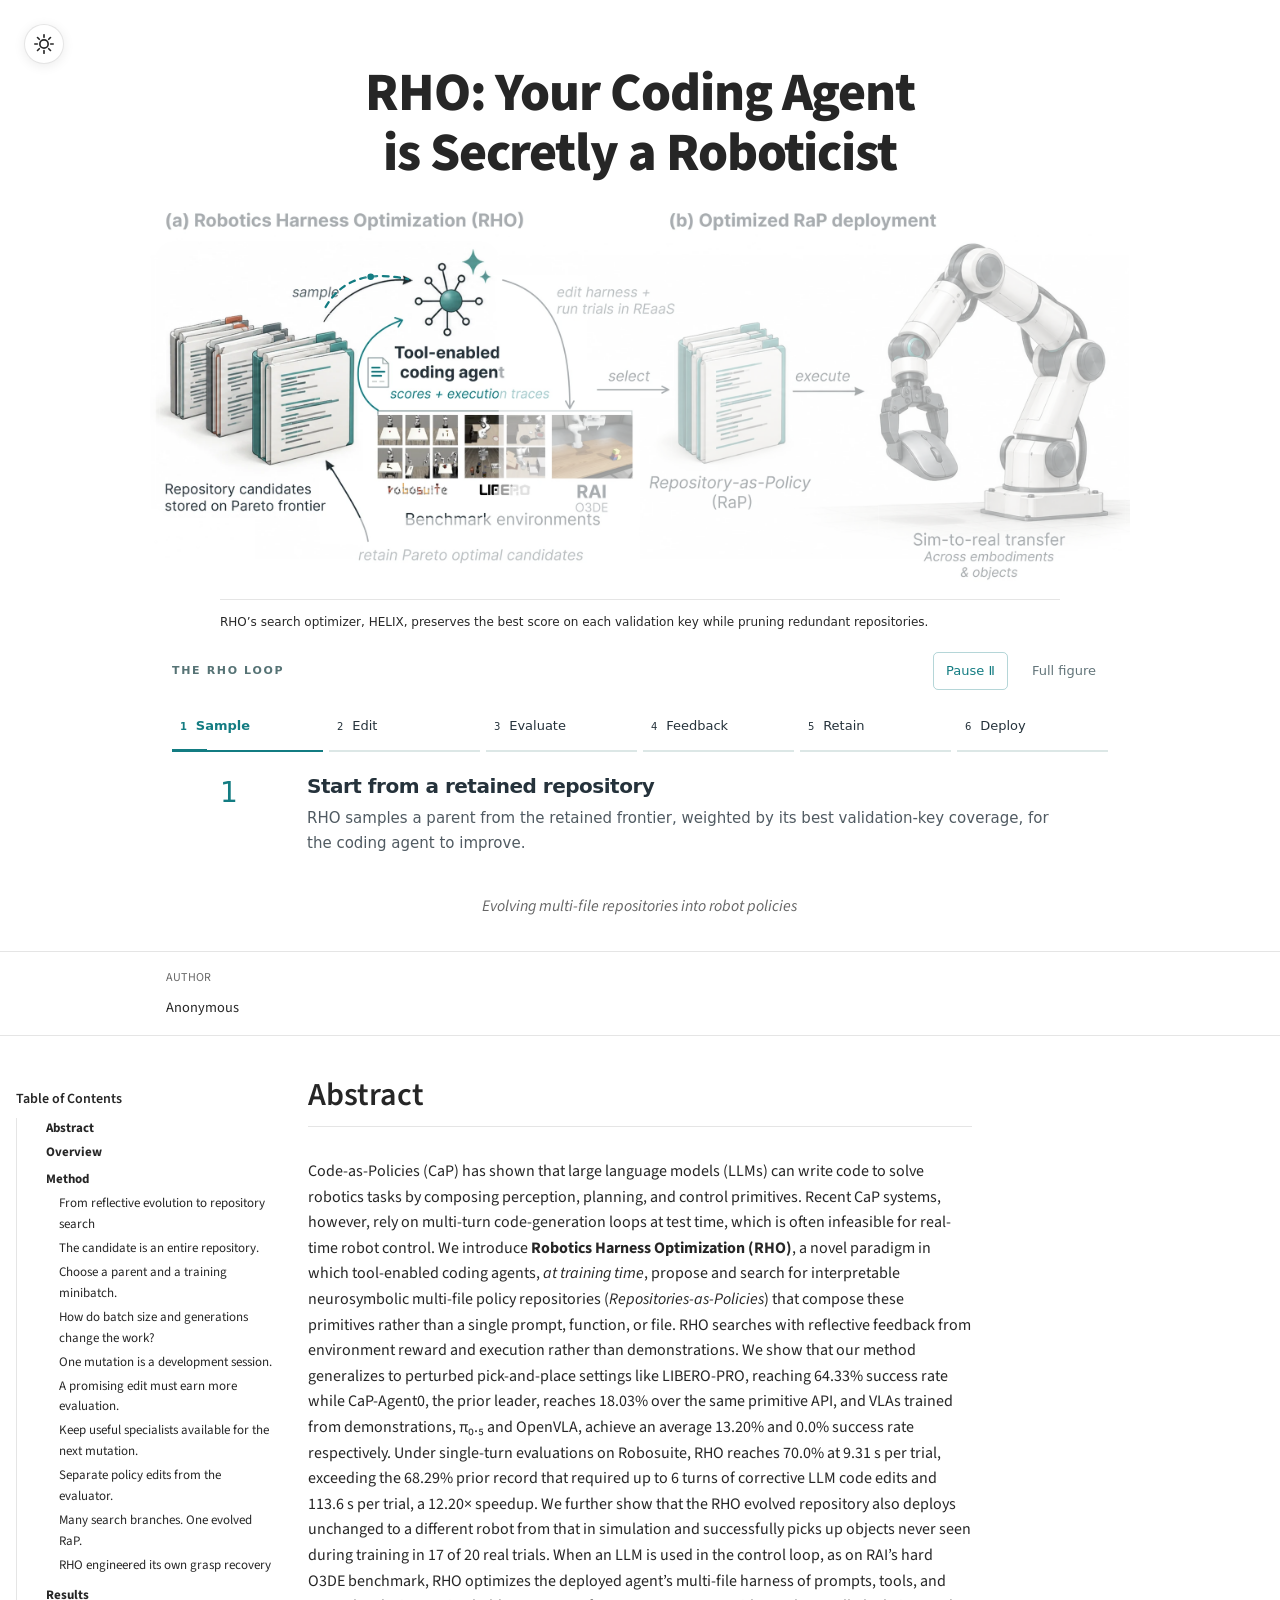
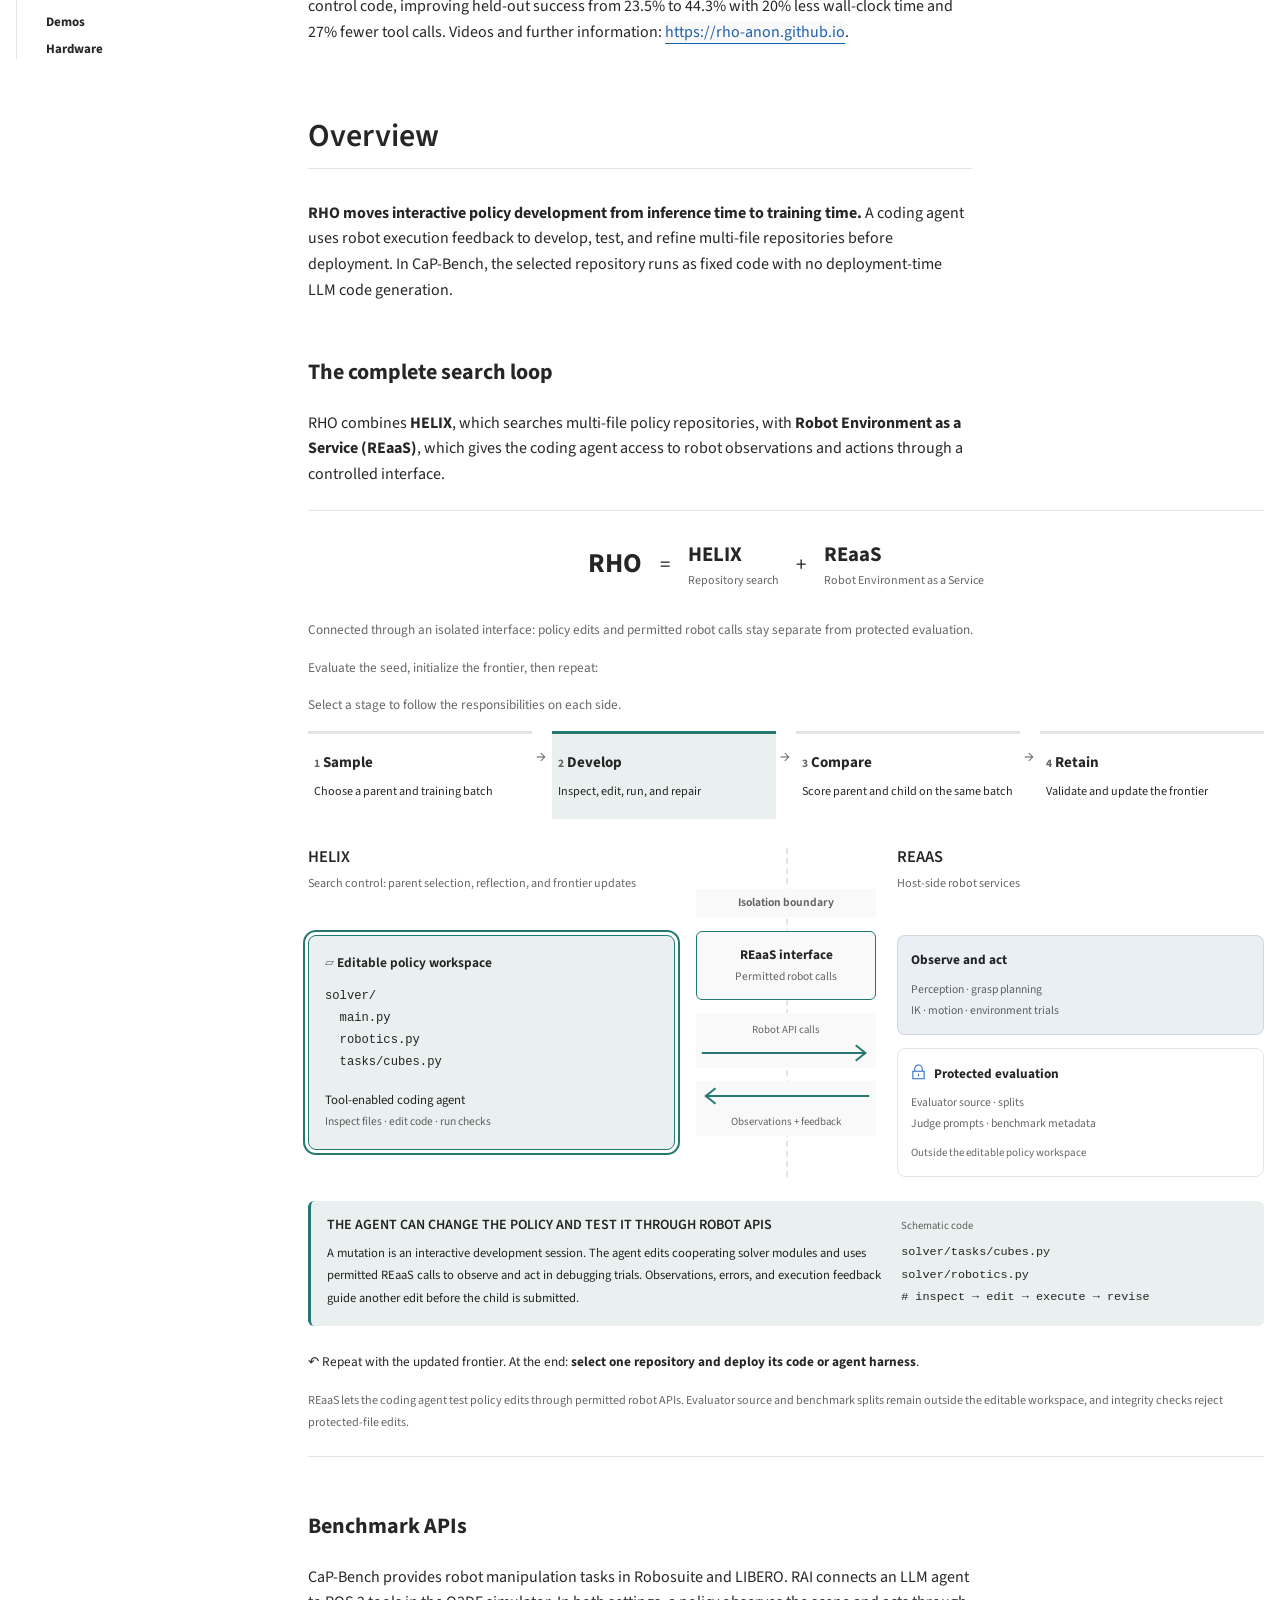
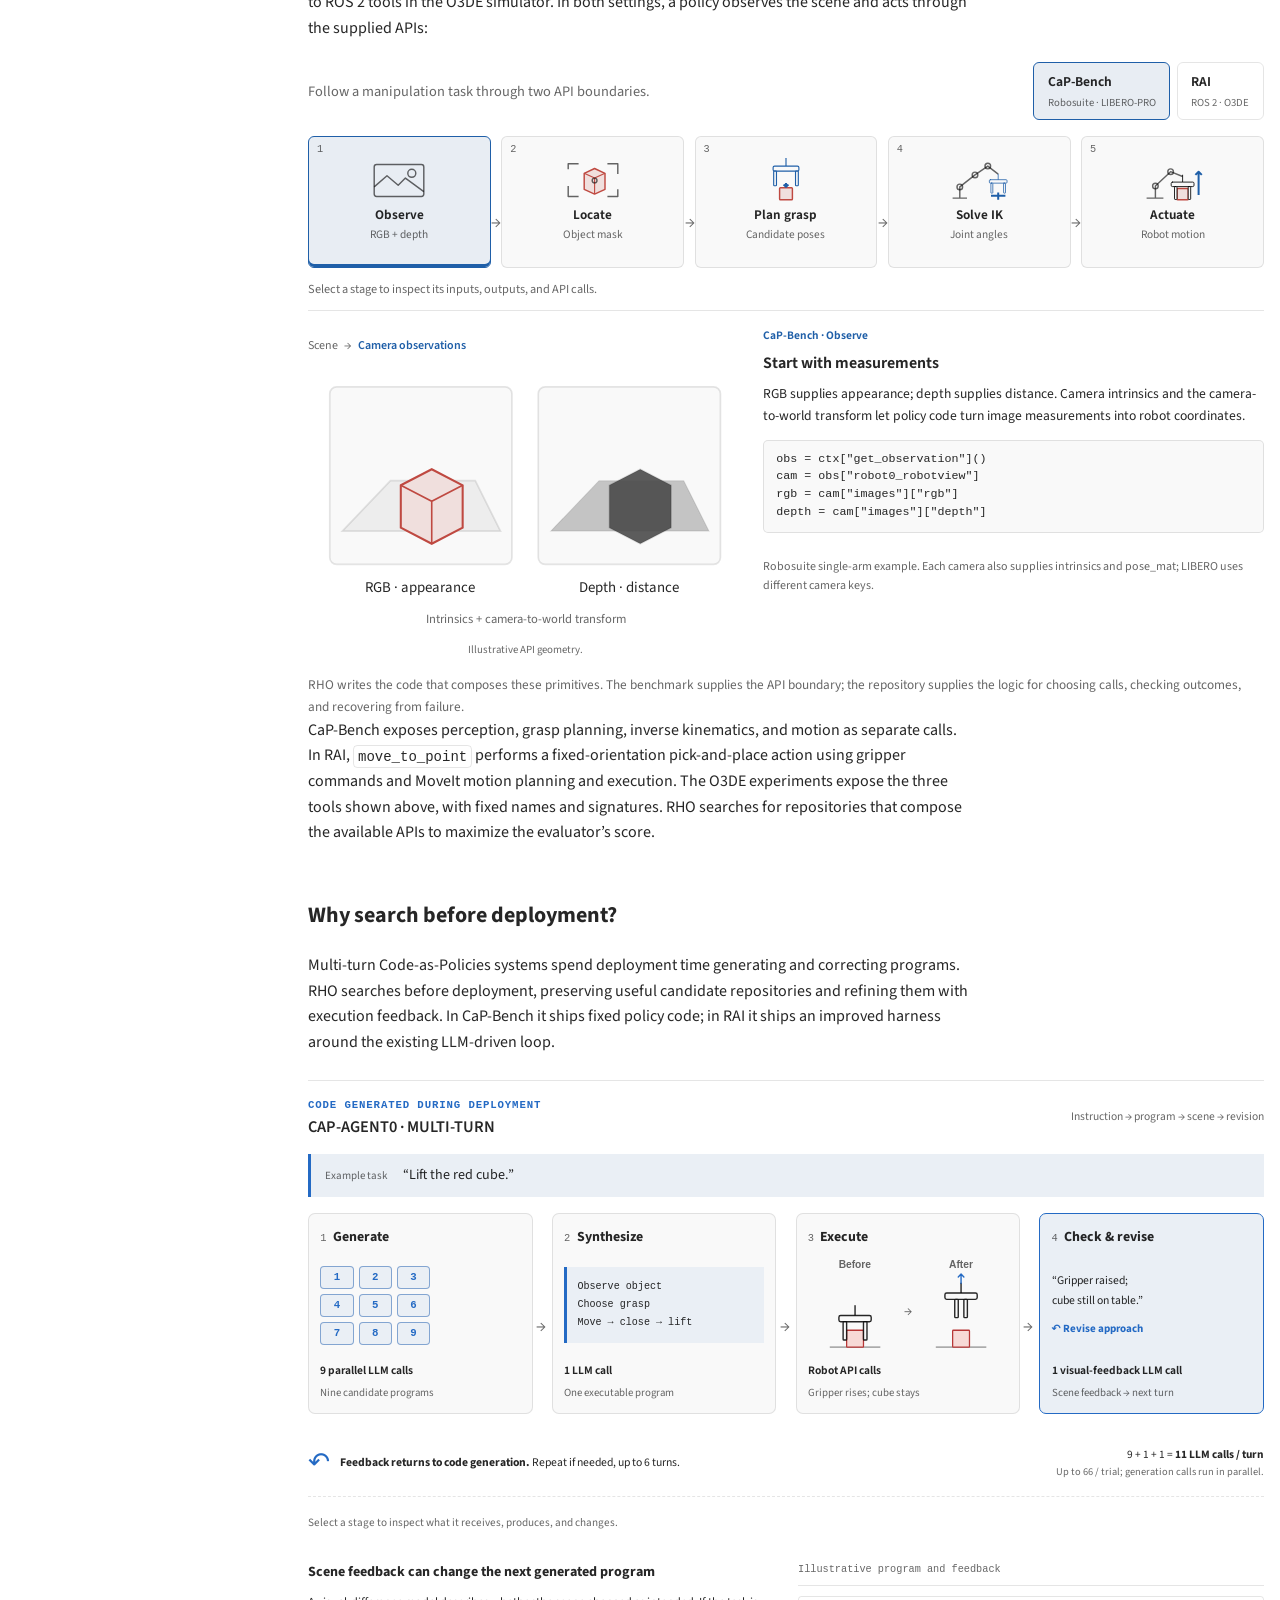
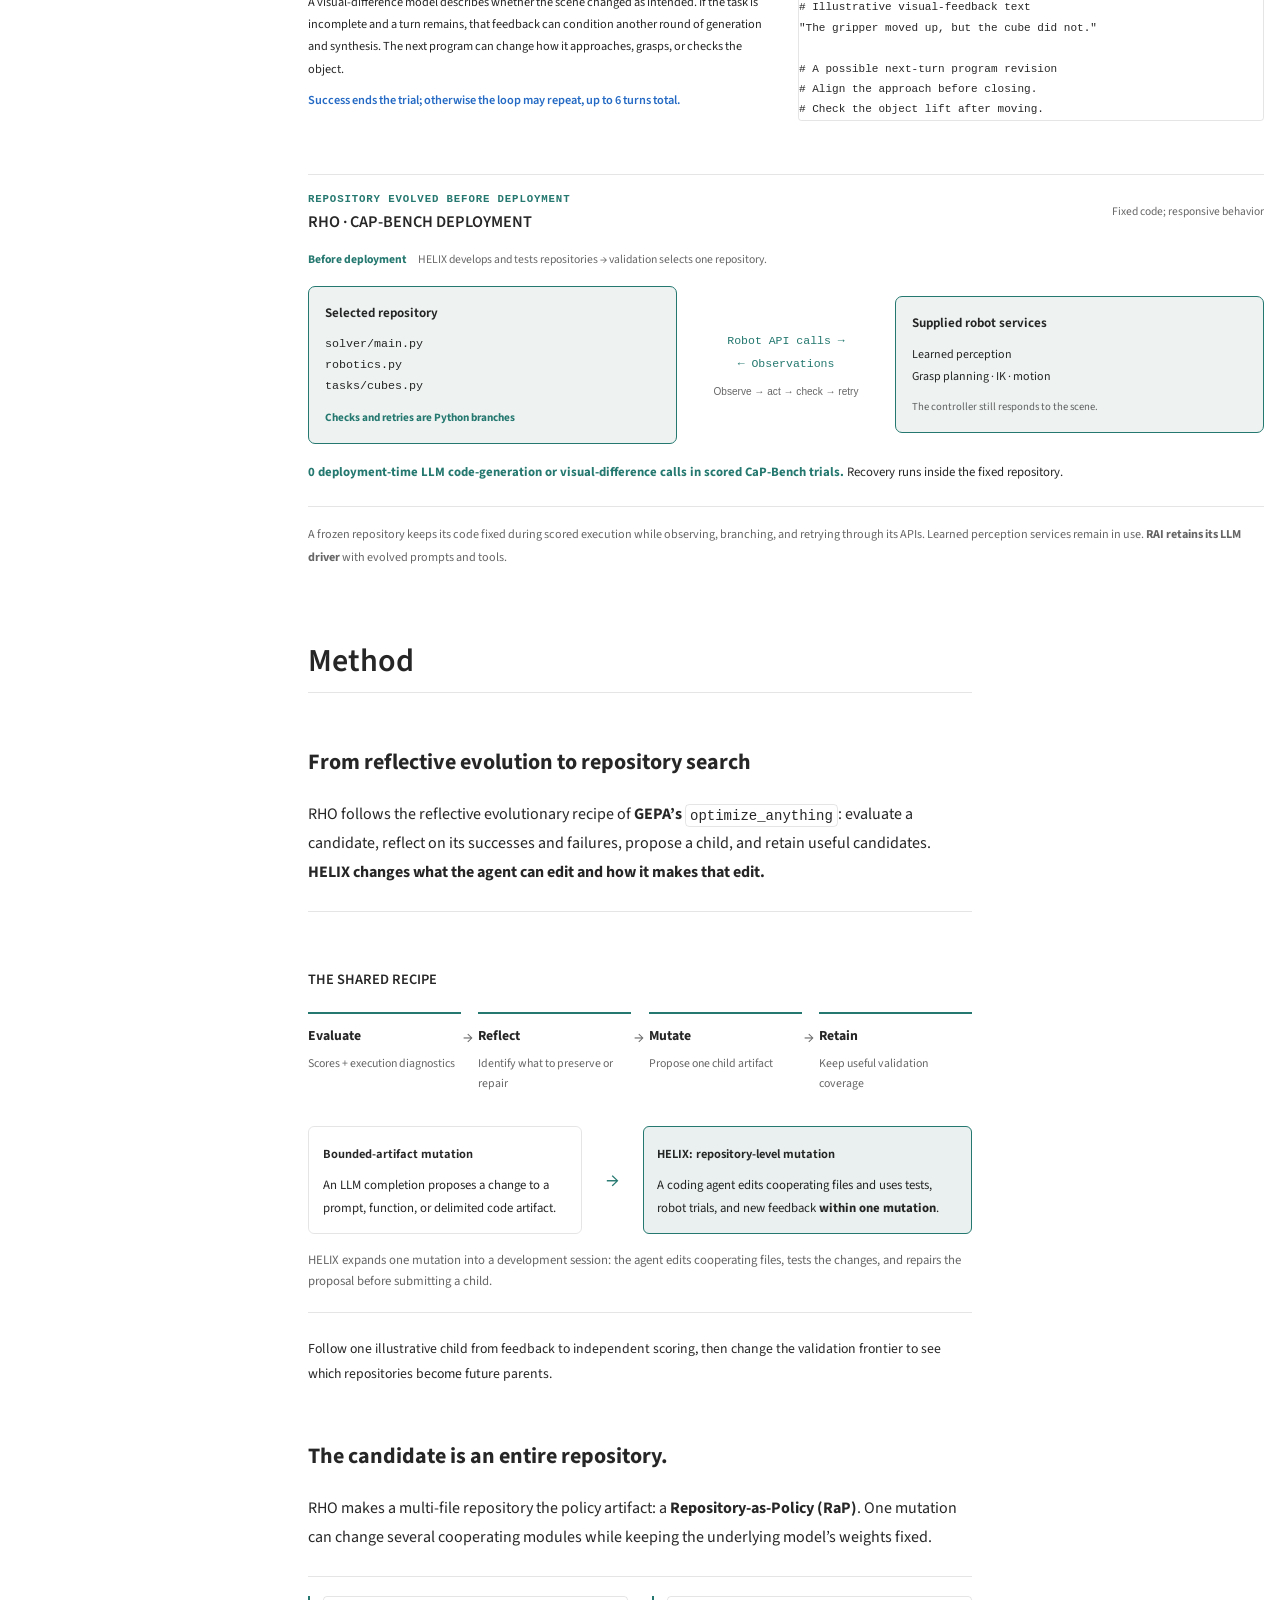
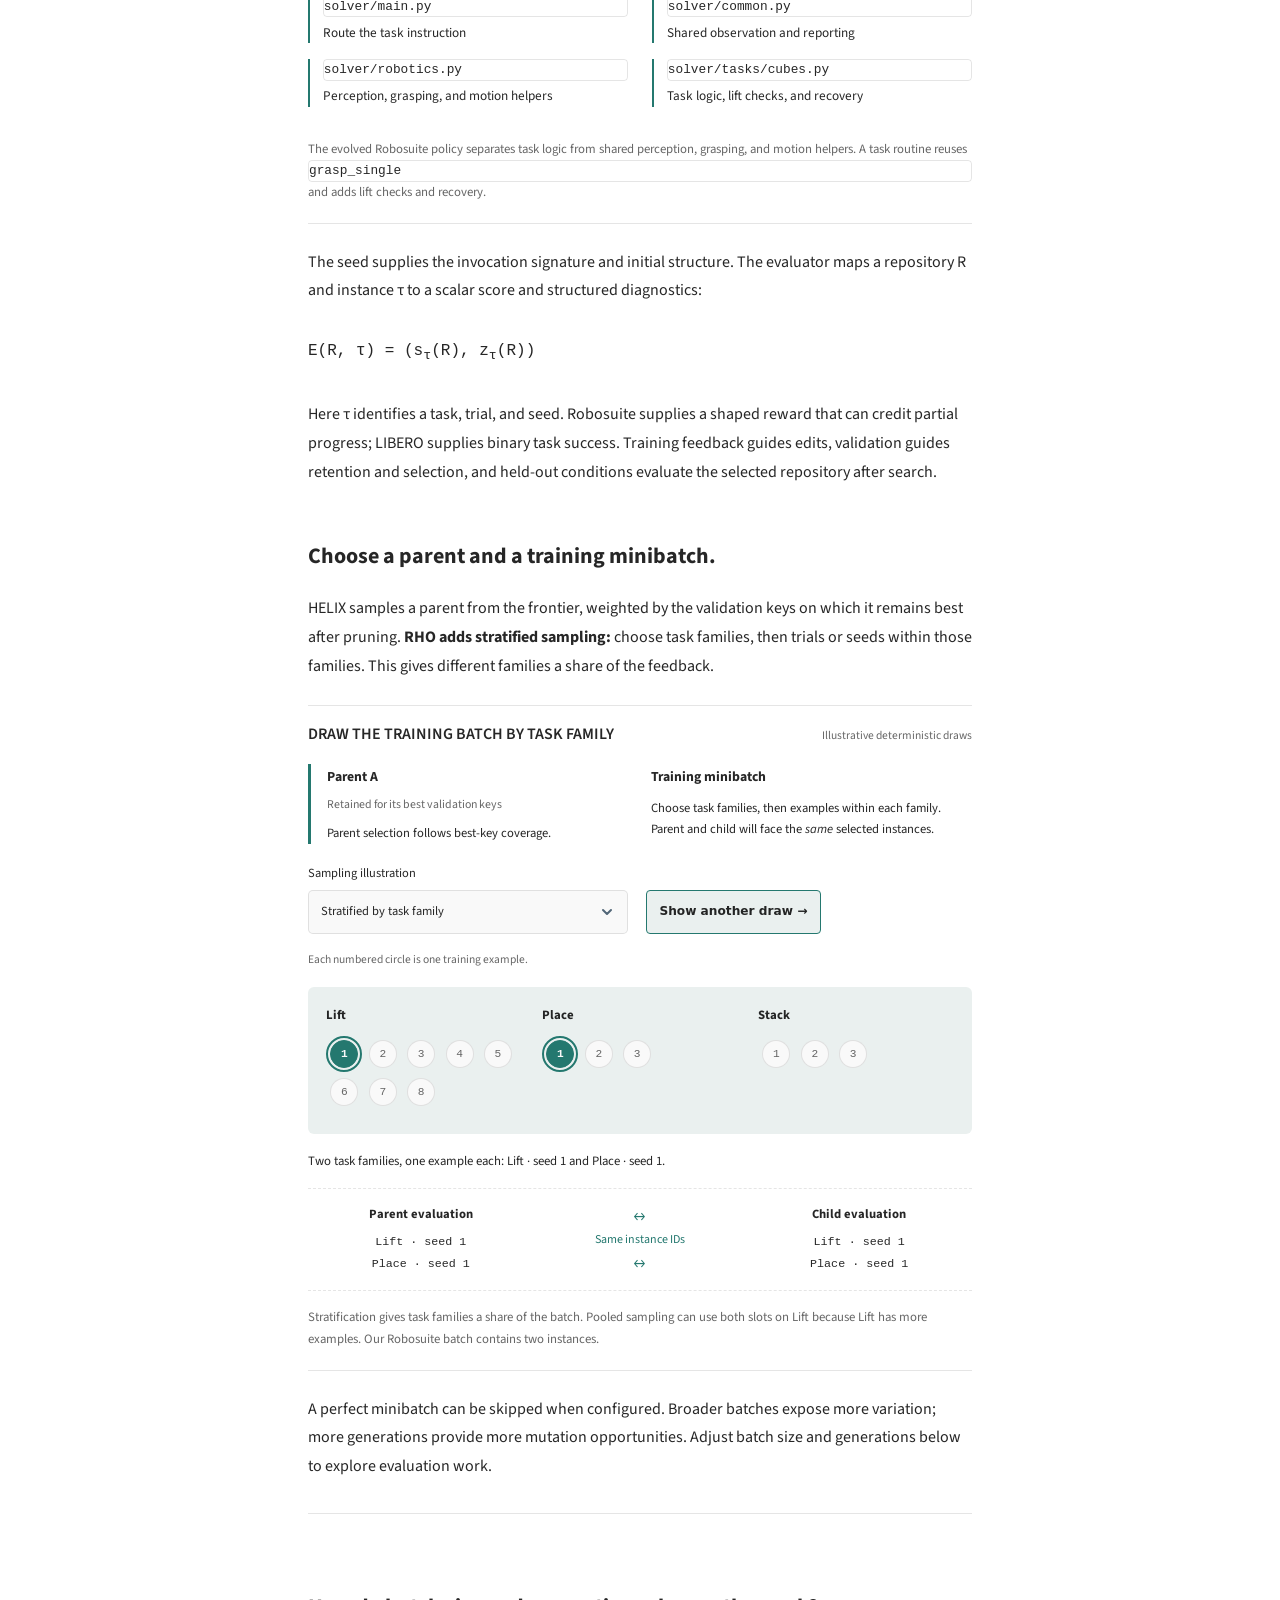
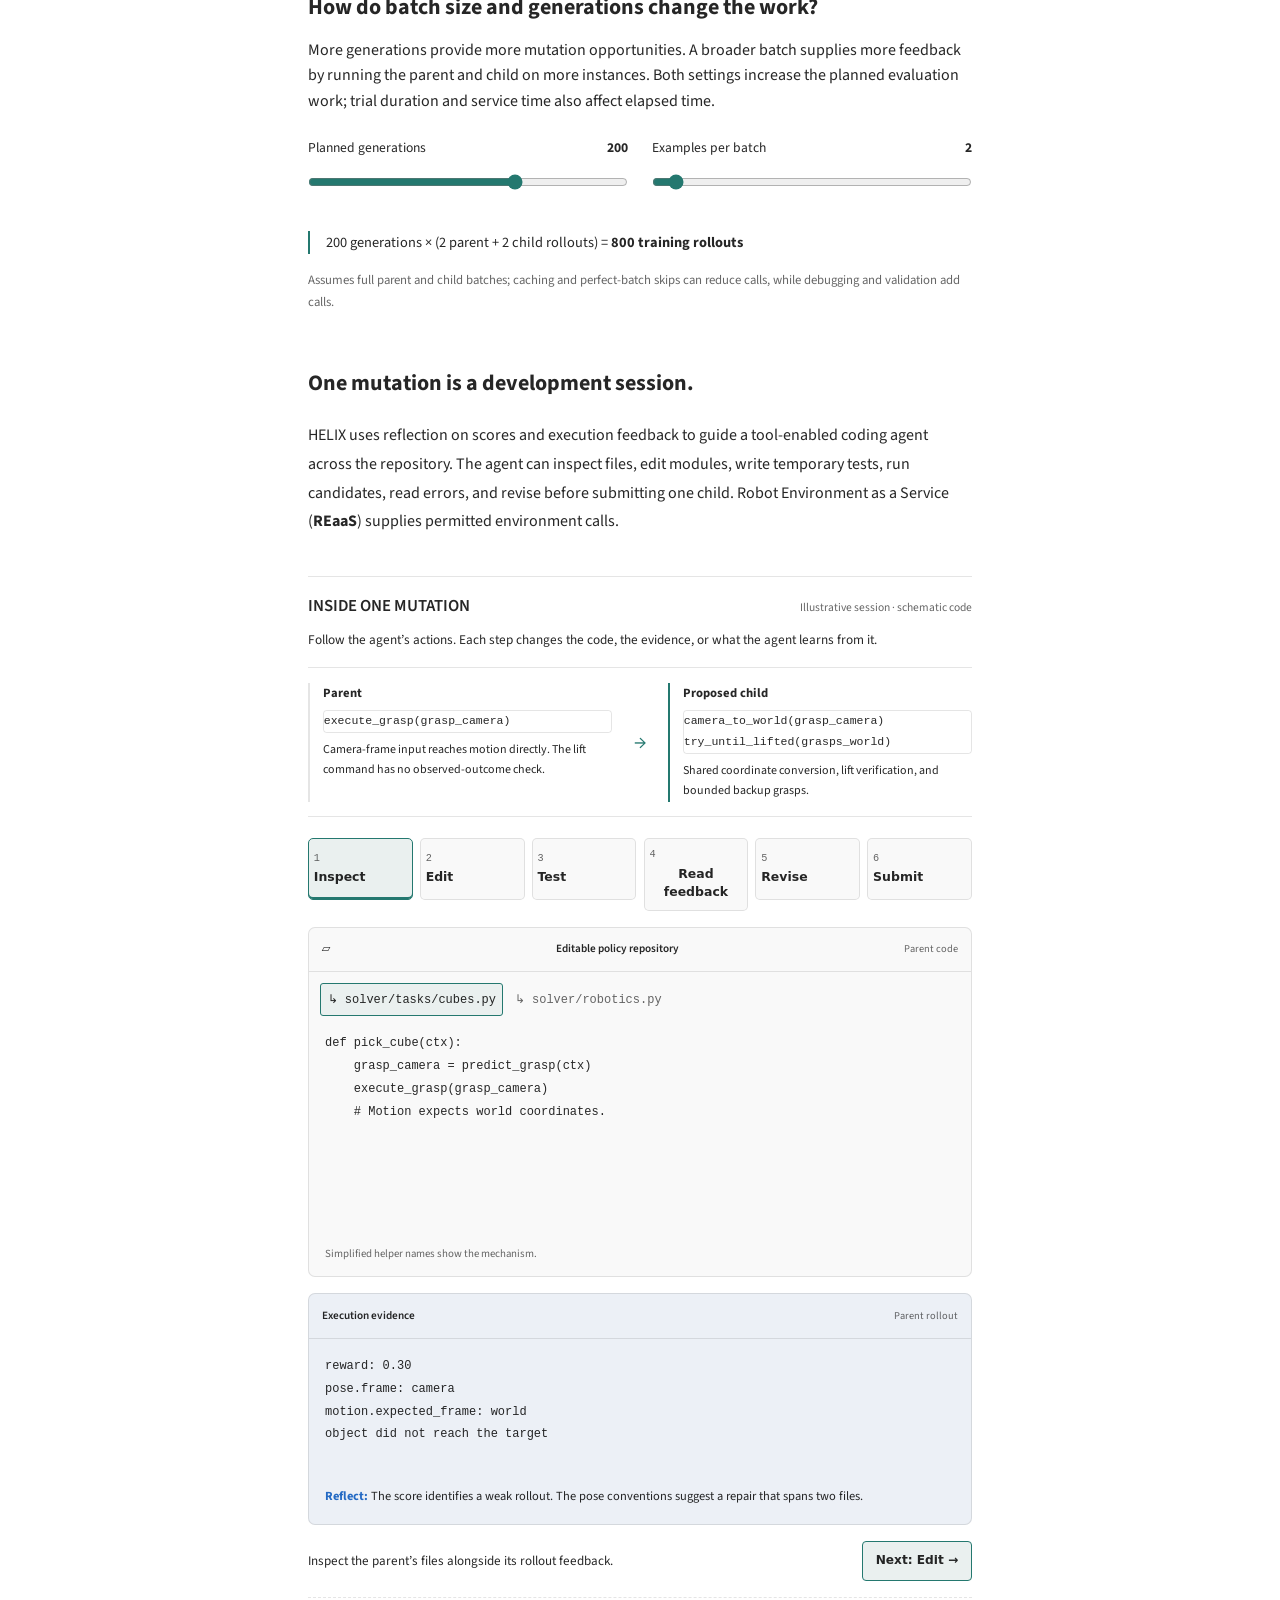
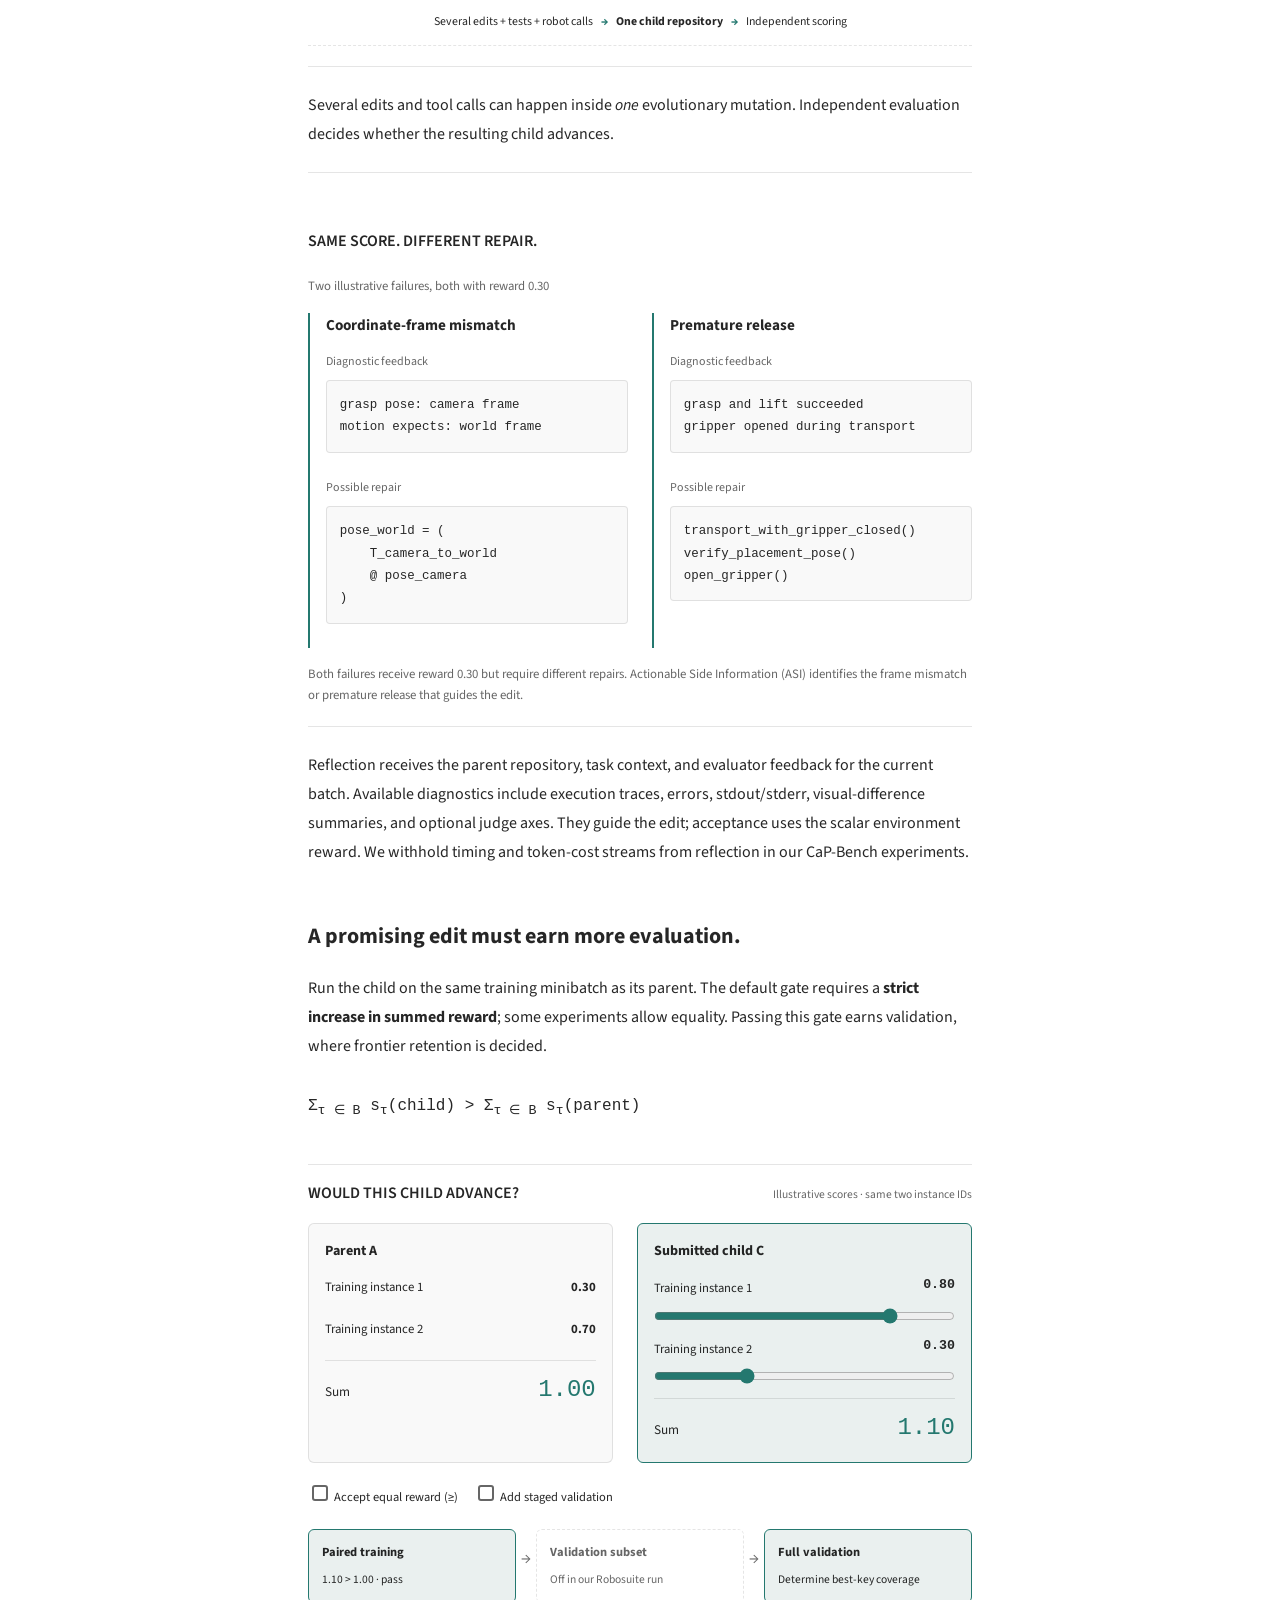
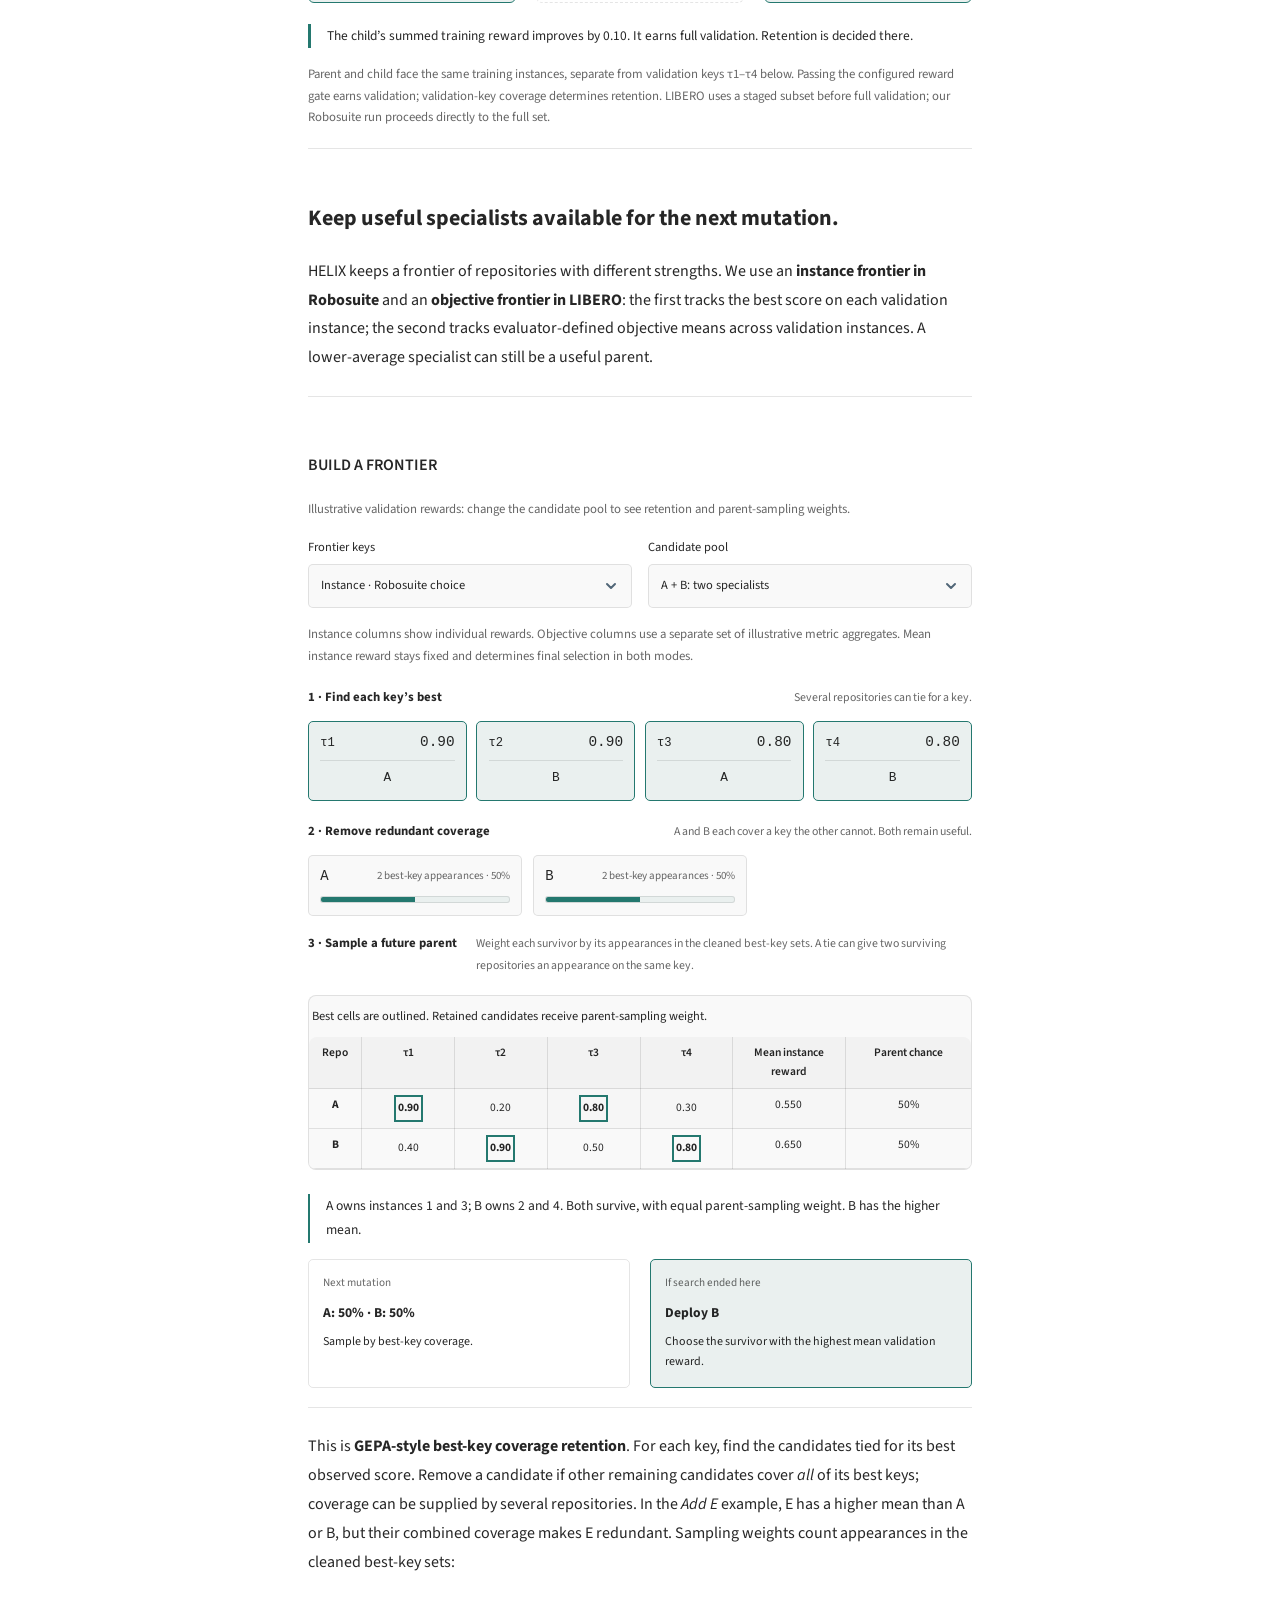
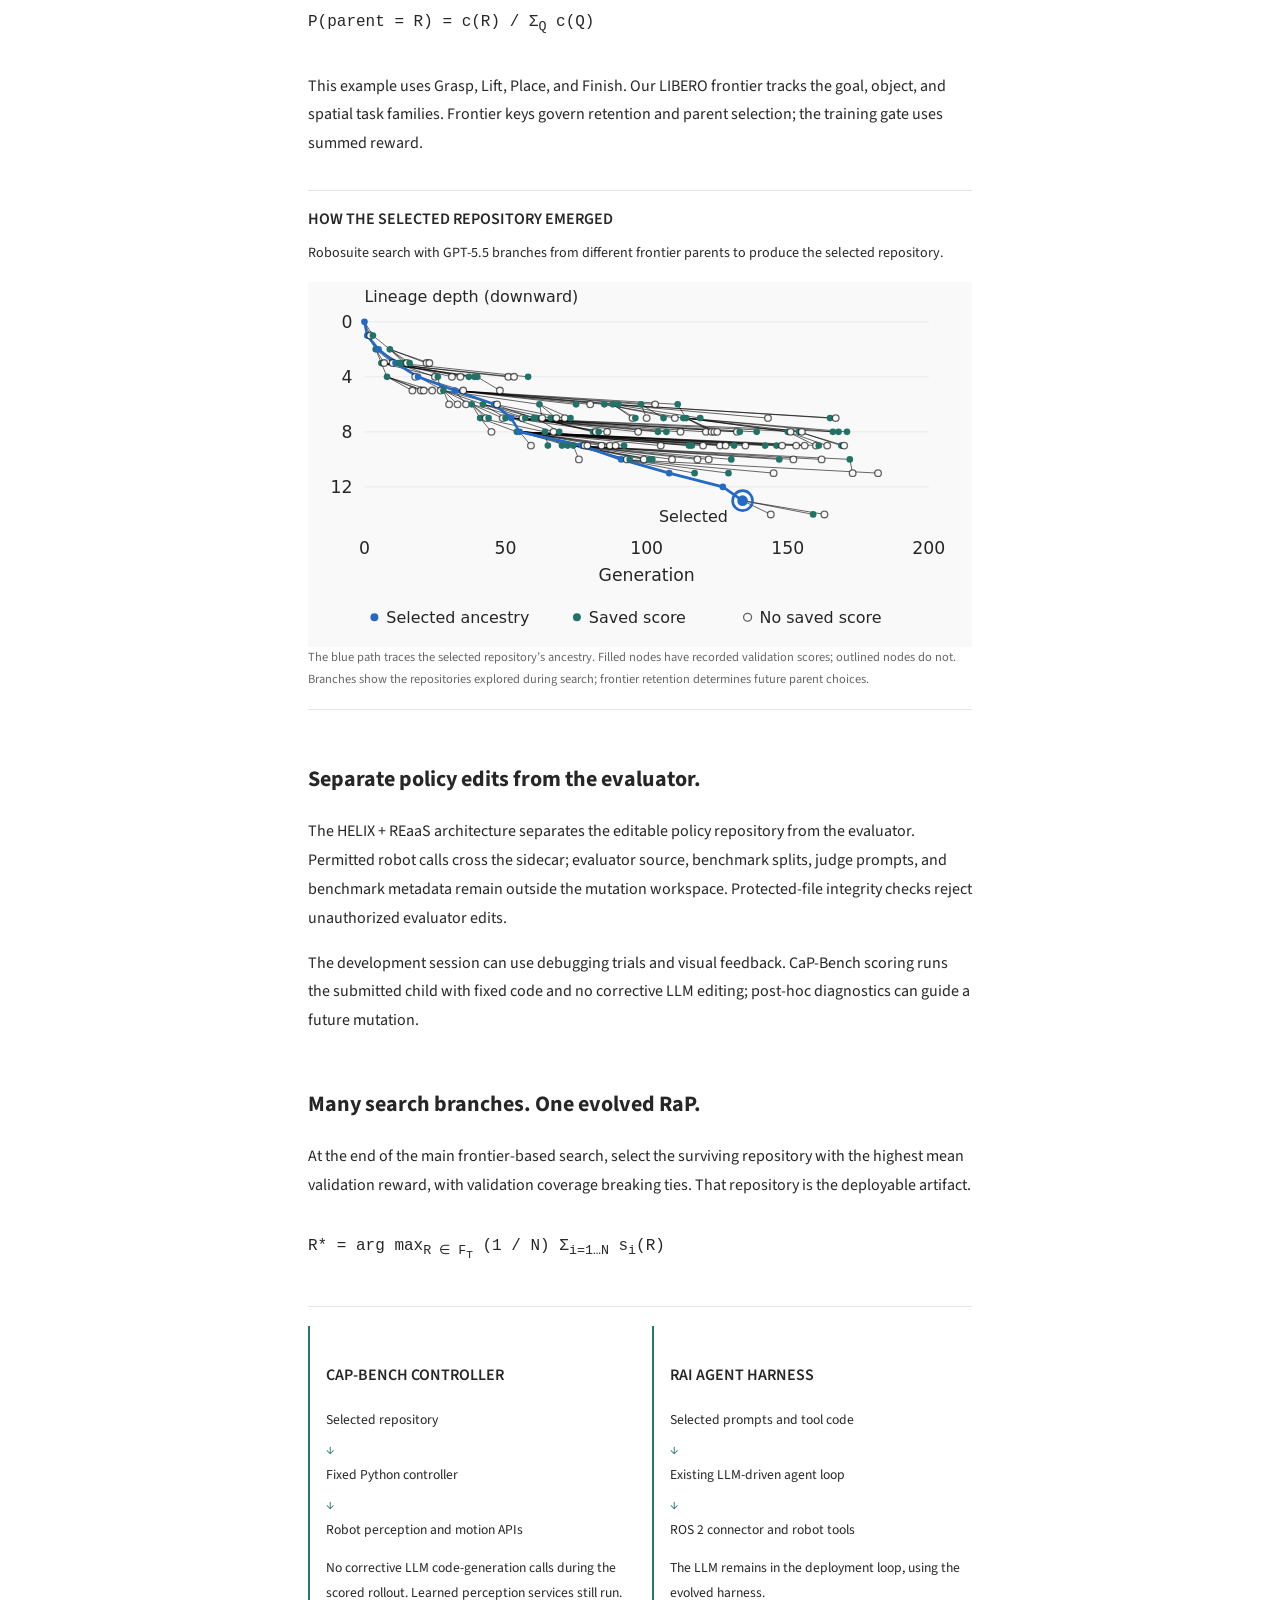
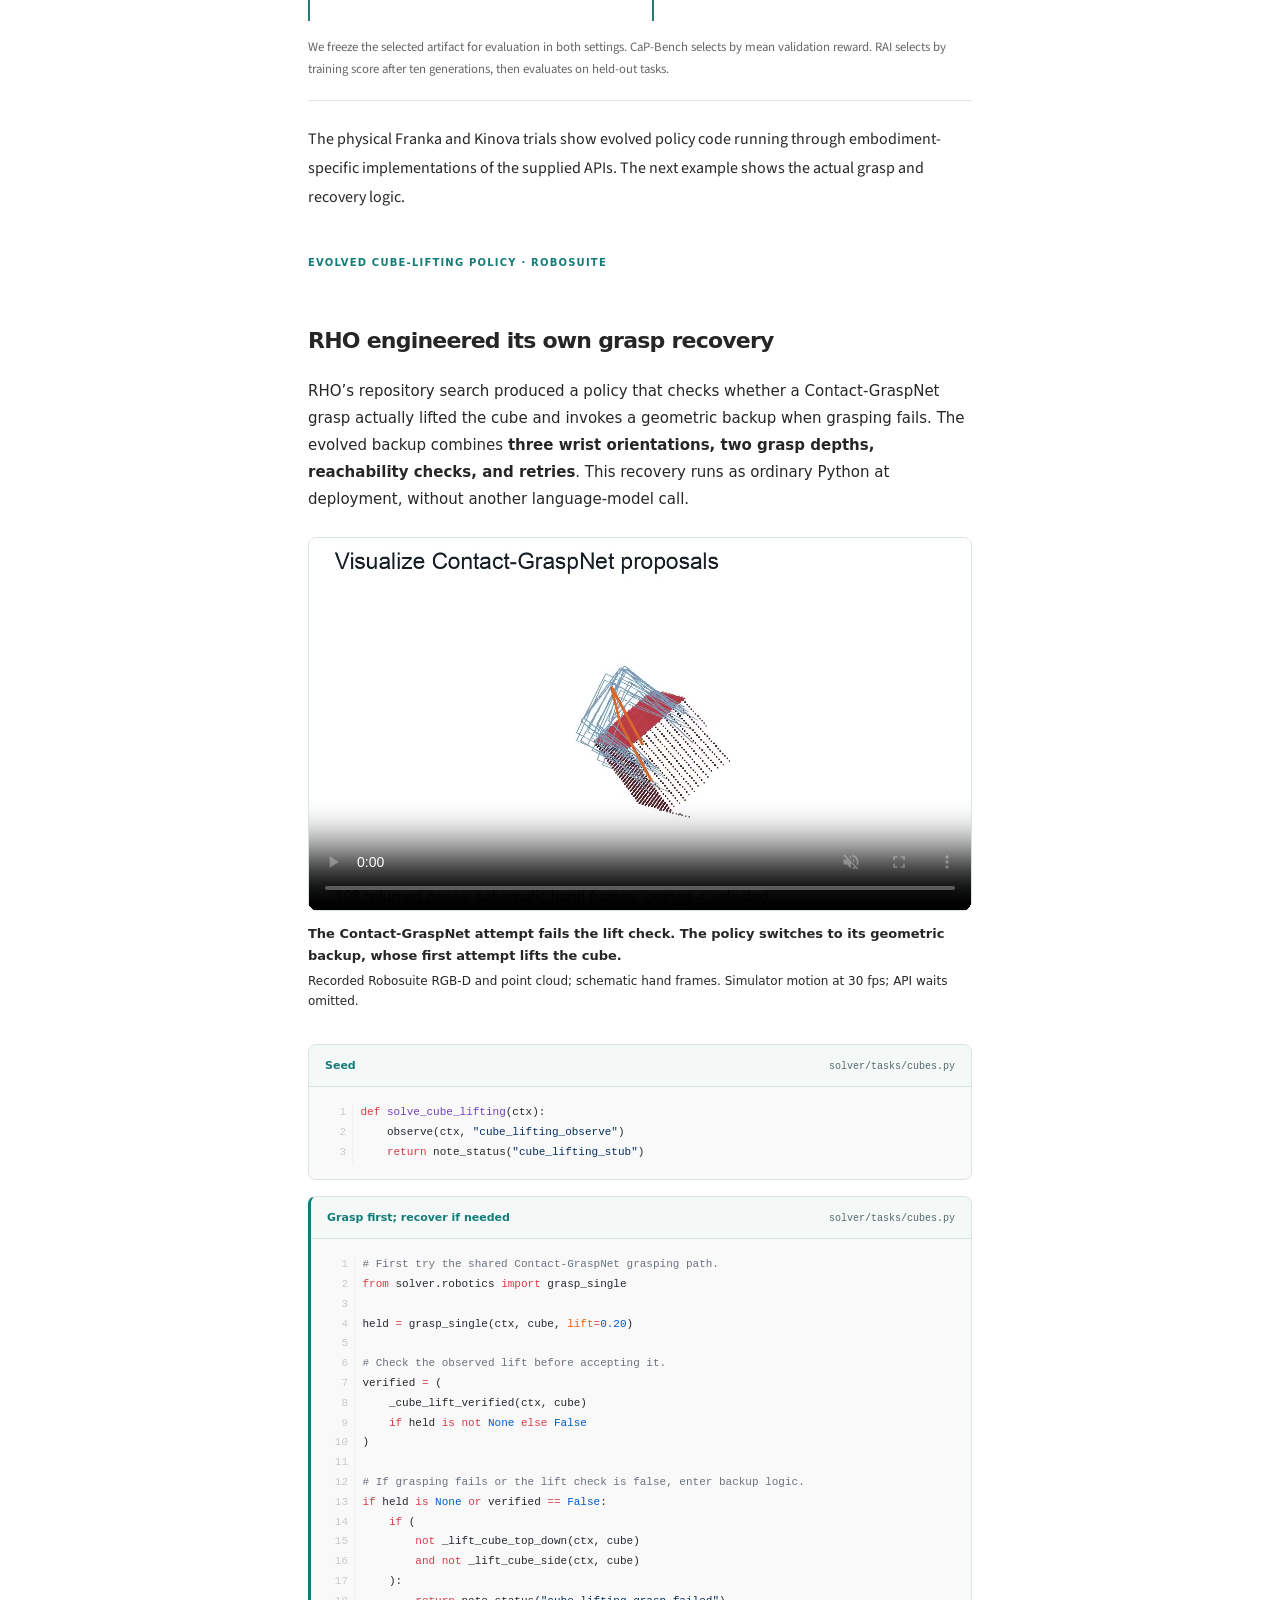
<file: index.html>
<!DOCTYPE html><html lang="en" data-theme="light" data-template="article" data-toc-auto-collapse="1"> <head><meta charset="utf-8"><meta name="viewport" content="width=device-width, initial-scale=1"><title>RHO: Your Coding Agent is Secretly a Roboticist</title><meta name="description" content="RHO searches multi-file robot policy repositories before deployment. Explore held-out generalization, deployment latency, real robot trials, and the cost of search."><link rel="canonical" href="https://rho-anon.github.io/"><meta property="og:type" content="article"><meta property="og:title" content="RHO: Your Coding Agent is Secretly a Roboticist"><meta property="og:description" content="RHO searches multi-file robot policy repositories before deployment. Explore held-out generalization, deployment latency, real robot trials, and the cost of search."><meta property="og:url" content="https://rho-anon.github.io/"><meta property="og:locale" content="en_US"><meta property="og:site_name" content="RHO: Your Coding Agent is Secretly a Roboticist"><meta property="og:image" content="https://rho-anon.github.io/rho-figure.webp?v=2eabdf1b29"><meta property="og:image:alt" content="RHO: Your Coding Agent is Secretly a Roboticist"><meta property="article:author" content="Anonymous"><meta name="twitter:card" content="summary_large_image"><meta name="twitter:title" content="RHO: Your Coding Agent is Secretly a Roboticist"><meta name="twitter:description" content="RHO searches multi-file robot policy repositories before deployment. Explore held-out generalization, deployment latency, real robot trials, and the cost of search."><meta name="twitter:image" content="https://rho-anon.github.io/rho-figure.webp?v=2eabdf1b29"><meta name="twitter:image:alt" content="RHO: Your Coding Agent is Secretly a Roboticist"><script type="application/ld+json">{"@context":"https://schema.org","@type":"Article","headline":"RHO: Your Coding Agent is Secretly a Roboticist","description":"RHO searches multi-file robot policy repositories before deployment. Explore held-out generalization, deployment latency, real robot trials, and the cost of search.","author":[{"@type":"Person","name":"Anonymous"}],"publisher":{"@type":"Organization","name":"Anonymous authors"},"keywords":"robotics","mainEntityOfPage":"https://rho-anon.github.io/","image":["https://rho-anon.github.io/rho-figure.webp?v=2eabdf1b29"]}</script><script>
      (() => {
        try {
          const saved = localStorage.getItem("theme");
          const prefersDark =
            window.matchMedia &&
            window.matchMedia("(prefers-color-scheme: dark)").matches;
          const theme = saved || (prefersDark ? "dark" : "light");
          document.documentElement.setAttribute("data-theme", theme);
        } catch {}
      })();
    </script><script>
      // Debounce all ResizeObserver callbacks to prevent layout thrashing
      // during window resize (10+ D3 embeds re-render simultaneously otherwise)
      (() => {
        const _RO = window.ResizeObserver;
        if (!_RO) return;
        const DEBOUNCE_MS = 100;
        window.ResizeObserver = class {
          constructor(cb) {
            this._timer = null;
            this._ro = new _RO((entries, observer) => {
              clearTimeout(this._timer);
              this._timer = setTimeout(() => {
                requestAnimationFrame(() => cb(entries, observer));
              }, DEBOUNCE_MS);
            });
          }
          observe(el, opts) { this._ro.observe(el, opts); }
          unobserve(el) { this._ro.unobserve(el); }
          disconnect() { this._ro.disconnect(); clearTimeout(this._timer); }
        };
      })();
    </script><script type="module" src="/scripts/color-palettes.js"></script><link rel="stylesheet" href="/_astro/index.Bowhe9tt.css"><script type="module" src="/_astro/hoisted.zmvpUle0.js"></script>
<script type="module" src="/_astro/page.DyOpxeYA.js"></script></head> <body> <button id="theme-toggle" aria-label="Toggle color theme" data-astro-cid-x3pjskd3> <span class="icon-wrapper" data-astro-cid-x3pjskd3> <svg class="icon icon--sun" width="20" height="20" viewBox="0 0 24 24" aria-hidden="true" focusable="false" fill="none" stroke="currentColor" stroke-width="2" stroke-linecap="round" stroke-linejoin="round" data-astro-cid-x3pjskd3> <circle cx="12" cy="12" r="5" data-astro-cid-x3pjskd3></circle> <line x1="12" y1="1" x2="12" y2="4" data-astro-cid-x3pjskd3></line> <line x1="12" y1="20" x2="12" y2="23" data-astro-cid-x3pjskd3></line> <line x1="1" y1="12" x2="4" y2="12" data-astro-cid-x3pjskd3></line> <line x1="20" y1="12" x2="23" y2="12" data-astro-cid-x3pjskd3></line> <line x1="4.22" y1="4.22" x2="6.34" y2="6.34" data-astro-cid-x3pjskd3></line> <line x1="17.66" y1="17.66" x2="19.78" y2="19.78" data-astro-cid-x3pjskd3></line> <line x1="4.22" y1="19.78" x2="6.34" y2="17.66" data-astro-cid-x3pjskd3></line> <line x1="17.66" y1="6.34" x2="19.78" y2="4.22" data-astro-cid-x3pjskd3></line> </svg> <svg class="icon icon--moon" style="opacity:0" width="20" height="20" viewBox="0 0 24 24" aria-hidden="true" focusable="false" fill="none" stroke="currentColor" stroke-width="2" stroke-linecap="round" stroke-linejoin="round" data-astro-cid-x3pjskd3> <path d="M21 12.79A9 9 0 1 1 11.21 3 7 7 0 0 0 21 12.79z" data-astro-cid-x3pjskd3></path> </svg> </span>  </button>  <section class="hero" data-astro-cid-uzw5or4x> <h1 class="hero-title" data-astro-cid-uzw5or4x>RHO: Your Coding Agent is Secretly a Roboticist</h1> <div class="hero-banner" data-astro-cid-uzw5or4x> <rho-walkthrough aria-label="How Robotics Harness Optimization works" data-astro-cid-zdsvjcfn> <div class="walk-stage" data-astro-cid-zdsvjcfn> <div class="walk-canvas" data-astro-cid-zdsvjcfn> <img src="/rho-figure.webp" width="2400" height="920" fetchpriority="high" alt="RHO: a coding agent samples and edits repository candidates, evaluates them in Robosuite, LIBERO and RAI, uses scores and execution traces, preserves useful validation-key coverage, and deploys a selected Repository-as-Policy on robots." data-astro-cid-zdsvjcfn> <svg width="0" height="0" aria-hidden="true" style="position:absolute" data-astro-cid-zdsvjcfn><defs data-astro-cid-zdsvjcfn><mask id="rho-base-cutouts" maskUnits="objectBoundingBox" maskContentUnits="objectBoundingBox" data-astro-cid-zdsvjcfn><rect width="1" height="1" fill="white" data-astro-cid-zdsvjcfn></rect><rect x=".01" y=".27826" width=".19833" height=".44348" fill="black" data-astro-cid-zdsvjcfn></rect><rect x=".26667" y=".08478" width=".0825" height=".26304" fill="black" data-astro-cid-zdsvjcfn></rect><rect x=".23167" y=".54783" width=".0825" height=".16957" fill="black" data-astro-cid-zdsvjcfn></rect><rect x=".32083" y=".54783" width=".0825" height=".16957" fill="black" data-astro-cid-zdsvjcfn></rect><rect x=".41" y=".54783" width=".0825" height=".16957" fill="black" data-astro-cid-zdsvjcfn></rect><rect x=".5325" y=".28261" width=".12333" height=".40652" fill="black" data-astro-cid-zdsvjcfn></rect><rect x=".74333" y=".06522" width=".2525" height=".8" fill="black" data-astro-cid-zdsvjcfn></rect></mask></defs></svg> <svg class="walk-parts" viewBox="0 0 1200 460" aria-hidden="true" data-astro-cid-zdsvjcfn> <g class="part part-repos" data-astro-cid-zdsvjcfn><svg x="12" y="128" width="238" height="204" overflow="hidden" data-astro-cid-zdsvjcfn><image href="/rho-figure.webp" x="-12" y="-128" width="1200" height="460" data-astro-cid-zdsvjcfn></image></svg></g> <g class="part part-agent" data-astro-cid-zdsvjcfn><svg x="320" y="39" width="99" height="121" overflow="hidden" data-astro-cid-zdsvjcfn><image href="/rho-figure.webp" x="-320" y="-39" width="1200" height="460" data-astro-cid-zdsvjcfn></image></svg></g> <g class="part part-bench bench-one" data-astro-cid-zdsvjcfn><svg x="278" y="252" width="99" height="78" overflow="hidden" data-astro-cid-zdsvjcfn><image href="/rho-figure.webp" x="-278" y="-252" width="1200" height="460" data-astro-cid-zdsvjcfn></image></svg></g> <g class="part part-bench bench-two" data-astro-cid-zdsvjcfn><svg x="385" y="252" width="99" height="78" overflow="hidden" data-astro-cid-zdsvjcfn><image href="/rho-figure.webp" x="-385" y="-252" width="1200" height="460" data-astro-cid-zdsvjcfn></image></svg></g> <g class="part part-bench bench-three" data-astro-cid-zdsvjcfn><svg x="492" y="252" width="99" height="78" overflow="hidden" data-astro-cid-zdsvjcfn><image href="/rho-figure.webp" x="-492" y="-252" width="1200" height="460" data-astro-cid-zdsvjcfn></image></svg></g> <g class="part part-policy" data-astro-cid-zdsvjcfn><svg x="639" y="130" width="148" height="187" overflow="hidden" data-astro-cid-zdsvjcfn><image href="/rho-figure.webp" x="-639" y="-130" width="1200" height="460" data-astro-cid-zdsvjcfn></image></svg></g> <g class="part part-robot" data-astro-cid-zdsvjcfn><svg x="892" y="30" width="303" height="368" overflow="hidden" data-astro-cid-zdsvjcfn><image href="/rho-figure.webp" x="-892" y="-30" width="1200" height="460" data-astro-cid-zdsvjcfn></image></svg></g> <g class="travelling-repo" data-astro-cid-zdsvjcfn><rect width="27" height="33" rx="3" fill="#fff" stroke="#137c82" stroke-width="1.5" data-astro-cid-zdsvjcfn></rect><path d="M5 9h16M5 14h12M5 19h16M5 24h8" stroke="#137c82" stroke-width="1.5" data-astro-cid-zdsvjcfn></path></g> <g class="agent-rings" fill="none" stroke="#137c82" data-astro-cid-zdsvjcfn><circle cx="369" cy="111" r="23" data-astro-cid-zdsvjcfn></circle><circle cx="369" cy="111" r="32" data-astro-cid-zdsvjcfn></circle></g> <g class="trial-meters" fill="#137c82" data-astro-cid-zdsvjcfn><rect x="278" y="326" width="99" height="4" data-astro-cid-zdsvjcfn></rect><rect x="385" y="326" width="99" height="4" data-astro-cid-zdsvjcfn></rect><rect x="492" y="326" width="99" height="4" data-astro-cid-zdsvjcfn></rect></g> </svg> <svg class="walk-overlay" viewBox="0 0 1200 460" aria-hidden="true" data-astro-cid-zdsvjcfn> <defs data-astro-cid-zdsvjcfn><mask id="rho-focus-mask" data-astro-cid-zdsvjcfn><rect width="1200" height="460" fill="white" data-astro-cid-zdsvjcfn></rect><rect class="focus-window" x="0" y="0" width="1200" height="460" rx="22" fill="black" data-astro-cid-zdsvjcfn></rect></mask></defs> <path class="walk-mobile-cover" d="M638 135H1200V460H605V315H638Z" fill="white" data-astro-cid-zdsvjcfn></path> <rect width="1200" height="460" fill="white" opacity=".6" mask="url(#rho-focus-mask)" data-astro-cid-zdsvjcfn></rect> <path class="walk-flow" d="M215 120 C240 77 282 79 316 86" data-astro-cid-zdsvjcfn></path> <circle class="walk-packet" r="4" fill="#137c82" data-astro-cid-zdsvjcfn></circle> </svg> </div> </div> <div class="kinova-stage" hidden data-astro-cid-zdsvjcfn> <div class="kinova-heading" data-astro-cid-zdsvjcfn><strong data-astro-cid-zdsvjcfn>Kinova Gen3 + Franka</strong><span data-astro-cid-zdsvjcfn>Illustrative animation · drag to orbit</span></div> <iframe title="Franka and Kinova Gen3 articulated motion: illustrative animation" data-src="/kinova/index.html?initialCameraPosition=0,-2.6,1.3&initialCameraLookAt=0,0,0.45&initialCameraUp=0,0,1&initialCameraFov=0.55" loading="lazy" referrerpolicy="no-referrer" data-astro-cid-zdsvjcfn></iframe> </div> <p class="frontier-caption" data-astro-cid-zdsvjcfn>RHO’s search optimizer, HELIX, preserves the best score on each validation key while pruning redundant repositories.</p> <div class="walk-controls" hidden data-astro-cid-zdsvjcfn> <div class="walk-toolbar" data-astro-cid-zdsvjcfn><span class="walk-eyebrow" data-astro-cid-zdsvjcfn>THE RHO LOOP</span><div class="walk-actions" data-astro-cid-zdsvjcfn><button type="button" class="play" aria-label="Play walkthrough" data-astro-cid-zdsvjcfn>Play walkthrough <span aria-hidden="true" data-astro-cid-zdsvjcfn>▷</span></button><button type="button" class="overview" aria-pressed="true" data-astro-cid-zdsvjcfn>Full figure</button></div></div> <div class="walk-steps" role="group" aria-label="Walkthrough steps" data-astro-cid-zdsvjcfn> <button type="button" data-step="0" aria-pressed="false" data-astro-cid-zdsvjcfn><span class="step-number" data-astro-cid-zdsvjcfn>1</span><span data-astro-cid-zdsvjcfn>Sample</span><i aria-hidden="true" data-astro-cid-zdsvjcfn></i></button><button type="button" data-step="1" aria-pressed="false" data-astro-cid-zdsvjcfn><span class="step-number" data-astro-cid-zdsvjcfn>2</span><span data-astro-cid-zdsvjcfn>Edit</span><i aria-hidden="true" data-astro-cid-zdsvjcfn></i></button><button type="button" data-step="2" aria-pressed="false" data-astro-cid-zdsvjcfn><span class="step-number" data-astro-cid-zdsvjcfn>3</span><span data-astro-cid-zdsvjcfn>Evaluate</span><i aria-hidden="true" data-astro-cid-zdsvjcfn></i></button><button type="button" data-step="3" aria-pressed="false" data-astro-cid-zdsvjcfn><span class="step-number" data-astro-cid-zdsvjcfn>4</span><span data-astro-cid-zdsvjcfn>Feedback</span><i aria-hidden="true" data-astro-cid-zdsvjcfn></i></button><button type="button" data-step="4" aria-pressed="false" data-astro-cid-zdsvjcfn><span class="step-number" data-astro-cid-zdsvjcfn>5</span><span data-astro-cid-zdsvjcfn>Retain</span><i aria-hidden="true" data-astro-cid-zdsvjcfn></i></button><button type="button" data-step="5" aria-pressed="false" data-astro-cid-zdsvjcfn><span class="step-number" data-astro-cid-zdsvjcfn>6</span><span data-astro-cid-zdsvjcfn>Deploy</span><i aria-hidden="true" data-astro-cid-zdsvjcfn></i></button> </div> <div class="walk-description" data-astro-cid-zdsvjcfn><span class="walk-counter" aria-hidden="true" data-astro-cid-zdsvjcfn>RHO</span><div data-astro-cid-zdsvjcfn><h2 data-astro-cid-zdsvjcfn>From coding agent to robot policy</h2><p data-astro-cid-zdsvjcfn>Follow the loop, or choose a step to explore how repositories become executable robot policies.</p></div></div> <span class="walk-status" role="status" aria-live="polite" data-astro-cid-zdsvjcfn></span> </div> <script type="application/json" class="walk-data">[["Sample","Start from a retained repository","RHO samples a parent from the retained frontier, weighted by its best validation-key coverage, for the coding agent to improve."],["Edit","Improve the robotics harness","The tool-enabled coding agent edits the repository: code, prompts, and tools can all be part of the harness."],["Evaluate","Run trials in REaaS","Evaluate candidates through REaaS. We use Robosuite, LIBERO, and RAI; trials return scores and execution traces."],["Feedback","Turn execution into feedback","Scores and execution traces return to the coding agent, informing the next revision."],["Retain","Preserve useful validation coverage","Validation identifies each key’s best candidates. Coverage pruning keeps useful specialists and removes redundant repositories; the survivors become parents for future mutations."],["Deploy","Sim-to-real transfer of the evolved RaP","We deploy the RHO-evolved Repository-as-Policy (RaP) on real robots and demonstrate sim-to-real transfer across robot embodiments and to unseen objects."]]</script> </rho-walkthrough>   </div> <p class="hero-desc" data-astro-cid-uzw5or4x>Evolving multi-file repositories into robot policies</p> </section> <script>
  (() => {
    const el = document.querySelector(".hero-title");
    if (!el) return;
    const len = (el.textContent || "").length;
    if (len > 100) el.dataset.titleSize = "sm";
    else if (len > 60) el.dataset.titleSize = "md";
  })();
</script> <header class="meta" aria-label="Article meta information" data-astro-cid-uzw5or4x> <div class="meta-container" data-astro-cid-uzw5or4x> <div class="meta-container-cell" data-astro-cid-uzw5or4x> <h3 data-astro-cid-uzw5or4x>Author</h3> <ul class="authors" data-astro-cid-uzw5or4x> <li data-astro-cid-uzw5or4x> Anonymous </li> </ul> </div>      </div> </header>    <section class="content-grid"> <nav class="table-of-contents toc-loading" aria-label="Table of Contents" data-auto-collapse="1"> <div class="title">Table of Contents</div> <div id="article-toc-placeholder"></div> </nav> <!-- Mobile navigation occupies its own bar, with matching anchor clearance. --> <div class="toc-mobile-bar" role="navigation" aria-label="Article navigation"> <button class="toc-mobile-toggle" aria-label="Open table of contents" aria-expanded="false" aria-controls="mobile-table-of-contents" disabled> <svg width="20" height="20" viewBox="0 0 24 24" fill="none" stroke="currentColor" stroke-width="2" stroke-linecap="round" stroke-linejoin="round"> <line x1="3" y1="6" x2="21" y2="6"></line> <line x1="3" y1="12" x2="21" y2="12"></line> <line x1="3" y1="18" x2="21" y2="18"></line> </svg> <span>Contents</span> </button> </div> <div class="toc-mobile-backdrop" aria-hidden="true"></div> <aside id="mobile-table-of-contents" class="toc-mobile-sidebar toc-loading" role="dialog" aria-modal="true" aria-label="Table of Contents" aria-hidden="true" inert> <div class="toc-mobile-sidebar__header"> <span class="toc-mobile-sidebar__title">Table of Contents</span> <div class="toc-mobile-sidebar__actions"> <button class="toc-mobile-sidebar__theme" aria-label="Toggle color theme"> <svg class="icon light" width="18" height="18" viewBox="0 0 24 24" fill="none" stroke="currentColor" stroke-width="2" stroke-linecap="round" stroke-linejoin="round"> <circle cx="12" cy="12" r="5"></circle> <line x1="12" y1="1" x2="12" y2="4"></line> <line x1="12" y1="20" x2="12" y2="23"></line> <line x1="1" y1="12" x2="4" y2="12"></line> <line x1="20" y1="12" x2="23" y2="12"></line> <line x1="4.22" y1="4.22" x2="6.34" y2="6.34"></line> <line x1="17.66" y1="17.66" x2="19.78" y2="19.78"></line> <line x1="4.22" y1="19.78" x2="6.34" y2="17.66"></line> <line x1="17.66" y1="6.34" x2="19.78" y2="4.22"></line> </svg> <svg class="icon dark" width="18" height="18" viewBox="0 0 24 24" fill="none" stroke="currentColor" stroke-width="2" stroke-linecap="round" stroke-linejoin="round"> <path d="M21 12.79A9 9 0 1 1 11.21 3 7 7 0 0 0 21 12.79z"></path> </svg> </button> <button class="toc-mobile-sidebar__close" aria-label="Close table of contents"> <svg width="18" height="18" viewBox="0 0 24 24" fill="none" stroke="currentColor" stroke-width="2" stroke-linecap="round" stroke-linejoin="round"> <line x1="18" y1="6" x2="6" y2="18"></line> <line x1="6" y1="6" x2="18" y2="18"></line> </svg> </button> </div> </div> <div class="toc-mobile-sidebar__body" id="article-toc-mobile-placeholder"></div> </aside> <script>
  // Build TOC from article headings (h2/h3/h4) and render into the sticky aside
  const buildTOC = () => {
    const holder = document.getElementById("article-toc-placeholder");
    const holderMobile = document.getElementById(
      "article-toc-mobile-placeholder",
    );
    // Always rebuild TOC to avoid stale entries
    if (holder) holder.innerHTML = "";
    if (holderMobile) holderMobile.innerHTML = "";
    const articleRoot = document.querySelector("section.content-grid main");
    if (!articleRoot) return;
    const headings = articleRoot.querySelectorAll("h2, h3, h4");
    if (!headings.length) return;

    // Inclure tous les titres H2/H3/H4 sans filtrer "Table of contents"
    const headingsArr = Array.from(headings).filter((h) => h.tagName !== "H4" && !h.closest("[data-toc-exclude]"));
    if (!headingsArr.length) return;

    // Ensure unique ids for headings (deduplicate duplicates)
    const usedIds = new Set();
    const slugify = (s) =>
      String(s || "")
        .toLowerCase()
        .trim()
        .replace(/\s+/g, "_")
        .replace(/[^a-z0-9_\-]/g, "");
    headingsArr.forEach((h) => {
      let id = (h.id || "").trim();
      if (!id) {
        const base = slugify(h.textContent || "");
        id = base || "section";
      }
      let candidate = id;
      let n = 2;
      while (usedIds.has(candidate)) {
        candidate = `${id}-${n++}`;
      }
      if (h.id !== candidate) h.id = candidate;
      usedIds.add(candidate);
    });

    const nav = document.createElement("nav");
    let ulStack = [document.createElement("ul")];
    nav.appendChild(ulStack[0]);

    const levelOf = (tag) => (tag === "H2" ? 2 : tag === "H3" ? 3 : 4);
    let prev = 2;
    let headingCount = 0;
    headingsArr.forEach((h) => {
      const lvl = levelOf(h.tagName);
      // adjust depth
      while (lvl > prev) {
        const ul = document.createElement("ul");
        ulStack[ulStack.length - 1].lastElementChild?.appendChild(ul);
        ulStack.push(ul);
        prev++;
      }
      while (lvl < prev) {
        ulStack.pop();
        prev--;
      }
      const li = document.createElement("li");
      const a = document.createElement("a");
      a.href = "#" + h.id;
      a.textContent = h.textContent;
      a.target = "_self";
      li.appendChild(a);
      // Ajouter un index unique à chaque heading pour le tracking
      li.setAttribute("data-heading-idx", String(headingCount));
      headingCount++;
      ulStack[ulStack.length - 1].appendChild(li);
    });

    if (holder) holder.appendChild(nav);
    const navClone = nav.cloneNode(true);
    if (holderMobile) holderMobile.appendChild(navClone);

    // active link on scroll
    const links = [
      ...(holder ? holder.querySelectorAll("a") : []),
      ...(holderMobile ? holderMobile.querySelectorAll("a") : []),
    ];
    // Read breakpoint from CSS var and set autoCollapse only on desktop (disabled on mobile)
    const getCollapsePx = () => {
      const root = document.documentElement;
      const raw = getComputedStyle(root)
        .getPropertyValue("--bp-content-collapse")
        .trim();
      return raw || "1100px";
    };
    const mq = window.matchMedia(`(max-width: ${getCollapsePx()})`);
    const attrEnabled =
      document
        .querySelector(".table-of-contents")
        ?.getAttribute("data-auto-collapse") === "1";
    let autoCollapse = attrEnabled && !mq.matches;

    // Inject styles for collapsible & animation (tous les niveaux)
    const ensureStyles = () => {
      if (document.getElementById("toc-collapse-style")) return;
      const style = document.createElement("style");
      style.id = "toc-collapse-style";
      style.textContent = `
        .table-of-contents nav.table-of-contents-collapsible li > ul,
        .toc-mobile-sidebar nav.table-of-contents-collapsible li > ul { overflow: hidden; transition: height 200ms ease; }
        .table-of-contents nav.table-of-contents-collapsible li.collapsed > ul,
        .toc-mobile-sidebar nav.table-of-contents-collapsible li.collapsed > ul { display: block; visibility: hidden; }
        .table-of-contents nav.table-of-contents-collapsible li.collapsed > ul:focus-within,
        .toc-mobile-sidebar nav.table-of-contents-collapsible li.collapsed > ul:focus-within { height: auto !important; visibility: visible; }
      `;
      document.head.appendChild(style);
    };
    ensureStyles();

    const getAllItemsWithChildren = () => {
      const sideNav = holder ? holder.querySelector("nav") : null;
      const mobileNav = holderMobile ? holderMobile.querySelector("nav") : null;
      const q = (navEl) =>
        navEl
          ? Array.from(navEl.querySelectorAll("li[data-heading-idx]")).filter(
              (li) => li.querySelector(":scope > ul"),
            )
          : [];
      return {
        sideNav,
        mobileNav,
        sideItems: q(sideNav),
        mobileItems: q(mobileNav),
      };
    };

    const setNavCollapsible = () => {
      const sideNav = holder ? holder.querySelector("nav") : null;
      const mobileNav = holderMobile ? holderMobile.querySelector("nav") : null;
      if (sideNav) sideNav.classList.add("table-of-contents-collapsible");
      if (mobileNav) mobileNav.classList.add("table-of-contents-collapsible");
    };

    const measure = (el) => {
      if (!el) return 0;
      // Temporarily set height to auto to measure scrollHeight reliably
      const prev = el.style.height;
      el.style.height = "auto";

      // Force un reflow pour que le navigateur calcule les wraps de texte
      void el.offsetHeight;

      // Maintenant scrollHeight inclut la vraie hauteur avec tous les line wraps
      const h = el.scrollHeight;
      el.style.height = prev || "";
      return h;
    };

    // Tracker les animations en cours pour pouvoir les annuler
    const activeAnimations = new Map();

    const cancelAnimation = (el) => {
      if (!el) return;
      const animData = activeAnimations.get(el);
      if (animData) {
        // Nettoyer le listener de l'animation précédente
        el.removeEventListener("transitionend", animData.onEnd);
        activeAnimations.delete(el);
      }
    };

    const animateTo = (el, target) => {
      if (!el) return;

      // Annuler toute animation en cours sur cet élément
      cancelAnimation(el);

      if (window.matchMedia('(prefers-reduced-motion: reduce)').matches) {
        el.style.height = target ? "auto" : "0px";
        return;
      }

      // Obtenir la hauteur ACTUELLE (même si une animation est en cours)
      const current = parseFloat(getComputedStyle(el).height) || 0;

      // Si on est déjà proche de la cible, pas besoin d'animer
      if (Math.abs(current - target) < 1) {
        el.style.height = target ? "auto" : "0px";
        return;
      }

      // Démarrer depuis la hauteur actuelle
      el.style.height = current + "px";
      // Force reflow
      void el.offsetHeight;

      // Aller vers la cible
      el.style.height = target + "px";

      // Créer le listener de fin
      const onEnd = (e) => {
        if (e.propertyName !== "height") return;
        el.removeEventListener("transitionend", onEnd);
        activeAnimations.delete(el);
        if (target > 0) el.style.height = "auto";
      };

      // Sauvegarder le listener pour pouvoir l'annuler plus tard
      activeAnimations.set(el, { onEnd });
      el.addEventListener("transitionend", onEnd);
    };

    let prevActiveIdx = -1;
    let prevActiveElements = new Set();

    const setCollapsedState = (activeIdx) => {
      if (!autoCollapse) return;
      if (activeIdx == null || activeIdx < 0) activeIdx = 0;
      const { sideItems, mobileItems } = getAllItemsWithChildren();

      // Trouver l'élément <li> correspondant au heading actif et tous ses ancêtres
      const getActiveAndAncestors = (items, targetIdx) => {
        const toExpand = new Set();

        // Trouver le <li> qui correspond au targetIdx
        const findActiveLi = (li) => {
          const idx = Number(li.getAttribute("data-heading-idx") || "-1");
          if (idx === targetIdx) {
            return li;
          }

          const childUl = li.querySelector(":scope > ul");
          if (!childUl) return null;

          const childLis = childUl.querySelectorAll(
            ":scope > li[data-heading-idx]",
          );
          for (const child of childLis) {
            const found = findActiveLi(child);
            if (found) return found;
          }
          return null;
        };

        let activeLi = null;
        for (const li of items) {
          activeLi = findActiveLi(li);
          if (activeLi) break;
        }

        if (!activeLi) return toExpand;

        // Collecter l'élément actif lui-même
        const activeIdx = Number(
          activeLi.getAttribute("data-heading-idx") || "-1",
        );
        toExpand.add(activeIdx);

        // Remonter et collecter TOUS les ancêtres, sans condition
        // La structure de la TOC détermine automatiquement qui doit être ouvert
        let current = activeLi;
        while (current) {
          const parent = current.parentElement?.closest("li[data-heading-idx]");
          if (parent) {
            const parentIdx = Number(
              parent.getAttribute("data-heading-idx") || "-1",
            );
            toExpand.add(parentIdx);
            current = parent;
          } else {
            break;
          }
        }

        return toExpand;
      };

      const update = (items) => {
        const newActiveAncestors = getActiveAndAncestors(items, activeIdx);

        // Étape 0 : Annuler TOUTES les animations en cours avant de commencer
        // Cela évite les conflits si l'utilisateur scroll rapidement
        items.forEach((li) => {
          const sub = li.querySelector(":scope > ul");
          if (sub) cancelAnimation(sub);
        });

        // Étape 1 : Identifier TOUS les éléments qui vont changer d'état
        const allChanges = [];
        items.forEach((li) => {
          const sub = li.querySelector(":scope > ul");
          if (!sub) return;

          const idx = Number(li.getAttribute("data-heading-idx") || "-1");

          // Un élément doit être expanded SI il contient (directement ou indirectement) le heading actif
          // Donc soit il est dans newActiveAncestors, soit un de ses descendants l'est
          let shouldBeExpanded = false;

          // Vérifier si cet élément ou un de ses descendants est dans le chemin actif
          const allDescendants = li.querySelectorAll("li[data-heading-idx]");
          const allRelatedIndices = [
            idx,
            ...Array.from(allDescendants).map((d) =>
              Number(d.getAttribute("data-heading-idx") || "-1"),
            ),
          ];

          // Si au moins un de ces indices est dans newActiveAncestors, garder ouvert
          shouldBeExpanded = allRelatedIndices.some((i) =>
            newActiveAncestors.has(i),
          );

          const isCurrentlyCollapsed = li.classList.contains("collapsed");

          const isChanging =
            (shouldBeExpanded && isCurrentlyCollapsed) ||
            (!shouldBeExpanded && !isCurrentlyCollapsed);

          if (isChanging) {
            allChanges.push({ li, sub, shouldBeExpanded, idx });
          }
        });

        // Étape 2 : Parmi tous les changements, trouver ceux qui sont des "top-level"
        // (= n'ont PAS d'ancêtre qui change aussi)
        const topLevelChanges = [];
        const descendantChanges = [];

        allChanges.forEach((change) => {
          let hasAncestorChanging = false;

          // Remonter l'arbre pour voir si un ancêtre change aussi
          let currentLi = change.li;
          while (currentLi) {
            const parentLi = currentLi.parentElement?.closest(
              "li[data-heading-idx]",
            );
            if (!parentLi) break;

            const parentIdx = Number(
              parentLi.getAttribute("data-heading-idx") || "-1",
            );

            // Vérifier si ce parent est dans la liste des changements
            const parentIsChanging = allChanges.some(
              (c) => c.idx === parentIdx,
            );
            if (parentIsChanging) {
              hasAncestorChanging = true;
              break;
            }

            currentLi = parentLi;
          }

          if (hasAncestorChanging) {
            descendantChanges.push(change);
          } else {
            topLevelChanges.push(change);
          }
        });

        // Étape 3 : Appliquer TOUS les descendants instantanément (sans animation)
        // Ceci doit être fait AVANT toute animation pour que les hauteurs soient correctes
        if (descendantChanges.length > 0) {
          descendantChanges.forEach(({ li, sub, shouldBeExpanded }) => {
            const oldTransition = sub.style.transition;
            sub.style.transition = "none";

            if (shouldBeExpanded) {
              li.classList.remove("collapsed");
              sub.style.height = "auto";
            } else {
              li.classList.add("collapsed");
              sub.style.height = "0px";
            }

            // Forcer un reflow immédiat pour cet élément
            void sub.offsetHeight;
            sub.style.transition = oldTransition || "";
          });

          // Forcer un reflow global pour que TOUS les changements soient appliqués
          void document.body.offsetHeight;

          // IMPORTANT : Attendre un frame pour que le navigateur ait fini tous les calculs
          // avant de mesurer les hauteurs des parents
        }

        // Étape 4 : Animer SEULEMENT les top-level avec requestAnimationFrame
        // Les descendants sont déjà dans leur état final, donc la hauteur du parent sera correcte
        if (topLevelChanges.length > 0) {
          // Double requestAnimationFrame pour être sûr que le DOM est stabilisé
          requestAnimationFrame(() => {
            requestAnimationFrame(() => {
              topLevelChanges.forEach(({ li, sub, shouldBeExpanded }) => {
                if (shouldBeExpanded) {
                  li.classList.remove("collapsed");

                  // CRITIQUE : Avant de mesurer, mettre ABSOLUMENT TOUS les sous-éléments
                  // dans leur état final (expanded OU collapsed) de manière synchrone
                  const allInnerItems = sub.querySelectorAll(
                    "li[data-heading-idx]",
                  );

                  // D'abord, désactiver toutes les transitions
                  allInnerItems.forEach((innerLi) => {
                    const innerSub = innerLi.querySelector(":scope > ul");
                    if (innerSub) {
                      innerSub.style.transition = "none";
                    }
                  });

                  // Ensuite, mettre chaque élément dans son état final
                  allInnerItems.forEach((innerLi) => {
                    const innerIdx = Number(
                      innerLi.getAttribute("data-heading-idx") || "-1",
                    );
                    const innerSub = innerLi.querySelector(":scope > ul");
                    if (innerSub) {
                      if (newActiveAncestors.has(innerIdx)) {
                        // Cet élément devrait être expanded
                        innerLi.classList.remove("collapsed");
                        innerSub.style.height = "auto";
                      } else {
                        // Cet élément devrait être collapsed
                        innerLi.classList.add("collapsed");
                        innerSub.style.height = "0px";
                      }
                    }
                  });

                  // Forcer un reflow global pour que TOUT soit calculé
                  void sub.offsetHeight;

                  // Réactiver les transitions
                  allInnerItems.forEach((innerLi) => {
                    const innerSub = innerLi.querySelector(":scope > ul");
                    if (innerSub) {
                      innerSub.style.transition = "";
                    }
                  });

                  // Maintenant on peut mesurer avec confiance : tous les éléments
                  // sont dans leur état final définitif
                  const target = measure(sub);
                  animateTo(sub, target);
                } else {
                  li.classList.add("collapsed");
                  animateTo(sub, 0);
                }
              });
            });
          });
        }

        prevActiveElements = newActiveAncestors;
      };

      update(sideItems);
      update(mobileItems);
      setNavCollapsible();
      prevActiveIdx = activeIdx;
    };

    // When switching between desktop/mobile, refresh autoCollapse and expand all on mobile
    const expandAll = () => {
      const { sideItems, mobileItems } = getAllItemsWithChildren();
      const expand = (items) =>
        items.forEach((li) => {
          li.classList.remove("collapsed");
          const sub = li.querySelector(":scope > ul");
          if (sub) sub.style.height = "auto";
        });
      expand(sideItems);
      expand(mobileItems);
    };

    const onMqChange = () => {
      autoCollapse = attrEnabled && !mq.matches;
      if (!autoCollapse) {
        expandAll();
      } else {
        setCollapsedState(prevActiveIdx);
      }
    };
    if (mq.addEventListener) mq.addEventListener("change", onMqChange);
    else if (mq.addListener) mq.addListener(onMqChange);

    // Constantes de configuration
    const SCROLL_OFFSET_PX = 90; // Includes the 80px heading scroll margin plus a rounding allowance.
    const SCROLL_THROTTLE_MS = 50; // Throttle le scroll à max 20 fois par seconde
    const COLLAPSE_DEBOUNCE_MS = 100; // Debounce pour le collapse state
    const ANIMATION_DURATION_MS = 250; // Durée des animations de collapse

    // Debounce pour traiter la dernière mise à jour après que le scroll se stabilise
    let scrollDebounceTimer = null;
    let lastRequestedIdx = -1;
    let isProcessing = false;
    let lastScrollTime = 0; // Pour le throttling

    // Scrollspy only highlights the visible section. Native anchor links own
    // the hash and browser history; scrolling must never overwrite a deep link
    // or enqueue a history entry while navigation/restoration is in progress.
    // Fonction utilitaire pour trouver le heading actif selon la position du scroll
    const findActiveHeading = () => {
      let activeIdx = -1;
      let activeHeadingId = null;
      links.forEach((link) => {
        link.classList.remove("active");
        link.removeAttribute("aria-current");
      });

      for (let i = headingsArr.length - 1; i >= 0; i--) {
        const top = headingsArr[i].getBoundingClientRect().top;
        if (top - SCROLL_OFFSET_PX <= 0) {
          const id = "#" + headingsArr[i].id;
          const actives = Array.from(links).filter(
            (l) => l.getAttribute("href") === id,
          );
          actives.forEach((a) => {
            a.classList.add("active");
            a.setAttribute("aria-current", "location");
          });
          activeIdx = i;
          activeHeadingId = headingsArr[i].id;
          break;
        }
      }

      return { activeIdx, activeHeadingId };
    };

    const onScroll = () => {
      // Throttling : ne traiter le scroll que toutes les SCROLL_THROTTLE_MS ms
      const now = performance.now();
      if (now - lastScrollTime < SCROLL_THROTTLE_MS) {
        return;
      }
      lastScrollTime = now;

      // Optimisation : utiliser requestAnimationFrame pour batch les getBoundingClientRect
      // et éviter les reflows multiples
      requestAnimationFrame(() => {
        const { activeIdx } = findActiveHeading();

        if (activeIdx === prevActiveIdx) return;

        // Sauvegarder la dernière demande
        lastRequestedIdx = activeIdx;

        // Si on est en train de traiter, ne rien faire (on traitera la dernière demande après)
        if (isProcessing) return;

        // Debounce : attendre un peu que le scroll se stabilise
        clearTimeout(scrollDebounceTimer);
        scrollDebounceTimer = setTimeout(() => {
          // Traiter la dernière demande
          if (lastRequestedIdx !== prevActiveIdx) {
            isProcessing = true;
            setCollapsedState(lastRequestedIdx);
            // Le processing flag sera réinitialisé après les animations
            setTimeout(() => {
              isProcessing = false;
              // Si une nouvelle demande est arrivée pendant qu'on traitait, la traiter maintenant
              if (lastRequestedIdx !== prevActiveIdx) {
                onScroll();
              }
            }, ANIMATION_DURATION_MS); // Attendre que les animations soient lancées
          }
        }, COLLAPSE_DEBOUNCE_MS);
      });
    };

    // Version d'initialisation synchrone de setCollapsedState (sans animations)
    const setCollapsedStateSync = (activeIdx) => {
      if (!autoCollapse) return;
      if (activeIdx == null || activeIdx < 0) activeIdx = 0;
      const { sideItems, mobileItems } = getAllItemsWithChildren();

      const getActiveAndAncestors = (items, targetIdx) => {
        const toExpand = new Set();
        const findActiveLi = (li) => {
          const idx = Number(li.getAttribute("data-heading-idx") || "-1");
          if (idx === targetIdx) return li;
          const childUl = li.querySelector(":scope > ul");
          if (!childUl) return null;
          const childLis = childUl.querySelectorAll(
            ":scope > li[data-heading-idx]",
          );
          for (const child of childLis) {
            const found = findActiveLi(child);
            if (found) return found;
          }
          return null;
        };

        let activeLi = null;
        for (const li of items) {
          activeLi = findActiveLi(li);
          if (activeLi) break;
        }
        if (!activeLi) return toExpand;

        const activeIdxNum = Number(
          activeLi.getAttribute("data-heading-idx") || "-1",
        );
        toExpand.add(activeIdxNum);

        let current = activeLi;
        while (current) {
          const parent = current.parentElement?.closest("li[data-heading-idx]");
          if (parent) {
            const parentIdx = Number(
              parent.getAttribute("data-heading-idx") || "-1",
            );
            toExpand.add(parentIdx);
            current = parent;
          } else {
            break;
          }
        }
        return toExpand;
      };

      const applyStateSync = (items) => {
        const newActiveAncestors = getActiveAndAncestors(items, activeIdx); // activeIdx du scope parent

        // Désactiver toutes les transitions temporairement
        items.forEach((li) => {
          const sub = li.querySelector(":scope > ul");
          if (sub) {
            sub.style.transition = "none";
          }
        });

        // Appliquer l'état sans animation
        items.forEach((li) => {
          const sub = li.querySelector(":scope > ul");
          if (!sub) return;

          const idx = Number(li.getAttribute("data-heading-idx") || "-1");
          const allDescendants = li.querySelectorAll("li[data-heading-idx]");
          const allRelatedIndices = [
            idx,
            ...Array.from(allDescendants).map((d) =>
              Number(d.getAttribute("data-heading-idx") || "-1"),
            ),
          ];

          const shouldBeExpanded = allRelatedIndices.some((i) =>
            newActiveAncestors.has(i),
          );

          if (shouldBeExpanded) {
            li.classList.remove("collapsed");
            sub.style.height = "auto";
          } else {
            li.classList.add("collapsed");
            sub.style.height = "0px";
          }
        });

        // Forcer un reflow
        void document.body.offsetHeight;

        // Réactiver les transitions après un court délai
        requestAnimationFrame(() => {
          items.forEach((li) => {
            const sub = li.querySelector(":scope > ul");
            if (sub) {
              sub.style.transition = "";
            }
          });
        });
      };

      applyStateSync(sideItems);
      applyStateSync(mobileItems);
      setNavCollapsible();
      prevActiveIdx = activeIdx;
    };

    // Fonction pour déclencher le fade-in une fois que tout est prêt
    const showTOC = () => {
      // Utiliser plusieurs RAF pour s'assurer que le DOM est complètement rendu
      requestAnimationFrame(() => {
        requestAnimationFrame(() => {
          // Petit délai supplémentaire pour être sûr que tout est stabilisé
          setTimeout(() => {
            const tocElement = document.querySelector(".table-of-contents");
            const tocMobileElement = document.querySelector(
              ".toc-mobile-sidebar",
            );
            if (tocElement) {
              tocElement.classList.remove("toc-loading");
              tocElement.classList.add("toc-loaded");
            }
            if (tocMobileElement) {
              tocMobileElement.classList.remove("toc-loading");
              tocMobileElement.classList.add("toc-loaded");
            }
          }, 50); // Petit délai pour s'assurer que tout est rendu
        });
      });
    };

    // If auto-collapse, appliquer l'état de manière synchrone (sans animations)
    if (autoCollapse) {
      setCollapsedStateSync(0);
      // Attendre que tout soit rendu avant d'afficher
      showTOC();
    } else {
      // Si pas d'auto-collapse, afficher immédiatement
      showTOC();
    }

    window.addEventListener("scroll", onScroll, { passive: true });

    // Native anchors own the URL and initial navigation. Back/Forward may
    // restore a saved pixel position that no longer aligns with the fragment
    // after layout changes. Reconcile a valid hash after that restoration;
    // always read the current hash and cancel superseded navigation work.
    const { activeIdx: initialActiveIdx } = findActiveHeading();
    prevActiveIdx = initialActiveIdx;
    let navigationRevision = 0;
    let restoreAnchorTimer = null;
    const restoreCurrentAnchor = () => {
      const revision = ++navigationRevision;
      clearTimeout(restoreAnchorTimer);
      restoreAnchorTimer = setTimeout(() => {
        if (revision !== navigationRevision) return;
        let id;
        try { id = decodeURIComponent(window.location.hash.slice(1)); }
        catch { return; }
        if (!id) return;
        const target = document.getElementById(id);
        if (!target) return;
        target.scrollIntoView({ block: "start", behavior: "instant" });
        const { activeIdx } = findActiveHeading();
        lastRequestedIdx = activeIdx;
        if (autoCollapse) setCollapsedState(activeIdx);
        prevActiveIdx = activeIdx;
      }, 0);
    };
    window.addEventListener("popstate", restoreCurrentAnchor);
    window.addEventListener("hashchange", restoreCurrentAnchor);

    // Mobile sidebar open/close logic
    const sidebar = document.querySelector(".toc-mobile-sidebar");
    const backdrop = document.querySelector(".toc-mobile-backdrop");
    const toggleBtn = document.querySelector(".toc-mobile-toggle");
    const closeBtn = document.querySelector(".toc-mobile-sidebar__close");

    let previousFocus = null;
    const openSidebar = () => {
      if (!sidebar || !backdrop || !toggleBtn) return;
      previousFocus = document.activeElement;
      sidebar.inert = false;
      sidebar.setAttribute("aria-hidden", "false");
      sidebar.classList.add("open");
      backdrop.classList.add("open");
      toggleBtn.setAttribute("aria-expanded", "true");
      document.body.style.overflow = "hidden";
      closeBtn?.focus({ preventScroll: true });

      // Scroll to the active link so the user sees where they are
      requestAnimationFrame(() => {
        const activeLink = sidebar.querySelector("a.active");
        if (activeLink) {
          const body = sidebar.querySelector(".toc-mobile-sidebar__body");
          if (body) {
            const linkTop = activeLink.offsetTop - body.offsetTop;
            body.scrollTop = Math.max(0, linkTop - body.clientHeight / 3);
          }
        }
      });
    };
    const closeSidebar = (restoreFocus = true) => {
      if (!sidebar || !backdrop || !toggleBtn) return;
      sidebar.classList.remove("open");
      sidebar.inert = true;
      sidebar.setAttribute("aria-hidden", "true");
      backdrop.classList.remove("open");
      toggleBtn.setAttribute("aria-expanded", "false");
      document.body.style.overflow = "";
      if (restoreFocus) {
        const origin = previousFocus instanceof HTMLElement && previousFocus.isConnected ? previousFocus : toggleBtn;
        origin.focus({ preventScroll: true });
      }
    };

    if (toggleBtn) { toggleBtn.disabled = false; toggleBtn.addEventListener("click", openSidebar); }
    if (closeBtn) closeBtn.addEventListener("click", () => closeSidebar());
    if (backdrop) backdrop.addEventListener("click", () => closeSidebar());

    mq.addEventListener("change", () => {
      if (!mq.matches && sidebar?.classList.contains("open")) {
        closeSidebar(false);
        document.querySelector(".table-of-contents a.active")?.focus({ preventScroll: true });
      }
    });

    // Sidebar theme toggle — reuses the same logic as the main #theme-toggle
    const sidebarThemeBtn = document.querySelector(".toc-mobile-sidebar__theme");
    if (sidebarThemeBtn) {
      sidebarThemeBtn.addEventListener("click", () => {
        const next = document.documentElement.dataset.theme === "dark" ? "light" : "dark";
        localStorage.setItem("theme", next);
        document.documentElement.dataset.theme = next;
      });
    }

    // Close sidebar when a TOC link is clicked
    if (holderMobile) {
      holderMobile.addEventListener("click", (ev) => {
        const target = ev.target;
        const anchor =
          target && "closest" in target ? target.closest("a") : null;
        if (anchor instanceof HTMLAnchorElement) {
          closeSidebar(false);
          const destination = document.getElementById(anchor.hash.slice(1));
          if (destination instanceof HTMLElement) {
            requestAnimationFrame(() => {
              if (!destination.hasAttribute("tabindex")) destination.setAttribute("tabindex", "-1");
              destination.focus({ preventScroll: true });
            });
          }
        }
      });
    }

    // Close sidebar on Escape key
    document.addEventListener("keydown", (ev) => {
      if (!sidebar?.classList.contains("open")) return;
      if (ev.key === "Escape") {
        ev.preventDefault();
        closeSidebar();
      } else if (ev.key === "Tab") {
        const stops = [...sidebar.querySelectorAll('a[href], button:not([disabled]), [tabindex]:not([tabindex="-1"])')].filter(el => el instanceof HTMLElement && el.getClientRects().length);
        const first = stops[0], last = stops[stops.length - 1];
        if (ev.shiftKey && document.activeElement === first) { ev.preventDefault(); last?.focus(); }
        else if (!ev.shiftKey && document.activeElement === last) { ev.preventDefault(); first?.focus(); }
      }
    });
  };

  if (document.readyState === "loading") {
    document.addEventListener("DOMContentLoaded", buildTOC, { once: true });
  } else {
    buildTOC();
  }
</script>  <main> <h2 id="abstract"><a href="#abstract">Abstract</a></h2>
<p>Code-as-Policies (CaP) has shown that large language models (LLMs) can write code to solve robotics tasks by composing perception, planning, and control primitives. Recent CaP systems, however, rely on multi-turn code-generation loops at test time, which is often infeasible for real-time robot control. We introduce <strong>Robotics Harness Optimization (RHO)</strong>, a novel paradigm in which tool-enabled coding agents, <em>at training time</em>, propose and search for interpretable neurosymbolic multi-file policy repositories (<em>Repositories-as-Policies</em>) that compose these primitives rather than a single prompt, function, or file. RHO searches with reflective feedback from environment reward and execution rather than demonstrations. We show that our method generalizes to perturbed pick-and-place settings like LIBERO-PRO, reaching 64.33% success rate while CaP-Agent0, the prior leader, reaches 18.03% over the same primitive API, and VLAs trained from demonstrations, π₀.₅ and OpenVLA, achieve an average 13.20% and 0.0% success rate respectively. Under single-turn evaluations on Robosuite, RHO reaches 70.0% at 9.31 s per trial, exceeding the 68.29% prior record that required up to 6 turns of corrective LLM code edits and 113.6 s per trial, a 12.20× speedup. We further show that the RHO evolved repository also deploys unchanged to a different robot from that in simulation and successfully picks up objects never seen during training in 17 of 20 real trials. When an LLM is used in the control loop, as on RAI’s hard O3DE benchmark, RHO optimizes the deployed agent’s multi-file harness of prompts, tools, and control code, improving held-out success from 23.5% to 44.3% with 20% less wall-clock time and 27% fewer tool calls. Videos and further information: <a href="https://rho-anon.github.io">https://rho-anon.github.io</a>.</p>
<h2 id="overview"><a href="#overview">Overview</a></h2>
<p><strong>RHO moves interactive policy development from inference time to training time.</strong> A coding agent uses robot execution feedback to develop, test, and refine multi-file repositories before deployment. In CaP-Bench, the selected repository runs as fixed code with no deployment-time LLM code generation.</p>
<rho-search-overview class="search-overview" aria-labelledby="complete-search-loop" data-stage="1" data-astro-cid-jlundrj7> <h3 id="complete-search-loop" data-astro-cid-jlundrj7>The complete search loop</h3> <p data-astro-cid-jlundrj7>RHO combines <strong data-astro-cid-jlundrj7>HELIX</strong>, which searches multi-file policy repositories, with <strong data-astro-cid-jlundrj7>Robot Environment as a Service (REaaS)</strong>, which gives the coding agent access to robot observations and actions through a controlled interface.</p> <div class="wide wide-safe" data-astro-cid-jlundrj7>  <figure class="overview-figure" data-astro-cid-jlundrj7> <div class="factorization" aria-label="RHO combines HELIX and REaaS through an isolated interface" data-astro-cid-jlundrj7><strong data-astro-cid-jlundrj7>RHO</strong><span aria-hidden="true" data-astro-cid-jlundrj7>=</span><span data-astro-cid-jlundrj7><b data-astro-cid-jlundrj7>HELIX</b><small data-astro-cid-jlundrj7>Repository search</small></span><span aria-hidden="true" data-astro-cid-jlundrj7>+</span><span data-astro-cid-jlundrj7><b data-astro-cid-jlundrj7>REaaS</b><small data-astro-cid-jlundrj7>Robot Environment as a Service</small></span></div> <p class="overview-start" data-astro-cid-jlundrj7>Connected through an isolated interface: policy edits and permitted robot calls stay separate from protected evaluation.</p> <p class="overview-start" data-astro-cid-jlundrj7>Evaluate the seed, initialize the frontier, then repeat:</p> <p class="overview-start loop-instruction" hidden data-astro-cid-jlundrj7>Select a stage to follow the responsibilities on each side.</p> <ol class="overview-loop" aria-label="Stages in the search loop" data-astro-cid-jlundrj7> <li data-astro-cid-jlundrj7><button type="button" data-loop-stage="0" aria-pressed="false" aria-controls="loop-stage-explanation" disabled data-astro-cid-jlundrj7><strong data-astro-cid-jlundrj7><span class="stage-number" data-astro-cid-jlundrj7>1</span> Sample</strong><span data-astro-cid-jlundrj7>Choose a parent and training batch</span></button></li><li data-astro-cid-jlundrj7><button type="button" data-loop-stage="1" aria-pressed="true" aria-controls="loop-stage-explanation" disabled data-astro-cid-jlundrj7><strong data-astro-cid-jlundrj7><span class="stage-number" data-astro-cid-jlundrj7>2</span> Develop</strong><span data-astro-cid-jlundrj7>Inspect, edit, run, and repair</span></button></li><li data-astro-cid-jlundrj7><button type="button" data-loop-stage="2" aria-pressed="false" aria-controls="loop-stage-explanation" disabled data-astro-cid-jlundrj7><strong data-astro-cid-jlundrj7><span class="stage-number" data-astro-cid-jlundrj7>3</span> Compare</strong><span data-astro-cid-jlundrj7>Score parent and child on the same batch</span></button></li><li data-astro-cid-jlundrj7><button type="button" data-loop-stage="3" aria-pressed="false" aria-controls="loop-stage-explanation" disabled data-astro-cid-jlundrj7><strong data-astro-cid-jlundrj7><span class="stage-number" data-astro-cid-jlundrj7>4</span> Retain</strong><span data-astro-cid-jlundrj7>Validate and update the frontier</span></button></li> </ol> <div class="architecture" data-astro-cid-jlundrj7> <div class="helix-domain" data-astro-cid-jlundrj7> <h4 data-astro-cid-jlundrj7>HELIX</h4> <p class="domain-note" data-astro-cid-jlundrj7>Search control: parent selection, reflection, and frontier updates</p> <div class="editable-workspace" data-astro-cid-jlundrj7><p class="workspace-label" data-astro-cid-jlundrj7><span class="folder-mark" aria-hidden="true" data-astro-cid-jlundrj7>▱</span> Editable policy workspace</p><pre data-astro-cid-jlundrj7>solver/
  main.py
  robotics.py
  tasks/cubes.py</pre><p data-astro-cid-jlundrj7>Tool-enabled coding agent<br data-astro-cid-jlundrj7><span data-astro-cid-jlundrj7>Inspect files · edit code · run checks</span></p></div> </div> <div class="boundary-crossing" data-astro-cid-jlundrj7> <p class="boundary-label" data-astro-cid-jlundrj7>Isolation boundary</p> <div class="sidecar" data-astro-cid-jlundrj7><strong data-astro-cid-jlundrj7>REaaS interface</strong><span data-astro-cid-jlundrj7>Permitted robot calls</span></div> <div class="request-path" data-astro-cid-jlundrj7><span data-astro-cid-jlundrj7>Robot API calls</span><svg class="path-desktop" viewBox="0 0 180 24" aria-hidden="true" data-astro-cid-jlundrj7><path d="M4 12H172m-10-8 10 8-10 8" data-astro-cid-jlundrj7></path></svg><svg class="path-mobile" viewBox="0 0 24 70" aria-hidden="true" data-astro-cid-jlundrj7><path d="M12 4V62m-7-8 7 8 7-8" data-astro-cid-jlundrj7></path></svg></div> <div class="response-path" data-astro-cid-jlundrj7><svg class="path-desktop" viewBox="0 0 180 24" aria-hidden="true" data-astro-cid-jlundrj7><path d="M176 12H8m10-8-10 8 10 8" data-astro-cid-jlundrj7></path></svg><svg class="path-mobile" viewBox="0 0 24 70" aria-hidden="true" data-astro-cid-jlundrj7><path d="M12 66V8m-7 8 7-8 7 8" data-astro-cid-jlundrj7></path></svg><span data-astro-cid-jlundrj7>Observations + feedback</span></div> </div> <div class="service-domain" data-astro-cid-jlundrj7> <h4 data-astro-cid-jlundrj7>REaaS</h4><p class="domain-note" data-astro-cid-jlundrj7>Host-side robot services</p> <div class="robot-services" data-astro-cid-jlundrj7><strong data-astro-cid-jlundrj7>Observe and act</strong><span data-astro-cid-jlundrj7>Perception · grasp planning<br data-astro-cid-jlundrj7>IK · motion · environment trials</span></div> <div class="protected-scoring" data-astro-cid-jlundrj7><strong data-astro-cid-jlundrj7><svg viewBox="0 0 24 26" aria-hidden="true" data-astro-cid-jlundrj7><path d="M6 11V7a6 6 0 0 1 12 0v4M3 11h18v12H3zM12 15v4" data-astro-cid-jlundrj7></path></svg> Protected evaluation</strong><span data-astro-cid-jlundrj7>Evaluator source · splits<br data-astro-cid-jlundrj7>Judge prompts · benchmark metadata</span><p data-astro-cid-jlundrj7>Outside the editable policy workspace</p></div> </div> </div> <div class="stage-explanation" id="loop-stage-explanation" aria-live="polite" aria-atomic="true" data-astro-cid-jlundrj7><div data-astro-cid-jlundrj7><h4 data-astro-cid-jlundrj7>The agent can change the policy and test it through robot APIs</h4><p data-astro-cid-jlundrj7>A mutation is an interactive development session. The agent edits cooperating solver modules and uses permitted REaaS calls to observe and act in debugging trials. Observations, errors, and execution feedback guide another edit before the child is submitted.</p></div><div class="stage-code-block" data-astro-cid-jlundrj7><span data-astro-cid-jlundrj7>Schematic code</span><pre class="stage-code" data-astro-cid-jlundrj7>solver/tasks/cubes.py
solver/robotics.py
# inspect → edit → execute → revise</pre></div></div> <p class="overview-deploy" data-astro-cid-jlundrj7><span aria-hidden="true" data-astro-cid-jlundrj7>↶</span> Repeat with the updated frontier. At the end: <strong data-astro-cid-jlundrj7>select one repository and deploy its code or agent harness</strong>.</p> <figcaption data-astro-cid-jlundrj7>REaaS lets the coding agent test policy edits through permitted robot APIs. Evaluator source and benchmark splits remain outside the editable workspace, and integrity checks reject protected-file edits.</figcaption> <noscript><p data-astro-cid-jlundrj7>The full loop and architecture are shown above. The sections below explain every stage.</p></noscript> </figure>  </div> </rho-search-overview> <script type="application/json" class="loop-learning-data">[{"name":"Sample","summary":"Choose a parent and training batch","title":"The search controller chooses what to improve","body":"HELIX samples a retained repository and a training minibatch. The coding agent receives the parent code and its execution feedback; benchmark splits and evaluator metadata stay outside the editable policy.","code":"parent = sample(frontier)\nbatch = sample_training_instances()"},{"name":"Develop","summary":"Inspect, edit, run, and repair","title":"The agent can change the policy and test it through robot APIs","body":"A mutation is an interactive development session. The agent edits cooperating solver modules and uses permitted REaaS calls to observe and act in debugging trials. Observations, errors, and execution feedback guide another edit before the child is submitted.","code":"solver/tasks/cubes.py\nsolver/robotics.py\n# inspect → edit → execute → revise"},{"name":"Compare","summary":"Score parent and child on the same batch","title":"Independent evaluation scores the submitted child","body":"The evaluator runs parent and child on the same training instances. In the default protocol, a strict reward improvement earns validation. During scored CaP-Bench execution, the policy is fixed: no corrective LLM code edits. Integrity checks reject changes to protected evaluator artifacts.","code":"sum(child_rewards) > sum(parent_rewards)\n# same task / trial / seed IDs"},{"name":"Retain","summary":"Validate and update the frontier","title":"Validation preserves useful specialists","body":"Promoted children receive validation scores. HELIX retains useful coverage of validation keys and updates the parent pool. When search ends, the main protocol selects the surviving repository with the highest validation mean. RAI uses best-by-training selection for its evolved agent harness.","code":"validate(promoted_child)\nupdate_frontier()\n# repeat until the search budget ends"}]</script>  
<h3 id="benchmark-apis"><a href="#benchmark-apis">Benchmark APIs</a></h3>
<p>CaP-Bench provides robot manipulation tasks in Robosuite and LIBERO. RAI connects an LLM agent to ROS 2 tools in the O3DE simulator. In both settings, a policy observes the scene and acts through the supplied APIs:</p>
<div class="wide wide-safe"> <figure class="api-explorer" data-api-explorer data-astro-cid-es2oi3vq> <div class="api-toolbar" data-astro-cid-es2oi3vq> <p class="api-invitation" data-astro-cid-es2oi3vq>Follow a manipulation task through two API boundaries.</p> <div class="api-stack-choices" role="group" aria-label="Choose the benchmark API" data-astro-cid-es2oi3vq> <button type="button" data-api-stack="cap" aria-pressed="true" disabled data-astro-cid-es2oi3vq>CaP-Bench<span data-astro-cid-es2oi3vq>Robosuite · LIBERO-PRO</span></button><button type="button" data-api-stack="rai" aria-pressed="false" disabled data-astro-cid-es2oi3vq>RAI<span data-astro-cid-es2oi3vq>ROS 2 · O3DE</span></button> </div> </div> <div class="api-pipelines" data-astro-cid-es2oi3vq> <section data-api-pipeline="cap" aria-label="CaP-Bench API pipeline" data-astro-cid-es2oi3vq> <p class="api-static-stack-name" data-astro-cid-es2oi3vq>CaP-Bench <span data-astro-cid-es2oi3vq>Robosuite · LIBERO-PRO</span></p> <div class="api-stage-track" role="group" aria-label="Inspect a CaP-Bench stage" data-astro-cid-es2oi3vq> <button type="button" class="api-stage" data-api-stage="observe" data-api-owner="cap" aria-pressed="true" disabled data-astro-cid-es2oi3vq> <span class="api-stage-number" data-astro-cid-es2oi3vq>1</span> <svg class="api-stage-icon" viewBox="0 0 80 56" aria-hidden="true" data-astro-cid-es2oi3vq> <rect x="9" y="8" width="62" height="40" rx="3" data-astro-cid-es2oi3vq></rect><path d="M9 36 25 22 39 34 48 25 71 42" data-astro-cid-es2oi3vq></path><circle cx="56" cy="19" r="5" data-astro-cid-es2oi3vq></circle>     </svg> <span class="api-stage-label" data-astro-cid-es2oi3vq>Observe</span><span class="api-stage-contract" data-astro-cid-es2oi3vq>RGB + depth</span> </button><button type="button" class="api-stage" data-api-stage="locate" data-api-owner="cap" aria-pressed="false" disabled data-astro-cid-es2oi3vq> <span class="api-stage-number" data-astro-cid-es2oi3vq>2</span> <svg class="api-stage-icon" viewBox="0 0 80 56" aria-hidden="true" data-astro-cid-es2oi3vq>  <path d="M9 14V7H22M58 7H71V20M71 39V48H58M22 48H9V35" data-astro-cid-es2oi3vq></path><path class="api-object-fill" d="m29 19 13-6 13 6v20l-13 6-13-6z" data-astro-cid-es2oi3vq></path><path class="api-object-lines" d="M29 19l13 6 13-6M42 25v20" data-astro-cid-es2oi3vq></path><circle cx="42" cy="28" r="3" data-astro-cid-es2oi3vq></circle>    </svg> <span class="api-stage-label" data-astro-cid-es2oi3vq>Locate</span><span class="api-stage-contract" data-astro-cid-es2oi3vq>Object mask</span> </button><button type="button" class="api-stage" data-api-stage="grasp" data-api-owner="cap" aria-pressed="false" disabled data-astro-cid-es2oi3vq> <span class="api-stage-number" data-astro-cid-es2oi3vq>3</span> <svg class="api-stage-icon" viewBox="0 0 80 56" aria-hidden="true" data-astro-cid-es2oi3vq>   <rect class="api-object-fill" x="32" y="37" width="16" height="15" rx="1" data-astro-cid-es2oi3vq></rect><g class="api-selected-pose" data-astro-cid-es2oi3vq><g transform="translate(40 10) scale(0.7)" fill="var(--gripper-fill, var(--surface-bg, #fff))" stroke="var(--gripper-ink, currentColor)" stroke-width="2" stroke-linecap="round" stroke-linejoin="round"> <path d="M0 -14V0" fill="none"></path> <rect x="-23" y="0" width="46" height="9" rx="2.5"></rect> <rect x="-22" y="9" width="5" height="26" rx="1.2"></rect> <rect x="17" y="9" width="5" height="26" rx="1.2"></rect> </g></g><path class="api-icon-accent" d="M40 36v-5M37 33l3 3 3-3" data-astro-cid-es2oi3vq></path>   </svg> <span class="api-stage-label" data-astro-cid-es2oi3vq>Plan grasp</span><span class="api-stage-contract" data-astro-cid-es2oi3vq>Candidate poses</span> </button><button type="button" class="api-stage" data-api-stage="ik" data-api-owner="cap" aria-pressed="false" disabled data-astro-cid-es2oi3vq> <span class="api-stage-number" data-astro-cid-es2oi3vq>4</span> <svg class="api-stage-icon" viewBox="0 0 80 56" aria-hidden="true" data-astro-cid-es2oi3vq>    <path d="M7 50H25M16 50V36L35 21 51 10 64 20" data-astro-cid-es2oi3vq></path><circle cx="16" cy="36" r="3.5" data-astro-cid-es2oi3vq></circle><circle cx="35" cy="21" r="3.5" data-astro-cid-es2oi3vq></circle><circle cx="51" cy="10" r="3.5" data-astro-cid-es2oi3vq></circle><g class="api-selected-pose" data-astro-cid-es2oi3vq><g transform="translate(64 27) scale(0.48)" fill="var(--gripper-fill, var(--surface-bg, #fff))" stroke="var(--gripper-ink, currentColor)" stroke-width="2" stroke-linecap="round" stroke-linejoin="round"> <path d="M0 -14V0" fill="none"></path> <rect x="-23" y="0" width="46" height="9" rx="2.5"></rect> <rect x="-19" y="9" width="5" height="26" rx="1.2"></rect> <rect x="14" y="9" width="5" height="26" rx="1.2"></rect> </g></g><path class="api-icon-accent" d="M55 47h18M64 43v9" data-astro-cid-es2oi3vq></path>  </svg> <span class="api-stage-label" data-astro-cid-es2oi3vq>Solve IK</span><span class="api-stage-contract" data-astro-cid-es2oi3vq>Joint angles</span> </button><button type="button" class="api-stage" data-api-stage="actuate" data-api-owner="cap" aria-pressed="false" disabled data-astro-cid-es2oi3vq> <span class="api-stage-number" data-astro-cid-es2oi3vq>5</span> <svg class="api-stage-icon" viewBox="0 0 80 56" aria-hidden="true" data-astro-cid-es2oi3vq>     <path d="M7 50H28M18 50V35L37 17 52 23" data-astro-cid-es2oi3vq></path><circle cx="18" cy="35" r="3.5" data-astro-cid-es2oi3vq></circle><circle cx="37" cy="17" r="3.5" data-astro-cid-es2oi3vq></circle><rect class="api-object-fill" x="45" y="38" width="14" height="14" rx="1" data-astro-cid-es2oi3vq></rect><g transform="translate(52 30) scale(0.62)" fill="var(--gripper-fill, var(--surface-bg, #fff))" stroke="var(--gripper-ink, currentColor)" stroke-width="2" stroke-linecap="round" stroke-linejoin="round"> <path d="M0 -14V0" fill="none"></path> <rect x="-23" y="0" width="46" height="9" rx="2.5"></rect> <rect x="-16.3" y="9" width="5" height="26" rx="1.2"></rect> <rect x="11.3" y="9" width="5" height="26" rx="1.2"></rect> </g><path class="api-icon-accent" d="M72 46V17M68 21l4-4 4 4" data-astro-cid-es2oi3vq></path> </svg> <span class="api-stage-label" data-astro-cid-es2oi3vq>Actuate</span><span class="api-stage-contract" data-astro-cid-es2oi3vq>Robot motion</span> </button> </div>  </section><section data-api-pipeline="rai" aria-label="RAI API pipeline" data-astro-cid-es2oi3vq> <p class="api-static-stack-name" data-astro-cid-es2oi3vq>RAI <span data-astro-cid-es2oi3vq>ROS 2 · O3DE</span></p> <div class="api-stage-track" role="group" aria-label="Inspect a RAI stage" data-astro-cid-es2oi3vq> <button type="button" class="api-stage" data-api-stage="observe" data-api-owner="rai" aria-pressed="false" disabled data-astro-cid-es2oi3vq> <span class="api-stage-number" data-astro-cid-es2oi3vq>1</span> <svg class="api-stage-icon" viewBox="0 0 80 56" aria-hidden="true" data-astro-cid-es2oi3vq> <rect x="9" y="8" width="62" height="40" rx="3" data-astro-cid-es2oi3vq></rect><path d="M9 36 25 22 39 34 48 25 71 42" data-astro-cid-es2oi3vq></path><circle cx="56" cy="19" r="5" data-astro-cid-es2oi3vq></circle>     </svg> <span class="api-stage-label" data-astro-cid-es2oi3vq>Observe</span><span class="api-stage-contract" data-astro-cid-es2oi3vq>Camera image</span> </button><button type="button" class="api-stage" data-api-stage="locate" data-api-owner="rai" aria-pressed="false" disabled data-astro-cid-es2oi3vq> <span class="api-stage-number" data-astro-cid-es2oi3vq>2</span> <svg class="api-stage-icon" viewBox="0 0 80 56" aria-hidden="true" data-astro-cid-es2oi3vq>  <path d="M9 14V7H22M58 7H71V20M71 39V48H58M22 48H9V35" data-astro-cid-es2oi3vq></path><path class="api-object-fill" d="m29 19 13-6 13 6v20l-13 6-13-6z" data-astro-cid-es2oi3vq></path><path class="api-object-lines" d="M29 19l13 6 13-6M42 25v20" data-astro-cid-es2oi3vq></path><circle cx="42" cy="28" r="3" data-astro-cid-es2oi3vq></circle>    </svg> <span class="api-stage-label" data-astro-cid-es2oi3vq>Locate</span><span class="api-stage-contract" data-astro-cid-es2oi3vq>Object centroids</span> </button><button type="button" class="api-stage api-motion-stage" data-api-stage="motion" data-api-owner="rai" aria-pressed="false" disabled data-astro-cid-es2oi3vq> <span class="api-stage-number" data-astro-cid-es2oi3vq>3</span> <svg class="api-stage-icon" viewBox="0 0 80 56" aria-hidden="true" data-astro-cid-es2oi3vq>     <path d="M7 50H28M18 50V35L37 17 52 23" data-astro-cid-es2oi3vq></path><circle cx="18" cy="35" r="3.5" data-astro-cid-es2oi3vq></circle><circle cx="37" cy="17" r="3.5" data-astro-cid-es2oi3vq></circle><rect class="api-object-fill" x="45" y="38" width="14" height="14" rx="1" data-astro-cid-es2oi3vq></rect><g transform="translate(52 30) scale(0.62)" fill="var(--gripper-fill, var(--surface-bg, #fff))" stroke="var(--gripper-ink, currentColor)" stroke-width="2" stroke-linecap="round" stroke-linejoin="round"> <path d="M0 -14V0" fill="none"></path> <rect x="-23" y="0" width="46" height="9" rx="2.5"></rect> <rect x="-16.3" y="9" width="5" height="26" rx="1.2"></rect> <rect x="11.3" y="9" width="5" height="26" rx="1.2"></rect> </g><path class="api-icon-accent" d="M72 46V17M68 21l4-4 4 4" data-astro-cid-es2oi3vq></path> </svg> <span class="api-stage-label" data-astro-cid-es2oi3vq>Pick/place + motion + control</span><span class="api-stage-contract" data-astro-cid-es2oi3vq>One supplied tool</span> </button> </div> <p class="api-boundary-note" data-astro-cid-es2oi3vq><code data-astro-cid-es2oi3vq>move_to_point</code> contains the three right-hand stages.</p> </section> </div> <p class="api-hint" data-api-hint hidden data-astro-cid-es2oi3vq>Select a stage to inspect its inputs, outputs, and API calls.</p> <div class="api-detail-region" aria-live="polite" aria-atomic="false" data-astro-cid-es2oi3vq> <section class="api-detail" data-api-detail="cap-observe" aria-label="CaP-Bench: Observe" data-astro-cid-es2oi3vq> <div class="api-geometry" data-astro-cid-es2oi3vq> <div class="api-contract-line" data-astro-cid-es2oi3vq><span data-astro-cid-es2oi3vq>Scene</span><span aria-hidden="true" data-astro-cid-es2oi3vq>→</span><strong data-astro-cid-es2oi3vq>Camera observations</strong></div> <svg class="api-scene" viewBox="0 0 380 238" role="img" aria-label="Schematic camera observations for CaP-Bench." data-astro-cid-es2oi3vq>  <rect class="api-scene-frame" x="19" y="19" width="159" height="155" rx="6" data-astro-cid-es2oi3vq></rect><rect class="api-scene-frame" x="201" y="19" width="159" height="155" rx="6" data-astro-cid-es2oi3vq></rect> <path class="api-table-shape" d="M30 145 72 101H146L168 145Z" data-astro-cid-es2oi3vq></path><path class="api-object-fill" d="m81 105 27-14 27 14v37l-27 14-27-14z" data-astro-cid-es2oi3vq></path><path class="api-object-lines" d="m81 105 27 14 27-14M108 119v37" data-astro-cid-es2oi3vq></path> <path class="api-depth-field" d="M212 145 254 101H328L350 145Z" data-astro-cid-es2oi3vq></path><path class="api-depth-object" d="m263 105 27-14 27 14v37l-27 14-27-14z" data-astro-cid-es2oi3vq></path> <text x="98" y="198" text-anchor="middle" data-astro-cid-es2oi3vq>RGB · appearance</text><text x="280" y="198" text-anchor="middle" data-astro-cid-es2oi3vq>Depth · distance</text><text class="api-small-text" x="190" y="225" text-anchor="middle" data-astro-cid-es2oi3vq>Intrinsics + camera-to-world transform</text>        </svg> <p class="api-schematic-note" data-astro-cid-es2oi3vq>Illustrative API geometry.</p> </div> <div class="api-explanation" data-astro-cid-es2oi3vq> <p class="api-detail-eyebrow" data-astro-cid-es2oi3vq>CaP-Bench · Observe</p> <p class="api-detail-title" data-astro-cid-es2oi3vq>Start with measurements</p><p class="api-description" data-astro-cid-es2oi3vq>RGB supplies appearance; depth supplies distance. Camera intrinsics and the camera-to-world transform let policy code turn image measurements into robot coordinates.</p> <pre class="api-call" data-astro-cid-es2oi3vq><code data-astro-cid-es2oi3vq>obs = ctx[&quot;get_observation&quot;]()
cam = obs[&quot;robot0_robotview&quot;]
rgb = cam[&quot;images&quot;][&quot;rgb&quot;]
depth = cam[&quot;images&quot;][&quot;depth&quot;]</code></pre><p class="api-contract-note" data-astro-cid-es2oi3vq>Robosuite single-arm example. Each camera also supplies intrinsics and pose_mat; LIBERO uses different camera keys.</p> </div> </section><section class="api-detail" data-api-detail="cap-locate" aria-label="CaP-Bench: Locate" data-astro-cid-es2oi3vq> <div class="api-geometry" data-astro-cid-es2oi3vq> <div class="api-contract-line" data-astro-cid-es2oi3vq><span data-astro-cid-es2oi3vq>RGB + an object query</span><span aria-hidden="true" data-astro-cid-es2oi3vq>→</span><strong data-astro-cid-es2oi3vq>Mask → 3D object geometry</strong></div> <svg class="api-scene" viewBox="0 0 380 238" role="img" aria-label="Schematic object geometry: a highlighted cube is separated from its background and assigned a location." data-astro-cid-es2oi3vq>    <path class="api-table-shape" d="M24 167 97 92H280L356 167Z" data-astro-cid-es2oi3vq></path><path class="api-background-object" d="m270 101 20-10 20 10v30l-20 10-20-10z" data-astro-cid-es2oi3vq></path><path class="api-object-fill" d="m135 93 39-20 39 20v55l-39 20-39-20z" data-astro-cid-es2oi3vq></path><path class="api-object-lines" d="m135 93 39 20 39-20M174 113v55" data-astro-cid-es2oi3vq></path><path class="api-mask-outline" d="m125 87 49-24 49 24v68l-49 24-49-24z" data-astro-cid-es2oi3vq></path><circle class="api-point-fill" cx="174" cy="124" r="5" data-astro-cid-es2oi3vq></circle><path class="api-guide-line" d="M174 124h75v-60" data-astro-cid-es2oi3vq></path><text x="247" y="51" text-anchor="middle" data-astro-cid-es2oi3vq>instance mask</text><path class="api-axis" d="M55 191h45M55 191v-36M55 191l-24 17" data-astro-cid-es2oi3vq></path><text class="api-small-text" x="105" y="195" data-astro-cid-es2oi3vq>x</text><text class="api-small-text" x="52" y="148" data-astro-cid-es2oi3vq>z</text><text class="api-small-text" x="17" y="218" data-astro-cid-es2oi3vq>y</text><text class="api-small-text" x="219" y="215" text-anchor="middle" data-astro-cid-es2oi3vq>Mask + depth → object points</text>      </svg> <p class="api-schematic-note" data-astro-cid-es2oi3vq>Illustrative API geometry.</p> </div> <div class="api-explanation" data-astro-cid-es2oi3vq> <p class="api-detail-eyebrow" data-astro-cid-es2oi3vq>CaP-Bench · Locate<span data-astro-cid-es2oi3vq>Learned vision: SAM 3 / Molmo</span></p> <p class="api-detail-title" data-astro-cid-es2oi3vq>Separate the object from its background</p><p class="api-description" data-astro-cid-es2oi3vq>SAM 3 returns an instance mask from text or a point prompt. Molmo can supply a coarse image point. Combining the mask with depth gives object points; a geometric API can fit their oriented bounding box.</p> <pre class="api-call" data-astro-cid-es2oi3vq><code data-astro-cid-es2oi3vq>segments = ctx[&quot;segment_sam3_text_prompt&quot;](
    rgb, &quot;red cube&quot;
)
# Results may contain a mask, box, and score.</code></pre><p class="api-contract-note" data-astro-cid-es2oi3vq>Also exposed: segment_sam3_point_prompt, point_prompt_molmo, and get_oriented_bounding_box_from_3d_points.</p> </div> </section><section class="api-detail" data-api-detail="cap-grasp" aria-label="CaP-Bench: Plan grasp" data-astro-cid-es2oi3vq> <div class="api-geometry" data-astro-cid-es2oi3vq> <div class="api-contract-line" data-astro-cid-es2oi3vq><span data-astro-cid-es2oi3vq>Depth + intrinsics + instance mask</span><span aria-hidden="true" data-astro-cid-es2oi3vq>→</span><strong data-astro-cid-es2oi3vq>Camera-frame poses + confidence scores</strong></div> <svg class="api-scene" viewBox="0 0 380 238" role="img" aria-label="A selected grasp proposal above a cube, with two muted alternative proposals. No grasp has been executed." data-astro-cid-es2oi3vq>     <path class="api-table-shape" d="M30 184 98 125H286L353 184Z" data-astro-cid-es2oi3vq></path> <path class="api-object-fill" d="m165 140 25-12 25 12v38l-25 12-25-12z" data-astro-cid-es2oi3vq></path><path class="api-object-lines" d="m165 140 25 12 25-12M190 152v38" data-astro-cid-es2oi3vq></path> <g class="api-proposal-muted" data-astro-cid-es2oi3vq><g transform="translate(80 84) scale(0.8)" fill="var(--gripper-fill, var(--surface-bg, #fff))" stroke="var(--gripper-ink, currentColor)" stroke-width="2" stroke-linecap="round" stroke-linejoin="round"> <path d="M0 -14V0" fill="none"></path> <rect x="-23" y="0" width="46" height="9" rx="2.5"></rect> <rect x="-21" y="9" width="5" height="26" rx="1.2"></rect> <rect x="16" y="9" width="5" height="26" rx="1.2"></rect> </g><g transform="translate(300 84) scale(0.8)" fill="var(--gripper-fill, var(--surface-bg, #fff))" stroke="var(--gripper-ink, currentColor)" stroke-width="2" stroke-linecap="round" stroke-linejoin="round"> <path d="M0 -14V0" fill="none"></path> <rect x="-23" y="0" width="46" height="9" rx="2.5"></rect> <rect x="-21" y="9" width="5" height="26" rx="1.2"></rect> <rect x="16" y="9" width="5" height="26" rx="1.2"></rect> </g></g> <g class="api-selected-pose" data-astro-cid-es2oi3vq><g transform="translate(190 54) scale(1)" fill="var(--gripper-fill, var(--surface-bg, #fff))" stroke="var(--gripper-ink, currentColor)" stroke-width="2" stroke-linecap="round" stroke-linejoin="round"> <path d="M0 -14V0" fill="none"></path> <rect x="-23" y="0" width="46" height="9" rx="2.5"></rect> <rect x="-23" y="9" width="5" height="26" rx="1.2"></rect> <rect x="18" y="9" width="5" height="26" rx="1.2"></rect> </g></g> <path class="api-approach-path" d="M190 96v23m-5-5 5 5 5-5" data-astro-cid-es2oi3vq></path> <text class="api-state-label api-selected-label" x="190" y="22" text-anchor="middle" data-astro-cid-es2oi3vq>Selected proposal</text> <text class="api-small-text" x="80" y="57" text-anchor="middle" data-astro-cid-es2oi3vq>alternative</text><text class="api-small-text" x="300" y="57" text-anchor="middle" data-astro-cid-es2oi3vq>alternative</text> <text class="api-small-text" x="190" y="210" text-anchor="middle" data-astro-cid-es2oi3vq>Proposed camera-frame poses · not executed</text><text x="190" y="231" text-anchor="middle" data-astro-cid-es2oi3vq>K poses + K confidence scores</text>     </svg> <p class="api-schematic-note" data-astro-cid-es2oi3vq>Illustrative API geometry.</p> </div> <div class="api-explanation" data-astro-cid-es2oi3vq> <p class="api-detail-eyebrow" data-astro-cid-es2oi3vq>CaP-Bench · Plan grasp<span data-astro-cid-es2oi3vq>Learned vision: Contact-GraspNet</span></p> <p class="api-detail-title" data-astro-cid-es2oi3vq>A grasp proposal specifies position and orientation</p><p class="api-description" data-astro-cid-es2oi3vq>Contact-GraspNet proposes grasp transforms and confidence scores. The repository still chooses how to approach the target, execute the grasp, and check the result.</p> <pre class="api-call" data-astro-cid-es2oi3vq><code data-astro-cid-es2oi3vq>poses, scores = ctx[&quot;plan_grasp&quot;](
    depth, cam[&quot;intrinsics&quot;],
    mask.astype(&quot;int32&quot;)
)
# poses: (K, 4, 4); scores: (K,)</code></pre><p class="api-contract-note" data-astro-cid-es2oi3vq>Each pose is in the camera frame. The policy executes and verifies the selected grasp.</p> </div> </section><section class="api-detail" data-api-detail="cap-ik" aria-label="CaP-Bench: Solve IK" data-astro-cid-es2oi3vq> <div class="api-geometry" data-astro-cid-es2oi3vq> <div class="api-contract-line" data-astro-cid-es2oi3vq><span data-astro-cid-es2oi3vq>World position + orientation</span><span aria-hidden="true" data-astro-cid-es2oi3vq>→</span><strong data-astro-cid-es2oi3vq>Seven joint angles</strong></div> <svg class="api-scene" viewBox="0 0 380 238" role="img" aria-label="Schematic robot arm configuration, with a gripper at a requested world-frame pose and seven joint angles." data-astro-cid-es2oi3vq>      <path class="api-table-shape" d="M26 192 95 143H282L356 192Z" data-astro-cid-es2oi3vq></path><path class="api-arm" d="M64 185V139L135 87 204 46 255 78" data-astro-cid-es2oi3vq></path> <circle class="api-joint" cx="64" cy="139" r="9" data-astro-cid-es2oi3vq></circle><circle class="api-joint" cx="135" cy="87" r="9" data-astro-cid-es2oi3vq></circle><circle class="api-joint" cx="204" cy="46" r="9" data-astro-cid-es2oi3vq></circle> <g class="api-selected-pose" data-astro-cid-es2oi3vq><g transform="translate(255 92) scale(1)" fill="var(--gripper-fill, var(--surface-bg, #fff))" stroke="var(--gripper-ink, currentColor)" stroke-width="2" stroke-linecap="round" stroke-linejoin="round"> <path d="M0 -14V0" fill="none"></path> <rect x="-23" y="0" width="46" height="9" rx="2.5"></rect> <rect x="-21" y="9" width="5" height="26" rx="1.2"></rect> <rect x="16" y="9" width="5" height="26" rx="1.2"></rect> </g></g> <circle class="api-target-ring" cx="255" cy="107" r="32" data-astro-cid-es2oi3vq></circle><path class="api-guide-line" d="M284 95h54V64" data-astro-cid-es2oi3vq></path> <text class="api-state-label" x="319" y="46" text-anchor="middle" data-astro-cid-es2oi3vq>Target pose</text><text class="api-small-text" x="275" y="158" text-anchor="middle" data-astro-cid-es2oi3vq>position + orientation</text> <text class="api-small-text" x="78" y="117" data-astro-cid-es2oi3vq>q₁</text><text class="api-small-text" x="131" y="62" data-astro-cid-es2oi3vq>q₂</text><text class="api-small-text" x="204" y="23" data-astro-cid-es2oi3vq>q₃ … q₇</text><text x="190" y="221" text-anchor="middle" data-astro-cid-es2oi3vq>World pose → seven joint angles</text>    </svg> <p class="api-schematic-note" data-astro-cid-es2oi3vq>Illustrative API geometry.</p> </div> <div class="api-explanation" data-astro-cid-es2oi3vq> <p class="api-detail-eyebrow" data-astro-cid-es2oi3vq>CaP-Bench · Solve IK</p> <p class="api-detail-title" data-astro-cid-es2oi3vq>Map an end-effector target to an arm configuration</p><p class="api-description" data-astro-cid-es2oi3vq>Inverse kinematics maps the requested gripper position and orientation to joint angles. The repository can adjust the approach pose, apply gripper offsets, and choose a different target when its first plan fails.</p> <pre class="api-call" data-astro-cid-es2oi3vq><code data-astro-cid-es2oi3vq>world_pose = cam[&quot;pose_mat&quot;] @ poses[index]
position = world_pose[:3, 3]
# Convert world rotation to quaternion_wxyz.
joints = ctx[&quot;solve_ik&quot;](
    position, quaternion_wxyz
)</code></pre><p class="api-contract-note" data-astro-cid-es2oi3vq>Coordinate conversion between camera and world frames. The single-arm API returns seven joint angles; two-arm tasks expose arm-specific variants.</p> </div> </section><section class="api-detail" data-api-detail="cap-actuate" aria-label="CaP-Bench: Actuate" data-astro-cid-es2oi3vq> <div class="api-geometry" data-astro-cid-es2oi3vq> <div class="api-contract-line" data-astro-cid-es2oi3vq><span data-astro-cid-es2oi3vq>Joint targets + gripper commands</span><span aria-hidden="true" data-astro-cid-es2oi3vq>→</span><strong data-astro-cid-es2oi3vq>A changed physical scene</strong></div> <svg class="api-scene" viewBox="0 0 380 238" role="img" aria-label="Illustrative approach, contact, and lift-check states: an open gripper approaches a cube, closes around it, and carries it above its original position." data-astro-cid-es2oi3vq>       <text class="api-state-label" x="66" y="37" text-anchor="middle" data-astro-cid-es2oi3vq>Approach</text><text class="api-state-label" x="190" y="37" text-anchor="middle" data-astro-cid-es2oi3vq>Close</text><text class="api-state-label" x="314" y="37" text-anchor="middle" data-astro-cid-es2oi3vq>Check lift</text> <path class="api-ground-line" d="M15 184H117M139 184H241M263 184H365" data-astro-cid-es2oi3vq></path> <rect class="api-object-fill" x="54" y="160" width="24" height="24" rx="1.5" data-astro-cid-es2oi3vq></rect><rect class="api-object-fill" x="178" y="160" width="24" height="24" rx="1.5" data-astro-cid-es2oi3vq></rect> <rect class="api-object-previous" x="302" y="160" width="24" height="24" rx="1.5" data-astro-cid-es2oi3vq></rect><rect class="api-object-fill" x="302" y="103" width="24" height="24" rx="1.5" data-astro-cid-es2oi3vq></rect> <g transform="translate(66 91) scale(0.9)" fill="var(--gripper-fill, var(--surface-bg, #fff))" stroke="var(--gripper-ink, currentColor)" stroke-width="2" stroke-linecap="round" stroke-linejoin="round"> <path d="M0 -14V0" fill="none"></path> <rect x="-23" y="0" width="46" height="9" rx="2.5"></rect> <rect x="-23" y="9" width="5" height="26" rx="1.2"></rect> <rect x="18" y="9" width="5" height="26" rx="1.2"></rect> </g><g transform="translate(190 142) scale(0.9)" fill="var(--gripper-fill, var(--surface-bg, #fff))" stroke="var(--gripper-ink, currentColor)" stroke-width="2" stroke-linecap="round" stroke-linejoin="round"> <path d="M0 -14V0" fill="none"></path> <rect x="-23" y="0" width="46" height="9" rx="2.5"></rect> <rect x="-18.35" y="9" width="5" height="26" rx="1.2"></rect> <rect x="13.35" y="9" width="5" height="26" rx="1.2"></rect> </g><g transform="translate(314 85) scale(0.9)" fill="var(--gripper-fill, var(--surface-bg, #fff))" stroke="var(--gripper-ink, currentColor)" stroke-width="2" stroke-linecap="round" stroke-linejoin="round"> <path d="M0 -14V0" fill="none"></path> <rect x="-23" y="0" width="46" height="9" rx="2.5"></rect> <rect x="-18.35" y="9" width="5" height="26" rx="1.2"></rect> <rect x="13.35" y="9" width="5" height="26" rx="1.2"></rect> </g> <path class="api-approach-path" d="M66 130v17m-5-5 5 5 5-5M348 170V103m-5 5 5-5 5 5" data-astro-cid-es2oi3vq></path> <path class="api-sequence-arrow" d="M121 106h15m-4-4 4 4-4 4M245 106h15m-4-4 4 4-4 4" data-astro-cid-es2oi3vq></path> <text class="api-small-text" x="66" y="205" text-anchor="middle" data-astro-cid-es2oi3vq>open fingers</text><text class="api-small-text" x="190" y="205" text-anchor="middle" data-astro-cid-es2oi3vq>object contact</text><text class="api-small-text" x="314" y="205" text-anchor="middle" data-astro-cid-es2oi3vq>observe displacement</text><text x="190" y="232" text-anchor="middle" data-astro-cid-es2oi3vq>Move → close → observe again</text>   </svg> <p class="api-schematic-note" data-astro-cid-es2oi3vq>Illustrative API geometry.</p> </div> <div class="api-explanation" data-astro-cid-es2oi3vq> <p class="api-detail-eyebrow" data-astro-cid-es2oi3vq>CaP-Bench · Actuate</p> <p class="api-detail-title" data-astro-cid-es2oi3vq>Execute, then check what actually happened</p><p class="api-description" data-astro-cid-es2oi3vq>The motion API moves the arm and opens or closes the gripper. Policy code can observe again, check the lift, and retry.</p> <pre class="api-call" data-astro-cid-es2oi3vq><code data-astro-cid-es2oi3vq>ctx[&quot;open_gripper&quot;]()
ctx[&quot;move_to_joints&quot;](joints)
ctx[&quot;close_gripper&quot;]()
# Observe again to verify the outcome.</code></pre><p class="api-contract-note" data-astro-cid-es2oi3vq>These commands are separate from the policy’s success check.</p> </div> </section><section class="api-detail" data-api-detail="rai-observe" aria-label="RAI: Observe" data-astro-cid-es2oi3vq> <div class="api-geometry" data-astro-cid-es2oi3vq> <div class="api-contract-line" data-astro-cid-es2oi3vq><span data-astro-cid-es2oi3vq>Scene</span><span aria-hidden="true" data-astro-cid-es2oi3vq>→</span><strong data-astro-cid-es2oi3vq>Image artifact</strong></div> <svg class="api-scene" viewBox="0 0 380 238" role="img" aria-label="Schematic camera observations for RAI." data-astro-cid-es2oi3vq>   <rect class="api-scene-frame" x="84" y="19" width="214" height="164" rx="6" data-astro-cid-es2oi3vq></rect><path class="api-table-shape" d="M98 150 146 102H250L284 150Z" data-astro-cid-es2oi3vq></path><path class="api-object-fill" d="m162 109 27-14 27 14v37l-27 14-27-14z" data-astro-cid-es2oi3vq></path><path class="api-object-lines" d="m162 109 27 14 27-14M189 123v37" data-astro-cid-es2oi3vq></path><text x="190" y="213" text-anchor="middle" data-astro-cid-es2oi3vq>Fresh camera image → agent</text>       </svg> <p class="api-schematic-note" data-astro-cid-es2oi3vq>Illustrative API geometry.</p> </div> <div class="api-explanation" data-astro-cid-es2oi3vq> <p class="api-detail-eyebrow" data-astro-cid-es2oi3vq>RAI · Observe</p> <p class="api-detail-title" data-astro-cid-es2oi3vq>Read the camera through ROS 2</p><p class="api-description" data-astro-cid-es2oi3vq>The agent requests a fresh camera view before deciding what to do. The tool returns a multimodal image artifact, so the agent can inspect the scene through its existing control loop.</p> <pre class="api-call" data-astro-cid-es2oi3vq><code data-astro-cid-es2oi3vq>get_ros2_camera_image()</code></pre><p class="api-contract-note" data-astro-cid-es2oi3vq>The configured O3DE camera tool takes no arguments.</p> </div> </section><section class="api-detail" data-api-detail="rai-locate" aria-label="RAI: Locate" data-astro-cid-es2oi3vq> <div class="api-geometry" data-astro-cid-es2oi3vq> <div class="api-contract-line" data-astro-cid-es2oi3vq><span data-astro-cid-es2oi3vq>An object-name query</span><span aria-hidden="true" data-astro-cid-es2oi3vq>→</span><strong data-astro-cid-es2oi3vq>Text describing detected centroids</strong></div> <svg class="api-scene" viewBox="0 0 380 238" role="img" aria-label="Schematic object geometry: a highlighted cube is separated from its background and assigned a location." data-astro-cid-es2oi3vq>    <path class="api-table-shape" d="M24 167 97 92H280L356 167Z" data-astro-cid-es2oi3vq></path><path class="api-background-object" d="m270 101 20-10 20 10v30l-20 10-20-10z" data-astro-cid-es2oi3vq></path><path class="api-object-fill" d="m135 93 39-20 39 20v55l-39 20-39-20z" data-astro-cid-es2oi3vq></path><path class="api-object-lines" d="m135 93 39 20 39-20M174 113v55" data-astro-cid-es2oi3vq></path><path class="api-mask-outline" d="m125 87 49-24 49 24v68l-49 24-49-24z" data-astro-cid-es2oi3vq></path><circle class="api-point-fill" cx="174" cy="124" r="5" data-astro-cid-es2oi3vq></circle><path class="api-guide-line" d="M174 124h75v-60" data-astro-cid-es2oi3vq></path><text x="247" y="51" text-anchor="middle" data-astro-cid-es2oi3vq>detected centroid</text><path class="api-axis" d="M55 191h45M55 191v-36M55 191l-24 17" data-astro-cid-es2oi3vq></path><text class="api-small-text" x="105" y="195" data-astro-cid-es2oi3vq>x</text><text class="api-small-text" x="52" y="148" data-astro-cid-es2oi3vq>z</text><text class="api-small-text" x="17" y="218" data-astro-cid-es2oi3vq>y</text><text class="api-small-text" x="219" y="215" text-anchor="middle" data-astro-cid-es2oi3vq>Centroid in panda_link0 → grab target</text>      </svg> <p class="api-schematic-note" data-astro-cid-es2oi3vq>Illustrative API geometry.</p> </div> <div class="api-explanation" data-astro-cid-es2oi3vq> <p class="api-detail-eyebrow" data-astro-cid-es2oi3vq>RAI · Locate<span data-astro-cid-es2oi3vq>Learned vision: Grounding DINO / SAM 2</span></p> <p class="api-detail-title" data-astro-cid-es2oi3vq>Request positions in the manipulator’s frame</p><p class="api-description" data-astro-cid-es2oi3vq>Grounding DINO and SAM 2 detect and segment objects behind this tool. It returns centroid coordinates in panda_link0. The harness interprets those coordinates and can add checks or query fallbacks.</p> <pre class="api-call" data-astro-cid-es2oi3vq><code data-astro-cid-es2oi3vq>get_object_positions(object_name=&quot;cube&quot;)
# Tool output: text describing centroids.
# Use a returned x, y, z for the grab.</code></pre><p class="api-contract-note" data-astro-cid-es2oi3vq>The evolved harness adds color checks to the detector’s output.</p> </div> </section><section class="api-detail" data-api-detail="rai-motion" aria-label="RAI: Pick/place + motion + control" data-astro-cid-es2oi3vq> <div class="api-geometry" data-astro-cid-es2oi3vq> <div class="api-contract-line" data-astro-cid-es2oi3vq><span data-astro-cid-es2oi3vq>Centroid + grab/drop action</span><span aria-hidden="true" data-astro-cid-es2oi3vq>→</span><strong data-astro-cid-es2oi3vq>Robot motion + positioning status</strong></div> <svg class="api-scene" viewBox="0 0 380 238" role="img" aria-label="Illustrative grab, move, and drop sequence: fingers close around a cube, carry it, and release it at a separate goal." data-astro-cid-es2oi3vq>        <text class="api-state-label" x="66" y="37" text-anchor="middle" data-astro-cid-es2oi3vq>Grab</text><text class="api-state-label" x="190" y="37" text-anchor="middle" data-astro-cid-es2oi3vq>Move</text><text class="api-state-label" x="314" y="37" text-anchor="middle" data-astro-cid-es2oi3vq>Drop</text> <path class="api-ground-line" d="M15 184H117M139 184H241M263 184H365" data-astro-cid-es2oi3vq></path> <ellipse class="api-goal" cx="314" cy="184" rx="37" ry="10" data-astro-cid-es2oi3vq></ellipse> <rect class="api-object-fill" x="54" y="160" width="24" height="24" rx="1.5" data-astro-cid-es2oi3vq></rect><rect class="api-object-fill" x="178" y="104" width="24" height="24" rx="1.5" data-astro-cid-es2oi3vq></rect><rect class="api-object-fill" x="302" y="160" width="24" height="24" rx="1.5" data-astro-cid-es2oi3vq></rect> <g transform="translate(66 142) scale(0.9)" fill="var(--gripper-fill, var(--surface-bg, #fff))" stroke="var(--gripper-ink, currentColor)" stroke-width="2" stroke-linecap="round" stroke-linejoin="round"> <path d="M0 -14V0" fill="none"></path> <rect x="-23" y="0" width="46" height="9" rx="2.5"></rect> <rect x="-18.35" y="9" width="5" height="26" rx="1.2"></rect> <rect x="13.35" y="9" width="5" height="26" rx="1.2"></rect> </g><g transform="translate(190 86) scale(0.9)" fill="var(--gripper-fill, var(--surface-bg, #fff))" stroke="var(--gripper-ink, currentColor)" stroke-width="2" stroke-linecap="round" stroke-linejoin="round"> <path d="M0 -14V0" fill="none"></path> <rect x="-23" y="0" width="46" height="9" rx="2.5"></rect> <rect x="-18.35" y="9" width="5" height="26" rx="1.2"></rect> <rect x="13.35" y="9" width="5" height="26" rx="1.2"></rect> </g><g transform="translate(314 95) scale(0.9)" fill="var(--gripper-fill, var(--surface-bg, #fff))" stroke="var(--gripper-ink, currentColor)" stroke-width="2" stroke-linecap="round" stroke-linejoin="round"> <path d="M0 -14V0" fill="none"></path> <rect x="-23" y="0" width="46" height="9" rx="2.5"></rect> <rect x="-23" y="9" width="5" height="26" rx="1.2"></rect> <rect x="18" y="9" width="5" height="26" rx="1.2"></rect> </g> <path class="api-motion-path" d="M102 127q9-41 52-41m-6-5 6 5-6 5M227 86q49 0 53 43m-6-4 6 4 4-6" data-astro-cid-es2oi3vq></path> <path class="api-approach-path" d="M314 136v13m-5-5 5 5 5-5" data-astro-cid-es2oi3vq></path> <text class="api-small-text" x="66" y="210" text-anchor="middle" data-astro-cid-es2oi3vq>source centroid</text><text class="api-small-text" x="190" y="210" text-anchor="middle" data-astro-cid-es2oi3vq>object held</text><text class="api-small-text" x="314" y="210" text-anchor="middle" data-astro-cid-es2oi3vq>separate goal</text><text x="190" y="232" text-anchor="middle" data-astro-cid-es2oi3vq>grab centroid → drop at goal</text>  </svg> <p class="api-schematic-note" data-astro-cid-es2oi3vq>Illustrative API geometry.</p> </div> <div class="api-explanation" data-astro-cid-es2oi3vq> <p class="api-detail-eyebrow" data-astro-cid-es2oi3vq>RAI · Pick/place + motion + control</p> <p class="api-detail-title" data-astro-cid-es2oi3vq>A broader tool boundary</p><p class="api-description" data-astro-cid-es2oi3vq>move_to_point uses a fixed gripper orientation and routes pick/place actions through the motion service. Motion planning and execution happen inside that boundary. The harness supplies the target centroid and a grab or drop action.</p> <pre class="api-call" data-astro-cid-es2oi3vq><code data-astro-cid-es2oi3vq>move_to_point(
    x=centroid_x, y=centroid_y,
    z=centroid_z, task=&quot;grab&quot;
)
# Then task=&quot;drop&quot; at the goal coordinate.</code></pre><p class="api-contract-note" data-astro-cid-es2oi3vq>The tool reports positioning status; the harness can observe again to verify pickup or release.</p> </div> </section> </div> <noscript><p class="api-noscript" data-astro-cid-es2oi3vq>All stages are expanded above, including their inputs, outputs, coordinate frames, and API calls. JavaScript enables stage selection.</p></noscript> <figcaption data-astro-cid-es2oi3vq>RHO writes the code that composes these primitives. The benchmark supplies the API boundary; the repository supplies the logic for choosing calls, checking outcomes, and recovering from failure.</figcaption> </figure>   </div>
<p>CaP-Bench exposes perception, grasp planning, inverse kinematics, and motion as separate calls. In RAI, <code>move_to_point</code> performs a fixed-orientation pick-and-place action using gripper commands and MoveIt motion planning and execution. The O3DE experiments expose the three tools shown above, with fixed names and signatures. RHO searches for repositories that compose the available APIs to maximize the evaluator’s score.</p>
<span id="how-cap-methods-buy-success-today" aria-hidden="true"></span>
<h3 id="why-search-before-deployment"><a href="#why-search-before-deployment">Why search before deployment?</a></h3>
<p>Multi-turn Code-as-Policies systems spend deployment time generating and correcting programs. RHO searches before deployment, preserving useful candidate repositories and refining them with execution feedback. In CaP-Bench it ships fixed policy code; in RAI it ships an improved harness around the existing LLM-driven loop.</p>
<div class="wide wide-safe"> <figure class="compute-location" data-deployment-learning aria-label="How multi-turn program generation uses deployment compute, versus an evolved repository" data-astro-cid-o2nf6ir4> <div class="lane-header" data-astro-cid-o2nf6ir4><div data-astro-cid-o2nf6ir4><p class="compute-eyebrow" data-astro-cid-o2nf6ir4>Code generated during deployment</p><h4 data-astro-cid-o2nf6ir4>CaP-Agent0 · multi-turn</h4></div><span class="lane-badge" data-astro-cid-o2nf6ir4>Instruction → program → scene → revision</span></div> <p class="example-instruction" data-astro-cid-o2nf6ir4><span data-astro-cid-o2nf6ir4>Example task</span>“Lift the red cube.”</p> <ol class="baseline-path" aria-label="Follow one multi-turn baseline turn" data-astro-cid-o2nf6ir4> <li data-astro-cid-o2nf6ir4><button type="button" data-deployment-stage="0" aria-pressed="false" aria-controls="deployment-stage-inspector" disabled data-astro-cid-o2nf6ir4> <span class="stage-heading" data-astro-cid-o2nf6ir4><span class="stage-index" data-astro-cid-o2nf6ir4>1</span><strong data-astro-cid-o2nf6ir4>Generate</strong></span> <span class="stage-content" aria-hidden="true" data-astro-cid-o2nf6ir4> <span class="candidate-grid" data-astro-cid-o2nf6ir4><span class="proposal-token" data-astro-cid-o2nf6ir4>1</span><span class="proposal-token" data-astro-cid-o2nf6ir4>2</span><span class="proposal-token" data-astro-cid-o2nf6ir4>3</span><span class="proposal-token" data-astro-cid-o2nf6ir4>4</span><span class="proposal-token" data-astro-cid-o2nf6ir4>5</span><span class="proposal-token" data-astro-cid-o2nf6ir4>6</span><span class="proposal-token" data-astro-cid-o2nf6ir4>7</span><span class="proposal-token" data-astro-cid-o2nf6ir4>8</span><span class="proposal-token" data-astro-cid-o2nf6ir4>9</span></span>    </span> <span class="stage-detail" data-astro-cid-o2nf6ir4>9 parallel LLM calls</span><span class="stage-output" data-astro-cid-o2nf6ir4>Nine candidate programs</span> </button></li><li data-astro-cid-o2nf6ir4><button type="button" data-deployment-stage="1" aria-pressed="false" aria-controls="deployment-stage-inspector" disabled data-astro-cid-o2nf6ir4> <span class="stage-heading" data-astro-cid-o2nf6ir4><span class="stage-index" data-astro-cid-o2nf6ir4>2</span><strong data-astro-cid-o2nf6ir4>Synthesize</strong></span> <span class="stage-content" aria-hidden="true" data-astro-cid-o2nf6ir4>  <span class="synthesis-sheet" data-astro-cid-o2nf6ir4><i data-astro-cid-o2nf6ir4>Observe object</i><i data-astro-cid-o2nf6ir4>Choose grasp</i><i data-astro-cid-o2nf6ir4>Move → close → lift</i></span>   </span> <span class="stage-detail" data-astro-cid-o2nf6ir4>1 LLM call</span><span class="stage-output" data-astro-cid-o2nf6ir4>One executable program</span> </button></li><li data-astro-cid-o2nf6ir4><button type="button" data-deployment-stage="2" aria-pressed="false" aria-controls="deployment-stage-inspector" disabled data-astro-cid-o2nf6ir4> <span class="stage-heading" data-astro-cid-o2nf6ir4><span class="stage-index" data-astro-cid-o2nf6ir4>3</span><strong data-astro-cid-o2nf6ir4>Execute</strong></span> <span class="stage-content" aria-hidden="true" data-astro-cid-o2nf6ir4>   <span class="scene-comparison" data-astro-cid-o2nf6ir4> <span class="scene-frame" data-astro-cid-o2nf6ir4><span class="scene-label" data-astro-cid-o2nf6ir4>Before</span><svg viewBox="0 0 82 114" class="scene-example" data-astro-cid-o2nf6ir4><path class="table-line" d="M5 107H77" data-astro-cid-o2nf6ir4></path><rect class="cube" x="29" y="83" width="24" height="24" rx="1" data-astro-cid-o2nf6ir4></rect><g transform="translate(41 62) scale(1)" fill="var(--gripper-fill, var(--surface-bg, #fff))" stroke="var(--gripper-ink, currentColor)" stroke-width="2" stroke-linecap="round" stroke-linejoin="round"> <path d="M0 -14V0" fill="none"></path> <rect x="-23" y="0" width="46" height="9" rx="2.5"></rect> <rect x="-17" y="9" width="5" height="26" rx="1.2"></rect> <rect x="12" y="9" width="5" height="26" rx="1.2"></rect> </g></svg></span> <span class="scene-transition" data-astro-cid-o2nf6ir4>→</span> <span class="scene-frame" data-astro-cid-o2nf6ir4><span class="scene-label" data-astro-cid-o2nf6ir4>After</span><svg viewBox="0 0 82 114" class="scene-example" data-astro-cid-o2nf6ir4><path class="table-line" d="M5 107H77" data-astro-cid-o2nf6ir4></path><rect class="cube" x="29" y="83" width="24" height="24" rx="1" data-astro-cid-o2nf6ir4></rect><g transform="translate(41 30) scale(1)" fill="var(--gripper-fill, var(--surface-bg, #fff))" stroke="var(--gripper-ink, currentColor)" stroke-width="2" stroke-linecap="round" stroke-linejoin="round"> <path d="M0 -14V0" fill="none"></path> <rect x="-23" y="0" width="46" height="9" rx="2.5"></rect> <rect x="-9" y="9" width="5" height="26" rx="1.2"></rect> <rect x="4" y="9" width="5" height="26" rx="1.2"></rect> </g><path class="rise-arrow" d="M41 16V3m-4 4 4-4 4 4" data-astro-cid-o2nf6ir4></path></svg></span> </span>  </span> <span class="stage-detail" data-astro-cid-o2nf6ir4>Robot API calls</span><span class="stage-output" data-astro-cid-o2nf6ir4>Gripper rises; cube stays</span> </button></li><li data-astro-cid-o2nf6ir4><button type="button" data-deployment-stage="3" aria-pressed="true" aria-controls="deployment-stage-inspector" disabled data-astro-cid-o2nf6ir4> <span class="stage-heading" data-astro-cid-o2nf6ir4><span class="stage-index" data-astro-cid-o2nf6ir4>4</span><strong data-astro-cid-o2nf6ir4>Check &amp; revise</strong></span> <span class="stage-content" aria-hidden="true" data-astro-cid-o2nf6ir4>    <span class="feedback-sheet" data-astro-cid-o2nf6ir4><span data-astro-cid-o2nf6ir4>“Gripper raised;</span><span data-astro-cid-o2nf6ir4>cube still on table.”</span><b data-astro-cid-o2nf6ir4>↶ Revise approach</b></span> </span> <span class="stage-detail" data-astro-cid-o2nf6ir4>1 visual-feedback LLM call</span><span class="stage-output" data-astro-cid-o2nf6ir4>Scene feedback → next turn</span> </button></li> </ol> <div class="repeat-path" data-astro-cid-o2nf6ir4><span class="return-arrow" aria-hidden="true" data-astro-cid-o2nf6ir4>↶</span><span data-astro-cid-o2nf6ir4><strong data-astro-cid-o2nf6ir4>Feedback returns to code generation.</strong> Repeat if needed, up to 6 turns.</span><span class="call-budget" data-astro-cid-o2nf6ir4>9 + 1 + 1 = <strong data-astro-cid-o2nf6ir4>11 LLM calls / turn</strong><small data-astro-cid-o2nf6ir4>Up to 66 / trial; generation calls run in parallel.</small></span></div> <p class="interaction-hint" data-deployment-hint hidden data-astro-cid-o2nf6ir4>Select a stage to inspect what it receives, produces, and changes.</p> <div class="stage-inspector" id="deployment-stage-inspector" aria-live="polite" aria-atomic="true" data-astro-cid-o2nf6ir4> <div data-astro-cid-o2nf6ir4><h5 data-astro-cid-o2nf6ir4>Scene feedback can change the next generated program</h5><p data-stage-body data-astro-cid-o2nf6ir4>A visual-difference model describes whether the scene changed as intended. If the task is incomplete and a turn remains, that feedback can condition another round of generation and synthesis. The next program can change how it approaches, grasps, or checks the object.</p><p class="stage-consequence" data-stage-consequence data-astro-cid-o2nf6ir4>Success ends the trial; otherwise the loop may repeat, up to 6 turns total.</p></div> <div class="specimen" data-astro-cid-o2nf6ir4><span data-astro-cid-o2nf6ir4>Illustrative program and feedback</span><pre data-astro-cid-o2nf6ir4><code data-astro-cid-o2nf6ir4># Illustrative visual-feedback text
&quot;The gripper moved up, but the cube did not.&quot;

# A possible next-turn program revision
# Align the approach before closing.
# Check the object lift after moving.</code></pre></div> </div> <div class="rho-lane" data-astro-cid-o2nf6ir4> <div class="lane-header" data-astro-cid-o2nf6ir4><div data-astro-cid-o2nf6ir4><p class="compute-eyebrow" data-astro-cid-o2nf6ir4>Repository evolved before deployment</p><h4 data-astro-cid-o2nf6ir4>RHO · CaP-Bench deployment</h4></div><span class="lane-badge" data-astro-cid-o2nf6ir4>Fixed code; responsive behavior</span></div> <div class="training-path" data-astro-cid-o2nf6ir4><strong data-astro-cid-o2nf6ir4>Before deployment</strong><span data-astro-cid-o2nf6ir4>HELIX develops and tests repositories → validation selects one repository.</span></div> <div class="frozen-path" data-astro-cid-o2nf6ir4> <div class="frozen-repo" data-astro-cid-o2nf6ir4><span class="repo-label" data-astro-cid-o2nf6ir4>Selected repository</span><pre data-astro-cid-o2nf6ir4>solver/main.py
robotics.py
tasks/cubes.py</pre><strong data-astro-cid-o2nf6ir4>Checks and retries are Python branches</strong></div> <div class="runtime-crossing" data-astro-cid-o2nf6ir4><span data-astro-cid-o2nf6ir4>Robot API calls →</span><span data-astro-cid-o2nf6ir4>← Observations</span><small data-astro-cid-o2nf6ir4>Observe → act → check → retry</small></div> <div class="runtime-services" data-astro-cid-o2nf6ir4><strong data-astro-cid-o2nf6ir4>Supplied robot services</strong><span data-astro-cid-o2nf6ir4>Learned perception<br data-astro-cid-o2nf6ir4>Grasp planning · IK · motion</span><small data-astro-cid-o2nf6ir4>The controller still responds to the scene.</small></div> </div> <p class="lane-summary" data-astro-cid-o2nf6ir4><strong data-astro-cid-o2nf6ir4>0 deployment-time LLM code-generation or visual-difference calls in scored CaP-Bench trials.</strong> Recovery runs inside the fixed repository.</p> </div> <figcaption data-astro-cid-o2nf6ir4>A frozen repository keeps its code fixed during scored execution while observing, branching, and retrying through its APIs. Learned perception services remain in use. <strong data-astro-cid-o2nf6ir4>RAI retains its LLM driver</strong> with evolved prompts and tools.</figcaption> <noscript><p data-astro-cid-o2nf6ir4>Both deployment paths and the visual-feedback explanation are visible above. Interactive stage inspection requires JavaScript.</p></noscript> </figure> <script type="application/json" class="deployment-learning-data">[{"name":"Generate","detail":"9 parallel LLM calls","output":"Nine candidate programs","title":"Several programs answer the same instruction","body":"Three models at three temperatures produce nine candidate programs concurrently. Each has the task instruction and the supplied primitive API. The synthesizer combines these alternatives into one program before robot execution.","code":"# Illustrative fragment from proposal 1 / 9\n# Given a world-frame target pose:\njoints = ctx[\"solve_ik\"](\n    position, quaternion_wxyz\n)\nctx[\"open_gripper\"]()\nctx[\"move_to_joints\"](joints)\nctx[\"close_gripper\"]()\n# Other proposals can change approach and checks.","consequence":"Output: nine candidate programs for synthesis."},{"name":"Synthesize","detail":"1 LLM call","output":"One executable program","title":"A synthesis call turns the alternatives into one program","body":"The synthesizer receives the candidate programs and produces the code to execute. Perception and robot motion still happen through the benchmark’s supplied APIs.","code":"poses, scores = ctx[\"plan_grasp\"](...)\nq = ctx[\"solve_ik\"](...)\nctx[\"open_gripper\"]()\nctx[\"move_to_joints\"](q)\nctx[\"close_gripper\"]()\n# Command the lift.","consequence":"Output: a program whose physical outcome has not yet been observed."},{"name":"Execute","detail":"Robot API calls","output":"Gripper rises; cube stays","title":"Run code, then distinguish execution from task success","body":"The program makes perception and actuation calls. A motion command can complete while the object remains on the table. The next stage compares the physical scene with the intended outcome.","code":"# Illustrative execution / scene contrast\nMotion commands: completed\nGripper: raised\nTarget cube: still on the table","consequence":"The code ran; the intended lift did not happen in this schematic example."},{"name":"Check & revise","detail":"1 visual-feedback LLM call","output":"Scene feedback → next turn","title":"Scene feedback can change the next generated program","body":"A visual-difference model describes whether the scene changed as intended. If the task is incomplete and a turn remains, that feedback can condition another round of generation and synthesis. The next program can change how it approaches, grasps, or checks the object.","code":"# Illustrative visual-feedback text\n\"The gripper moved up, but the cube did not.\"\n\n# A possible next-turn program revision\n# Align the approach before closing.\n# Check the object lift after moving.","consequence":"Success ends the trial; otherwise the loop may repeat, up to 6 turns total."}]</script>   </div>
<h2 id="method"><a href="#method">Method</a></h2>
<rho-method data-astro-cid-wpd4hfkb> <div class="recipe-intro" data-astro-cid-wpd4hfkb> <h3 id="reflective-evolution-recipe" data-astro-cid-wpd4hfkb>From reflective evolution to repository search</h3> <p data-astro-cid-wpd4hfkb>RHO follows the reflective evolutionary recipe of <strong data-astro-cid-wpd4hfkb>GEPA’s <code data-astro-cid-wpd4hfkb>optimize_anything</code></strong>: evaluate a candidate, reflect on its successes and failures, propose a child, and retain useful candidates. <strong data-astro-cid-wpd4hfkb>HELIX changes what the agent can edit and how it makes that edit.</strong></p> <figure class="recipe-figure" aria-labelledby="recipe-figure-title" data-astro-cid-wpd4hfkb> <h4 id="recipe-figure-title" data-astro-cid-wpd4hfkb>The shared recipe</h4> <ol class="reflective-recipe" data-astro-cid-wpd4hfkb><li data-astro-cid-wpd4hfkb><strong data-astro-cid-wpd4hfkb>Evaluate</strong><span data-astro-cid-wpd4hfkb>Scores + execution diagnostics</span></li><li data-astro-cid-wpd4hfkb><strong data-astro-cid-wpd4hfkb>Reflect</strong><span data-astro-cid-wpd4hfkb>Identify what to preserve or repair</span></li><li data-astro-cid-wpd4hfkb><strong data-astro-cid-wpd4hfkb>Mutate</strong><span data-astro-cid-wpd4hfkb>Propose one child artifact</span></li><li data-astro-cid-wpd4hfkb><strong data-astro-cid-wpd4hfkb>Retain</strong><span data-astro-cid-wpd4hfkb>Keep useful validation coverage</span></li></ol> <div class="mutation-extension" data-astro-cid-wpd4hfkb><div data-astro-cid-wpd4hfkb><span class="extension-label" data-astro-cid-wpd4hfkb>Bounded-artifact mutation</span><p data-astro-cid-wpd4hfkb>An LLM completion proposes a change to a prompt, function, or delimited code artifact.</p></div><span class="extension-arrow" aria-hidden="true" data-astro-cid-wpd4hfkb>→</span><div class="helix-extension" data-astro-cid-wpd4hfkb><span class="extension-label" data-astro-cid-wpd4hfkb>HELIX: repository-level mutation</span><p data-astro-cid-wpd4hfkb>A coding agent edits cooperating files and uses tests, robot trials, and new feedback <strong data-astro-cid-wpd4hfkb>within one mutation</strong>.</p></div></div> <figcaption data-astro-cid-wpd4hfkb>HELIX expands one mutation into a development session: the agent edits cooperating files, tests the changes, and repairs the proposal before submitting a child.</figcaption> </figure> <p class="lesson-premise" data-astro-cid-wpd4hfkb>Follow one illustrative child from feedback to independent scoring, then change the validation frontier to see which repositories become future parents.</p> </div> <section id="learn-repository" data-astro-cid-wpd4hfkb> <h3 data-astro-cid-wpd4hfkb>The candidate is an entire repository.</h3> <p data-astro-cid-wpd4hfkb>RHO makes a multi-file repository the policy artifact: a <strong data-astro-cid-wpd4hfkb>Repository-as-Policy (RaP)</strong>. One mutation can change several cooperating modules while keeping the underlying model’s weights fixed.</p> <figure class="repository-map" data-astro-cid-wpd4hfkb> <div data-astro-cid-wpd4hfkb><code data-astro-cid-wpd4hfkb>solver/main.py</code><span data-astro-cid-wpd4hfkb>Route the task instruction</span></div> <div data-astro-cid-wpd4hfkb><code data-astro-cid-wpd4hfkb>solver/common.py</code><span data-astro-cid-wpd4hfkb>Shared observation and reporting</span></div> <div data-astro-cid-wpd4hfkb><code data-astro-cid-wpd4hfkb>solver/robotics.py</code><span data-astro-cid-wpd4hfkb>Perception, grasping, and motion helpers</span></div> <div data-astro-cid-wpd4hfkb><code data-astro-cid-wpd4hfkb>solver/tasks/cubes.py</code><span data-astro-cid-wpd4hfkb>Task logic, lift checks, and recovery</span></div> <figcaption data-astro-cid-wpd4hfkb>The evolved Robosuite policy separates task logic from shared perception, grasping, and motion helpers. A task routine reuses <code data-astro-cid-wpd4hfkb>grasp_single</code> and adds lift checks and recovery.</figcaption> </figure> <p data-astro-cid-wpd4hfkb>The seed supplies the invocation signature and initial structure. The evaluator maps a repository R and instance τ to a scalar score and structured diagnostics:</p> <div class="equation" data-astro-cid-wpd4hfkb>E(R, τ) = (s<sub data-astro-cid-wpd4hfkb>τ</sub>(R), z<sub data-astro-cid-wpd4hfkb>τ</sub>(R))</div> <p data-astro-cid-wpd4hfkb>Here τ identifies a task, trial, and seed. Robosuite supplies a shaped reward that can credit partial progress; LIBERO supplies binary task success. Training feedback guides edits, validation guides retention and selection, and held-out conditions evaluate the selected repository after search.</p> </section> <section id="learn-sampling" data-astro-cid-wpd4hfkb> <h3 data-astro-cid-wpd4hfkb>Choose a parent and a training minibatch.</h3> <p data-astro-cid-wpd4hfkb>HELIX samples a parent from the frontier, weighted by the validation keys on which it remains best after pruning. <strong data-astro-cid-wpd4hfkb>RHO adds stratified sampling:</strong> choose task families, then trials or seeds within those families. This gives different families a share of the feedback.</p> <figure class="sampling-example" aria-labelledby="sampling-example-title" data-astro-cid-wpd4hfkb> <div class="example-heading" data-astro-cid-wpd4hfkb><h4 id="sampling-example-title" data-astro-cid-wpd4hfkb>Draw the training batch by task family</h4><span data-astro-cid-wpd4hfkb>Illustrative deterministic draws</span></div> <div class="sample-context" data-astro-cid-wpd4hfkb><div class="sample-parent" data-astro-cid-wpd4hfkb><strong data-astro-cid-wpd4hfkb>Parent A</strong><span data-astro-cid-wpd4hfkb>Retained for its best validation keys</span><p data-astro-cid-wpd4hfkb>Parent selection follows best-key coverage.</p></div><div class="sampling-explanation" data-astro-cid-wpd4hfkb><strong data-astro-cid-wpd4hfkb>Training minibatch</strong><p data-astro-cid-wpd4hfkb>Choose task families, then examples within each family. Parent and child will face the <em data-astro-cid-wpd4hfkb>same</em> selected instances.</p></div></div> <div class="controls sampler-controls" data-astro-cid-wpd4hfkb><label data-astro-cid-wpd4hfkb>Sampling illustration <select class="sampler-mode" disabled data-astro-cid-wpd4hfkb><option value="stratified" data-astro-cid-wpd4hfkb>Stratified by task family</option><option value="flat" data-astro-cid-wpd4hfkb>Pooled instance sampling</option></select></label><button type="button" class="draw-batch" disabled data-astro-cid-wpd4hfkb>Show another draw <span aria-hidden="true" data-astro-cid-wpd4hfkb>→</span></button></div> <p class="sample-legend" data-astro-cid-wpd4hfkb>Each numbered circle is one training example.</p> <div class="task-buckets" aria-label="Toy training examples" data-astro-cid-wpd4hfkb><div data-astro-cid-wpd4hfkb><h5 data-astro-cid-wpd4hfkb>Lift</h5><div class="seed-list" data-astro-cid-wpd4hfkb><span data-seed="0-0" class="picked" data-astro-cid-wpd4hfkb><span class="sr-only" data-astro-cid-wpd4hfkb>Lift seed </span>1</span><span data-seed="0-1" data-astro-cid-wpd4hfkb><span class="sr-only" data-astro-cid-wpd4hfkb>Lift seed </span>2</span><span data-seed="0-2" data-astro-cid-wpd4hfkb><span class="sr-only" data-astro-cid-wpd4hfkb>Lift seed </span>3</span><span data-seed="0-3" data-astro-cid-wpd4hfkb><span class="sr-only" data-astro-cid-wpd4hfkb>Lift seed </span>4</span><span data-seed="0-4" data-astro-cid-wpd4hfkb><span class="sr-only" data-astro-cid-wpd4hfkb>Lift seed </span>5</span><span data-seed="0-5" data-astro-cid-wpd4hfkb><span class="sr-only" data-astro-cid-wpd4hfkb>Lift seed </span>6</span><span data-seed="0-6" data-astro-cid-wpd4hfkb><span class="sr-only" data-astro-cid-wpd4hfkb>Lift seed </span>7</span><span data-seed="0-7" data-astro-cid-wpd4hfkb><span class="sr-only" data-astro-cid-wpd4hfkb>Lift seed </span>8</span></div></div><div data-astro-cid-wpd4hfkb><h5 data-astro-cid-wpd4hfkb>Place</h5><div class="seed-list" data-astro-cid-wpd4hfkb><span data-seed="1-0" class="picked" data-astro-cid-wpd4hfkb><span class="sr-only" data-astro-cid-wpd4hfkb>Place seed </span>1</span><span data-seed="1-1" data-astro-cid-wpd4hfkb><span class="sr-only" data-astro-cid-wpd4hfkb>Place seed </span>2</span><span data-seed="1-2" data-astro-cid-wpd4hfkb><span class="sr-only" data-astro-cid-wpd4hfkb>Place seed </span>3</span></div></div><div data-astro-cid-wpd4hfkb><h5 data-astro-cid-wpd4hfkb>Stack</h5><div class="seed-list" data-astro-cid-wpd4hfkb><span data-seed="2-0" data-astro-cid-wpd4hfkb><span class="sr-only" data-astro-cid-wpd4hfkb>Stack seed </span>1</span><span data-seed="2-1" data-astro-cid-wpd4hfkb><span class="sr-only" data-astro-cid-wpd4hfkb>Stack seed </span>2</span><span data-seed="2-2" data-astro-cid-wpd4hfkb><span class="sr-only" data-astro-cid-wpd4hfkb>Stack seed </span>3</span></div></div></div> <p class="sampler-result" role="status" aria-live="polite" data-astro-cid-wpd4hfkb>Two task families, one example each: Lift · seed 1 and Place · seed 1.</p> <div class="paired-instances" data-astro-cid-wpd4hfkb><span data-astro-cid-wpd4hfkb><strong data-astro-cid-wpd4hfkb>Parent evaluation</strong><small class="parent-batch" data-astro-cid-wpd4hfkb>Lift · seed 1<br data-astro-cid-wpd4hfkb>Place · seed 1</small></span><span class="paired-symbol" data-astro-cid-wpd4hfkb>Same instance IDs</span><span data-astro-cid-wpd4hfkb><strong data-astro-cid-wpd4hfkb>Child evaluation</strong><small class="child-batch" data-astro-cid-wpd4hfkb>Lift · seed 1<br data-astro-cid-wpd4hfkb>Place · seed 1</small></span></div> <figcaption data-astro-cid-wpd4hfkb>Stratification gives task families a share of the batch. Pooled sampling can use both slots on Lift because Lift has more examples. Our Robosuite batch contains two instances.</figcaption> <noscript><p data-astro-cid-wpd4hfkb>The baseline selects one Lift and one Place example and uses identical IDs for parent and child.</p></noscript> </figure> <p data-astro-cid-wpd4hfkb>A perfect minibatch can be skipped when configured. Broader batches expose more variation; more generations provide more mutation opportunities. Adjust batch size and generations below to explore evaluation work.</p> <section class="search-workload" aria-labelledby="search-workload" data-astro-cid-r6vhl4vs> <h3 id="search-workload" data-astro-cid-r6vhl4vs>How do batch size and generations change the work?</h3> <p data-astro-cid-r6vhl4vs>More generations provide more mutation opportunities. A broader batch supplies more feedback by running the parent and child on more instances. Both settings increase the planned evaluation work; trial duration and service time also affect elapsed time.</p> <div class="workload-controls" data-astro-cid-r6vhl4vs> <label for="planned-generations" data-astro-cid-r6vhl4vs>Planned generations <output class="generation-value" for="planned-generations" data-astro-cid-r6vhl4vs>200</output><input id="planned-generations" class="planned-generations" type="range" disabled min="10" max="300" step="10" value="200" data-astro-cid-r6vhl4vs></label> <label for="planned-batch" data-astro-cid-r6vhl4vs>Examples per batch <output class="batch-value" for="planned-batch" data-astro-cid-r6vhl4vs>2</output><input id="planned-batch" class="planned-batch" type="range" disabled min="1" max="20" step="1" value="2" data-astro-cid-r6vhl4vs></label> </div> <noscript><p data-astro-cid-r6vhl4vs>The calculation below uses 200 generations and two examples per batch. JavaScript enables the sliders.</p></noscript> <p class="workload-equation" aria-live="polite" data-astro-cid-r6vhl4vs><span class="rollout-equation" data-astro-cid-r6vhl4vs>200 generations × (2 parent + 2 child rollouts)</span> = <strong class="rollout-total" data-astro-cid-r6vhl4vs>800 training rollouts</strong></p> <p class="workload-note" data-astro-cid-r6vhl4vs>Assumes full parent and child batches; caching and perfect-batch skips can reduce calls, while debugging and validation add calls.</p> </section>   </section> <section id="learn-mutation" data-astro-cid-wpd4hfkb> <h3 data-astro-cid-wpd4hfkb>One mutation is a development session.</h3> <p data-astro-cid-wpd4hfkb>HELIX uses reflection on scores and execution feedback to guide a tool-enabled coding agent across the repository. The agent can inspect files, edit modules, write temporary tests, run candidates, read errors, and revise before submitting one child. Robot Environment as a Service (<strong data-astro-cid-wpd4hfkb>REaaS</strong>) supplies permitted environment calls.</p> <reflective-session class="reflective-session" data-phase="0" data-astro-cid-c4ax2bbf> <figure aria-labelledby="mutation-workbench-title" data-astro-cid-c4ax2bbf> <div class="workbench-heading" data-astro-cid-c4ax2bbf><h4 id="mutation-workbench-title" data-astro-cid-c4ax2bbf>Inside one mutation</h4><span data-astro-cid-c4ax2bbf>Illustrative session · schematic code</span></div> <p class="workbench-instruction" data-astro-cid-c4ax2bbf>Follow the agent’s actions. Each step changes the code, the evidence, or what the agent learns from it.</p> <div class="mutation-payoff" aria-label="Illustrative parent-to-child changes" data-astro-cid-c4ax2bbf> <div data-astro-cid-c4ax2bbf><h5 data-astro-cid-c4ax2bbf>Parent</h5><code data-astro-cid-c4ax2bbf>execute_grasp(grasp_camera)</code><p data-astro-cid-c4ax2bbf>Camera-frame input reaches motion directly. The lift command has no observed-outcome check.</p></div> <span class="payoff-arrow" aria-hidden="true" data-astro-cid-c4ax2bbf>→</span> <div class="proposed-child" data-astro-cid-c4ax2bbf><h5 data-astro-cid-c4ax2bbf>Proposed child</h5><code data-astro-cid-c4ax2bbf>camera_to_world(grasp_camera)<br data-astro-cid-c4ax2bbf>try_until_lifted(grasps_world)</code><p data-astro-cid-c4ax2bbf>Shared coordinate conversion, lift verification, and bounded backup grasps.</p></div> </div> <ol class="session-track" aria-label="Actions inside one evolutionary mutation" data-astro-cid-c4ax2bbf> <li data-astro-cid-c4ax2bbf><button type="button" data-session-phase="0" aria-pressed="true" aria-controls="mutation-workbench" disabled data-astro-cid-c4ax2bbf><span class="phase-index" data-astro-cid-c4ax2bbf>1</span>Inspect</button></li><li data-astro-cid-c4ax2bbf><button type="button" data-session-phase="1" aria-pressed="false" aria-controls="mutation-workbench" disabled data-astro-cid-c4ax2bbf><span class="phase-index" data-astro-cid-c4ax2bbf>2</span>Edit</button></li><li data-astro-cid-c4ax2bbf><button type="button" data-session-phase="2" aria-pressed="false" aria-controls="mutation-workbench" disabled data-astro-cid-c4ax2bbf><span class="phase-index" data-astro-cid-c4ax2bbf>3</span>Test</button></li><li data-astro-cid-c4ax2bbf><button type="button" data-session-phase="3" aria-pressed="false" aria-controls="mutation-workbench" disabled data-astro-cid-c4ax2bbf><span class="phase-index" data-astro-cid-c4ax2bbf>4</span>Read feedback</button></li><li data-astro-cid-c4ax2bbf><button type="button" data-session-phase="4" aria-pressed="false" aria-controls="mutation-workbench" disabled data-astro-cid-c4ax2bbf><span class="phase-index" data-astro-cid-c4ax2bbf>5</span>Revise</button></li><li data-astro-cid-c4ax2bbf><button type="button" data-session-phase="5" aria-pressed="false" aria-controls="mutation-workbench" disabled data-astro-cid-c4ax2bbf><span class="phase-index" data-astro-cid-c4ax2bbf>6</span>Submit</button></li> </ol> <div class="workbench" id="mutation-workbench" data-astro-cid-c4ax2bbf> <div class="code-window" data-astro-cid-c4ax2bbf> <div class="window-label" data-astro-cid-c4ax2bbf><span aria-hidden="true" data-astro-cid-c4ax2bbf>▱</span> Editable policy repository <span class="edit-count" data-astro-cid-c4ax2bbf>Parent code</span></div> <div class="file-tabs" aria-label="Inspect policy files" role="group" data-astro-cid-c4ax2bbf><button type="button" data-session-file="0" aria-pressed="true" disabled data-astro-cid-c4ax2bbf><span aria-hidden="true" data-astro-cid-c4ax2bbf>↳ </span>solver/tasks/cubes.py</button><button type="button" data-session-file="1" aria-pressed="false" disabled data-astro-cid-c4ax2bbf><span aria-hidden="true" data-astro-cid-c4ax2bbf>↳ </span>solver/robotics.py</button></div> <pre class="session-code" tabindex="0" aria-label="Editable policy code" data-astro-cid-c4ax2bbf>def pick_cube(ctx):
    grasp_camera = predict_grasp(ctx)
    execute_grasp(grasp_camera)
    # Motion expects world coordinates.</pre> <p class="code-note" data-astro-cid-c4ax2bbf>Simplified helper names show the mechanism.</p> </div> <div class="evidence-window" data-astro-cid-c4ax2bbf> <div class="window-label" data-astro-cid-c4ax2bbf>Execution evidence <span class="evidence-source" data-astro-cid-c4ax2bbf>Parent rollout</span></div> <pre class="session-evidence" tabindex="0" aria-label="Execution evidence" data-astro-cid-c4ax2bbf>reward: 0.30
pose.frame: camera
motion.expected_frame: world
object did not reach the target</pre> <p class="evidence-lesson" data-astro-cid-c4ax2bbf><strong data-astro-cid-c4ax2bbf>Reflect:</strong> The score identifies a weak rollout. The pose conventions suggest a repair that spans two files.</p> </div> </div> <div class="session-bottom" data-astro-cid-c4ax2bbf><p class="session-conclusion" role="status" aria-live="polite" data-astro-cid-c4ax2bbf>Inspect the parent’s files alongside its rollout feedback.</p><button type="button" class="next-action" disabled data-astro-cid-c4ax2bbf>Next: Edit <span aria-hidden="true" data-astro-cid-c4ax2bbf>→</span></button></div> <div class="session-scale" data-astro-cid-c4ax2bbf><span data-astro-cid-c4ax2bbf>Several edits + tests + robot calls</span><b aria-hidden="true" data-astro-cid-c4ax2bbf>→</b><strong data-astro-cid-c4ax2bbf>One child repository</strong><b aria-hidden="true" data-astro-cid-c4ax2bbf>→</b><span data-astro-cid-c4ax2bbf>Independent scoring</span></div> <noscript> <div class="submitted-specimen" data-astro-cid-c4ax2bbf> <h5 data-astro-cid-c4ax2bbf>Submitted child C · illustrative code</h5> <p data-astro-cid-c4ax2bbf>The agent inspects, edits, tests, reads feedback, revises, and submits this child. Independent scoring follows.</p> <div class="submitted-files" data-astro-cid-c4ax2bbf><div class="code-window" data-astro-cid-c4ax2bbf><div class="window-label" data-astro-cid-c4ax2bbf>solver/tasks/cubes.py</div><pre data-astro-cid-c4ax2bbf>def pick_cube(ctx):
    grasp_camera = predict_grasp(ctx)
    grasps_world = [camera_to_world(grasp_camera)]
    grasps_world += backup_grasps(ctx)
    return try_until_lifted(grasps_world)</pre></div><div class="code-window" data-astro-cid-c4ax2bbf><div class="window-label" data-astro-cid-c4ax2bbf>solver/robotics.py</div><pre data-astro-cid-c4ax2bbf>def camera_to_world(grasp_camera):
    return T_world_from_camera @ grasp_camera

def try_until_lifted(grasps_world):
    for grasp in grasps_world:
        approach(grasp)
        close_gripper()
        lift()
        if observed_lift():
            return True
        open_gripper()
    return False</pre></div></div> </div> </noscript> </figure> </reflective-session>   <p data-astro-cid-wpd4hfkb>Several edits and tool calls can happen inside <em data-astro-cid-wpd4hfkb>one</em> evolutionary mutation. Independent evaluation decides whether the resulting child advances.</p> <figure class="diagnostic-comparison" data-astro-cid-wpd4hfkb> <h4 id="same-score-different-repair" data-astro-cid-wpd4hfkb>Same score. Different repair.</h4> <p class="figure-context" data-astro-cid-wpd4hfkb>Two illustrative failures, both with reward 0.30</p> <div class="comparison-panels" data-astro-cid-wpd4hfkb> <div data-astro-cid-wpd4hfkb><h5 data-astro-cid-wpd4hfkb>Coordinate-frame mismatch</h5><p class="trace-label" data-astro-cid-wpd4hfkb>Diagnostic feedback</p><pre data-astro-cid-wpd4hfkb>grasp pose: camera frame
motion expects: world frame</pre><p class="repair-label" data-astro-cid-wpd4hfkb>Possible repair</p><pre data-astro-cid-wpd4hfkb>pose_world = (
    T_camera_to_world
    @ pose_camera
)</pre></div> <div data-astro-cid-wpd4hfkb><h5 data-astro-cid-wpd4hfkb>Premature release</h5><p class="trace-label" data-astro-cid-wpd4hfkb>Diagnostic feedback</p><pre data-astro-cid-wpd4hfkb>grasp and lift succeeded
gripper opened during transport</pre><p class="repair-label" data-astro-cid-wpd4hfkb>Possible repair</p><pre data-astro-cid-wpd4hfkb>transport_with_gripper_closed()
verify_placement_pose()
open_gripper()</pre></div> </div> <figcaption data-astro-cid-wpd4hfkb>Both failures receive reward 0.30 but require different repairs. Actionable Side Information (ASI) identifies the frame mismatch or premature release that guides the edit.</figcaption> </figure> <p data-astro-cid-wpd4hfkb>Reflection receives the parent repository, task context, and evaluator feedback for the current batch. Available diagnostics include execution traces, errors, stdout/stderr, visual-difference summaries, and optional judge axes. They guide the edit; acceptance uses the scalar environment reward. We withhold timing and token-cost streams from reflection in our CaP-Bench experiments.</p> </section> <section id="learn-gates" data-astro-cid-wpd4hfkb> <h3 data-astro-cid-wpd4hfkb>A promising edit must earn more evaluation.</h3> <p data-astro-cid-wpd4hfkb>Run the child on the same training minibatch as its parent. The default gate requires a <strong data-astro-cid-wpd4hfkb>strict increase in summed reward</strong>; some experiments allow equality. Passing this gate earns validation, where frontier retention is decided.</p> <div class="equation" data-astro-cid-wpd4hfkb>Σ<sub data-astro-cid-wpd4hfkb>τ ∈ B</sub> s<sub data-astro-cid-wpd4hfkb>τ</sub>(child) &gt; Σ<sub data-astro-cid-wpd4hfkb>τ ∈ B</sub> s<sub data-astro-cid-wpd4hfkb>τ</sub>(parent)</div> <figure class="gate-workbench" aria-labelledby="gate-example-title" data-astro-cid-wpd4hfkb> <div class="example-heading" data-astro-cid-wpd4hfkb><h4 id="gate-example-title" data-astro-cid-wpd4hfkb>Would this child advance?</h4><span data-astro-cid-wpd4hfkb>Illustrative scores · same two instance IDs</span></div> <div class="gate-scores" data-astro-cid-wpd4hfkb><div class="parent-scores" data-astro-cid-wpd4hfkb><h5 data-astro-cid-wpd4hfkb>Parent A</h5><p data-astro-cid-wpd4hfkb>Training instance 1 <strong data-astro-cid-wpd4hfkb>0.30</strong></p><p data-astro-cid-wpd4hfkb>Training instance 2 <strong data-astro-cid-wpd4hfkb>0.70</strong></p><div class="score-total" data-astro-cid-wpd4hfkb>Sum <strong data-astro-cid-wpd4hfkb>1.00</strong></div></div><div class="child-scores" data-astro-cid-wpd4hfkb><h5 data-astro-cid-wpd4hfkb>Submitted child C</h5><label data-astro-cid-wpd4hfkb>Training instance 1 <output class="score-one" data-astro-cid-wpd4hfkb>0.80</output><input aria-label="Child reward on training instance 1" class="child-one" type="range" min="0" max="1" step=".05" value=".8" disabled data-astro-cid-wpd4hfkb></label><label data-astro-cid-wpd4hfkb>Training instance 2 <output class="score-two" data-astro-cid-wpd4hfkb>0.30</output><input aria-label="Child reward on training instance 2" class="child-two" type="range" min="0" max="1" step=".05" value=".3" disabled data-astro-cid-wpd4hfkb></label><div class="score-total" data-astro-cid-wpd4hfkb>Sum <strong class="child-sum" data-astro-cid-wpd4hfkb>1.10</strong></div></div></div> <div class="controls" data-astro-cid-wpd4hfkb><label data-astro-cid-wpd4hfkb><input type="checkbox" class="allow-equal" disabled data-astro-cid-wpd4hfkb> Accept equal reward (≥)</label><label data-astro-cid-wpd4hfkb><input type="checkbox" class="use-stage" disabled data-astro-cid-wpd4hfkb> Add staged validation</label><label class="stage-outcome-label" hidden data-astro-cid-wpd4hfkb>Validation subset <select class="stage-case" disabled data-astro-cid-wpd4hfkb><option value="pass" data-astro-cid-wpd4hfkb>Improves: 1.35 vs 1.20</option><option value="fail" data-astro-cid-wpd4hfkb>Lower sum: 0.90 vs 1.20</option><option value="tie" data-astro-cid-wpd4hfkb>Ties: 1.20 vs 1.20</option></select></label></div> <ol class="gate-track" aria-label="Evaluation path" data-astro-cid-wpd4hfkb><li data-gate="train" class="passed" data-astro-cid-wpd4hfkb><strong data-astro-cid-wpd4hfkb>Paired training</strong><span class="train-comparison" data-astro-cid-wpd4hfkb>1.10 &gt; 1.00 · pass</span></li><li data-gate="stage" class="bypass" data-astro-cid-wpd4hfkb><strong data-astro-cid-wpd4hfkb>Validation subset</strong><span class="stage-comparison" data-astro-cid-wpd4hfkb>Off in our Robosuite run</span></li><li data-gate="full" class="passed" data-astro-cid-wpd4hfkb><strong data-astro-cid-wpd4hfkb>Full validation</strong><span data-astro-cid-wpd4hfkb>Determine best-key coverage</span></li></ol> <p class="gate-result" role="status" aria-live="polite" data-astro-cid-wpd4hfkb>The child’s summed training reward improves by 0.10. It earns full validation; retention is decided there.</p> <figcaption data-astro-cid-wpd4hfkb>Parent and child face the same training instances, separate from validation keys τ1–τ4 below. Passing the configured reward gate earns validation; validation-key coverage determines retention. LIBERO uses a staged subset before full validation; our Robosuite run proceeds directly to the full set.</figcaption> <noscript><p data-astro-cid-wpd4hfkb>The shown child passes the default strict training gate: 1.10 is greater than 1.00. It then receives full validation scores.</p></noscript> </figure> </section> <section id="learn-frontier" data-astro-cid-wpd4hfkb> <h3 data-astro-cid-wpd4hfkb>Keep useful specialists available for the next mutation.</h3> <p data-astro-cid-wpd4hfkb>HELIX keeps a frontier of repositories with different strengths. We use an <strong data-astro-cid-wpd4hfkb>instance frontier in Robosuite</strong> and an <strong data-astro-cid-wpd4hfkb>objective frontier in LIBERO</strong>: the first tracks the best score on each validation instance; the second tracks evaluator-defined objective means across validation instances. A lower-average specialist can still be a useful parent.</p> <div class="experiment frontier" data-astro-cid-wpd4hfkb> <h4 data-astro-cid-wpd4hfkb>Build a frontier</h4> <p class="figure-context" data-astro-cid-wpd4hfkb>Illustrative validation rewards: change the candidate pool to see retention and parent-sampling weights.</p> <div class="controls" data-astro-cid-wpd4hfkb><label data-astro-cid-wpd4hfkb>Frontier keys <select class="frontier-mode" disabled data-astro-cid-wpd4hfkb><option value="instance" data-astro-cid-wpd4hfkb>Instance · Robosuite choice</option><option value="objective" data-astro-cid-wpd4hfkb>Objective · LIBERO choice</option></select></label><label data-astro-cid-wpd4hfkb>Candidate pool <select class="frontier-stage" disabled data-astro-cid-wpd4hfkb><option value="2" data-astro-cid-wpd4hfkb>A + B: two specialists</option><option value="3" data-astro-cid-wpd4hfkb>Add E: redundant coverage</option><option value="4" data-astro-cid-wpd4hfkb>Add C: a new best</option><option value="5" data-astro-cid-wpd4hfkb>Add D: combines the strengths</option></select></label></div> <p class="figure-context" data-astro-cid-wpd4hfkb>Instance columns show individual rewards. Objective columns use a separate set of illustrative metric aggregates. Mean instance reward stays fixed and determines final selection in both modes.</p> <div class="coverage-lesson" data-astro-cid-wpd4hfkb> <div class="coverage-step" data-astro-cid-wpd4hfkb><strong data-astro-cid-wpd4hfkb>1 · Find each key’s best</strong><span data-astro-cid-wpd4hfkb>Several repositories can tie for a key.</span></div> <div class="best-key-map" aria-label="Current best validation-key coverage" data-astro-cid-wpd4hfkb><div data-coverage-key="0" data-astro-cid-wpd4hfkb><span class="coverage-key-name" data-astro-cid-wpd4hfkb>τ1</span><strong class="key-score" data-astro-cid-wpd4hfkb>0.90</strong><span class="key-owners" data-astro-cid-wpd4hfkb>A</span></div><div data-coverage-key="1" data-astro-cid-wpd4hfkb><span class="coverage-key-name" data-astro-cid-wpd4hfkb>τ2</span><strong class="key-score" data-astro-cid-wpd4hfkb>0.90</strong><span class="key-owners" data-astro-cid-wpd4hfkb>B</span></div><div data-coverage-key="2" data-astro-cid-wpd4hfkb><span class="coverage-key-name" data-astro-cid-wpd4hfkb>τ3</span><strong class="key-score" data-astro-cid-wpd4hfkb>0.80</strong><span class="key-owners" data-astro-cid-wpd4hfkb>A</span></div><div data-coverage-key="3" data-astro-cid-wpd4hfkb><span class="coverage-key-name" data-astro-cid-wpd4hfkb>τ4</span><strong class="key-score" data-astro-cid-wpd4hfkb>0.80</strong><span class="key-owners" data-astro-cid-wpd4hfkb>B</span></div></div> <div class="coverage-step" data-astro-cid-wpd4hfkb><strong data-astro-cid-wpd4hfkb>2 · Remove redundant coverage</strong><span class="pruning-explanation" data-astro-cid-wpd4hfkb>A and B each cover a key the other cannot. Both remain useful.</span></div> <div class="parent-pool" aria-label="Parent pool after coverage pruning" data-astro-cid-wpd4hfkb><div data-parent-card="A" data-astro-cid-wpd4hfkb><div class="parent-card-heading" data-astro-cid-wpd4hfkb><strong data-astro-cid-wpd4hfkb>A</strong><span class="parent-weight" data-astro-cid-wpd4hfkb>2 best-key appearances · 50%</span></div><div class="parent-probability" data-astro-cid-wpd4hfkb><span style="width:50%" data-astro-cid-wpd4hfkb></span></div></div><div data-parent-card="B" data-astro-cid-wpd4hfkb><div class="parent-card-heading" data-astro-cid-wpd4hfkb><strong data-astro-cid-wpd4hfkb>B</strong><span class="parent-weight" data-astro-cid-wpd4hfkb>2 best-key appearances · 50%</span></div><div class="parent-probability" data-astro-cid-wpd4hfkb><span style="width:50%" data-astro-cid-wpd4hfkb></span></div></div><div data-parent-card="E" hidden data-astro-cid-wpd4hfkb><div class="parent-card-heading" data-astro-cid-wpd4hfkb><strong data-astro-cid-wpd4hfkb>E</strong><span class="parent-weight" data-astro-cid-wpd4hfkb>2 best-key appearances · 50%</span></div><div class="parent-probability" data-astro-cid-wpd4hfkb><span style="width:50%" data-astro-cid-wpd4hfkb></span></div></div><div data-parent-card="C" hidden data-astro-cid-wpd4hfkb><div class="parent-card-heading" data-astro-cid-wpd4hfkb><strong data-astro-cid-wpd4hfkb>C</strong><span class="parent-weight" data-astro-cid-wpd4hfkb>2 best-key appearances · 50%</span></div><div class="parent-probability" data-astro-cid-wpd4hfkb><span style="width:50%" data-astro-cid-wpd4hfkb></span></div></div><div data-parent-card="D" hidden data-astro-cid-wpd4hfkb><div class="parent-card-heading" data-astro-cid-wpd4hfkb><strong data-astro-cid-wpd4hfkb>D</strong><span class="parent-weight" data-astro-cid-wpd4hfkb>2 best-key appearances · 50%</span></div><div class="parent-probability" data-astro-cid-wpd4hfkb><span style="width:50%" data-astro-cid-wpd4hfkb></span></div></div></div> <p class="coverage-step sampling-rule" data-astro-cid-wpd4hfkb><strong data-astro-cid-wpd4hfkb>3 · Sample a future parent</strong><span data-astro-cid-wpd4hfkb>Weight each survivor by its appearances in the cleaned best-key sets. A tie can give two surviving repositories an appearance on the same key.</span></p> </div> <noscript><p data-astro-cid-wpd4hfkb>This is the static A + B example. JavaScript enables the frontier controls.</p></noscript> <div class="table-scroll" data-astro-cid-wpd4hfkb><table class="frontier-table" data-astro-cid-wpd4hfkb><caption data-astro-cid-wpd4hfkb>Best cells are outlined. Retained candidates receive parent-sampling weight.</caption><thead data-astro-cid-wpd4hfkb><tr data-astro-cid-wpd4hfkb><th scope="col" data-astro-cid-wpd4hfkb>Repo</th><th scope="col" data-key-header="0" data-astro-cid-wpd4hfkb>τ1</th><th scope="col" data-key-header="1" data-astro-cid-wpd4hfkb>τ2</th><th scope="col" data-key-header="2" data-astro-cid-wpd4hfkb>τ3</th><th scope="col" data-key-header="3" data-astro-cid-wpd4hfkb>τ4</th><th scope="col" data-astro-cid-wpd4hfkb>Mean instance reward</th><th scope="col" data-astro-cid-wpd4hfkb>Parent chance</th></tr></thead><tbody data-astro-cid-wpd4hfkb><tr data-candidate="A" data-astro-cid-wpd4hfkb><th scope="row" data-astro-cid-wpd4hfkb>A</th><td data-astro-cid-wpd4hfkb><span class="reward-cell best" data-astro-cid-wpd4hfkb>0.90</span></td><td data-astro-cid-wpd4hfkb><span class="reward-cell" data-astro-cid-wpd4hfkb>0.20</span></td><td data-astro-cid-wpd4hfkb><span class="reward-cell best" data-astro-cid-wpd4hfkb>0.80</span></td><td data-astro-cid-wpd4hfkb><span class="reward-cell" data-astro-cid-wpd4hfkb>0.30</span></td><td data-astro-cid-wpd4hfkb>0.550</td><td class="chance" data-astro-cid-wpd4hfkb>50%</td></tr><tr data-candidate="B" data-astro-cid-wpd4hfkb><th scope="row" data-astro-cid-wpd4hfkb>B</th><td data-astro-cid-wpd4hfkb><span class="reward-cell" data-astro-cid-wpd4hfkb>0.40</span></td><td data-astro-cid-wpd4hfkb><span class="reward-cell best" data-astro-cid-wpd4hfkb>0.90</span></td><td data-astro-cid-wpd4hfkb><span class="reward-cell" data-astro-cid-wpd4hfkb>0.50</span></td><td data-astro-cid-wpd4hfkb><span class="reward-cell best" data-astro-cid-wpd4hfkb>0.80</span></td><td data-astro-cid-wpd4hfkb>0.650</td><td class="chance" data-astro-cid-wpd4hfkb>50%</td></tr><tr data-candidate="E" hidden data-astro-cid-wpd4hfkb><th scope="row" data-astro-cid-wpd4hfkb>E</th><td data-astro-cid-wpd4hfkb><span class="reward-cell" data-astro-cid-wpd4hfkb>0.90</span></td><td data-astro-cid-wpd4hfkb><span class="reward-cell" data-astro-cid-wpd4hfkb>0.90</span></td><td data-astro-cid-wpd4hfkb><span class="reward-cell" data-astro-cid-wpd4hfkb>0.60</span></td><td data-astro-cid-wpd4hfkb><span class="reward-cell" data-astro-cid-wpd4hfkb>0.70</span></td><td data-astro-cid-wpd4hfkb>0.775</td><td class="chance" data-astro-cid-wpd4hfkb>Pruned</td></tr><tr data-candidate="C" hidden data-astro-cid-wpd4hfkb><th scope="row" data-astro-cid-wpd4hfkb>C</th><td data-astro-cid-wpd4hfkb><span class="reward-cell" data-astro-cid-wpd4hfkb>0.95</span></td><td data-astro-cid-wpd4hfkb><span class="reward-cell" data-astro-cid-wpd4hfkb>0.90</span></td><td data-astro-cid-wpd4hfkb><span class="reward-cell" data-astro-cid-wpd4hfkb>0.70</span></td><td data-astro-cid-wpd4hfkb><span class="reward-cell" data-astro-cid-wpd4hfkb>0.70</span></td><td data-astro-cid-wpd4hfkb>0.813</td><td class="chance" data-astro-cid-wpd4hfkb>Pruned</td></tr><tr data-candidate="D" hidden data-astro-cid-wpd4hfkb><th scope="row" data-astro-cid-wpd4hfkb>D</th><td data-astro-cid-wpd4hfkb><span class="reward-cell" data-astro-cid-wpd4hfkb>0.95</span></td><td data-astro-cid-wpd4hfkb><span class="reward-cell" data-astro-cid-wpd4hfkb>0.90</span></td><td data-astro-cid-wpd4hfkb><span class="reward-cell" data-astro-cid-wpd4hfkb>0.80</span></td><td data-astro-cid-wpd4hfkb><span class="reward-cell" data-astro-cid-wpd4hfkb>0.80</span></td><td data-astro-cid-wpd4hfkb>0.863</td><td class="chance" data-astro-cid-wpd4hfkb>Pruned</td></tr></tbody></table></div> <p class="frontier-result" role="status" aria-live="polite" data-astro-cid-wpd4hfkb>A is best on instances 1 and 3; B is best on 2 and 4. Both survive.</p> <div class="frontier-decisions" data-astro-cid-wpd4hfkb><div data-astro-cid-wpd4hfkb><span class="decision-label" data-astro-cid-wpd4hfkb>Next mutation</span><strong class="parent-choice" data-astro-cid-wpd4hfkb>A or B · 50% each</strong><p data-astro-cid-wpd4hfkb>Sample by best-key coverage.</p></div><div data-astro-cid-wpd4hfkb><span class="decision-label" data-astro-cid-wpd4hfkb>If search ended here</span><strong data-astro-cid-wpd4hfkb>Deploy <span class="deploy-choice" data-astro-cid-wpd4hfkb>B</span></strong><p data-astro-cid-wpd4hfkb>Choose the survivor with the highest mean validation reward.</p></div></div> </div> <p data-astro-cid-wpd4hfkb>This is <strong data-astro-cid-wpd4hfkb>GEPA-style best-key coverage retention</strong>. For each key, find the candidates tied for its best observed score. Remove a candidate if other remaining candidates cover <em data-astro-cid-wpd4hfkb>all</em> of its best keys; coverage can be supplied by several repositories. In the <em data-astro-cid-wpd4hfkb>Add E</em> example, E has a higher mean than A or B, but their combined coverage makes E redundant. Sampling weights count appearances in the cleaned best-key sets:</p> <div class="equation" data-astro-cid-wpd4hfkb>P(parent = R) = c(R) / Σ<sub data-astro-cid-wpd4hfkb>Q</sub> c(Q)</div> <p data-astro-cid-wpd4hfkb>This example uses Grasp, Lift, Place, and Finish. Our LIBERO frontier tracks the goal, object, and spatial task families. Frontier keys govern retention and parent selection; the training gate uses summed reward.</p> <figure class="search-lineage" aria-labelledby="search-lineage-title" data-astro-cid-cvyapej7> <h4 id="search-lineage-title" data-astro-cid-cvyapej7>How the selected repository emerged</h4> <p data-astro-cid-cvyapej7>Robosuite search with GPT-5.5 branches from different frontier parents to produce the selected repository.</p> <p class="mobile-chart-label" data-astro-cid-cvyapej7>Lineage depth increases downward</p> <div class="lineage-plot" data-astro-cid-cvyapej7><svg class="rho-search-figure" xmlns="http://www.w3.org/2000/svg" viewBox="0 0 1000 550" role="img" aria-label="Recorded repository lineage and selected ancestry"><title>Recorded repository lineage and selected ancestry</title><desc>Branches connect parent and child repositories. The blue path traces the selected repository's ancestry. Filled nodes have recorded validation scores; outlined nodes do not.</desc><style>.rho-search-figure{background:var(--plot-bg,#fff)}.rho-search-figure text{font-family:system-ui,sans-serif;fill:var(--plot-ink,#243c40)}.rho-search-figure .grid{stroke:var(--plot-grid,#dce5e2);stroke-width:1}.rho-search-figure .axis-text{font-size:26px}.rho-search-figure .minor-text{font-size:24px}.rho-search-figure .selected{fill:var(--plot-accent,#246ac4)}.rho-search-figure .best-line{fill:none;stroke:var(--plot-accent,#246ac4);stroke-width:4}.rho-search-figure .point{fill:var(--plot-muted,#5a616b);stroke:var(--plot-bg,#fff);stroke-width:1}.rho-search-figure .point.active{fill:var(--plot-accent,#246ac4);stroke:var(--plot-accent,#246ac4);stroke-width:3}.rho-search-figure .branch{stroke:var(--plot-muted,#5a616b);stroke-width:1.5}.rho-search-figure .ancestry{stroke:var(--plot-accent,#246ac4);stroke-width:4}.rho-search-figure .retained{fill:var(--plot-retained,#217368)}.rho-search-figure .pruned-node{fill:var(--plot-bg,#fff);stroke:var(--plot-muted,#5a616b);stroke-width:2}.rho-search-figure .path-node{fill:var(--plot-accent,#246ac4)}</style><text class="minor-text export-metric" x="85" y="30">Lineage depth (downward)</text><line class="grid" x1="85" x2="935" y1="60.0" y2="60.0"/><text class="axis-text" x="67" y="69.0" text-anchor="end">0</text><line class="grid" x1="85" x2="935" y1="142.85714285714283" y2="142.85714285714283"/><text class="axis-text" x="67" y="151.85714285714283" text-anchor="end">4</text><line class="grid" x1="85" x2="935" y1="225.7142857142857" y2="225.7142857142857"/><text class="axis-text" x="67" y="234.7142857142857" text-anchor="end">8</text><line class="grid" x1="85" x2="935" y1="308.57142857142856" y2="308.57142857142856"/><text class="axis-text" x="67" y="317.57142857142856" text-anchor="end">12</text><text class="axis-text" x="85.0" y="409" text-anchor="middle">0</text><text class="axis-text" x="297.5" y="409" text-anchor="middle">50</text><text class="axis-text" x="510.0" y="409" text-anchor="middle">100</text><text class="axis-text" x="722.5" y="409" text-anchor="middle">150</text><text class="axis-text" x="935.0" y="409" text-anchor="middle">200</text><line class="branch" x1="85.0" y1="60.0" x2="93.5" y2="80.71428571428571"/><line class="branch" x1="85.0" y1="60.0" x2="97.75" y2="80.71428571428571"/><line class="branch" x1="89.25" y1="80.71428571428571" x2="102.0" y2="101.42857142857142"/><line class="branch" x1="102.0" y1="101.42857142857142" x2="110.5" y2="122.14285714285714"/><line class="branch" x1="102.0" y1="101.42857142857142" x2="114.75" y2="122.14285714285714"/><line class="branch" x1="110.5" y1="122.14285714285714" x2="119.0" y2="142.85714285714283"/><line class="branch" x1="97.75" y1="80.71428571428571" x2="123.25" y2="101.42857142857142"/><line class="branch" x1="102.0" y1="101.42857142857142" x2="127.5" y2="122.14285714285714"/><line class="branch" x1="106.25" y1="101.42857142857142" x2="136.0" y2="122.14285714285714"/><line class="branch" x1="102.0" y1="101.42857142857142" x2="140.25" y2="122.14285714285714"/><line class="branch" x1="123.25" y1="101.42857142857142" x2="144.5" y2="122.14285714285714"/><line class="branch" x1="123.25" y1="101.42857142857142" x2="148.75" y2="122.14285714285714"/><line class="branch" x1="123.25" y1="101.42857142857142" x2="153.0" y2="122.14285714285714"/><line class="branch" x1="119.0" y1="142.85714285714283" x2="157.25" y2="163.57142857142856"/><line class="branch" x1="140.25" y1="122.14285714285714" x2="161.5" y2="142.85714285714283"/><line class="branch" x1="119.0" y1="142.85714285714283" x2="170.0" y2="163.57142857142856"/><line class="branch" x1="119.0" y1="142.85714285714283" x2="174.25" y2="163.57142857142856"/><line class="branch" x1="123.25" y1="101.42857142857142" x2="178.5" y2="122.14285714285714"/><line class="branch" x1="123.25" y1="101.42857142857142" x2="182.75" y2="122.14285714285714"/><line class="branch" x1="119.0" y1="142.85714285714283" x2="187.0" y2="163.57142857142856"/><line class="branch" x1="131.75" y1="122.14285714285714" x2="191.25" y2="142.85714285714283"/><line class="branch" x1="110.5" y1="122.14285714285714" x2="195.5" y2="142.85714285714283"/><line class="branch" x1="195.5" y1="142.85714285714283" x2="199.75" y2="163.57142857142856"/><line class="branch" x1="165.75" y1="142.85714285714283" x2="204.0" y2="163.57142857142856"/><line class="branch" x1="204.0" y1="163.57142857142856" x2="212.5" y2="184.28571428571428"/><line class="branch" x1="131.75" y1="122.14285714285714" x2="216.75" y2="142.85714285714283"/><line class="branch" x1="204.0" y1="163.57142857142856" x2="225.25" y2="184.28571428571428"/><line class="branch" x1="140.25" y1="122.14285714285714" x2="229.5" y2="142.85714285714283"/><line class="branch" x1="165.75" y1="142.85714285714283" x2="233.75" y2="163.57142857142856"/><line class="branch" x1="221.0" y1="163.57142857142856" x2="238.0" y2="184.28571428571428"/><line class="branch" x1="110.5" y1="122.14285714285714" x2="242.25" y2="142.85714285714283"/><line class="branch" x1="204.0" y1="163.57142857142856" x2="246.5" y2="184.28571428571428"/><line class="branch" x1="110.5" y1="122.14285714285714" x2="250.75" y2="142.85714285714283"/><line class="branch" x1="110.5" y1="122.14285714285714" x2="255.0" y2="142.85714285714283"/><line class="branch" x1="246.5" y1="184.28571428571428" x2="259.25" y2="205.0"/><line class="branch" x1="204.0" y1="163.57142857142856" x2="263.5" y2="184.28571428571428"/><line class="branch" x1="246.5" y1="184.28571428571428" x2="267.75" y2="205.0"/><line class="branch" x1="246.5" y1="184.28571428571428" x2="272.0" y2="205.0"/><line class="branch" x1="259.25" y1="205.0" x2="276.25" y2="225.7142857142857"/><line class="branch" x1="204.0" y1="163.57142857142856" x2="284.75" y2="184.28571428571428"/><line class="branch" x1="255.0" y1="142.85714285714283" x2="289.0" y2="163.57142857142856"/><line class="branch" x1="246.5" y1="184.28571428571428" x2="293.25" y2="205.0"/><line class="branch" x1="263.5" y1="184.28571428571428" x2="297.5" y2="205.0"/><line class="branch" x1="110.5" y1="122.14285714285714" x2="301.75" y2="142.85714285714283"/><line class="branch" x1="110.5" y1="122.14285714285714" x2="310.25" y2="142.85714285714283"/><line class="branch" x1="259.25" y1="205.0" x2="314.5" y2="225.7142857142857"/><line class="branch" x1="246.5" y1="184.28571428571428" x2="323.0" y2="205.0"/><line class="branch" x1="263.5" y1="184.28571428571428" x2="327.25" y2="205.0"/><line class="branch" x1="136.0" y1="122.14285714285714" x2="331.5" y2="142.85714285714283"/><line class="branch" x1="318.75" y1="225.7142857142857" x2="335.75" y2="246.42857142857144"/><line class="branch" x1="280.5" y1="184.28571428571428" x2="340.0" y2="205.0"/><line class="branch" x1="263.5" y1="184.28571428571428" x2="344.25" y2="205.0"/><line class="branch" x1="204.0" y1="163.57142857142856" x2="348.5" y2="184.28571428571428"/><line class="branch" x1="348.5" y1="184.28571428571428" x2="352.75" y2="205.0"/><line class="branch" x1="259.25" y1="205.0" x2="357.0" y2="225.7142857142857"/><line class="branch" x1="357.0" y1="225.7142857142857" x2="361.25" y2="246.42857142857144"/><line class="branch" x1="263.5" y1="184.28571428571428" x2="365.5" y2="205.0"/><line class="branch" x1="306.0" y1="205.0" x2="369.75" y2="225.7142857142857"/><line class="branch" x1="348.5" y1="184.28571428571428" x2="374.0" y2="205.0"/><line class="branch" x1="344.25" y1="205.0" x2="378.25" y2="225.7142857142857"/><line class="branch" x1="357.0" y1="225.7142857142857" x2="382.5" y2="246.42857142857144"/><line class="branch" x1="280.5" y1="184.28571428571428" x2="386.75" y2="205.0"/><line class="branch" x1="318.75" y1="225.7142857142857" x2="391.0" y2="246.42857142857144"/><line class="branch" x1="348.5" y1="184.28571428571428" x2="395.25" y2="205.0"/><line class="branch" x1="318.75" y1="225.7142857142857" x2="399.5" y2="246.42857142857144"/><line class="branch" x1="221.0" y1="163.57142857142856" x2="403.75" y2="184.28571428571428"/><line class="branch" x1="399.5" y1="246.42857142857144" x2="408.0" y2="267.1428571428571"/><line class="branch" x1="318.75" y1="225.7142857142857" x2="416.5" y2="246.42857142857144"/><line class="branch" x1="318.75" y1="225.7142857142857" x2="420.75" y2="246.42857142857144"/><line class="branch" x1="221.0" y1="163.57142857142856" x2="425.0" y2="184.28571428571428"/><line class="branch" x1="344.25" y1="205.0" x2="429.25" y2="225.7142857142857"/><line class="branch" x1="344.25" y1="205.0" x2="433.5" y2="225.7142857142857"/><line class="branch" x1="344.25" y1="205.0" x2="437.75" y2="225.7142857142857"/><line class="branch" x1="318.75" y1="225.7142857142857" x2="442.0" y2="246.42857142857144"/><line class="branch" x1="221.0" y1="163.57142857142856" x2="446.25" y2="184.28571428571428"/><line class="branch" x1="306.0" y1="205.0" x2="450.5" y2="225.7142857142857"/><line class="branch" x1="318.75" y1="225.7142857142857" x2="454.75" y2="246.42857142857144"/><line class="branch" x1="221.0" y1="163.57142857142856" x2="459.0" y2="184.28571428571428"/><line class="branch" x1="318.75" y1="225.7142857142857" x2="463.25" y2="246.42857142857144"/><line class="branch" x1="221.0" y1="163.57142857142856" x2="467.5" y2="184.28571428571428"/><line class="branch" x1="318.75" y1="225.7142857142857" x2="476.0" y2="246.42857142857144"/><line class="branch" x1="399.5" y1="246.42857142857144" x2="480.25" y2="267.1428571428571"/><line class="branch" x1="399.5" y1="246.42857142857144" x2="484.5" y2="267.1428571428571"/><line class="branch" x1="459.0" y1="184.28571428571428" x2="488.75" y2="205.0"/><line class="branch" x1="459.0" y1="184.28571428571428" x2="493.0" y2="205.0"/><line class="branch" x1="306.0" y1="205.0" x2="497.25" y2="225.7142857142857"/><line class="branch" x1="221.0" y1="163.57142857142856" x2="501.5" y2="184.28571428571428"/><line class="branch" x1="399.5" y1="246.42857142857144" x2="505.75" y2="267.1428571428571"/><line class="branch" x1="501.5" y1="184.28571428571428" x2="510.0" y2="205.0"/><line class="branch" x1="399.5" y1="246.42857142857144" x2="514.25" y2="267.1428571428571"/><line class="branch" x1="399.5" y1="246.42857142857144" x2="518.5" y2="267.1428571428571"/><line class="branch" x1="221.0" y1="163.57142857142856" x2="522.75" y2="184.28571428571428"/><line class="branch" x1="306.0" y1="205.0" x2="527.0" y2="225.7142857142857"/><line class="branch" x1="318.75" y1="225.7142857142857" x2="531.25" y2="246.42857142857144"/><line class="branch" x1="501.5" y1="184.28571428571428" x2="535.5" y2="205.0"/><line class="branch" x1="306.0" y1="205.0" x2="539.75" y2="225.7142857142857"/><line class="branch" x1="399.5" y1="246.42857142857144" x2="548.25" y2="267.1428571428571"/><line class="branch" x1="446.25" y1="184.28571428571428" x2="552.5" y2="205.0"/><line class="branch" x1="221.0" y1="163.57142857142856" x2="556.75" y2="184.28571428571428"/><line class="branch" x1="306.0" y1="205.0" x2="561.0" y2="225.7142857142857"/><line class="branch" x1="446.25" y1="184.28571428571428" x2="565.25" y2="205.0"/><line class="branch" x1="556.75" y1="184.28571428571428" x2="569.5" y2="205.0"/><line class="branch" x1="318.75" y1="225.7142857142857" x2="573.75" y2="246.42857142857144"/><line class="branch" x1="318.75" y1="225.7142857142857" x2="578.0" y2="246.42857142857144"/><line class="branch" x1="471.75" y1="267.1428571428571" x2="582.25" y2="287.8571428571429"/><line class="branch" x1="399.5" y1="246.42857142857144" x2="586.5" y2="267.1428571428571"/><line class="branch" x1="459.0" y1="184.28571428571428" x2="590.75" y2="205.0"/><line class="branch" x1="318.75" y1="225.7142857142857" x2="595.0" y2="246.42857142857144"/><line class="branch" x1="306.0" y1="205.0" x2="599.25" y2="225.7142857142857"/><line class="branch" x1="399.5" y1="246.42857142857144" x2="603.5" y2="267.1428571428571"/><line class="branch" x1="569.5" y1="205.0" x2="607.75" y2="225.7142857142857"/><line class="branch" x1="569.5" y1="205.0" x2="612.0" y2="225.7142857142857"/><line class="branch" x1="569.5" y1="205.0" x2="616.25" y2="225.7142857142857"/><line class="branch" x1="318.75" y1="225.7142857142857" x2="620.5" y2="246.42857142857144"/><line class="branch" x1="318.75" y1="225.7142857142857" x2="629.0" y2="246.42857142857144"/><line class="branch" x1="471.75" y1="267.1428571428571" x2="633.25" y2="287.8571428571429"/><line class="branch" x1="399.5" y1="246.42857142857144" x2="637.5" y2="267.1428571428571"/><line class="branch" x1="318.75" y1="225.7142857142857" x2="641.75" y2="246.42857142857144"/><line class="branch" x1="306.0" y1="205.0" x2="646.0" y2="225.7142857142857"/><line class="branch" x1="306.0" y1="205.0" x2="650.25" y2="225.7142857142857"/><line class="branch" x1="318.75" y1="225.7142857142857" x2="658.75" y2="246.42857142857144"/><line class="branch" x1="306.0" y1="205.0" x2="675.75" y2="225.7142857142857"/><line class="branch" x1="318.75" y1="225.7142857142857" x2="688.5" y2="246.42857142857144"/><line class="branch" x1="459.0" y1="184.28571428571428" x2="692.75" y2="205.0"/><line class="branch" x1="654.5" y1="329.2857142857143" x2="697.0" y2="350.0"/><line class="branch" x1="471.75" y1="267.1428571428571" x2="701.25" y2="287.8571428571429"/><line class="branch" x1="318.75" y1="225.7142857142857" x2="705.5" y2="246.42857142857144"/><line class="branch" x1="399.5" y1="246.42857142857144" x2="709.75" y2="267.1428571428571"/><line class="branch" x1="318.75" y1="225.7142857142857" x2="714.0" y2="246.42857142857144"/><line class="branch" x1="569.5" y1="205.0" x2="722.5" y2="225.7142857142857"/><line class="branch" x1="569.5" y1="205.0" x2="726.75" y2="225.7142857142857"/><line class="branch" x1="399.5" y1="246.42857142857144" x2="731.0" y2="267.1428571428571"/><line class="branch" x1="318.75" y1="225.7142857142857" x2="735.25" y2="246.42857142857144"/><line class="branch" x1="306.0" y1="205.0" x2="739.5" y2="225.7142857142857"/><line class="branch" x1="569.5" y1="205.0" x2="743.75" y2="225.7142857142857"/><line class="branch" x1="318.75" y1="225.7142857142857" x2="748.0" y2="246.42857142857144"/><line class="branch" x1="654.5" y1="329.2857142857143" x2="760.75" y2="350.0"/><line class="branch" x1="722.5" y1="225.7142857142857" x2="765.0" y2="246.42857142857144"/><line class="branch" x1="318.75" y1="225.7142857142857" x2="769.25" y2="246.42857142857144"/><line class="branch" x1="399.5" y1="246.42857142857144" x2="773.5" y2="267.1428571428571"/><line class="branch" x1="654.5" y1="329.2857142857143" x2="777.75" y2="350.0"/><line class="branch" x1="722.5" y1="225.7142857142857" x2="782.0" y2="246.42857142857144"/><line class="branch" x1="459.0" y1="184.28571428571428" x2="786.25" y2="205.0"/><line class="branch" x1="569.5" y1="205.0" x2="790.5" y2="225.7142857142857"/><line class="branch" x1="459.0" y1="184.28571428571428" x2="794.75" y2="205.0"/><line class="branch" x1="306.0" y1="205.0" x2="799.0" y2="225.7142857142857"/><line class="branch" x1="739.5" y1="225.7142857142857" x2="803.25" y2="246.42857142857144"/><line class="branch" x1="739.5" y1="225.7142857142857" x2="807.5" y2="246.42857142857144"/><line class="branch" x1="569.5" y1="205.0" x2="811.75" y2="225.7142857142857"/><line class="branch" x1="399.5" y1="246.42857142857144" x2="816.0" y2="267.1428571428571"/><line class="branch" x1="816.0" y1="267.1428571428571" x2="820.25" y2="287.8571428571429"/><line class="branch" x1="471.75" y1="267.1428571428571" x2="858.5" y2="287.8571428571429"/><line class="ancestry" x1="85.0" y1="60.0" x2="89.25" y2="80.71428571428571"/><line class="ancestry" x1="89.25" y1="80.71428571428571" x2="106.25" y2="101.42857142857142"/><line class="ancestry" x1="106.25" y1="101.42857142857142" x2="131.75" y2="122.14285714285714"/><line class="ancestry" x1="131.75" y1="122.14285714285714" x2="165.75" y2="142.85714285714283"/><line class="ancestry" x1="165.75" y1="142.85714285714283" x2="221.0" y2="163.57142857142856"/><line class="ancestry" x1="221.0" y1="163.57142857142856" x2="280.5" y2="184.28571428571428"/><line class="ancestry" x1="280.5" y1="184.28571428571428" x2="306.0" y2="205.0"/><line class="ancestry" x1="306.0" y1="205.0" x2="318.75" y2="225.7142857142857"/><line class="ancestry" x1="318.75" y1="225.7142857142857" x2="412.25" y2="246.42857142857144"/><line class="ancestry" x1="412.25" y1="246.42857142857144" x2="471.75" y2="267.1428571428571"/><line class="ancestry" x1="471.75" y1="267.1428571428571" x2="544.0" y2="287.8571428571429"/><line class="ancestry" x1="544.0" y1="287.8571428571429" x2="624.75" y2="308.57142857142856"/><line class="ancestry" x1="624.75" y1="308.57142857142856" x2="654.5" y2="329.2857142857143"/><circle class="path-node" cx="85.0" cy="60.0" r="5"><title>Generation 0: lineage depth 0; selected ancestry</title></circle><circle class="path-node" cx="89.25" cy="80.71428571428571" r="5"><title>Generation 1: lineage depth 1; selected ancestry</title></circle><circle class="pruned-node" cx="93.5" cy="80.71428571428571" r="5"><title>Generation 2: lineage depth 1; no recorded validation score</title></circle><circle class="retained" cx="97.75" cy="80.71428571428571" r="5"><title>Generation 3: lineage depth 1; recorded validation score</title></circle><circle class="retained" cx="102.0" cy="101.42857142857142" r="5"><title>Generation 4: lineage depth 2; recorded validation score</title></circle><circle class="path-node" cx="106.25" cy="101.42857142857142" r="5"><title>Generation 5: lineage depth 2; selected ancestry</title></circle><circle class="retained" cx="110.5" cy="122.14285714285714" r="5"><title>Generation 6: lineage depth 3; recorded validation score</title></circle><circle class="pruned-node" cx="114.75" cy="122.14285714285714" r="5"><title>Generation 7: lineage depth 3; no recorded validation score</title></circle><circle class="retained" cx="119.0" cy="142.85714285714283" r="5"><title>Generation 8: lineage depth 4; recorded validation score</title></circle><circle class="retained" cx="123.25" cy="101.42857142857142" r="5"><title>Generation 9: lineage depth 2; recorded validation score</title></circle><circle class="pruned-node" cx="127.5" cy="122.14285714285714" r="5"><title>Generation 10: lineage depth 3; no recorded validation score</title></circle><circle class="path-node" cx="131.75" cy="122.14285714285714" r="5"><title>Generation 11: lineage depth 3; selected ancestry</title></circle><circle class="retained" cx="136.0" cy="122.14285714285714" r="5"><title>Generation 12: lineage depth 3; recorded validation score</title></circle><circle class="retained" cx="140.25" cy="122.14285714285714" r="5"><title>Generation 13: lineage depth 3; recorded validation score</title></circle><circle class="retained" cx="144.5" cy="122.14285714285714" r="5"><title>Generation 14: lineage depth 3; recorded validation score</title></circle><circle class="pruned-node" cx="148.75" cy="122.14285714285714" r="5"><title>Generation 15: lineage depth 3; no recorded validation score</title></circle><circle class="retained" cx="153.0" cy="122.14285714285714" r="5"><title>Generation 16: lineage depth 3; recorded validation score</title></circle><circle class="pruned-node" cx="157.25" cy="163.57142857142856" r="5"><title>Generation 17: lineage depth 5; no recorded validation score</title></circle><circle class="pruned-node" cx="161.5" cy="142.85714285714283" r="5"><title>Generation 18: lineage depth 4; no recorded validation score</title></circle><circle class="path-node" cx="165.75" cy="142.85714285714283" r="5"><title>Generation 19: lineage depth 4; selected ancestry</title></circle><circle class="pruned-node" cx="170.0" cy="163.57142857142856" r="5"><title>Generation 20: lineage depth 5; no recorded validation score</title></circle><circle class="pruned-node" cx="174.25" cy="163.57142857142856" r="5"><title>Generation 21: lineage depth 5; no recorded validation score</title></circle><circle class="pruned-node" cx="178.5" cy="122.14285714285714" r="5"><title>Generation 22: lineage depth 3; no recorded validation score</title></circle><circle class="pruned-node" cx="182.75" cy="122.14285714285714" r="5"><title>Generation 23: lineage depth 3; no recorded validation score</title></circle><circle class="pruned-node" cx="187.0" cy="163.57142857142856" r="5"><title>Generation 24: lineage depth 5; no recorded validation score</title></circle><circle class="pruned-node" cx="191.25" cy="142.85714285714283" r="5"><title>Generation 25: lineage depth 4; no recorded validation score</title></circle><circle class="retained" cx="195.5" cy="142.85714285714283" r="5"><title>Generation 26: lineage depth 4; recorded validation score</title></circle><circle class="pruned-node" cx="199.75" cy="163.57142857142856" r="5"><title>Generation 27: lineage depth 5; no recorded validation score</title></circle><circle class="retained" cx="204.0" cy="163.57142857142856" r="5"><title>Generation 28: lineage depth 5; recorded validation score</title></circle><circle class="pruned-node" cx="212.5" cy="184.28571428571428" r="5"><title>Generation 30: lineage depth 6; no recorded validation score</title></circle><circle class="pruned-node" cx="216.75" cy="142.85714285714283" r="5"><title>Generation 31: lineage depth 4; no recorded validation score</title></circle><circle class="path-node" cx="221.0" cy="163.57142857142856" r="5"><title>Generation 32: lineage depth 5; selected ancestry</title></circle><circle class="pruned-node" cx="225.25" cy="184.28571428571428" r="5"><title>Generation 33: lineage depth 6; no recorded validation score</title></circle><circle class="pruned-node" cx="229.5" cy="142.85714285714283" r="5"><title>Generation 34: lineage depth 4; no recorded validation score</title></circle><circle class="pruned-node" cx="233.75" cy="163.57142857142856" r="5"><title>Generation 35: lineage depth 5; no recorded validation score</title></circle><circle class="pruned-node" cx="238.0" cy="184.28571428571428" r="5"><title>Generation 36: lineage depth 6; no recorded validation score</title></circle><circle class="retained" cx="242.25" cy="142.85714285714283" r="5"><title>Generation 37: lineage depth 4; recorded validation score</title></circle><circle class="retained" cx="246.5" cy="184.28571428571428" r="5"><title>Generation 38: lineage depth 6; recorded validation score</title></circle><circle class="retained" cx="250.75" cy="142.85714285714283" r="5"><title>Generation 39: lineage depth 4; recorded validation score</title></circle><circle class="retained" cx="255.0" cy="142.85714285714283" r="5"><title>Generation 40: lineage depth 4; recorded validation score</title></circle><circle class="retained" cx="259.25" cy="205.0" r="5"><title>Generation 41: lineage depth 7; recorded validation score</title></circle><circle class="retained" cx="263.5" cy="184.28571428571428" r="5"><title>Generation 42: lineage depth 6; recorded validation score</title></circle><circle class="pruned-node" cx="267.75" cy="205.0" r="5"><title>Generation 43: lineage depth 7; no recorded validation score</title></circle><circle class="retained" cx="272.0" cy="205.0" r="5"><title>Generation 44: lineage depth 7; recorded validation score</title></circle><circle class="pruned-node" cx="276.25" cy="225.7142857142857" r="5"><title>Generation 45: lineage depth 8; no recorded validation score</title></circle><circle class="path-node" cx="280.5" cy="184.28571428571428" r="5"><title>Generation 46: lineage depth 6; selected ancestry</title></circle><circle class="pruned-node" cx="284.75" cy="184.28571428571428" r="5"><title>Generation 47: lineage depth 6; no recorded validation score</title></circle><circle class="pruned-node" cx="289.0" cy="163.57142857142856" r="5"><title>Generation 48: lineage depth 5; no recorded validation score</title></circle><circle class="pruned-node" cx="293.25" cy="205.0" r="5"><title>Generation 49: lineage depth 7; no recorded validation score</title></circle><circle class="retained" cx="297.5" cy="205.0" r="5"><title>Generation 50: lineage depth 7; recorded validation score</title></circle><circle class="pruned-node" cx="301.75" cy="142.85714285714283" r="5"><title>Generation 51: lineage depth 4; no recorded validation score</title></circle><circle class="path-node" cx="306.0" cy="205.0" r="5"><title>Generation 52: lineage depth 7; selected ancestry</title></circle><circle class="pruned-node" cx="310.25" cy="142.85714285714283" r="5"><title>Generation 53: lineage depth 4; no recorded validation score</title></circle><circle class="retained" cx="314.5" cy="225.7142857142857" r="5"><title>Generation 54: lineage depth 8; recorded validation score</title></circle><circle class="path-node" cx="318.75" cy="225.7142857142857" r="5"><title>Generation 55: lineage depth 8; selected ancestry</title></circle><circle class="pruned-node" cx="323.0" cy="205.0" r="5"><title>Generation 56: lineage depth 7; no recorded validation score</title></circle><circle class="retained" cx="327.25" cy="205.0" r="5"><title>Generation 57: lineage depth 7; recorded validation score</title></circle><circle class="retained" cx="331.5" cy="142.85714285714283" r="5"><title>Generation 58: lineage depth 4; recorded validation score</title></circle><circle class="pruned-node" cx="335.75" cy="246.42857142857144" r="5"><title>Generation 59: lineage depth 9; no recorded validation score</title></circle><circle class="retained" cx="340.0" cy="205.0" r="5"><title>Generation 60: lineage depth 7; recorded validation score</title></circle><circle class="retained" cx="344.25" cy="205.0" r="5"><title>Generation 61: lineage depth 7; recorded validation score</title></circle><circle class="retained" cx="348.5" cy="184.28571428571428" r="5"><title>Generation 62: lineage depth 6; recorded validation score</title></circle><circle class="pruned-node" cx="352.75" cy="205.0" r="5"><title>Generation 63: lineage depth 7; no recorded validation score</title></circle><circle class="retained" cx="357.0" cy="225.7142857142857" r="5"><title>Generation 64: lineage depth 8; recorded validation score</title></circle><circle class="retained" cx="361.25" cy="246.42857142857144" r="5"><title>Generation 65: lineage depth 9; recorded validation score</title></circle><circle class="retained" cx="365.5" cy="205.0" r="5"><title>Generation 66: lineage depth 7; recorded validation score</title></circle><circle class="pruned-node" cx="369.75" cy="225.7142857142857" r="5"><title>Generation 67: lineage depth 8; no recorded validation score</title></circle><circle class="pruned-node" cx="374.0" cy="205.0" r="5"><title>Generation 68: lineage depth 7; no recorded validation score</title></circle><circle class="retained" cx="378.25" cy="225.7142857142857" r="5"><title>Generation 69: lineage depth 8; recorded validation score</title></circle><circle class="retained" cx="382.5" cy="246.42857142857144" r="5"><title>Generation 70: lineage depth 9; recorded validation score</title></circle><circle class="pruned-node" cx="386.75" cy="205.0" r="5"><title>Generation 71: lineage depth 7; no recorded validation score</title></circle><circle class="retained" cx="391.0" cy="246.42857142857144" r="5"><title>Generation 72: lineage depth 9; recorded validation score</title></circle><circle class="retained" cx="395.25" cy="205.0" r="5"><title>Generation 73: lineage depth 7; recorded validation score</title></circle><circle class="retained" cx="399.5" cy="246.42857142857144" r="5"><title>Generation 74: lineage depth 9; recorded validation score</title></circle><circle class="retained" cx="403.75" cy="184.28571428571428" r="5"><title>Generation 75: lineage depth 6; recorded validation score</title></circle><circle class="pruned-node" cx="408.0" cy="267.1428571428571" r="5"><title>Generation 76: lineage depth 10; no recorded validation score</title></circle><circle class="path-node" cx="412.25" cy="246.42857142857144" r="5"><title>Generation 77: lineage depth 9; selected ancestry</title></circle><circle class="pruned-node" cx="416.5" cy="246.42857142857144" r="5"><title>Generation 78: lineage depth 9; no recorded validation score</title></circle><circle class="pruned-node" cx="420.75" cy="246.42857142857144" r="5"><title>Generation 79: lineage depth 9; no recorded validation score</title></circle><circle class="pruned-node" cx="425.0" cy="184.28571428571428" r="5"><title>Generation 80: lineage depth 6; no recorded validation score</title></circle><circle class="retained" cx="429.25" cy="225.7142857142857" r="5"><title>Generation 81: lineage depth 8; recorded validation score</title></circle><circle class="pruned-node" cx="433.5" cy="225.7142857142857" r="5"><title>Generation 82: lineage depth 8; no recorded validation score</title></circle><circle class="retained" cx="437.75" cy="225.7142857142857" r="5"><title>Generation 83: lineage depth 8; recorded validation score</title></circle><circle class="pruned-node" cx="442.0" cy="246.42857142857144" r="5"><title>Generation 84: lineage depth 9; no recorded validation score</title></circle><circle class="retained" cx="446.25" cy="184.28571428571428" r="5"><title>Generation 85: lineage depth 6; recorded validation score</title></circle><circle class="pruned-node" cx="450.5" cy="225.7142857142857" r="5"><title>Generation 86: lineage depth 8; no recorded validation score</title></circle><circle class="pruned-node" cx="454.75" cy="246.42857142857144" r="5"><title>Generation 87: lineage depth 9; no recorded validation score</title></circle><circle class="retained" cx="459.0" cy="184.28571428571428" r="5"><title>Generation 88: lineage depth 6; recorded validation score</title></circle><circle class="pruned-node" cx="463.25" cy="246.42857142857144" r="5"><title>Generation 89: lineage depth 9; no recorded validation score</title></circle><circle class="retained" cx="467.5" cy="184.28571428571428" r="5"><title>Generation 90: lineage depth 6; recorded validation score</title></circle><circle class="path-node" cx="471.75" cy="267.1428571428571" r="5"><title>Generation 91: lineage depth 10; selected ancestry</title></circle><circle class="retained" cx="476.0" cy="246.42857142857144" r="5"><title>Generation 92: lineage depth 9; recorded validation score</title></circle><circle class="pruned-node" cx="480.25" cy="267.1428571428571" r="5"><title>Generation 93: lineage depth 10; no recorded validation score</title></circle><circle class="retained" cx="484.5" cy="267.1428571428571" r="5"><title>Generation 94: lineage depth 10; recorded validation score</title></circle><circle class="pruned-node" cx="488.75" cy="205.0" r="5"><title>Generation 95: lineage depth 7; no recorded validation score</title></circle><circle class="retained" cx="493.0" cy="205.0" r="5"><title>Generation 96: lineage depth 7; recorded validation score</title></circle><circle class="pruned-node" cx="497.25" cy="225.7142857142857" r="5"><title>Generation 97: lineage depth 8; no recorded validation score</title></circle><circle class="retained" cx="501.5" cy="184.28571428571428" r="5"><title>Generation 98: lineage depth 6; recorded validation score</title></circle><circle class="pruned-node" cx="505.75" cy="267.1428571428571" r="5"><title>Generation 99: lineage depth 10; no recorded validation score</title></circle><circle class="pruned-node" cx="510.0" cy="205.0" r="5"><title>Generation 100: lineage depth 7; no recorded validation score</title></circle><circle class="retained" cx="514.25" cy="267.1428571428571" r="5"><title>Generation 101: lineage depth 10; recorded validation score</title></circle><circle class="retained" cx="518.5" cy="267.1428571428571" r="5"><title>Generation 102: lineage depth 10; recorded validation score</title></circle><circle class="pruned-node" cx="522.75" cy="184.28571428571428" r="5"><title>Generation 103: lineage depth 6; no recorded validation score</title></circle><circle class="retained" cx="527.0" cy="225.7142857142857" r="5"><title>Generation 104: lineage depth 8; recorded validation score</title></circle><circle class="pruned-node" cx="531.25" cy="246.42857142857144" r="5"><title>Generation 105: lineage depth 9; no recorded validation score</title></circle><circle class="retained" cx="535.5" cy="205.0" r="5"><title>Generation 106: lineage depth 7; recorded validation score</title></circle><circle class="retained" cx="539.75" cy="225.7142857142857" r="5"><title>Generation 107: lineage depth 8; recorded validation score</title></circle><circle class="path-node" cx="544.0" cy="287.8571428571429" r="5"><title>Generation 108: lineage depth 11; selected ancestry</title></circle><circle class="pruned-node" cx="548.25" cy="267.1428571428571" r="5"><title>Generation 109: lineage depth 10; no recorded validation score</title></circle><circle class="pruned-node" cx="552.5" cy="205.0" r="5"><title>Generation 110: lineage depth 7; no recorded validation score</title></circle><circle class="retained" cx="556.75" cy="184.28571428571428" r="5"><title>Generation 111: lineage depth 6; recorded validation score</title></circle><circle class="pruned-node" cx="561.0" cy="225.7142857142857" r="5"><title>Generation 112: lineage depth 8; no recorded validation score</title></circle><circle class="retained" cx="565.25" cy="205.0" r="5"><title>Generation 113: lineage depth 7; recorded validation score</title></circle><circle class="retained" cx="569.5" cy="205.0" r="5"><title>Generation 114: lineage depth 7; recorded validation score</title></circle><circle class="retained" cx="573.75" cy="246.42857142857144" r="5"><title>Generation 115: lineage depth 9; recorded validation score</title></circle><circle class="retained" cx="578.0" cy="246.42857142857144" r="5"><title>Generation 116: lineage depth 9; recorded validation score</title></circle><circle class="retained" cx="582.25" cy="287.8571428571429" r="5"><title>Generation 117: lineage depth 11; recorded validation score</title></circle><circle class="pruned-node" cx="586.5" cy="267.1428571428571" r="5"><title>Generation 118: lineage depth 10; no recorded validation score</title></circle><circle class="retained" cx="590.75" cy="205.0" r="5"><title>Generation 119: lineage depth 7; recorded validation score</title></circle><circle class="pruned-node" cx="595.0" cy="246.42857142857144" r="5"><title>Generation 120: lineage depth 9; no recorded validation score</title></circle><circle class="pruned-node" cx="599.25" cy="225.7142857142857" r="5"><title>Generation 121: lineage depth 8; no recorded validation score</title></circle><circle class="pruned-node" cx="603.5" cy="267.1428571428571" r="5"><title>Generation 122: lineage depth 10; no recorded validation score</title></circle><circle class="pruned-node" cx="607.75" cy="225.7142857142857" r="5"><title>Generation 123: lineage depth 8; no recorded validation score</title></circle><circle class="pruned-node" cx="612.0" cy="225.7142857142857" r="5"><title>Generation 124: lineage depth 8; no recorded validation score</title></circle><circle class="pruned-node" cx="616.25" cy="225.7142857142857" r="5"><title>Generation 125: lineage depth 8; no recorded validation score</title></circle><circle class="pruned-node" cx="620.5" cy="246.42857142857144" r="5"><title>Generation 126: lineage depth 9; no recorded validation score</title></circle><circle class="path-node" cx="624.75" cy="308.57142857142856" r="5"><title>Generation 127: lineage depth 12; selected ancestry</title></circle><circle class="pruned-node" cx="629.0" cy="246.42857142857144" r="5"><title>Generation 128: lineage depth 9; no recorded validation score</title></circle><circle class="retained" cx="633.25" cy="287.8571428571429" r="5"><title>Generation 129: lineage depth 11; recorded validation score</title></circle><circle class="retained" cx="637.5" cy="267.1428571428571" r="5"><title>Generation 130: lineage depth 10; recorded validation score</title></circle><circle class="retained" cx="641.75" cy="246.42857142857144" r="5"><title>Generation 131: lineage depth 9; recorded validation score</title></circle><circle class="pruned-node" cx="646.0" cy="225.7142857142857" r="5"><title>Generation 132: lineage depth 8; no recorded validation score</title></circle><circle class="retained" cx="650.25" cy="225.7142857142857" r="5"><title>Generation 133: lineage depth 8; recorded validation score</title></circle><circle class="path-node" cx="654.5" cy="329.2857142857143" r="8"><title>Generation 134: lineage depth 13; selected ancestry</title></circle><circle class="pruned-node" cx="658.75" cy="246.42857142857144" r="5"><title>Generation 135: lineage depth 9; no recorded validation score</title></circle><circle class="retained" cx="675.75" cy="225.7142857142857" r="5"><title>Generation 139: lineage depth 8; recorded validation score</title></circle><circle class="retained" cx="688.5" cy="246.42857142857144" r="5"><title>Generation 142: lineage depth 9; recorded validation score</title></circle><circle class="pruned-node" cx="692.75" cy="205.0" r="5"><title>Generation 143: lineage depth 7; no recorded validation score</title></circle><circle class="pruned-node" cx="697.0" cy="350.0" r="5"><title>Generation 144: lineage depth 14; no recorded validation score</title></circle><circle class="pruned-node" cx="701.25" cy="287.8571428571429" r="5"><title>Generation 145: lineage depth 11; no recorded validation score</title></circle><circle class="retained" cx="705.5" cy="246.42857142857144" r="5"><title>Generation 146: lineage depth 9; recorded validation score</title></circle><circle class="retained" cx="709.75" cy="267.1428571428571" r="5"><title>Generation 147: lineage depth 10; recorded validation score</title></circle><circle class="pruned-node" cx="714.0" cy="246.42857142857144" r="5"><title>Generation 148: lineage depth 9; no recorded validation score</title></circle><circle class="retained" cx="722.5" cy="225.7142857142857" r="5"><title>Generation 150: lineage depth 8; recorded validation score</title></circle><circle class="pruned-node" cx="726.75" cy="225.7142857142857" r="5"><title>Generation 151: lineage depth 8; no recorded validation score</title></circle><circle class="pruned-node" cx="731.0" cy="267.1428571428571" r="5"><title>Generation 152: lineage depth 10; no recorded validation score</title></circle><circle class="pruned-node" cx="735.25" cy="246.42857142857144" r="5"><title>Generation 153: lineage depth 9; no recorded validation score</title></circle><circle class="retained" cx="739.5" cy="225.7142857142857" r="5"><title>Generation 154: lineage depth 8; recorded validation score</title></circle><circle class="pruned-node" cx="743.75" cy="225.7142857142857" r="5"><title>Generation 155: lineage depth 8; no recorded validation score</title></circle><circle class="pruned-node" cx="748.0" cy="246.42857142857144" r="5"><title>Generation 156: lineage depth 9; no recorded validation score</title></circle><circle class="retained" cx="760.75" cy="350.0" r="5"><title>Generation 159: lineage depth 14; recorded validation score</title></circle><circle class="pruned-node" cx="765.0" cy="246.42857142857144" r="5"><title>Generation 160: lineage depth 9; no recorded validation score</title></circle><circle class="retained" cx="769.25" cy="246.42857142857144" r="5"><title>Generation 161: lineage depth 9; recorded validation score</title></circle><circle class="pruned-node" cx="773.5" cy="267.1428571428571" r="5"><title>Generation 162: lineage depth 10; no recorded validation score</title></circle><circle class="pruned-node" cx="777.75" cy="350.0" r="5"><title>Generation 163: lineage depth 14; no recorded validation score</title></circle><circle class="pruned-node" cx="782.0" cy="246.42857142857144" r="5"><title>Generation 164: lineage depth 9; no recorded validation score</title></circle><circle class="retained" cx="786.25" cy="205.0" r="5"><title>Generation 165: lineage depth 7; recorded validation score</title></circle><circle class="retained" cx="790.5" cy="225.7142857142857" r="5"><title>Generation 166: lineage depth 8; recorded validation score</title></circle><circle class="pruned-node" cx="794.75" cy="205.0" r="5"><title>Generation 167: lineage depth 7; no recorded validation score</title></circle><circle class="retained" cx="799.0" cy="225.7142857142857" r="5"><title>Generation 168: lineage depth 8; recorded validation score</title></circle><circle class="retained" cx="803.25" cy="246.42857142857144" r="5"><title>Generation 169: lineage depth 9; recorded validation score</title></circle><circle class="pruned-node" cx="807.5" cy="246.42857142857144" r="5"><title>Generation 170: lineage depth 9; no recorded validation score</title></circle><circle class="retained" cx="811.75" cy="225.7142857142857" r="5"><title>Generation 171: lineage depth 8; recorded validation score</title></circle><circle class="retained" cx="816.0" cy="267.1428571428571" r="5"><title>Generation 172: lineage depth 10; recorded validation score</title></circle><circle class="pruned-node" cx="820.25" cy="287.8571428571429" r="5"><title>Generation 173: lineage depth 11; no recorded validation score</title></circle><circle class="pruned-node" cx="858.5" cy="287.8571428571429" r="5"><title>Generation 182: lineage depth 11; no recorded validation score</title></circle><circle cx="654.5" cy="329.2857142857143" r="15" fill="none" class="ancestry"/><text class="minor-text" x="632.5" y="361.2857142857143" text-anchor="end">Selected</text><text class="axis-text" x="510" y="451" text-anchor="middle">Generation</text><g class="export-legend"><circle class="path-node" cx="100" cy="505" r="6"/><text class="minor-text" x="118" y="514">Selected ancestry</text><circle class="retained" cx="405" cy="505" r="6"/><text class="minor-text" x="423" y="514">Saved score</text><circle class="pruned-node" cx="662" cy="505" r="6"/><text class="minor-text" x="680" y="514">No saved score</text></g></svg></div> <div class="mobile-chart-legend" data-astro-cid-cvyapej7><span data-astro-cid-cvyapej7><i class="path" data-astro-cid-cvyapej7></i>Selected ancestry</span><span data-astro-cid-cvyapej7><i class="retained" data-astro-cid-cvyapej7></i>Saved score</span><span data-astro-cid-cvyapej7><i class="pruned" data-astro-cid-cvyapej7></i>No saved score</span></div> <figcaption data-astro-cid-cvyapej7>The blue path traces the selected repository’s ancestry. Filled nodes have recorded validation scores; outlined nodes do not. Branches show the repositories explored during search; frontier retention determines future parent choices.</figcaption> </figure>  </section> <section id="learn-isolation" data-astro-cid-wpd4hfkb> <h3 data-astro-cid-wpd4hfkb>Separate policy edits from the evaluator.</h3> <p data-astro-cid-wpd4hfkb>The HELIX + REaaS architecture separates the editable policy repository from the evaluator. Permitted robot calls cross the sidecar; evaluator source, benchmark splits, judge prompts, and benchmark metadata remain outside the mutation workspace. Protected-file integrity checks reject unauthorized evaluator edits.</p> <p data-astro-cid-wpd4hfkb>The development session can use debugging trials and visual feedback. CaP-Bench scoring runs the submitted child with fixed code and no corrective LLM editing; post-hoc diagnostics can guide a future mutation.</p> </section> <section id="learn-deploy" data-astro-cid-wpd4hfkb> <h3 data-astro-cid-wpd4hfkb>Many search branches. One evolved RaP.</h3> <p data-astro-cid-wpd4hfkb>At the end of the main frontier-based search, select the surviving repository with the highest mean validation reward, with validation coverage breaking ties. That repository is the deployable artifact.</p> <div class="equation" data-astro-cid-wpd4hfkb>R* = arg max<sub data-astro-cid-wpd4hfkb>R ∈ F<sub data-astro-cid-wpd4hfkb>T</sub></sub> (1 / N) Σ<sub data-astro-cid-wpd4hfkb>i=1…N</sub> s<sub data-astro-cid-wpd4hfkb>i</sub>(R)</div> <figure class="deployment-comparison" data-astro-cid-wpd4hfkb> <div class="comparison-panels" data-astro-cid-wpd4hfkb> <div data-astro-cid-wpd4hfkb><h4 data-astro-cid-wpd4hfkb>CaP-Bench controller</h4><ol data-astro-cid-wpd4hfkb><li data-astro-cid-wpd4hfkb>Selected repository</li><li data-astro-cid-wpd4hfkb>Fixed Python controller</li><li data-astro-cid-wpd4hfkb>Robot perception and motion APIs</li></ol><p data-astro-cid-wpd4hfkb>No corrective LLM code-generation calls during the scored rollout. Learned perception services still run.</p></div> <div data-astro-cid-wpd4hfkb><h4 data-astro-cid-wpd4hfkb>RAI agent harness</h4><ol data-astro-cid-wpd4hfkb><li data-astro-cid-wpd4hfkb>Selected prompts and tool code</li><li data-astro-cid-wpd4hfkb>Existing LLM-driven agent loop</li><li data-astro-cid-wpd4hfkb>ROS 2 connector and robot tools</li></ol><p data-astro-cid-wpd4hfkb>The LLM remains in the deployment loop, using the evolved harness.</p></div> </div> <figcaption data-astro-cid-wpd4hfkb>We freeze the selected artifact for evaluation in both settings. CaP-Bench selects by mean validation reward. RAI selects by training score after ten generations, then evaluates on held-out tasks.</figcaption> </figure> <p data-astro-cid-wpd4hfkb>The physical Franka and Kinova trials show evolved policy code running through embodiment-specific implementations of the supplied APIs. The next example shows the actual grasp and recovery logic.</p> </section> </rho-method>  
<span id="an-evolved-grasping-policy" aria-hidden="true"></span>
<section class="evolved-code" aria-labelledby="evolved-code-title" data-astro-cid-kreghcit> <p class="example-eyebrow" data-astro-cid-kreghcit>Evolved cube-lifting policy · Robosuite</p> <h3 id="evolved-code-title" data-astro-cid-kreghcit>RHO engineered its own grasp recovery</h3> <p class="example-intro" data-astro-cid-kreghcit>RHO’s repository search produced a policy that checks whether a Contact-GraspNet grasp actually lifted the cube and invokes a geometric backup when grasping fails. The evolved backup combines <strong data-astro-cid-kreghcit>three wrist orientations, two grasp depths, reachability checks, and retries</strong>. This recovery runs as ordinary Python at deployment, without another language-model call.</p> <figure id="grasp-recovery-video" class="recovery-video" data-astro-cid-kreghcit> <video controls preload="none" playsinline muted poster="/demos/evidence-grasp-recovery.jpg" aria-label="One Robosuite cube-lifting trial: RGB-D observation, object mask, measured 3D point cloud, Contact-GraspNet proposals, a failed grasp, and successful top-down recovery." data-astro-cid-kreghcit> <source src="/demos/evidence-grasp-recovery.mp4" type="video/mp4" data-astro-cid-kreghcit> <a href="/demos/evidence-grasp-recovery.mp4" data-astro-cid-kreghcit>Download the grasp recovery video</a>.
</video> <figcaption data-astro-cid-kreghcit> <strong data-astro-cid-kreghcit>The Contact-GraspNet attempt fails the lift check. The policy switches to its geometric backup, whose first attempt lifts the cube.</strong> <span data-astro-cid-kreghcit>Recorded Robosuite RGB-D and point cloud; schematic hand frames. Simulator motion at 30 fps; API waits omitted.</span> </figcaption> </figure> <div class="snippet seed-snippet" data-astro-cid-kreghcit> <div class="snippet-header" data-astro-cid-kreghcit><strong data-astro-cid-kreghcit>Seed</strong><span data-astro-cid-kreghcit>solver/tasks/cubes.py</span></div> <pre class="astro-code astro-code-themes github-light github-dark" style="--shiki-light:#24292e;--shiki-dark:#e1e4e8;--shiki-light-bg:#fff;--shiki-dark-bg:#24292e; overflow-x: auto;" tabindex="0" data-astro-cid-kreghcit data-language="python"><code><span class="line"><span style="--shiki-light:#D73A49;--shiki-dark:#F97583">def</span><span style="--shiki-light:#6F42C1;--shiki-dark:#B392F0"> solve_cube_lifting</span><span style="--shiki-light:#24292E;--shiki-dark:#E1E4E8">(ctx):</span></span>
<span class="line"><span style="--shiki-light:#24292E;--shiki-dark:#E1E4E8">    observe(ctx, </span><span style="--shiki-light:#032F62;--shiki-dark:#9ECBFF">"cube_lifting_observe"</span><span style="--shiki-light:#24292E;--shiki-dark:#E1E4E8">)</span></span>
<span class="line"><span style="--shiki-light:#D73A49;--shiki-dark:#F97583">    return</span><span style="--shiki-light:#24292E;--shiki-dark:#E1E4E8"> note_status(</span><span style="--shiki-light:#032F62;--shiki-dark:#9ECBFF">"cube_lifting_stub"</span><span style="--shiki-light:#24292E;--shiki-dark:#E1E4E8">)</span></span></code></pre> </div> <div class="snippet selected-snippet" data-astro-cid-kreghcit> <div class="snippet-header" data-astro-cid-kreghcit><strong data-astro-cid-kreghcit>Grasp first; recover if needed</strong><span data-astro-cid-kreghcit>solver/tasks/cubes.py</span></div> <pre class="astro-code astro-code-themes github-light github-dark" style="--shiki-light:#24292e;--shiki-dark:#e1e4e8;--shiki-light-bg:#fff;--shiki-dark-bg:#24292e; overflow-x: auto;" tabindex="0" data-astro-cid-kreghcit data-language="python"><code><span class="line"><span style="--shiki-light:#6A737D;--shiki-dark:#6A737D"># First try the shared Contact-GraspNet grasping path.</span></span>
<span class="line"><span style="--shiki-light:#D73A49;--shiki-dark:#F97583">from</span><span style="--shiki-light:#24292E;--shiki-dark:#E1E4E8"> solver.robotics </span><span style="--shiki-light:#D73A49;--shiki-dark:#F97583">import</span><span style="--shiki-light:#24292E;--shiki-dark:#E1E4E8"> grasp_single</span></span>
<span class="line"></span>
<span class="line"><span style="--shiki-light:#24292E;--shiki-dark:#E1E4E8">held </span><span style="--shiki-light:#D73A49;--shiki-dark:#F97583">=</span><span style="--shiki-light:#24292E;--shiki-dark:#E1E4E8"> grasp_single(ctx, cube, </span><span style="--shiki-light:#E36209;--shiki-dark:#FFAB70">lift</span><span style="--shiki-light:#D73A49;--shiki-dark:#F97583">=</span><span style="--shiki-light:#005CC5;--shiki-dark:#79B8FF">0.20</span><span style="--shiki-light:#24292E;--shiki-dark:#E1E4E8">)</span></span>
<span class="line"></span>
<span class="line"><span style="--shiki-light:#6A737D;--shiki-dark:#6A737D"># Check the observed lift before accepting it.</span></span>
<span class="line"><span style="--shiki-light:#24292E;--shiki-dark:#E1E4E8">verified </span><span style="--shiki-light:#D73A49;--shiki-dark:#F97583">=</span><span style="--shiki-light:#24292E;--shiki-dark:#E1E4E8"> (</span></span>
<span class="line"><span style="--shiki-light:#24292E;--shiki-dark:#E1E4E8">    _cube_lift_verified(ctx, cube)</span></span>
<span class="line"><span style="--shiki-light:#D73A49;--shiki-dark:#F97583">    if</span><span style="--shiki-light:#24292E;--shiki-dark:#E1E4E8"> held </span><span style="--shiki-light:#D73A49;--shiki-dark:#F97583">is</span><span style="--shiki-light:#D73A49;--shiki-dark:#F97583"> not</span><span style="--shiki-light:#005CC5;--shiki-dark:#79B8FF"> None</span><span style="--shiki-light:#D73A49;--shiki-dark:#F97583"> else</span><span style="--shiki-light:#005CC5;--shiki-dark:#79B8FF"> False</span></span>
<span class="line"><span style="--shiki-light:#24292E;--shiki-dark:#E1E4E8">)</span></span>
<span class="line"></span>
<span class="line"><span style="--shiki-light:#6A737D;--shiki-dark:#6A737D"># If grasping fails or the lift check is false, enter backup logic.</span></span>
<span class="line"><span style="--shiki-light:#D73A49;--shiki-dark:#F97583">if</span><span style="--shiki-light:#24292E;--shiki-dark:#E1E4E8"> held </span><span style="--shiki-light:#D73A49;--shiki-dark:#F97583">is</span><span style="--shiki-light:#005CC5;--shiki-dark:#79B8FF"> None</span><span style="--shiki-light:#D73A49;--shiki-dark:#F97583"> or</span><span style="--shiki-light:#24292E;--shiki-dark:#E1E4E8"> verified </span><span style="--shiki-light:#D73A49;--shiki-dark:#F97583">==</span><span style="--shiki-light:#005CC5;--shiki-dark:#79B8FF"> False</span><span style="--shiki-light:#24292E;--shiki-dark:#E1E4E8">:</span></span>
<span class="line"><span style="--shiki-light:#D73A49;--shiki-dark:#F97583">    if</span><span style="--shiki-light:#24292E;--shiki-dark:#E1E4E8"> (</span></span>
<span class="line"><span style="--shiki-light:#D73A49;--shiki-dark:#F97583">        not</span><span style="--shiki-light:#24292E;--shiki-dark:#E1E4E8"> _lift_cube_top_down(ctx, cube)</span></span>
<span class="line"><span style="--shiki-light:#D73A49;--shiki-dark:#F97583">        and</span><span style="--shiki-light:#D73A49;--shiki-dark:#F97583"> not</span><span style="--shiki-light:#24292E;--shiki-dark:#E1E4E8"> _lift_cube_side(ctx, cube)</span></span>
<span class="line"><span style="--shiki-light:#24292E;--shiki-dark:#E1E4E8">    ):</span></span>
<span class="line"><span style="--shiki-light:#D73A49;--shiki-dark:#F97583">        return</span><span style="--shiki-light:#24292E;--shiki-dark:#E1E4E8"> note_status(</span><span style="--shiki-light:#032F62;--shiki-dark:#9ECBFF">"cube_lifting_grasp_failed"</span><span style="--shiki-light:#24292E;--shiki-dark:#E1E4E8">)</span></span>
<span class="line"></span>
<span class="line"><span style="--shiki-light:#D73A49;--shiki-dark:#F97583">return</span><span style="--shiki-light:#24292E;--shiki-dark:#E1E4E8"> note_status(</span><span style="--shiki-light:#032F62;--shiki-dark:#9ECBFF">"cube_lifting_lifted"</span><span style="--shiki-light:#24292E;--shiki-dark:#E1E4E8">)</span></span></code></pre> </div> <div class="article-note" data-astro-cid-kreghcit> <h4 id="contact-graspnet-path" class="note-heading" data-astro-cid-kreghcit>First: Contact-GraspNet proposals through the shared grasp helper</h4> <p data-astro-cid-kreghcit><code data-astro-cid-kreghcit>grasp_single</code> calls <code data-astro-cid-kreghcit>choose_reachable_grasp</code>, which calls <code data-astro-cid-kreghcit>plan_world_grasps</code>. That function sends the depth image, camera intrinsics, and object mask to Contact-GraspNet through <code data-astro-cid-kreghcit>plan_grasp</code>. Proposal selection checks inverse kinematics for both the grasp and a lift pose.</p> <div class="snippet" data-astro-cid-kreghcit> <div class="snippet-header" data-astro-cid-kreghcit><strong data-astro-cid-kreghcit>Contact-GraspNet API call</strong><span data-astro-cid-kreghcit>solver/robotics.py</span></div> <pre class="astro-code astro-code-themes github-light github-dark" style="--shiki-light:#24292e;--shiki-dark:#e1e4e8;--shiki-light-bg:#fff;--shiki-dark-bg:#24292e; overflow-x: auto;" tabindex="0" data-astro-cid-kreghcit data-language="python"><code><span class="line"><span style="--shiki-light:#6A737D;--shiki-dark:#6A737D"># plan_world_grasps: plan_grasp is backed by Contact-GraspNet.</span></span>
<span class="line"><span style="--shiki-light:#D73A49;--shiki-dark:#F97583">try</span><span style="--shiki-light:#24292E;--shiki-dark:#E1E4E8">:</span></span>
<span class="line"><span style="--shiki-light:#24292E;--shiki-dark:#E1E4E8">    seg </span><span style="--shiki-light:#D73A49;--shiki-dark:#F97583">=</span><span style="--shiki-light:#24292E;--shiki-dark:#E1E4E8"> obj.mask.astype(np.int32)</span></span>
<span class="line"><span style="--shiki-light:#24292E;--shiki-dark:#E1E4E8">    grasps, scores </span><span style="--shiki-light:#D73A49;--shiki-dark:#F97583">=</span><span style="--shiki-light:#24292E;--shiki-dark:#E1E4E8"> ctx[</span><span style="--shiki-light:#032F62;--shiki-dark:#9ECBFF">'plan_grasp'</span><span style="--shiki-light:#24292E;--shiki-dark:#E1E4E8">](</span></span>
<span class="line"><span style="--shiki-light:#24292E;--shiki-dark:#E1E4E8">        obj.camera[</span><span style="--shiki-light:#032F62;--shiki-dark:#9ECBFF">'images'</span><span style="--shiki-light:#24292E;--shiki-dark:#E1E4E8">][</span><span style="--shiki-light:#032F62;--shiki-dark:#9ECBFF">'depth'</span><span style="--shiki-light:#24292E;--shiki-dark:#E1E4E8">],</span></span>
<span class="line"><span style="--shiki-light:#24292E;--shiki-dark:#E1E4E8">        obj.camera[</span><span style="--shiki-light:#032F62;--shiki-dark:#9ECBFF">'intrinsics'</span><span style="--shiki-light:#24292E;--shiki-dark:#E1E4E8">],</span></span>
<span class="line"><span style="--shiki-light:#24292E;--shiki-dark:#E1E4E8">        seg,</span></span>
<span class="line"><span style="--shiki-light:#24292E;--shiki-dark:#E1E4E8">    )</span></span>
<span class="line"><span style="--shiki-light:#D73A49;--shiki-dark:#F97583">except</span><span style="--shiki-light:#005CC5;--shiki-dark:#79B8FF"> Exception</span><span style="--shiki-light:#D73A49;--shiki-dark:#F97583"> as</span><span style="--shiki-light:#24292E;--shiki-dark:#E1E4E8"> exc:</span></span>
<span class="line"><span style="--shiki-light:#D73A49;--shiki-dark:#F97583">    return</span><span style="--shiki-light:#24292E;--shiki-dark:#E1E4E8"> []</span></span>
<span class="line"><span style="--shiki-light:#6A737D;--shiki-dark:#6A737D"># … validate and transform the returned proposals into world coordinates.</span></span></code></pre> </div> <div class="snippet" data-astro-cid-kreghcit> <div class="snippet-header" data-astro-cid-kreghcit><strong data-astro-cid-kreghcit>Select, approach, close, and lift</strong><span data-astro-cid-kreghcit>solver/robotics.py</span></div> <pre class="astro-code astro-code-themes github-light github-dark" style="--shiki-light:#24292e;--shiki-dark:#e1e4e8;--shiki-light-bg:#fff;--shiki-dark-bg:#24292e; overflow-x: auto;" tabindex="0" data-astro-cid-kreghcit data-language="python"><code><span class="line"><span style="--shiki-light:#D73A49;--shiki-dark:#F97583">def</span><span style="--shiki-light:#6F42C1;--shiki-dark:#B392F0"> grasp_single</span><span style="--shiki-light:#24292E;--shiki-dark:#E1E4E8">(</span></span>
<span class="line"><span style="--shiki-light:#24292E;--shiki-dark:#E1E4E8">    ctx, obj, lift</span><span style="--shiki-light:#D73A49;--shiki-dark:#F97583">=</span><span style="--shiki-light:#005CC5;--shiki-dark:#79B8FF">0.12</span><span style="--shiki-light:#24292E;--shiki-dark:#E1E4E8">,</span></span>
<span class="line"><span style="--shiki-light:#24292E;--shiki-dark:#E1E4E8">    allow_top_down_fallback</span><span style="--shiki-light:#D73A49;--shiki-dark:#F97583">=</span><span style="--shiki-light:#005CC5;--shiki-dark:#79B8FF">True</span><span style="--shiki-light:#24292E;--shiki-dark:#E1E4E8">, prefer_top_down</span><span style="--shiki-light:#D73A49;--shiki-dark:#F97583">=</span><span style="--shiki-light:#005CC5;--shiki-dark:#79B8FF">False</span><span style="--shiki-light:#24292E;--shiki-dark:#E1E4E8">,</span></span>
<span class="line"><span style="--shiki-light:#24292E;--shiki-dark:#E1E4E8">):</span></span>
<span class="line"><span style="--shiki-light:#D73A49;--shiki-dark:#F97583">    try</span><span style="--shiki-light:#24292E;--shiki-dark:#E1E4E8">:</span></span>
<span class="line"><span style="--shiki-light:#24292E;--shiki-dark:#E1E4E8">        ctx[</span><span style="--shiki-light:#032F62;--shiki-dark:#9ECBFF">'open_gripper'</span><span style="--shiki-light:#24292E;--shiki-dark:#E1E4E8">]()</span></span>
<span class="line"><span style="--shiki-light:#D73A49;--shiki-dark:#F97583">    except</span><span style="--shiki-light:#005CC5;--shiki-dark:#79B8FF"> Exception</span><span style="--shiki-light:#D73A49;--shiki-dark:#F97583"> as</span><span style="--shiki-light:#24292E;--shiki-dark:#E1E4E8"> exc:</span></span>
<span class="line"><span style="--shiki-light:#D73A49;--shiki-dark:#F97583">        pass</span></span>
<span class="line"><span style="--shiki-light:#6A737D;--shiki-dark:#6A737D">    # Reachability selection calls plan_world_grasps above.</span></span>
<span class="line"><span style="--shiki-light:#24292E;--shiki-dark:#E1E4E8">    chosen </span><span style="--shiki-light:#D73A49;--shiki-dark:#F97583">=</span><span style="--shiki-light:#005CC5;--shiki-dark:#79B8FF"> None</span><span style="--shiki-light:#D73A49;--shiki-dark:#F97583"> if</span><span style="--shiki-light:#24292E;--shiki-dark:#E1E4E8"> prefer_top_down </span><span style="--shiki-light:#D73A49;--shiki-dark:#F97583">else</span><span style="--shiki-light:#24292E;--shiki-dark:#E1E4E8"> choose_reachable_grasp(ctx, obj)</span></span>
<span class="line"><span style="--shiki-light:#6A737D;--shiki-dark:#6A737D">    # One simple top-down fallback precedes the task’s retry loop.</span></span>
<span class="line"><span style="--shiki-light:#D73A49;--shiki-dark:#F97583">    if</span><span style="--shiki-light:#24292E;--shiki-dark:#E1E4E8"> chosen </span><span style="--shiki-light:#D73A49;--shiki-dark:#F97583">is</span><span style="--shiki-light:#005CC5;--shiki-dark:#79B8FF"> None</span><span style="--shiki-light:#D73A49;--shiki-dark:#F97583"> and</span><span style="--shiki-light:#24292E;--shiki-dark:#E1E4E8"> (allow_top_down_fallback </span><span style="--shiki-light:#D73A49;--shiki-dark:#F97583">or</span><span style="--shiki-light:#24292E;--shiki-dark:#E1E4E8"> prefer_top_down):</span></span>
<span class="line"><span style="--shiki-light:#24292E;--shiki-dark:#E1E4E8">        pos, quat </span><span style="--shiki-light:#D73A49;--shiki-dark:#F97583">=</span><span style="--shiki-light:#24292E;--shiki-dark:#E1E4E8"> top_down_grasp_pose(obj)</span></span>
<span class="line"><span style="--shiki-light:#D73A49;--shiki-dark:#F97583">    elif</span><span style="--shiki-light:#24292E;--shiki-dark:#E1E4E8"> chosen </span><span style="--shiki-light:#D73A49;--shiki-dark:#F97583">is</span><span style="--shiki-light:#005CC5;--shiki-dark:#79B8FF"> None</span><span style="--shiki-light:#24292E;--shiki-dark:#E1E4E8">:</span></span>
<span class="line"><span style="--shiki-light:#D73A49;--shiki-dark:#F97583">        return</span><span style="--shiki-light:#005CC5;--shiki-dark:#79B8FF"> None</span></span>
<span class="line"><span style="--shiki-light:#D73A49;--shiki-dark:#F97583">    else</span><span style="--shiki-light:#24292E;--shiki-dark:#E1E4E8">:</span></span>
<span class="line"><span style="--shiki-light:#24292E;--shiki-dark:#E1E4E8">        pos, quat, _ </span><span style="--shiki-light:#D73A49;--shiki-dark:#F97583">=</span><span style="--shiki-light:#24292E;--shiki-dark:#E1E4E8"> chosen</span></span>
<span class="line"><span style="--shiki-light:#24292E;--shiki-dark:#E1E4E8">    hover </span><span style="--shiki-light:#D73A49;--shiki-dark:#F97583">=</span><span style="--shiki-light:#24292E;--shiki-dark:#E1E4E8"> pos </span><span style="--shiki-light:#D73A49;--shiki-dark:#F97583">+</span><span style="--shiki-light:#24292E;--shiki-dark:#E1E4E8"> np.array([</span><span style="--shiki-light:#005CC5;--shiki-dark:#79B8FF">0.0</span><span style="--shiki-light:#24292E;--shiki-dark:#E1E4E8">, </span><span style="--shiki-light:#005CC5;--shiki-dark:#79B8FF">0.0</span><span style="--shiki-light:#24292E;--shiki-dark:#E1E4E8">, lift], </span><span style="--shiki-light:#E36209;--shiki-dark:#FFAB70">dtype</span><span style="--shiki-light:#D73A49;--shiki-dark:#F97583">=</span><span style="--shiki-light:#005CC5;--shiki-dark:#79B8FF">float</span><span style="--shiki-light:#24292E;--shiki-dark:#E1E4E8">)</span></span>
<span class="line"><span style="--shiki-light:#D73A49;--shiki-dark:#F97583">    if</span><span style="--shiki-light:#D73A49;--shiki-dark:#F97583"> not</span><span style="--shiki-light:#24292E;--shiki-dark:#E1E4E8"> safe_ik_move_single(ctx, hover, quat, </span><span style="--shiki-light:#032F62;--shiki-dark:#9ECBFF">'single_grasp_hover'</span><span style="--shiki-light:#24292E;--shiki-dark:#E1E4E8">):</span></span>
<span class="line"><span style="--shiki-light:#D73A49;--shiki-dark:#F97583">        return</span><span style="--shiki-light:#005CC5;--shiki-dark:#79B8FF"> None</span></span>
<span class="line"><span style="--shiki-light:#D73A49;--shiki-dark:#F97583">    if</span><span style="--shiki-light:#D73A49;--shiki-dark:#F97583"> not</span><span style="--shiki-light:#24292E;--shiki-dark:#E1E4E8"> safe_ik_move_single(ctx, pos, quat, </span><span style="--shiki-light:#032F62;--shiki-dark:#9ECBFF">'single_grasp_descend'</span><span style="--shiki-light:#24292E;--shiki-dark:#E1E4E8">):</span></span>
<span class="line"><span style="--shiki-light:#D73A49;--shiki-dark:#F97583">        return</span><span style="--shiki-light:#005CC5;--shiki-dark:#79B8FF"> None</span></span>
<span class="line"><span style="--shiki-light:#D73A49;--shiki-dark:#F97583">    try</span><span style="--shiki-light:#24292E;--shiki-dark:#E1E4E8">:</span></span>
<span class="line"><span style="--shiki-light:#24292E;--shiki-dark:#E1E4E8">        ctx[</span><span style="--shiki-light:#032F62;--shiki-dark:#9ECBFF">'close_gripper'</span><span style="--shiki-light:#24292E;--shiki-dark:#E1E4E8">]()</span></span>
<span class="line"><span style="--shiki-light:#D73A49;--shiki-dark:#F97583">    except</span><span style="--shiki-light:#005CC5;--shiki-dark:#79B8FF"> Exception</span><span style="--shiki-light:#D73A49;--shiki-dark:#F97583"> as</span><span style="--shiki-light:#24292E;--shiki-dark:#E1E4E8"> exc:</span></span>
<span class="line"><span style="--shiki-light:#D73A49;--shiki-dark:#F97583">        return</span><span style="--shiki-light:#005CC5;--shiki-dark:#79B8FF"> None</span></span>
<span class="line"><span style="--shiki-light:#D73A49;--shiki-dark:#F97583">    if</span><span style="--shiki-light:#D73A49;--shiki-dark:#F97583"> not</span><span style="--shiki-light:#24292E;--shiki-dark:#E1E4E8"> safe_ik_move_single(ctx, hover, quat, </span><span style="--shiki-light:#032F62;--shiki-dark:#9ECBFF">'single_grasp_lift'</span><span style="--shiki-light:#24292E;--shiki-dark:#E1E4E8">):</span></span>
<span class="line"><span style="--shiki-light:#D73A49;--shiki-dark:#F97583">        return</span><span style="--shiki-light:#005CC5;--shiki-dark:#79B8FF"> None</span></span>
<span class="line"><span style="--shiki-light:#D73A49;--shiki-dark:#F97583">    return</span><span style="--shiki-light:#24292E;--shiki-dark:#E1E4E8"> HeldObject(obj.label, quat, pos, obj.center.copy())</span></span></code></pre> </div> <p data-astro-cid-kreghcit>The helper tries one simple top-down pose when no network proposal is reachable. A failed motion returns <code data-astro-cid-kreghcit>None</code>; the caller above then starts the backup loop below. An explicitly false lift check triggers the same backup.</p> </div> <div class="article-note" data-astro-cid-kreghcit> <h4 id="grasp-retry-loop" class="note-heading" data-astro-cid-kreghcit>Then: three orientations, each at two depths</h4> <p data-astro-cid-kreghcit><strong data-astro-cid-kreghcit>Three wrist orientations at two depths give up to six top-down attempts.</strong> The policy tries each orientation shallow, then deep, skipping unreachable motions and reopening between failures. A lift check that is not false can end the loop early.</p> <figure class="six-pose-geometry" aria-labelledby="grasp-pose-explorer" aria-describedby="six-pose-summary" data-astro-cid-k77fkp36> <div class="pose-heading" data-astro-cid-k77fkp36><h4 id="grasp-pose-explorer" data-astro-cid-k77fkp36>One observed center. Six backup poses.</h4><span data-astro-cid-k77fkp36>Geometry from the evolved code</span></div> <p id="six-pose-summary" data-astro-cid-k77fkp36>The policy keeps the initial observed center—the median of the visible world points—and changes two things: a stored wrist quaternion and a downward offset along world Z.</p> <fieldset class="pose-explorer" data-astro-cid-k77fkp36> <legend data-astro-cid-k77fkp36>Select an attempt</legend> <p id="pose-controls-help" class="pose-help" data-astro-cid-k77fkp36>Choose a cell to inspect its wrist axes, depth, and retry tuple. Arrow keys move between attempts.</p> <input class="pose-radio" type="radio" name="backup-pose" id="backup-pose-0" value="0" checked aria-controls="backup-panel-0" aria-label="Attempt 1, orientation 1, shallow, 1.5 centimeters below the initial observed center" aria-describedby="pose-controls-help" data-astro-cid-k77fkp36><input class="pose-radio" type="radio" name="backup-pose" id="backup-pose-1" value="1" aria-controls="backup-panel-1" aria-label="Attempt 2, orientation 1, deep, 3 centimeters below the initial observed center" aria-describedby="pose-controls-help" data-astro-cid-k77fkp36><input class="pose-radio" type="radio" name="backup-pose" id="backup-pose-2" value="2" aria-controls="backup-panel-2" aria-label="Attempt 3, orientation 2, shallow, 1.5 centimeters below the initial observed center" aria-describedby="pose-controls-help" data-astro-cid-k77fkp36><input class="pose-radio" type="radio" name="backup-pose" id="backup-pose-3" value="3" aria-controls="backup-panel-3" aria-label="Attempt 4, orientation 2, deep, 3 centimeters below the initial observed center" aria-describedby="pose-controls-help" data-astro-cid-k77fkp36><input class="pose-radio" type="radio" name="backup-pose" id="backup-pose-4" value="4" aria-controls="backup-panel-4" aria-label="Attempt 5, orientation 3, shallow, 1.5 centimeters below the initial observed center" aria-describedby="pose-controls-help" data-astro-cid-k77fkp36><input class="pose-radio" type="radio" name="backup-pose" id="backup-pose-5" value="5" aria-controls="backup-panel-5" aria-label="Attempt 6, orientation 3, deep, 3 centimeters below the initial observed center" aria-describedby="pose-controls-help" data-astro-cid-k77fkp36> <div class="pose-attempts" data-astro-cid-k77fkp36> <span class="matrix-corner" aria-hidden="true" data-astro-cid-k77fkp36>Stored orientation</span><span class="matrix-column" data-astro-cid-k77fkp36>Shallow <small data-astro-cid-k77fkp36>center_z − 0.015 m</small></span><span class="matrix-column" data-astro-cid-k77fkp36>Deep <small data-astro-cid-k77fkp36>center_z − 0.030 m</small></span>  <div class="matrix-row" data-astro-cid-k77fkp36><strong data-astro-cid-k77fkp36>Orientation 1</strong><code data-astro-cid-k77fkp36>[0, 1/√2, 1/√2, 0]</code></div> <label for="backup-pose-0" data-astro-cid-k77fkp36> <span class="attempt-number" data-astro-cid-k77fkp36>1</span> <span data-astro-cid-k77fkp36><strong data-astro-cid-k77fkp36>shallow</strong><code data-astro-cid-k77fkp36>down_x_shallow</code></span> </label><label for="backup-pose-1" data-astro-cid-k77fkp36> <span class="attempt-number" data-astro-cid-k77fkp36>2</span> <span data-astro-cid-k77fkp36><strong data-astro-cid-k77fkp36>deep</strong><code data-astro-cid-k77fkp36>down_x_deep</code></span> </label> <div class="matrix-row" data-astro-cid-k77fkp36><strong data-astro-cid-k77fkp36>Orientation 2</strong><code data-astro-cid-k77fkp36>[0, 1, 0, 0]</code></div> <label for="backup-pose-2" data-astro-cid-k77fkp36> <span class="attempt-number" data-astro-cid-k77fkp36>3</span> <span data-astro-cid-k77fkp36><strong data-astro-cid-k77fkp36>shallow</strong><code data-astro-cid-k77fkp36>down_y_shallow</code></span> </label><label for="backup-pose-3" data-astro-cid-k77fkp36> <span class="attempt-number" data-astro-cid-k77fkp36>4</span> <span data-astro-cid-k77fkp36><strong data-astro-cid-k77fkp36>deep</strong><code data-astro-cid-k77fkp36>down_y_deep</code></span> </label> <div class="matrix-row" data-astro-cid-k77fkp36><strong data-astro-cid-k77fkp36>Orientation 3</strong><code data-astro-cid-k77fkp36>[0, 0, 1, 0]</code></div> <label for="backup-pose-4" data-astro-cid-k77fkp36> <span class="attempt-number" data-astro-cid-k77fkp36>5</span> <span data-astro-cid-k77fkp36><strong data-astro-cid-k77fkp36>shallow</strong><code data-astro-cid-k77fkp36>down_z_shallow</code></span> </label><label for="backup-pose-5" data-astro-cid-k77fkp36> <span class="attempt-number" data-astro-cid-k77fkp36>6</span> <span data-astro-cid-k77fkp36><strong data-astro-cid-k77fkp36>deep</strong><code data-astro-cid-k77fkp36>down_z_deep</code></span> </label> </div> <div class="pose-panels" data-astro-cid-k77fkp36> <section class="pose-panel pose-panel-0" id="backup-panel-0" aria-label="Attempt 1: down_x_shallow" data-astro-cid-k77fkp36> <div class="pose-readout" data-astro-cid-k77fkp36><strong data-astro-cid-k77fkp36>Attempt 1 · down_x_shallow</strong><code data-astro-cid-k77fkp36>q [w, x, y, z] = [0, 1/√2, 1/√2, 0]</code></div> <div class="geometry-views" data-astro-cid-k77fkp36> <div class="geometry-view" data-astro-cid-k77fkp36> <h5 data-astro-cid-k77fkp36>Wrist axes · top view</h5> <svg viewBox="0 0 300 270" role="img" aria-label="Directed local wrist axes: X points along +world Y, Y along +world X, Z along −world Z." data-astro-cid-k77fkp36> <defs data-astro-cid-k77fkp36> <marker id="wrist-x-arrow-0" viewBox="0 0 10 10" refX="8" refY="5" markerWidth="5" markerHeight="5" orient="auto" data-astro-cid-k77fkp36><path d="M 0 0 L 10 5 L 0 10 Z" class="fill-x" data-astro-cid-k77fkp36></path></marker> <marker id="wrist-y-arrow-0" viewBox="0 0 10 10" refX="8" refY="5" markerWidth="5" markerHeight="5" orient="auto" data-astro-cid-k77fkp36><path d="M 0 0 L 10 5 L 0 10 Z" class="fill-y" data-astro-cid-k77fkp36></path></marker> <marker id="world-arrow-0" viewBox="0 0 10 10" refX="8" refY="5" markerWidth="5" markerHeight="5" orient="auto" data-astro-cid-k77fkp36><path d="M 0 0 L 10 5 L 0 10 Z" class="fill-muted" data-astro-cid-k77fkp36></path></marker> </defs> <path class="geometry-grid" d="M 60 35 H 240 M 60 80 H 240 M 60 125 H 240 M 60 170 H 240 M 60 215 H 240 M 60 35 V 215 M 105 35 V 215 M 150 35 V 215 M 195 35 V 215 M 240 35 V 215" data-astro-cid-k77fkp36></path>  <line class="wrist-axis stroke-x" x1="150" y1="125" x2="150" y2="55" marker-end="url(#wrist-x-arrow-0)" data-astro-cid-k77fkp36></line> <text class="axis-label fill-x" x="150" y="45" text-anchor="middle" data-astro-cid-k77fkp36>wrist X</text>  <line class="wrist-axis stroke-y" x1="150" y1="125" x2="220" y2="125" marker-end="url(#wrist-y-arrow-0)" data-astro-cid-k77fkp36></line> <text class="axis-label fill-y" x="230" y="129" text-anchor="start" data-astro-cid-k77fkp36>wrist Y</text>  <circle cx="150" cy="125" r="9" class="wrist-z" data-astro-cid-k77fkp36></circle><path d="M 146 121 L 154 129 M 146 129 L 154 121" class="stroke-z z-cross" data-astro-cid-k77fkp36></path> <path d="M 35 242 H 70" class="world-axis" marker-end="url(#world-arrow-0)" data-astro-cid-k77fkp36></path><path d="M 35 242 V 207" class="world-axis" marker-end="url(#world-arrow-0)" data-astro-cid-k77fkp36></path> <text x="80" y="246" class="world-label" data-astro-cid-k77fkp36>+X</text><text x="25" y="199" class="world-label" data-astro-cid-k77fkp36>+Y</text> <text x="155" y="244" class="z-description" data-astro-cid-k77fkp36>⊗ wrist Z → −world Z</text> </svg> <p class="basis-readout" data-astro-cid-k77fkp36><span class="axis-x" data-astro-cid-k77fkp36>X → +world Y</span><span class="axis-y" data-astro-cid-k77fkp36>Y → +world X</span><span class="axis-z" data-astro-cid-k77fkp36>Z → −world Z</span></p> </div> <div class="geometry-view" data-astro-cid-k77fkp36> <h5 data-astro-cid-k77fkp36>Grasp target · side view</h5> <svg viewBox="0 0 300 270" role="img" aria-label="The grasp target keeps the initial center X and Y and lies 1.5 centimeters below its Z coordinate. Shallow offset is 1.5 centimeters; deep offset is 3 centimeters." data-astro-cid-k77fkp36> <defs data-astro-cid-k77fkp36><marker id="depth-arrow-0" viewBox="0 0 10 10" refX="8" refY="5" markerWidth="5" markerHeight="5" orient="auto" data-astro-cid-k77fkp36><path d="M 0 0 L 10 5 L 0 10 Z" class="fill-depth" data-astro-cid-k77fkp36></path></marker></defs> <line x1="35" y1="95" x2="260" y2="95" class="center-line" data-astro-cid-k77fkp36></line> <text x="35" y="57" class="point-label" data-astro-cid-k77fkp36>Initial observed center</text><text x="35" y="76" class="reference-label" data-astro-cid-k77fkp36>median(visible world points)</text> <line x1="135" y1="95" x2="135" y2="202" class="target-guide" data-astro-cid-k77fkp36></line> <circle cx="135" cy="95" r="5" class="center-point" data-astro-cid-k77fkp36></circle> <line x1="35" y1="140" x2="260" y2="140" class="depth-line" data-astro-cid-k77fkp36></line><line x1="35" y1="185" x2="260" y2="185" class="depth-line" data-astro-cid-k77fkp36></line> <circle cx="135" cy="185" r="5" class="other-target" data-astro-cid-k77fkp36></circle> <line x1="135" y1="104" x2="135" y2="130" class="depth-offset" marker-end="url(#depth-arrow-0)" data-astro-cid-k77fkp36></line> <circle cx="135" cy="140" r="7" class="grasp-target" data-astro-cid-k77fkp36></circle> <text x="157" y="145" class="selected-depth" data-astro-cid-k77fkp36>−1.5 cm</text> <text x="157" y="190" class="reference-label" data-astro-cid-k77fkp36>−3 cm</text> <text x="35" y="232" class="reference-label" data-astro-cid-k77fkp36>Same center_x, center_y</text> <text x="35" y="251" class="reference-label" data-astro-cid-k77fkp36>Offsets follow world −Z ↓</text> </svg> <p class="depth-readout" data-astro-cid-k77fkp36><code data-astro-cid-k77fkp36>grasp_z = center_z − 0.015 m</code></p> </div> </div> </section><section class="pose-panel pose-panel-1" id="backup-panel-1" aria-label="Attempt 2: down_x_deep" data-astro-cid-k77fkp36> <div class="pose-readout" data-astro-cid-k77fkp36><strong data-astro-cid-k77fkp36>Attempt 2 · down_x_deep</strong><code data-astro-cid-k77fkp36>q [w, x, y, z] = [0, 1/√2, 1/√2, 0]</code></div> <div class="geometry-views" data-astro-cid-k77fkp36> <div class="geometry-view" data-astro-cid-k77fkp36> <h5 data-astro-cid-k77fkp36>Wrist axes · top view</h5> <svg viewBox="0 0 300 270" role="img" aria-label="Directed local wrist axes: X points along +world Y, Y along +world X, Z along −world Z." data-astro-cid-k77fkp36> <defs data-astro-cid-k77fkp36> <marker id="wrist-x-arrow-1" viewBox="0 0 10 10" refX="8" refY="5" markerWidth="5" markerHeight="5" orient="auto" data-astro-cid-k77fkp36><path d="M 0 0 L 10 5 L 0 10 Z" class="fill-x" data-astro-cid-k77fkp36></path></marker> <marker id="wrist-y-arrow-1" viewBox="0 0 10 10" refX="8" refY="5" markerWidth="5" markerHeight="5" orient="auto" data-astro-cid-k77fkp36><path d="M 0 0 L 10 5 L 0 10 Z" class="fill-y" data-astro-cid-k77fkp36></path></marker> <marker id="world-arrow-1" viewBox="0 0 10 10" refX="8" refY="5" markerWidth="5" markerHeight="5" orient="auto" data-astro-cid-k77fkp36><path d="M 0 0 L 10 5 L 0 10 Z" class="fill-muted" data-astro-cid-k77fkp36></path></marker> </defs> <path class="geometry-grid" d="M 60 35 H 240 M 60 80 H 240 M 60 125 H 240 M 60 170 H 240 M 60 215 H 240 M 60 35 V 215 M 105 35 V 215 M 150 35 V 215 M 195 35 V 215 M 240 35 V 215" data-astro-cid-k77fkp36></path>  <line class="wrist-axis stroke-x" x1="150" y1="125" x2="150" y2="55" marker-end="url(#wrist-x-arrow-1)" data-astro-cid-k77fkp36></line> <text class="axis-label fill-x" x="150" y="45" text-anchor="middle" data-astro-cid-k77fkp36>wrist X</text>  <line class="wrist-axis stroke-y" x1="150" y1="125" x2="220" y2="125" marker-end="url(#wrist-y-arrow-1)" data-astro-cid-k77fkp36></line> <text class="axis-label fill-y" x="230" y="129" text-anchor="start" data-astro-cid-k77fkp36>wrist Y</text>  <circle cx="150" cy="125" r="9" class="wrist-z" data-astro-cid-k77fkp36></circle><path d="M 146 121 L 154 129 M 146 129 L 154 121" class="stroke-z z-cross" data-astro-cid-k77fkp36></path> <path d="M 35 242 H 70" class="world-axis" marker-end="url(#world-arrow-1)" data-astro-cid-k77fkp36></path><path d="M 35 242 V 207" class="world-axis" marker-end="url(#world-arrow-1)" data-astro-cid-k77fkp36></path> <text x="80" y="246" class="world-label" data-astro-cid-k77fkp36>+X</text><text x="25" y="199" class="world-label" data-astro-cid-k77fkp36>+Y</text> <text x="155" y="244" class="z-description" data-astro-cid-k77fkp36>⊗ wrist Z → −world Z</text> </svg> <p class="basis-readout" data-astro-cid-k77fkp36><span class="axis-x" data-astro-cid-k77fkp36>X → +world Y</span><span class="axis-y" data-astro-cid-k77fkp36>Y → +world X</span><span class="axis-z" data-astro-cid-k77fkp36>Z → −world Z</span></p> </div> <div class="geometry-view" data-astro-cid-k77fkp36> <h5 data-astro-cid-k77fkp36>Grasp target · side view</h5> <svg viewBox="0 0 300 270" role="img" aria-label="The grasp target keeps the initial center X and Y and lies 3 centimeters below its Z coordinate. Shallow offset is 1.5 centimeters; deep offset is 3 centimeters." data-astro-cid-k77fkp36> <defs data-astro-cid-k77fkp36><marker id="depth-arrow-1" viewBox="0 0 10 10" refX="8" refY="5" markerWidth="5" markerHeight="5" orient="auto" data-astro-cid-k77fkp36><path d="M 0 0 L 10 5 L 0 10 Z" class="fill-depth" data-astro-cid-k77fkp36></path></marker></defs> <line x1="35" y1="95" x2="260" y2="95" class="center-line" data-astro-cid-k77fkp36></line> <text x="35" y="57" class="point-label" data-astro-cid-k77fkp36>Initial observed center</text><text x="35" y="76" class="reference-label" data-astro-cid-k77fkp36>median(visible world points)</text> <line x1="135" y1="95" x2="135" y2="202" class="target-guide" data-astro-cid-k77fkp36></line> <circle cx="135" cy="95" r="5" class="center-point" data-astro-cid-k77fkp36></circle> <line x1="35" y1="140" x2="260" y2="140" class="depth-line" data-astro-cid-k77fkp36></line><line x1="35" y1="185" x2="260" y2="185" class="depth-line" data-astro-cid-k77fkp36></line> <circle cx="135" cy="140" r="5" class="other-target" data-astro-cid-k77fkp36></circle> <line x1="135" y1="104" x2="135" y2="175" class="depth-offset" marker-end="url(#depth-arrow-1)" data-astro-cid-k77fkp36></line> <circle cx="135" cy="185" r="7" class="grasp-target" data-astro-cid-k77fkp36></circle> <text x="157" y="145" class="reference-label" data-astro-cid-k77fkp36>−1.5 cm</text> <text x="157" y="190" class="selected-depth" data-astro-cid-k77fkp36>−3 cm</text> <text x="35" y="232" class="reference-label" data-astro-cid-k77fkp36>Same center_x, center_y</text> <text x="35" y="251" class="reference-label" data-astro-cid-k77fkp36>Offsets follow world −Z ↓</text> </svg> <p class="depth-readout" data-astro-cid-k77fkp36><code data-astro-cid-k77fkp36>grasp_z = center_z − 0.030 m</code></p> </div> </div> </section><section class="pose-panel pose-panel-2" id="backup-panel-2" aria-label="Attempt 3: down_y_shallow" data-astro-cid-k77fkp36> <div class="pose-readout" data-astro-cid-k77fkp36><strong data-astro-cid-k77fkp36>Attempt 3 · down_y_shallow</strong><code data-astro-cid-k77fkp36>q [w, x, y, z] = [0, 1, 0, 0]</code></div> <div class="geometry-views" data-astro-cid-k77fkp36> <div class="geometry-view" data-astro-cid-k77fkp36> <h5 data-astro-cid-k77fkp36>Wrist axes · top view</h5> <svg viewBox="0 0 300 270" role="img" aria-label="Directed local wrist axes: X points along +world X, Y along −world Y, Z along −world Z." data-astro-cid-k77fkp36> <defs data-astro-cid-k77fkp36> <marker id="wrist-x-arrow-2" viewBox="0 0 10 10" refX="8" refY="5" markerWidth="5" markerHeight="5" orient="auto" data-astro-cid-k77fkp36><path d="M 0 0 L 10 5 L 0 10 Z" class="fill-x" data-astro-cid-k77fkp36></path></marker> <marker id="wrist-y-arrow-2" viewBox="0 0 10 10" refX="8" refY="5" markerWidth="5" markerHeight="5" orient="auto" data-astro-cid-k77fkp36><path d="M 0 0 L 10 5 L 0 10 Z" class="fill-y" data-astro-cid-k77fkp36></path></marker> <marker id="world-arrow-2" viewBox="0 0 10 10" refX="8" refY="5" markerWidth="5" markerHeight="5" orient="auto" data-astro-cid-k77fkp36><path d="M 0 0 L 10 5 L 0 10 Z" class="fill-muted" data-astro-cid-k77fkp36></path></marker> </defs> <path class="geometry-grid" d="M 60 35 H 240 M 60 80 H 240 M 60 125 H 240 M 60 170 H 240 M 60 215 H 240 M 60 35 V 215 M 105 35 V 215 M 150 35 V 215 M 195 35 V 215 M 240 35 V 215" data-astro-cid-k77fkp36></path>  <line class="wrist-axis stroke-x" x1="150" y1="125" x2="220" y2="125" marker-end="url(#wrist-x-arrow-2)" data-astro-cid-k77fkp36></line> <text class="axis-label fill-x" x="230" y="129" text-anchor="start" data-astro-cid-k77fkp36>wrist X</text>  <line class="wrist-axis stroke-y" x1="150" y1="125" x2="150" y2="195" marker-end="url(#wrist-y-arrow-2)" data-astro-cid-k77fkp36></line> <text class="axis-label fill-y" x="150" y="217" text-anchor="middle" data-astro-cid-k77fkp36>wrist Y</text>  <circle cx="150" cy="125" r="9" class="wrist-z" data-astro-cid-k77fkp36></circle><path d="M 146 121 L 154 129 M 146 129 L 154 121" class="stroke-z z-cross" data-astro-cid-k77fkp36></path> <path d="M 35 242 H 70" class="world-axis" marker-end="url(#world-arrow-2)" data-astro-cid-k77fkp36></path><path d="M 35 242 V 207" class="world-axis" marker-end="url(#world-arrow-2)" data-astro-cid-k77fkp36></path> <text x="80" y="246" class="world-label" data-astro-cid-k77fkp36>+X</text><text x="25" y="199" class="world-label" data-astro-cid-k77fkp36>+Y</text> <text x="155" y="244" class="z-description" data-astro-cid-k77fkp36>⊗ wrist Z → −world Z</text> </svg> <p class="basis-readout" data-astro-cid-k77fkp36><span class="axis-x" data-astro-cid-k77fkp36>X → +world X</span><span class="axis-y" data-astro-cid-k77fkp36>Y → −world Y</span><span class="axis-z" data-astro-cid-k77fkp36>Z → −world Z</span></p> </div> <div class="geometry-view" data-astro-cid-k77fkp36> <h5 data-astro-cid-k77fkp36>Grasp target · side view</h5> <svg viewBox="0 0 300 270" role="img" aria-label="The grasp target keeps the initial center X and Y and lies 1.5 centimeters below its Z coordinate. Shallow offset is 1.5 centimeters; deep offset is 3 centimeters." data-astro-cid-k77fkp36> <defs data-astro-cid-k77fkp36><marker id="depth-arrow-2" viewBox="0 0 10 10" refX="8" refY="5" markerWidth="5" markerHeight="5" orient="auto" data-astro-cid-k77fkp36><path d="M 0 0 L 10 5 L 0 10 Z" class="fill-depth" data-astro-cid-k77fkp36></path></marker></defs> <line x1="35" y1="95" x2="260" y2="95" class="center-line" data-astro-cid-k77fkp36></line> <text x="35" y="57" class="point-label" data-astro-cid-k77fkp36>Initial observed center</text><text x="35" y="76" class="reference-label" data-astro-cid-k77fkp36>median(visible world points)</text> <line x1="135" y1="95" x2="135" y2="202" class="target-guide" data-astro-cid-k77fkp36></line> <circle cx="135" cy="95" r="5" class="center-point" data-astro-cid-k77fkp36></circle> <line x1="35" y1="140" x2="260" y2="140" class="depth-line" data-astro-cid-k77fkp36></line><line x1="35" y1="185" x2="260" y2="185" class="depth-line" data-astro-cid-k77fkp36></line> <circle cx="135" cy="185" r="5" class="other-target" data-astro-cid-k77fkp36></circle> <line x1="135" y1="104" x2="135" y2="130" class="depth-offset" marker-end="url(#depth-arrow-2)" data-astro-cid-k77fkp36></line> <circle cx="135" cy="140" r="7" class="grasp-target" data-astro-cid-k77fkp36></circle> <text x="157" y="145" class="selected-depth" data-astro-cid-k77fkp36>−1.5 cm</text> <text x="157" y="190" class="reference-label" data-astro-cid-k77fkp36>−3 cm</text> <text x="35" y="232" class="reference-label" data-astro-cid-k77fkp36>Same center_x, center_y</text> <text x="35" y="251" class="reference-label" data-astro-cid-k77fkp36>Offsets follow world −Z ↓</text> </svg> <p class="depth-readout" data-astro-cid-k77fkp36><code data-astro-cid-k77fkp36>grasp_z = center_z − 0.015 m</code></p> </div> </div> </section><section class="pose-panel pose-panel-3" id="backup-panel-3" aria-label="Attempt 4: down_y_deep" data-astro-cid-k77fkp36> <div class="pose-readout" data-astro-cid-k77fkp36><strong data-astro-cid-k77fkp36>Attempt 4 · down_y_deep</strong><code data-astro-cid-k77fkp36>q [w, x, y, z] = [0, 1, 0, 0]</code></div> <div class="geometry-views" data-astro-cid-k77fkp36> <div class="geometry-view" data-astro-cid-k77fkp36> <h5 data-astro-cid-k77fkp36>Wrist axes · top view</h5> <svg viewBox="0 0 300 270" role="img" aria-label="Directed local wrist axes: X points along +world X, Y along −world Y, Z along −world Z." data-astro-cid-k77fkp36> <defs data-astro-cid-k77fkp36> <marker id="wrist-x-arrow-3" viewBox="0 0 10 10" refX="8" refY="5" markerWidth="5" markerHeight="5" orient="auto" data-astro-cid-k77fkp36><path d="M 0 0 L 10 5 L 0 10 Z" class="fill-x" data-astro-cid-k77fkp36></path></marker> <marker id="wrist-y-arrow-3" viewBox="0 0 10 10" refX="8" refY="5" markerWidth="5" markerHeight="5" orient="auto" data-astro-cid-k77fkp36><path d="M 0 0 L 10 5 L 0 10 Z" class="fill-y" data-astro-cid-k77fkp36></path></marker> <marker id="world-arrow-3" viewBox="0 0 10 10" refX="8" refY="5" markerWidth="5" markerHeight="5" orient="auto" data-astro-cid-k77fkp36><path d="M 0 0 L 10 5 L 0 10 Z" class="fill-muted" data-astro-cid-k77fkp36></path></marker> </defs> <path class="geometry-grid" d="M 60 35 H 240 M 60 80 H 240 M 60 125 H 240 M 60 170 H 240 M 60 215 H 240 M 60 35 V 215 M 105 35 V 215 M 150 35 V 215 M 195 35 V 215 M 240 35 V 215" data-astro-cid-k77fkp36></path>  <line class="wrist-axis stroke-x" x1="150" y1="125" x2="220" y2="125" marker-end="url(#wrist-x-arrow-3)" data-astro-cid-k77fkp36></line> <text class="axis-label fill-x" x="230" y="129" text-anchor="start" data-astro-cid-k77fkp36>wrist X</text>  <line class="wrist-axis stroke-y" x1="150" y1="125" x2="150" y2="195" marker-end="url(#wrist-y-arrow-3)" data-astro-cid-k77fkp36></line> <text class="axis-label fill-y" x="150" y="217" text-anchor="middle" data-astro-cid-k77fkp36>wrist Y</text>  <circle cx="150" cy="125" r="9" class="wrist-z" data-astro-cid-k77fkp36></circle><path d="M 146 121 L 154 129 M 146 129 L 154 121" class="stroke-z z-cross" data-astro-cid-k77fkp36></path> <path d="M 35 242 H 70" class="world-axis" marker-end="url(#world-arrow-3)" data-astro-cid-k77fkp36></path><path d="M 35 242 V 207" class="world-axis" marker-end="url(#world-arrow-3)" data-astro-cid-k77fkp36></path> <text x="80" y="246" class="world-label" data-astro-cid-k77fkp36>+X</text><text x="25" y="199" class="world-label" data-astro-cid-k77fkp36>+Y</text> <text x="155" y="244" class="z-description" data-astro-cid-k77fkp36>⊗ wrist Z → −world Z</text> </svg> <p class="basis-readout" data-astro-cid-k77fkp36><span class="axis-x" data-astro-cid-k77fkp36>X → +world X</span><span class="axis-y" data-astro-cid-k77fkp36>Y → −world Y</span><span class="axis-z" data-astro-cid-k77fkp36>Z → −world Z</span></p> </div> <div class="geometry-view" data-astro-cid-k77fkp36> <h5 data-astro-cid-k77fkp36>Grasp target · side view</h5> <svg viewBox="0 0 300 270" role="img" aria-label="The grasp target keeps the initial center X and Y and lies 3 centimeters below its Z coordinate. Shallow offset is 1.5 centimeters; deep offset is 3 centimeters." data-astro-cid-k77fkp36> <defs data-astro-cid-k77fkp36><marker id="depth-arrow-3" viewBox="0 0 10 10" refX="8" refY="5" markerWidth="5" markerHeight="5" orient="auto" data-astro-cid-k77fkp36><path d="M 0 0 L 10 5 L 0 10 Z" class="fill-depth" data-astro-cid-k77fkp36></path></marker></defs> <line x1="35" y1="95" x2="260" y2="95" class="center-line" data-astro-cid-k77fkp36></line> <text x="35" y="57" class="point-label" data-astro-cid-k77fkp36>Initial observed center</text><text x="35" y="76" class="reference-label" data-astro-cid-k77fkp36>median(visible world points)</text> <line x1="135" y1="95" x2="135" y2="202" class="target-guide" data-astro-cid-k77fkp36></line> <circle cx="135" cy="95" r="5" class="center-point" data-astro-cid-k77fkp36></circle> <line x1="35" y1="140" x2="260" y2="140" class="depth-line" data-astro-cid-k77fkp36></line><line x1="35" y1="185" x2="260" y2="185" class="depth-line" data-astro-cid-k77fkp36></line> <circle cx="135" cy="140" r="5" class="other-target" data-astro-cid-k77fkp36></circle> <line x1="135" y1="104" x2="135" y2="175" class="depth-offset" marker-end="url(#depth-arrow-3)" data-astro-cid-k77fkp36></line> <circle cx="135" cy="185" r="7" class="grasp-target" data-astro-cid-k77fkp36></circle> <text x="157" y="145" class="reference-label" data-astro-cid-k77fkp36>−1.5 cm</text> <text x="157" y="190" class="selected-depth" data-astro-cid-k77fkp36>−3 cm</text> <text x="35" y="232" class="reference-label" data-astro-cid-k77fkp36>Same center_x, center_y</text> <text x="35" y="251" class="reference-label" data-astro-cid-k77fkp36>Offsets follow world −Z ↓</text> </svg> <p class="depth-readout" data-astro-cid-k77fkp36><code data-astro-cid-k77fkp36>grasp_z = center_z − 0.030 m</code></p> </div> </div> </section><section class="pose-panel pose-panel-4" id="backup-panel-4" aria-label="Attempt 5: down_z_shallow" data-astro-cid-k77fkp36> <div class="pose-readout" data-astro-cid-k77fkp36><strong data-astro-cid-k77fkp36>Attempt 5 · down_z_shallow</strong><code data-astro-cid-k77fkp36>q [w, x, y, z] = [0, 0, 1, 0]</code></div> <div class="geometry-views" data-astro-cid-k77fkp36> <div class="geometry-view" data-astro-cid-k77fkp36> <h5 data-astro-cid-k77fkp36>Wrist axes · top view</h5> <svg viewBox="0 0 300 270" role="img" aria-label="Directed local wrist axes: X points along −world X, Y along +world Y, Z along −world Z." data-astro-cid-k77fkp36> <defs data-astro-cid-k77fkp36> <marker id="wrist-x-arrow-4" viewBox="0 0 10 10" refX="8" refY="5" markerWidth="5" markerHeight="5" orient="auto" data-astro-cid-k77fkp36><path d="M 0 0 L 10 5 L 0 10 Z" class="fill-x" data-astro-cid-k77fkp36></path></marker> <marker id="wrist-y-arrow-4" viewBox="0 0 10 10" refX="8" refY="5" markerWidth="5" markerHeight="5" orient="auto" data-astro-cid-k77fkp36><path d="M 0 0 L 10 5 L 0 10 Z" class="fill-y" data-astro-cid-k77fkp36></path></marker> <marker id="world-arrow-4" viewBox="0 0 10 10" refX="8" refY="5" markerWidth="5" markerHeight="5" orient="auto" data-astro-cid-k77fkp36><path d="M 0 0 L 10 5 L 0 10 Z" class="fill-muted" data-astro-cid-k77fkp36></path></marker> </defs> <path class="geometry-grid" d="M 60 35 H 240 M 60 80 H 240 M 60 125 H 240 M 60 170 H 240 M 60 215 H 240 M 60 35 V 215 M 105 35 V 215 M 150 35 V 215 M 195 35 V 215 M 240 35 V 215" data-astro-cid-k77fkp36></path>  <line class="wrist-axis stroke-x" x1="150" y1="125" x2="80" y2="125" marker-end="url(#wrist-x-arrow-4)" data-astro-cid-k77fkp36></line> <text class="axis-label fill-x" x="70" y="129" text-anchor="end" data-astro-cid-k77fkp36>wrist X</text>  <line class="wrist-axis stroke-y" x1="150" y1="125" x2="150" y2="55" marker-end="url(#wrist-y-arrow-4)" data-astro-cid-k77fkp36></line> <text class="axis-label fill-y" x="150" y="45" text-anchor="middle" data-astro-cid-k77fkp36>wrist Y</text>  <circle cx="150" cy="125" r="9" class="wrist-z" data-astro-cid-k77fkp36></circle><path d="M 146 121 L 154 129 M 146 129 L 154 121" class="stroke-z z-cross" data-astro-cid-k77fkp36></path> <path d="M 35 242 H 70" class="world-axis" marker-end="url(#world-arrow-4)" data-astro-cid-k77fkp36></path><path d="M 35 242 V 207" class="world-axis" marker-end="url(#world-arrow-4)" data-astro-cid-k77fkp36></path> <text x="80" y="246" class="world-label" data-astro-cid-k77fkp36>+X</text><text x="25" y="199" class="world-label" data-astro-cid-k77fkp36>+Y</text> <text x="155" y="244" class="z-description" data-astro-cid-k77fkp36>⊗ wrist Z → −world Z</text> </svg> <p class="basis-readout" data-astro-cid-k77fkp36><span class="axis-x" data-astro-cid-k77fkp36>X → −world X</span><span class="axis-y" data-astro-cid-k77fkp36>Y → +world Y</span><span class="axis-z" data-astro-cid-k77fkp36>Z → −world Z</span></p> </div> <div class="geometry-view" data-astro-cid-k77fkp36> <h5 data-astro-cid-k77fkp36>Grasp target · side view</h5> <svg viewBox="0 0 300 270" role="img" aria-label="The grasp target keeps the initial center X and Y and lies 1.5 centimeters below its Z coordinate. Shallow offset is 1.5 centimeters; deep offset is 3 centimeters." data-astro-cid-k77fkp36> <defs data-astro-cid-k77fkp36><marker id="depth-arrow-4" viewBox="0 0 10 10" refX="8" refY="5" markerWidth="5" markerHeight="5" orient="auto" data-astro-cid-k77fkp36><path d="M 0 0 L 10 5 L 0 10 Z" class="fill-depth" data-astro-cid-k77fkp36></path></marker></defs> <line x1="35" y1="95" x2="260" y2="95" class="center-line" data-astro-cid-k77fkp36></line> <text x="35" y="57" class="point-label" data-astro-cid-k77fkp36>Initial observed center</text><text x="35" y="76" class="reference-label" data-astro-cid-k77fkp36>median(visible world points)</text> <line x1="135" y1="95" x2="135" y2="202" class="target-guide" data-astro-cid-k77fkp36></line> <circle cx="135" cy="95" r="5" class="center-point" data-astro-cid-k77fkp36></circle> <line x1="35" y1="140" x2="260" y2="140" class="depth-line" data-astro-cid-k77fkp36></line><line x1="35" y1="185" x2="260" y2="185" class="depth-line" data-astro-cid-k77fkp36></line> <circle cx="135" cy="185" r="5" class="other-target" data-astro-cid-k77fkp36></circle> <line x1="135" y1="104" x2="135" y2="130" class="depth-offset" marker-end="url(#depth-arrow-4)" data-astro-cid-k77fkp36></line> <circle cx="135" cy="140" r="7" class="grasp-target" data-astro-cid-k77fkp36></circle> <text x="157" y="145" class="selected-depth" data-astro-cid-k77fkp36>−1.5 cm</text> <text x="157" y="190" class="reference-label" data-astro-cid-k77fkp36>−3 cm</text> <text x="35" y="232" class="reference-label" data-astro-cid-k77fkp36>Same center_x, center_y</text> <text x="35" y="251" class="reference-label" data-astro-cid-k77fkp36>Offsets follow world −Z ↓</text> </svg> <p class="depth-readout" data-astro-cid-k77fkp36><code data-astro-cid-k77fkp36>grasp_z = center_z − 0.015 m</code></p> </div> </div> </section><section class="pose-panel pose-panel-5" id="backup-panel-5" aria-label="Attempt 6: down_z_deep" data-astro-cid-k77fkp36> <div class="pose-readout" data-astro-cid-k77fkp36><strong data-astro-cid-k77fkp36>Attempt 6 · down_z_deep</strong><code data-astro-cid-k77fkp36>q [w, x, y, z] = [0, 0, 1, 0]</code></div> <div class="geometry-views" data-astro-cid-k77fkp36> <div class="geometry-view" data-astro-cid-k77fkp36> <h5 data-astro-cid-k77fkp36>Wrist axes · top view</h5> <svg viewBox="0 0 300 270" role="img" aria-label="Directed local wrist axes: X points along −world X, Y along +world Y, Z along −world Z." data-astro-cid-k77fkp36> <defs data-astro-cid-k77fkp36> <marker id="wrist-x-arrow-5" viewBox="0 0 10 10" refX="8" refY="5" markerWidth="5" markerHeight="5" orient="auto" data-astro-cid-k77fkp36><path d="M 0 0 L 10 5 L 0 10 Z" class="fill-x" data-astro-cid-k77fkp36></path></marker> <marker id="wrist-y-arrow-5" viewBox="0 0 10 10" refX="8" refY="5" markerWidth="5" markerHeight="5" orient="auto" data-astro-cid-k77fkp36><path d="M 0 0 L 10 5 L 0 10 Z" class="fill-y" data-astro-cid-k77fkp36></path></marker> <marker id="world-arrow-5" viewBox="0 0 10 10" refX="8" refY="5" markerWidth="5" markerHeight="5" orient="auto" data-astro-cid-k77fkp36><path d="M 0 0 L 10 5 L 0 10 Z" class="fill-muted" data-astro-cid-k77fkp36></path></marker> </defs> <path class="geometry-grid" d="M 60 35 H 240 M 60 80 H 240 M 60 125 H 240 M 60 170 H 240 M 60 215 H 240 M 60 35 V 215 M 105 35 V 215 M 150 35 V 215 M 195 35 V 215 M 240 35 V 215" data-astro-cid-k77fkp36></path>  <line class="wrist-axis stroke-x" x1="150" y1="125" x2="80" y2="125" marker-end="url(#wrist-x-arrow-5)" data-astro-cid-k77fkp36></line> <text class="axis-label fill-x" x="70" y="129" text-anchor="end" data-astro-cid-k77fkp36>wrist X</text>  <line class="wrist-axis stroke-y" x1="150" y1="125" x2="150" y2="55" marker-end="url(#wrist-y-arrow-5)" data-astro-cid-k77fkp36></line> <text class="axis-label fill-y" x="150" y="45" text-anchor="middle" data-astro-cid-k77fkp36>wrist Y</text>  <circle cx="150" cy="125" r="9" class="wrist-z" data-astro-cid-k77fkp36></circle><path d="M 146 121 L 154 129 M 146 129 L 154 121" class="stroke-z z-cross" data-astro-cid-k77fkp36></path> <path d="M 35 242 H 70" class="world-axis" marker-end="url(#world-arrow-5)" data-astro-cid-k77fkp36></path><path d="M 35 242 V 207" class="world-axis" marker-end="url(#world-arrow-5)" data-astro-cid-k77fkp36></path> <text x="80" y="246" class="world-label" data-astro-cid-k77fkp36>+X</text><text x="25" y="199" class="world-label" data-astro-cid-k77fkp36>+Y</text> <text x="155" y="244" class="z-description" data-astro-cid-k77fkp36>⊗ wrist Z → −world Z</text> </svg> <p class="basis-readout" data-astro-cid-k77fkp36><span class="axis-x" data-astro-cid-k77fkp36>X → −world X</span><span class="axis-y" data-astro-cid-k77fkp36>Y → +world Y</span><span class="axis-z" data-astro-cid-k77fkp36>Z → −world Z</span></p> </div> <div class="geometry-view" data-astro-cid-k77fkp36> <h5 data-astro-cid-k77fkp36>Grasp target · side view</h5> <svg viewBox="0 0 300 270" role="img" aria-label="The grasp target keeps the initial center X and Y and lies 3 centimeters below its Z coordinate. Shallow offset is 1.5 centimeters; deep offset is 3 centimeters." data-astro-cid-k77fkp36> <defs data-astro-cid-k77fkp36><marker id="depth-arrow-5" viewBox="0 0 10 10" refX="8" refY="5" markerWidth="5" markerHeight="5" orient="auto" data-astro-cid-k77fkp36><path d="M 0 0 L 10 5 L 0 10 Z" class="fill-depth" data-astro-cid-k77fkp36></path></marker></defs> <line x1="35" y1="95" x2="260" y2="95" class="center-line" data-astro-cid-k77fkp36></line> <text x="35" y="57" class="point-label" data-astro-cid-k77fkp36>Initial observed center</text><text x="35" y="76" class="reference-label" data-astro-cid-k77fkp36>median(visible world points)</text> <line x1="135" y1="95" x2="135" y2="202" class="target-guide" data-astro-cid-k77fkp36></line> <circle cx="135" cy="95" r="5" class="center-point" data-astro-cid-k77fkp36></circle> <line x1="35" y1="140" x2="260" y2="140" class="depth-line" data-astro-cid-k77fkp36></line><line x1="35" y1="185" x2="260" y2="185" class="depth-line" data-astro-cid-k77fkp36></line> <circle cx="135" cy="140" r="5" class="other-target" data-astro-cid-k77fkp36></circle> <line x1="135" y1="104" x2="135" y2="175" class="depth-offset" marker-end="url(#depth-arrow-5)" data-astro-cid-k77fkp36></line> <circle cx="135" cy="185" r="7" class="grasp-target" data-astro-cid-k77fkp36></circle> <text x="157" y="145" class="reference-label" data-astro-cid-k77fkp36>−1.5 cm</text> <text x="157" y="190" class="selected-depth" data-astro-cid-k77fkp36>−3 cm</text> <text x="35" y="232" class="reference-label" data-astro-cid-k77fkp36>Same center_x, center_y</text> <text x="35" y="251" class="reference-label" data-astro-cid-k77fkp36>Offsets follow world −Z ↓</text> </svg> <p class="depth-readout" data-astro-cid-k77fkp36><code data-astro-cid-k77fkp36>grasp_z = center_z − 0.030 m</code></p> </div> </div> </section> </div> <div class="retry-specimen" data-astro-cid-k77fkp36> <div class="tuple-heading" data-astro-cid-k77fkp36><strong data-astro-cid-k77fkp36>Exact retry order</strong><span data-astro-cid-k77fkp36>Selected tuple highlighted</span></div> <ol data-astro-cid-k77fkp36> <li class="retry-tuple retry-tuple-0" data-astro-cid-k77fkp36><code data-astro-cid-k77fkp36>(SINGLE_DOWN_OPEN_X, -0.015, "down_x_shallow"),</code></li><li class="retry-tuple retry-tuple-1" data-astro-cid-k77fkp36><code data-astro-cid-k77fkp36>(SINGLE_DOWN_OPEN_X, -0.030, "down_x_deep"),</code></li><li class="retry-tuple retry-tuple-2" data-astro-cid-k77fkp36><code data-astro-cid-k77fkp36>(SINGLE_DOWN_OPEN_Y, -0.015, "down_y_shallow"),</code></li><li class="retry-tuple retry-tuple-3" data-astro-cid-k77fkp36><code data-astro-cid-k77fkp36>(SINGLE_DOWN_OPEN_Y, -0.030, "down_y_deep"),</code></li><li class="retry-tuple retry-tuple-4" data-astro-cid-k77fkp36><code data-astro-cid-k77fkp36>(SINGLE_DOWN_OPEN_Z, -0.015, "down_z_shallow"),</code></li><li class="retry-tuple retry-tuple-5" data-astro-cid-k77fkp36><code data-astro-cid-k77fkp36>(SINGLE_DOWN_OPEN_Z, -0.030, "down_z_deep"),</code></li> </ol> </div> </fieldset> <figcaption data-astro-cid-k77fkp36>All three wrist frames point local Z downward. The second and third reverse the directed horizontal axes through a 180° turn. The diagram shows stored coordinate frames and offsets; finger contact geometry is not specified by these constant names. The recording above succeeds on attempt 1.</figcaption> </figure>  <p id="editable-recovery-policy" data-astro-cid-kreghcit>RHO searches over policy repositories, leaving the coding agent free to choose how to implement their behavior. Here, search produced a geometric backup with explicit depth offsets, retry ordering, and lift checks. A human can inspect these choices, edit the recovery procedure, and evaluate the modified policy without retraining the underlying models.</p> <div class="grasp-geometry" data-astro-cid-kreghcit> <h4 id="grasp-depths" class="note-heading" data-astro-cid-kreghcit>How are the depths computed?</h4> <p data-astro-cid-kreghcit>The policy segments the cube, deprojects its depth pixels using the camera intrinsics, and transforms those points into world coordinates. <code data-astro-cid-kreghcit>cube.center = median(points_world)</code> is the coordinate-wise median of the visible object points. Each backup keeps that center’s x and y, then sets <code data-astro-cid-kreghcit>grasp_z = center_z − 0.015 m</code> for the shallow attempt or <code data-astro-cid-kreghcit>center_z − 0.030 m</code> for the deep attempt: <strong data-astro-cid-kreghcit>1.5 cm or 3 cm downward along world Z</strong>.</p> <p data-astro-cid-kreghcit>The offsets are constants in the evolved repository. Both use <code data-astro-cid-kreghcit>cube.center</code> from the initial observation; the backup does not recompute that reference between attempts. Lift verification makes fresh observations without replacing it. The hover target is 18 cm above the grasp target, and the requested lift target is 30 cm above it.</p> <h4 id="grasp-orientations" class="note-heading" data-astro-cid-kreghcit>How are the orientations defined?</h4> <p data-astro-cid-kreghcit>These are fixed wrist orientations in <code data-astro-cid-kreghcit>[w, x, y, z]</code> quaternion order. A rotation through angle θ around unit axis u is <code data-astro-cid-kreghcit>[cos(θ/2), u · sin(θ/2)]</code>. Here <code data-astro-cid-kreghcit>w = 0</code>, so each quaternion encodes a 180° rotation:</p> <table class="orientation-table" data-astro-cid-kreghcit> <caption data-astro-cid-kreghcit>The three quaternion constants used by the backup loop</caption> <thead data-astro-cid-kreghcit><tr data-astro-cid-kreghcit><th scope="col" data-astro-cid-kreghcit>Code constant</th><th scope="col" data-astro-cid-kreghcit>Quaternion [w, x, y, z]</th><th scope="col" data-astro-cid-kreghcit>Rotation axis</th></tr></thead> <tbody data-astro-cid-kreghcit> <tr data-astro-cid-kreghcit><th scope="row" data-astro-cid-kreghcit><code data-astro-cid-kreghcit>SINGLE_DOWN_OPEN_X</code></th><td data-astro-cid-kreghcit><code data-astro-cid-kreghcit>[0, 1/√2, 1/√2, 0]</code></td><td data-astro-cid-kreghcit>Diagonal between world X and Y</td></tr> <tr data-astro-cid-kreghcit><th scope="row" data-astro-cid-kreghcit><code data-astro-cid-kreghcit>SINGLE_DOWN_OPEN_Y</code></th><td data-astro-cid-kreghcit><code data-astro-cid-kreghcit>[0, 1, 0, 0]</code></td><td data-astro-cid-kreghcit>World X</td></tr> <tr data-astro-cid-kreghcit><th scope="row" data-astro-cid-kreghcit><code data-astro-cid-kreghcit>SINGLE_DOWN_OPEN_Z</code></th><td data-astro-cid-kreghcit><code data-astro-cid-kreghcit>[0, 0, 1, 0]</code></td><td data-astro-cid-kreghcit>World Y</td></tr> </tbody> </table> <p data-astro-cid-kreghcit>All three map the wrist’s local Z axis to world −Z. The last two reverse the directed horizontal axes through a 180° turn about world Z. The constant names label stored wrist frames; they do not specify the physical finger axes. Contact-GraspNet supplies the proposals for the initial grasp.</p> </div> <div class="snippet" data-astro-cid-kreghcit> <div class="snippet-header" data-astro-cid-kreghcit><strong data-astro-cid-kreghcit>Top-down recovery</strong><span data-astro-cid-kreghcit>solver/tasks/cubes.py</span></div> <pre class="astro-code astro-code-themes github-light github-dark" style="--shiki-light:#24292e;--shiki-dark:#e1e4e8;--shiki-light-bg:#fff;--shiki-dark-bg:#24292e; overflow-x: auto;" tabindex="0" data-astro-cid-kreghcit data-language="python"><code><span class="line"><span style="--shiki-light:#005CC5;--shiki-dark:#79B8FF">SQRT_HALF</span><span style="--shiki-light:#D73A49;--shiki-dark:#F97583"> =</span><span style="--shiki-light:#005CC5;--shiki-dark:#79B8FF"> float</span><span style="--shiki-light:#24292E;--shiki-dark:#E1E4E8">(np.sqrt(</span><span style="--shiki-light:#005CC5;--shiki-dark:#79B8FF">0.5</span><span style="--shiki-light:#24292E;--shiki-dark:#E1E4E8">))</span></span>
<span class="line"><span style="--shiki-light:#005CC5;--shiki-dark:#79B8FF">SINGLE_DOWN_OPEN_X</span><span style="--shiki-light:#D73A49;--shiki-dark:#F97583"> =</span><span style="--shiki-light:#24292E;--shiki-dark:#E1E4E8"> np.array([</span><span style="--shiki-light:#005CC5;--shiki-dark:#79B8FF">0.0</span><span style="--shiki-light:#24292E;--shiki-dark:#E1E4E8">, </span><span style="--shiki-light:#005CC5;--shiki-dark:#79B8FF">SQRT_HALF</span><span style="--shiki-light:#24292E;--shiki-dark:#E1E4E8">, </span><span style="--shiki-light:#005CC5;--shiki-dark:#79B8FF">SQRT_HALF</span><span style="--shiki-light:#24292E;--shiki-dark:#E1E4E8">, </span><span style="--shiki-light:#005CC5;--shiki-dark:#79B8FF">0.0</span><span style="--shiki-light:#24292E;--shiki-dark:#E1E4E8">], </span><span style="--shiki-light:#E36209;--shiki-dark:#FFAB70">dtype</span><span style="--shiki-light:#D73A49;--shiki-dark:#F97583">=</span><span style="--shiki-light:#005CC5;--shiki-dark:#79B8FF">float</span><span style="--shiki-light:#24292E;--shiki-dark:#E1E4E8">)</span></span>
<span class="line"><span style="--shiki-light:#005CC5;--shiki-dark:#79B8FF">SINGLE_DOWN_OPEN_Y</span><span style="--shiki-light:#D73A49;--shiki-dark:#F97583"> =</span><span style="--shiki-light:#24292E;--shiki-dark:#E1E4E8"> np.array([</span><span style="--shiki-light:#005CC5;--shiki-dark:#79B8FF">0.0</span><span style="--shiki-light:#24292E;--shiki-dark:#E1E4E8">, </span><span style="--shiki-light:#005CC5;--shiki-dark:#79B8FF">1.0</span><span style="--shiki-light:#24292E;--shiki-dark:#E1E4E8">, </span><span style="--shiki-light:#005CC5;--shiki-dark:#79B8FF">0.0</span><span style="--shiki-light:#24292E;--shiki-dark:#E1E4E8">, </span><span style="--shiki-light:#005CC5;--shiki-dark:#79B8FF">0.0</span><span style="--shiki-light:#24292E;--shiki-dark:#E1E4E8">], </span><span style="--shiki-light:#E36209;--shiki-dark:#FFAB70">dtype</span><span style="--shiki-light:#D73A49;--shiki-dark:#F97583">=</span><span style="--shiki-light:#005CC5;--shiki-dark:#79B8FF">float</span><span style="--shiki-light:#24292E;--shiki-dark:#E1E4E8">)</span></span>
<span class="line"><span style="--shiki-light:#005CC5;--shiki-dark:#79B8FF">SINGLE_DOWN_OPEN_Z</span><span style="--shiki-light:#D73A49;--shiki-dark:#F97583"> =</span><span style="--shiki-light:#24292E;--shiki-dark:#E1E4E8"> np.array([</span><span style="--shiki-light:#005CC5;--shiki-dark:#79B8FF">0.0</span><span style="--shiki-light:#24292E;--shiki-dark:#E1E4E8">, </span><span style="--shiki-light:#005CC5;--shiki-dark:#79B8FF">0.0</span><span style="--shiki-light:#24292E;--shiki-dark:#E1E4E8">, </span><span style="--shiki-light:#005CC5;--shiki-dark:#79B8FF">1.0</span><span style="--shiki-light:#24292E;--shiki-dark:#E1E4E8">, </span><span style="--shiki-light:#005CC5;--shiki-dark:#79B8FF">0.0</span><span style="--shiki-light:#24292E;--shiki-dark:#E1E4E8">], </span><span style="--shiki-light:#E36209;--shiki-dark:#FFAB70">dtype</span><span style="--shiki-light:#D73A49;--shiki-dark:#F97583">=</span><span style="--shiki-light:#005CC5;--shiki-dark:#79B8FF">float</span><span style="--shiki-light:#24292E;--shiki-dark:#E1E4E8">)</span></span>
<span class="line"></span>
<span class="line"></span>
<span class="line"><span style="--shiki-light:#D73A49;--shiki-dark:#F97583">def</span><span style="--shiki-light:#6F42C1;--shiki-dark:#B392F0"> _lift_cube_top_down</span><span style="--shiki-light:#24292E;--shiki-dark:#E1E4E8">(ctx, cube) -> </span><span style="--shiki-light:#005CC5;--shiki-dark:#79B8FF">bool</span><span style="--shiki-light:#24292E;--shiki-dark:#E1E4E8">:</span></span>
<span class="line"><span style="--shiki-light:#D73A49;--shiki-dark:#F97583">    try</span><span style="--shiki-light:#24292E;--shiki-dark:#E1E4E8">:</span></span>
<span class="line"><span style="--shiki-light:#24292E;--shiki-dark:#E1E4E8">        ctx[</span><span style="--shiki-light:#032F62;--shiki-dark:#9ECBFF">"open_gripper"</span><span style="--shiki-light:#24292E;--shiki-dark:#E1E4E8">]()</span></span>
<span class="line"><span style="--shiki-light:#D73A49;--shiki-dark:#F97583">    except</span><span style="--shiki-light:#005CC5;--shiki-dark:#79B8FF"> Exception</span><span style="--shiki-light:#D73A49;--shiki-dark:#F97583"> as</span><span style="--shiki-light:#24292E;--shiki-dark:#E1E4E8"> exc:</span></span>
<span class="line"><span style="--shiki-light:#D73A49;--shiki-dark:#F97583">        pass</span></span>
<span class="line"><span style="--shiki-light:#6A737D;--shiki-dark:#6A737D">    # Three orientations, each tried at two grasp depths.</span></span>
<span class="line"><span style="--shiki-light:#24292E;--shiki-dark:#E1E4E8">    attempts </span><span style="--shiki-light:#D73A49;--shiki-dark:#F97583">=</span><span style="--shiki-light:#24292E;--shiki-dark:#E1E4E8"> [</span></span>
<span class="line"><span style="--shiki-light:#24292E;--shiki-dark:#E1E4E8">        (</span><span style="--shiki-light:#005CC5;--shiki-dark:#79B8FF">SINGLE_DOWN_OPEN_X</span><span style="--shiki-light:#24292E;--shiki-dark:#E1E4E8">, </span><span style="--shiki-light:#D73A49;--shiki-dark:#F97583">-</span><span style="--shiki-light:#005CC5;--shiki-dark:#79B8FF">0.015</span><span style="--shiki-light:#24292E;--shiki-dark:#E1E4E8">, </span><span style="--shiki-light:#032F62;--shiki-dark:#9ECBFF">"down_x_shallow"</span><span style="--shiki-light:#24292E;--shiki-dark:#E1E4E8">),</span></span>
<span class="line"><span style="--shiki-light:#24292E;--shiki-dark:#E1E4E8">        (</span><span style="--shiki-light:#005CC5;--shiki-dark:#79B8FF">SINGLE_DOWN_OPEN_X</span><span style="--shiki-light:#24292E;--shiki-dark:#E1E4E8">, </span><span style="--shiki-light:#D73A49;--shiki-dark:#F97583">-</span><span style="--shiki-light:#005CC5;--shiki-dark:#79B8FF">0.030</span><span style="--shiki-light:#24292E;--shiki-dark:#E1E4E8">, </span><span style="--shiki-light:#032F62;--shiki-dark:#9ECBFF">"down_x_deep"</span><span style="--shiki-light:#24292E;--shiki-dark:#E1E4E8">),</span></span>
<span class="line"><span style="--shiki-light:#24292E;--shiki-dark:#E1E4E8">        (</span><span style="--shiki-light:#005CC5;--shiki-dark:#79B8FF">SINGLE_DOWN_OPEN_Y</span><span style="--shiki-light:#24292E;--shiki-dark:#E1E4E8">, </span><span style="--shiki-light:#D73A49;--shiki-dark:#F97583">-</span><span style="--shiki-light:#005CC5;--shiki-dark:#79B8FF">0.015</span><span style="--shiki-light:#24292E;--shiki-dark:#E1E4E8">, </span><span style="--shiki-light:#032F62;--shiki-dark:#9ECBFF">"down_y_shallow"</span><span style="--shiki-light:#24292E;--shiki-dark:#E1E4E8">),</span></span>
<span class="line"><span style="--shiki-light:#24292E;--shiki-dark:#E1E4E8">        (</span><span style="--shiki-light:#005CC5;--shiki-dark:#79B8FF">SINGLE_DOWN_OPEN_Y</span><span style="--shiki-light:#24292E;--shiki-dark:#E1E4E8">, </span><span style="--shiki-light:#D73A49;--shiki-dark:#F97583">-</span><span style="--shiki-light:#005CC5;--shiki-dark:#79B8FF">0.030</span><span style="--shiki-light:#24292E;--shiki-dark:#E1E4E8">, </span><span style="--shiki-light:#032F62;--shiki-dark:#9ECBFF">"down_y_deep"</span><span style="--shiki-light:#24292E;--shiki-dark:#E1E4E8">),</span></span>
<span class="line"><span style="--shiki-light:#24292E;--shiki-dark:#E1E4E8">        (</span><span style="--shiki-light:#005CC5;--shiki-dark:#79B8FF">SINGLE_DOWN_OPEN_Z</span><span style="--shiki-light:#24292E;--shiki-dark:#E1E4E8">, </span><span style="--shiki-light:#D73A49;--shiki-dark:#F97583">-</span><span style="--shiki-light:#005CC5;--shiki-dark:#79B8FF">0.015</span><span style="--shiki-light:#24292E;--shiki-dark:#E1E4E8">, </span><span style="--shiki-light:#032F62;--shiki-dark:#9ECBFF">"down_z_shallow"</span><span style="--shiki-light:#24292E;--shiki-dark:#E1E4E8">),</span></span>
<span class="line"><span style="--shiki-light:#24292E;--shiki-dark:#E1E4E8">        (</span><span style="--shiki-light:#005CC5;--shiki-dark:#79B8FF">SINGLE_DOWN_OPEN_Z</span><span style="--shiki-light:#24292E;--shiki-dark:#E1E4E8">, </span><span style="--shiki-light:#D73A49;--shiki-dark:#F97583">-</span><span style="--shiki-light:#005CC5;--shiki-dark:#79B8FF">0.030</span><span style="--shiki-light:#24292E;--shiki-dark:#E1E4E8">, </span><span style="--shiki-light:#032F62;--shiki-dark:#9ECBFF">"down_z_deep"</span><span style="--shiki-light:#24292E;--shiki-dark:#E1E4E8">),</span></span>
<span class="line"><span style="--shiki-light:#24292E;--shiki-dark:#E1E4E8">    ]</span></span>
<span class="line"><span style="--shiki-light:#D73A49;--shiki-dark:#F97583">    for</span><span style="--shiki-light:#24292E;--shiki-dark:#E1E4E8"> index, (quat, z_offset, source) </span><span style="--shiki-light:#D73A49;--shiki-dark:#F97583">in</span><span style="--shiki-light:#005CC5;--shiki-dark:#79B8FF"> enumerate</span><span style="--shiki-light:#24292E;--shiki-dark:#E1E4E8">(attempts):</span></span>
<span class="line"><span style="--shiki-light:#24292E;--shiki-dark:#E1E4E8">        grasp </span><span style="--shiki-light:#D73A49;--shiki-dark:#F97583">=</span><span style="--shiki-light:#24292E;--shiki-dark:#E1E4E8"> cube.center.astype(</span><span style="--shiki-light:#005CC5;--shiki-dark:#79B8FF">float</span><span style="--shiki-light:#24292E;--shiki-dark:#E1E4E8">).copy()</span></span>
<span class="line"><span style="--shiki-light:#24292E;--shiki-dark:#E1E4E8">        grasp[</span><span style="--shiki-light:#005CC5;--shiki-dark:#79B8FF">2</span><span style="--shiki-light:#24292E;--shiki-dark:#E1E4E8">] </span><span style="--shiki-light:#D73A49;--shiki-dark:#F97583">=</span><span style="--shiki-light:#005CC5;--shiki-dark:#79B8FF"> float</span><span style="--shiki-light:#24292E;--shiki-dark:#E1E4E8">(cube.center[</span><span style="--shiki-light:#005CC5;--shiki-dark:#79B8FF">2</span><span style="--shiki-light:#24292E;--shiki-dark:#E1E4E8">] </span><span style="--shiki-light:#D73A49;--shiki-dark:#F97583">+</span><span style="--shiki-light:#24292E;--shiki-dark:#E1E4E8"> z_offset)</span></span>
<span class="line"><span style="--shiki-light:#24292E;--shiki-dark:#E1E4E8">        hover </span><span style="--shiki-light:#D73A49;--shiki-dark:#F97583">=</span><span style="--shiki-light:#24292E;--shiki-dark:#E1E4E8"> grasp </span><span style="--shiki-light:#D73A49;--shiki-dark:#F97583">+</span><span style="--shiki-light:#24292E;--shiki-dark:#E1E4E8"> np.array([</span><span style="--shiki-light:#005CC5;--shiki-dark:#79B8FF">0.0</span><span style="--shiki-light:#24292E;--shiki-dark:#E1E4E8">, </span><span style="--shiki-light:#005CC5;--shiki-dark:#79B8FF">0.0</span><span style="--shiki-light:#24292E;--shiki-dark:#E1E4E8">, </span><span style="--shiki-light:#005CC5;--shiki-dark:#79B8FF">0.18</span><span style="--shiki-light:#24292E;--shiki-dark:#E1E4E8">], </span><span style="--shiki-light:#E36209;--shiki-dark:#FFAB70">dtype</span><span style="--shiki-light:#D73A49;--shiki-dark:#F97583">=</span><span style="--shiki-light:#005CC5;--shiki-dark:#79B8FF">float</span><span style="--shiki-light:#24292E;--shiki-dark:#E1E4E8">)</span></span>
<span class="line"><span style="--shiki-light:#24292E;--shiki-dark:#E1E4E8">        lift </span><span style="--shiki-light:#D73A49;--shiki-dark:#F97583">=</span><span style="--shiki-light:#24292E;--shiki-dark:#E1E4E8"> grasp </span><span style="--shiki-light:#D73A49;--shiki-dark:#F97583">+</span><span style="--shiki-light:#24292E;--shiki-dark:#E1E4E8"> np.array([</span><span style="--shiki-light:#005CC5;--shiki-dark:#79B8FF">0.0</span><span style="--shiki-light:#24292E;--shiki-dark:#E1E4E8">, </span><span style="--shiki-light:#005CC5;--shiki-dark:#79B8FF">0.0</span><span style="--shiki-light:#24292E;--shiki-dark:#E1E4E8">, </span><span style="--shiki-light:#005CC5;--shiki-dark:#79B8FF">0.30</span><span style="--shiki-light:#24292E;--shiki-dark:#E1E4E8">], </span><span style="--shiki-light:#E36209;--shiki-dark:#FFAB70">dtype</span><span style="--shiki-light:#D73A49;--shiki-dark:#F97583">=</span><span style="--shiki-light:#005CC5;--shiki-dark:#79B8FF">float</span><span style="--shiki-light:#24292E;--shiki-dark:#E1E4E8">)</span></span>
<span class="line"><span style="--shiki-light:#6A737D;--shiki-dark:#6A737D">        # Skip unreachable approaches before closing the gripper.</span></span>
<span class="line"><span style="--shiki-light:#D73A49;--shiki-dark:#F97583">        if</span><span style="--shiki-light:#D73A49;--shiki-dark:#F97583"> not</span><span style="--shiki-light:#24292E;--shiki-dark:#E1E4E8"> safe_ik_move_single(ctx, hover, quat, </span><span style="--shiki-light:#D73A49;--shiki-dark:#F97583">f</span><span style="--shiki-light:#032F62;--shiki-dark:#9ECBFF">"cube_lifting_fallback_hover_</span><span style="--shiki-light:#005CC5;--shiki-dark:#79B8FF">{</span><span style="--shiki-light:#24292E;--shiki-dark:#E1E4E8">index</span><span style="--shiki-light:#005CC5;--shiki-dark:#79B8FF">}</span><span style="--shiki-light:#032F62;--shiki-dark:#9ECBFF">"</span><span style="--shiki-light:#24292E;--shiki-dark:#E1E4E8">):</span></span>
<span class="line"><span style="--shiki-light:#D73A49;--shiki-dark:#F97583">            continue</span></span>
<span class="line"><span style="--shiki-light:#D73A49;--shiki-dark:#F97583">        if</span><span style="--shiki-light:#D73A49;--shiki-dark:#F97583"> not</span><span style="--shiki-light:#24292E;--shiki-dark:#E1E4E8"> safe_ik_move_single(ctx, grasp, quat, </span><span style="--shiki-light:#D73A49;--shiki-dark:#F97583">f</span><span style="--shiki-light:#032F62;--shiki-dark:#9ECBFF">"cube_lifting_fallback_descend_</span><span style="--shiki-light:#005CC5;--shiki-dark:#79B8FF">{</span><span style="--shiki-light:#24292E;--shiki-dark:#E1E4E8">index</span><span style="--shiki-light:#005CC5;--shiki-dark:#79B8FF">}</span><span style="--shiki-light:#032F62;--shiki-dark:#9ECBFF">"</span><span style="--shiki-light:#24292E;--shiki-dark:#E1E4E8">):</span></span>
<span class="line"><span style="--shiki-light:#D73A49;--shiki-dark:#F97583">            continue</span></span>
<span class="line"><span style="--shiki-light:#D73A49;--shiki-dark:#F97583">        try</span><span style="--shiki-light:#24292E;--shiki-dark:#E1E4E8">:</span></span>
<span class="line"><span style="--shiki-light:#24292E;--shiki-dark:#E1E4E8">            ctx[</span><span style="--shiki-light:#032F62;--shiki-dark:#9ECBFF">"close_gripper"</span><span style="--shiki-light:#24292E;--shiki-dark:#E1E4E8">]()</span></span>
<span class="line"><span style="--shiki-light:#D73A49;--shiki-dark:#F97583">        except</span><span style="--shiki-light:#005CC5;--shiki-dark:#79B8FF"> Exception</span><span style="--shiki-light:#D73A49;--shiki-dark:#F97583"> as</span><span style="--shiki-light:#24292E;--shiki-dark:#E1E4E8"> exc:</span></span>
<span class="line"><span style="--shiki-light:#D73A49;--shiki-dark:#F97583">            return</span><span style="--shiki-light:#005CC5;--shiki-dark:#79B8FF"> False</span></span>
<span class="line"><span style="--shiki-light:#D73A49;--shiki-dark:#F97583">        if</span><span style="--shiki-light:#24292E;--shiki-dark:#E1E4E8"> safe_ik_move_single(ctx, lift, quat, </span><span style="--shiki-light:#D73A49;--shiki-dark:#F97583">f</span><span style="--shiki-light:#032F62;--shiki-dark:#9ECBFF">"cube_lifting_fallback_lift_</span><span style="--shiki-light:#005CC5;--shiki-dark:#79B8FF">{</span><span style="--shiki-light:#24292E;--shiki-dark:#E1E4E8">index</span><span style="--shiki-light:#005CC5;--shiki-dark:#79B8FF">}</span><span style="--shiki-light:#032F62;--shiki-dark:#9ECBFF">"</span><span style="--shiki-light:#24292E;--shiki-dark:#E1E4E8">):</span></span>
<span class="line"><span style="--shiki-light:#6A737D;--shiki-dark:#6A737D">            # Observe the cube after lifting.</span></span>
<span class="line"><span style="--shiki-light:#24292E;--shiki-dark:#E1E4E8">            verified </span><span style="--shiki-light:#D73A49;--shiki-dark:#F97583">=</span><span style="--shiki-light:#24292E;--shiki-dark:#E1E4E8"> _cube_lift_verified(ctx, cube)</span></span>
<span class="line"><span style="--shiki-light:#D73A49;--shiki-dark:#F97583">            if</span><span style="--shiki-light:#24292E;--shiki-dark:#E1E4E8"> verified </span><span style="--shiki-light:#D73A49;--shiki-dark:#F97583">!=</span><span style="--shiki-light:#005CC5;--shiki-dark:#79B8FF"> False</span><span style="--shiki-light:#24292E;--shiki-dark:#E1E4E8">:</span></span>
<span class="line"><span style="--shiki-light:#D73A49;--shiki-dark:#F97583">                return</span><span style="--shiki-light:#005CC5;--shiki-dark:#79B8FF"> True</span></span>
<span class="line"><span style="--shiki-light:#D73A49;--shiki-dark:#F97583">            if</span><span style="--shiki-light:#24292E;--shiki-dark:#E1E4E8"> index </span><span style="--shiki-light:#D73A49;--shiki-dark:#F97583">==</span><span style="--shiki-light:#005CC5;--shiki-dark:#79B8FF"> len</span><span style="--shiki-light:#24292E;--shiki-dark:#E1E4E8">(attempts) </span><span style="--shiki-light:#D73A49;--shiki-dark:#F97583">-</span><span style="--shiki-light:#005CC5;--shiki-dark:#79B8FF"> 1</span><span style="--shiki-light:#24292E;--shiki-dark:#E1E4E8">:</span></span>
<span class="line"><span style="--shiki-light:#24292E;--shiki-dark:#E1E4E8">                final_lift </span><span style="--shiki-light:#D73A49;--shiki-dark:#F97583">=</span><span style="--shiki-light:#24292E;--shiki-dark:#E1E4E8"> lift.copy()</span></span>
<span class="line"><span style="--shiki-light:#24292E;--shiki-dark:#E1E4E8">                final_lift[</span><span style="--shiki-light:#005CC5;--shiki-dark:#79B8FF">2</span><span style="--shiki-light:#24292E;--shiki-dark:#E1E4E8">] </span><span style="--shiki-light:#D73A49;--shiki-dark:#F97583">=</span><span style="--shiki-light:#005CC5;--shiki-dark:#79B8FF"> float</span><span style="--shiki-light:#24292E;--shiki-dark:#E1E4E8">(</span><span style="--shiki-light:#005CC5;--shiki-dark:#79B8FF">max</span><span style="--shiki-light:#24292E;--shiki-dark:#E1E4E8">(final_lift[</span><span style="--shiki-light:#005CC5;--shiki-dark:#79B8FF">2</span><span style="--shiki-light:#24292E;--shiki-dark:#E1E4E8">] </span><span style="--shiki-light:#D73A49;--shiki-dark:#F97583">+</span><span style="--shiki-light:#005CC5;--shiki-dark:#79B8FF"> 0.055</span><span style="--shiki-light:#24292E;--shiki-dark:#E1E4E8">, cube.top_z </span><span style="--shiki-light:#D73A49;--shiki-dark:#F97583">+</span><span style="--shiki-light:#005CC5;--shiki-dark:#79B8FF"> 0.29</span><span style="--shiki-light:#24292E;--shiki-dark:#E1E4E8">))</span></span>
<span class="line"><span style="--shiki-light:#24292E;--shiki-dark:#E1E4E8">                safe_ik_move_single(ctx, final_lift, quat, </span><span style="--shiki-light:#D73A49;--shiki-dark:#F97583">f</span><span style="--shiki-light:#032F62;--shiki-dark:#9ECBFF">"cube_lifting_fallback_final_lift_</span><span style="--shiki-light:#005CC5;--shiki-dark:#79B8FF">{</span><span style="--shiki-light:#24292E;--shiki-dark:#E1E4E8">index</span><span style="--shiki-light:#005CC5;--shiki-dark:#79B8FF">}</span><span style="--shiki-light:#032F62;--shiki-dark:#9ECBFF">"</span><span style="--shiki-light:#24292E;--shiki-dark:#E1E4E8">)</span></span>
<span class="line"><span style="--shiki-light:#D73A49;--shiki-dark:#F97583">                return</span><span style="--shiki-light:#005CC5;--shiki-dark:#79B8FF"> True</span></span>
<span class="line"><span style="--shiki-light:#D73A49;--shiki-dark:#F97583">        else</span><span style="--shiki-light:#24292E;--shiki-dark:#E1E4E8">:</span></span>
<span class="line"><span style="--shiki-light:#6A737D;--shiki-dark:#6A737D">            # If the full lift is unreachable, try a lower height.</span></span>
<span class="line"><span style="--shiki-light:#24292E;--shiki-dark:#E1E4E8">            low_lift </span><span style="--shiki-light:#D73A49;--shiki-dark:#F97583">=</span><span style="--shiki-light:#24292E;--shiki-dark:#E1E4E8"> grasp.copy()</span></span>
<span class="line"><span style="--shiki-light:#24292E;--shiki-dark:#E1E4E8">            low_lift[</span><span style="--shiki-light:#005CC5;--shiki-dark:#79B8FF">2</span><span style="--shiki-light:#24292E;--shiki-dark:#E1E4E8">] </span><span style="--shiki-light:#D73A49;--shiki-dark:#F97583">=</span><span style="--shiki-light:#005CC5;--shiki-dark:#79B8FF"> max</span><span style="--shiki-light:#24292E;--shiki-dark:#E1E4E8">(</span><span style="--shiki-light:#005CC5;--shiki-dark:#79B8FF">float</span><span style="--shiki-light:#24292E;--shiki-dark:#E1E4E8">(grasp[</span><span style="--shiki-light:#005CC5;--shiki-dark:#79B8FF">2</span><span style="--shiki-light:#24292E;--shiki-dark:#E1E4E8">] </span><span style="--shiki-light:#D73A49;--shiki-dark:#F97583">+</span><span style="--shiki-light:#005CC5;--shiki-dark:#79B8FF"> 0.18</span><span style="--shiki-light:#24292E;--shiki-dark:#E1E4E8">), </span><span style="--shiki-light:#005CC5;--shiki-dark:#79B8FF">float</span><span style="--shiki-light:#24292E;--shiki-dark:#E1E4E8">(cube.top_z </span><span style="--shiki-light:#D73A49;--shiki-dark:#F97583">+</span><span style="--shiki-light:#005CC5;--shiki-dark:#79B8FF"> 0.16</span><span style="--shiki-light:#24292E;--shiki-dark:#E1E4E8">))</span></span>
<span class="line"><span style="--shiki-light:#D73A49;--shiki-dark:#F97583">            if</span><span style="--shiki-light:#24292E;--shiki-dark:#E1E4E8"> safe_ik_move_single(ctx, low_lift, quat, </span><span style="--shiki-light:#D73A49;--shiki-dark:#F97583">f</span><span style="--shiki-light:#032F62;--shiki-dark:#9ECBFF">"cube_lifting_fallback_low_lift_</span><span style="--shiki-light:#005CC5;--shiki-dark:#79B8FF">{</span><span style="--shiki-light:#24292E;--shiki-dark:#E1E4E8">index</span><span style="--shiki-light:#005CC5;--shiki-dark:#79B8FF">}</span><span style="--shiki-light:#032F62;--shiki-dark:#9ECBFF">"</span><span style="--shiki-light:#24292E;--shiki-dark:#E1E4E8">):</span></span>
<span class="line"><span style="--shiki-light:#24292E;--shiki-dark:#E1E4E8">                verified </span><span style="--shiki-light:#D73A49;--shiki-dark:#F97583">=</span><span style="--shiki-light:#24292E;--shiki-dark:#E1E4E8"> _cube_lift_verified(ctx, cube)</span></span>
<span class="line"><span style="--shiki-light:#D73A49;--shiki-dark:#F97583">                if</span><span style="--shiki-light:#24292E;--shiki-dark:#E1E4E8"> verified </span><span style="--shiki-light:#D73A49;--shiki-dark:#F97583">!=</span><span style="--shiki-light:#005CC5;--shiki-dark:#79B8FF"> False</span><span style="--shiki-light:#24292E;--shiki-dark:#E1E4E8">:</span></span>
<span class="line"><span style="--shiki-light:#D73A49;--shiki-dark:#F97583">                    return</span><span style="--shiki-light:#005CC5;--shiki-dark:#79B8FF"> True</span></span>
<span class="line"><span style="--shiki-light:#6A737D;--shiki-dark:#6A737D">        # Reopen before the next orientation/depth attempt.</span></span>
<span class="line"><span style="--shiki-light:#D73A49;--shiki-dark:#F97583">        try</span><span style="--shiki-light:#24292E;--shiki-dark:#E1E4E8">:</span></span>
<span class="line"><span style="--shiki-light:#24292E;--shiki-dark:#E1E4E8">            ctx[</span><span style="--shiki-light:#032F62;--shiki-dark:#9ECBFF">"open_gripper"</span><span style="--shiki-light:#24292E;--shiki-dark:#E1E4E8">]()</span></span>
<span class="line"><span style="--shiki-light:#D73A49;--shiki-dark:#F97583">        except</span><span style="--shiki-light:#005CC5;--shiki-dark:#79B8FF"> Exception</span><span style="--shiki-light:#D73A49;--shiki-dark:#F97583"> as</span><span style="--shiki-light:#24292E;--shiki-dark:#E1E4E8"> exc:</span></span>
<span class="line"><span style="--shiki-light:#D73A49;--shiki-dark:#F97583">            pass</span></span>
<span class="line"><span style="--shiki-light:#D73A49;--shiki-dark:#F97583">    return</span><span style="--shiki-light:#005CC5;--shiki-dark:#79B8FF"> False</span></span></code></pre> </div> <p class="excerpt-note" data-astro-cid-kreghcit>We preserved motion calls, thresholds, retry order, and return conditions in these excerpts. We added explanatory comments and omitted diagnostic logging, planner-output processing, and some annotations.</p> </div> <p class="evidence-note" data-astro-cid-kreghcit>The lift check treats occlusion as success and a missing observation as inconclusive. The final top-down attempt makes an extra lift and returns success without another check. If top-down recovery returns false, the caller tries side grasps from four directions.</p> </section> 
<h2 id="results"><a href="#results">Results</a></h2>
<h3 id="evaluation-setup"><a href="#evaluation-setup">Evaluation setup</a></h3>
<div class="research-context"> <p class="context-lead">We evolve and select repositories on designated search sets, then freeze each selected repository for evaluation.</p> <div class="table-scroll"><table> <caption>Search and evaluation conditions</caption> <thead><tr><th scope="col">Setting</th><th scope="col">Search and selection</th><th scope="col">Evaluation</th></tr></thead> <tbody> <tr><th scope="row">Robosuite · GPT-5.5</th><td>First 10 trial IDs in each of 7 tasks: 70 IDs. Candidate feedback and validation use this designated set.</td><td>100 trials per task, 700 total. Includes the 70 search IDs; the other 630 IDs were unseen during search. One selected search run.</td></tr> <tr><th scope="row">Robosuite · GPT-6.1 Sol</th><td>Training seeds 101–125 across 7 tasks. Each search selects one repository by mean validation reward.</td><td>Evaluation seeds 1–100 per task: 700 trials per search. Results average 2 search runs.</td></tr> <tr><th scope="row">LIBERO → LIBERO-PRO · GPT-5.6 Sol</th><td>Unperturbed object, goal, and spatial suites: 1,290 training and 210 validation instances, with a 45-instance staged prefix. Selection precedes PRO evaluation.</td><td>Position-swap and task-description perturbations across 3 suites: 6 cells × 500 trials = 3,000 trials. No PRO perturbations used for search.</td></tr> <tr><th scope="row">RAI / O3DE · GPT-5.5</th><td>Class-stratified easy split: 21 train / 21 test; hard: 22 train / 21 test. Select by training score after 10 generations.</td><td>21 held-out tasks per split and run; 3 independent runs per configuration. Scores allow partial credit. Error bars are run standard deviations.</td></tr> <tr><th scope="row">Physical robots</th><td>Repository evolved in simulation; physical task trials are deployment tests. Embodiment-specific primitives implement the same API.</td><td>20 trials each: Franka cube lifting, Franka cube stacking, Kinova mouse lifting. Selected videos illustrate behavior, not the full outcome distribution.</td></tr> </tbody> </table></div> <p class="context-note">Search uses environment feedback without task-specific teleoperation demonstrations. The perception services and foundation models retain their prior training.</p> </div>
<div class="research-results" data-astro-cid-3j2t3gat> <p class="results-intro" data-astro-cid-3j2t3gat>We test the selected repositories on held-out perturbations, compare deployment time, and examine how repository structure, search, and live development feedback affect policy quality.</p> <section aria-labelledby="generalization-results" data-astro-cid-3j2t3gat> <h3 id="generalization-results" data-astro-cid-3j2t3gat>Do repositories created by RHO generalize?</h3> <p data-astro-cid-3j2t3gat>Using <strong data-astro-cid-3j2t3gat>GPT-5.6 Sol</strong> as the mutation agent on <em data-astro-cid-3j2t3gat>unperturbed</em> LIBERO, RHO produces a repository that succeeds in <strong data-astro-cid-3j2t3gat>1,930 of 3,000 LIBERO-PRO trials (64.33%)</strong>. It sees neither the position swaps nor the perturbed task descriptions during training. The comparison using the same primitive API, CaP-Agent0, reaches 18.03% with corrective LLM calls at deployment.</p> <figure class="libero-figure" aria-describedby="libero-reading-note" data-astro-cid-3j2t3gat> <div class="figure-heading" data-astro-cid-3j2t3gat> <div data-astro-cid-3j2t3gat><span class="eyebrow" data-astro-cid-3j2t3gat>HELD-OUT LIBERO-PRO</span><strong data-astro-cid-3j2t3gat>Six perturbation cells · 500 trials each</strong></div> <label class="baseline-control" hidden data-astro-cid-3j2t3gat>Compare RHO with
<select aria-label="LIBERO-PRO comparison system" data-astro-cid-3j2t3gat> <option value="cap" data-astro-cid-3j2t3gat>CaP-Agent0 · multi-turn</option><option value="pi" data-astro-cid-3j2t3gat>π₀.₅ · VLA reference</option><option value="openvla" data-astro-cid-3j2t3gat>OpenVLA · VLA reference</option> </select> </label> </div> <div class="cell-grid" data-astro-cid-3j2t3gat> <div class="cell-chart" data-astro-cid-3j2t3gat> <div class="cell-title" data-astro-cid-3j2t3gat><strong data-astro-cid-3j2t3gat>Goal</strong><span data-astro-cid-3j2t3gat>Position swap</span></div> <div class="bar-row rho" data-astro-cid-3j2t3gat><span class="bar-label" data-astro-cid-3j2t3gat>RHO · single-turn</span><div class="bar-track" data-astro-cid-3j2t3gat><span class="bar-fill" style="width:69.4%" data-astro-cid-3j2t3gat></span></div><strong data-astro-cid-3j2t3gat>69.4%</strong></div> <div class="bar-row baseline" data-comparison="cap" data-astro-cid-3j2t3gat><span class="bar-label" data-astro-cid-3j2t3gat>CaP-Agent0</span><div class="bar-track" data-astro-cid-3j2t3gat><span class="bar-fill" style="width:25.6%" data-astro-cid-3j2t3gat></span></div><span data-astro-cid-3j2t3gat>25.6%</span></div><div class="bar-row baseline" data-comparison="pi" hidden data-astro-cid-3j2t3gat><span class="bar-label" data-astro-cid-3j2t3gat>π₀.₅</span><div class="bar-track" data-astro-cid-3j2t3gat><span class="bar-fill" style="width:37.8%" data-astro-cid-3j2t3gat></span></div><span data-astro-cid-3j2t3gat>37.8%</span></div><div class="bar-row baseline" data-comparison="openvla" hidden data-astro-cid-3j2t3gat><span class="bar-label" data-astro-cid-3j2t3gat>OpenVLA</span><div class="bar-track" data-astro-cid-3j2t3gat><span class="bar-fill" style="width:0%" data-astro-cid-3j2t3gat></span></div><span data-astro-cid-3j2t3gat>0.0%</span></div> </div><div class="cell-chart" data-astro-cid-3j2t3gat> <div class="cell-title" data-astro-cid-3j2t3gat><strong data-astro-cid-3j2t3gat>Goal</strong><span data-astro-cid-3j2t3gat>Task description</span></div> <div class="bar-row rho" data-astro-cid-3j2t3gat><span class="bar-label" data-astro-cid-3j2t3gat>RHO · single-turn</span><div class="bar-track" data-astro-cid-3j2t3gat><span class="bar-fill" style="width:46.8%" data-astro-cid-3j2t3gat></span></div><strong data-astro-cid-3j2t3gat>46.8%</strong></div> <div class="bar-row baseline" data-comparison="cap" data-astro-cid-3j2t3gat><span class="bar-label" data-astro-cid-3j2t3gat>CaP-Agent0</span><div class="bar-track" data-astro-cid-3j2t3gat><span class="bar-fill" style="width:16.8%" data-astro-cid-3j2t3gat></span></div><span data-astro-cid-3j2t3gat>16.8%</span></div><div class="bar-row baseline" data-comparison="pi" hidden data-astro-cid-3j2t3gat><span class="bar-label" data-astro-cid-3j2t3gat>π₀.₅</span><div class="bar-track" data-astro-cid-3j2t3gat><span class="bar-fill" style="width:2%" data-astro-cid-3j2t3gat></span></div><span data-astro-cid-3j2t3gat>2.0%</span></div><div class="bar-row baseline" data-comparison="openvla" hidden data-astro-cid-3j2t3gat><span class="bar-label" data-astro-cid-3j2t3gat>OpenVLA</span><div class="bar-track" data-astro-cid-3j2t3gat><span class="bar-fill" style="width:0%" data-astro-cid-3j2t3gat></span></div><span data-astro-cid-3j2t3gat>0.0%</span></div> </div><div class="cell-chart" data-astro-cid-3j2t3gat> <div class="cell-title" data-astro-cid-3j2t3gat><strong data-astro-cid-3j2t3gat>Object</strong><span data-astro-cid-3j2t3gat>Position swap</span></div> <div class="bar-row rho" data-astro-cid-3j2t3gat><span class="bar-label" data-astro-cid-3j2t3gat>RHO · single-turn</span><div class="bar-track" data-astro-cid-3j2t3gat><span class="bar-fill" style="width:74.6%" data-astro-cid-3j2t3gat></span></div><strong data-astro-cid-3j2t3gat>74.6%</strong></div> <div class="bar-row baseline" data-comparison="cap" data-astro-cid-3j2t3gat><span class="bar-label" data-astro-cid-3j2t3gat>CaP-Agent0</span><div class="bar-track" data-astro-cid-3j2t3gat><span class="bar-fill" style="width:21.8%" data-astro-cid-3j2t3gat></span></div><span data-astro-cid-3j2t3gat>21.8%</span></div><div class="bar-row baseline" data-comparison="pi" hidden data-astro-cid-3j2t3gat><span class="bar-label" data-astro-cid-3j2t3gat>π₀.₅</span><div class="bar-track" data-astro-cid-3j2t3gat><span class="bar-fill" style="width:17.4%" data-astro-cid-3j2t3gat></span></div><span data-astro-cid-3j2t3gat>17.4%</span></div><div class="bar-row baseline" data-comparison="openvla" hidden data-astro-cid-3j2t3gat><span class="bar-label" data-astro-cid-3j2t3gat>OpenVLA</span><div class="bar-track" data-astro-cid-3j2t3gat><span class="bar-fill" style="width:0%" data-astro-cid-3j2t3gat></span></div><span data-astro-cid-3j2t3gat>0.0%</span></div> </div><div class="cell-chart" data-astro-cid-3j2t3gat> <div class="cell-title" data-astro-cid-3j2t3gat><strong data-astro-cid-3j2t3gat>Object</strong><span data-astro-cid-3j2t3gat>Task description</span></div> <div class="bar-row rho" data-astro-cid-3j2t3gat><span class="bar-label" data-astro-cid-3j2t3gat>RHO · single-turn</span><div class="bar-track" data-astro-cid-3j2t3gat><span class="bar-fill" style="width:69.2%" data-astro-cid-3j2t3gat></span></div><strong data-astro-cid-3j2t3gat>69.2%</strong></div> <div class="bar-row baseline" data-comparison="cap" data-astro-cid-3j2t3gat><span class="bar-label" data-astro-cid-3j2t3gat>CaP-Agent0</span><div class="bar-track" data-astro-cid-3j2t3gat><span class="bar-fill" style="width:18.2%" data-astro-cid-3j2t3gat></span></div><span data-astro-cid-3j2t3gat>18.2%</span></div><div class="bar-row baseline" data-comparison="pi" hidden data-astro-cid-3j2t3gat><span class="bar-label" data-astro-cid-3j2t3gat>π₀.₅</span><div class="bar-track" data-astro-cid-3j2t3gat><span class="bar-fill" style="width:0.8%" data-astro-cid-3j2t3gat></span></div><span data-astro-cid-3j2t3gat>0.8%</span></div><div class="bar-row baseline" data-comparison="openvla" hidden data-astro-cid-3j2t3gat><span class="bar-label" data-astro-cid-3j2t3gat>OpenVLA</span><div class="bar-track" data-astro-cid-3j2t3gat><span class="bar-fill" style="width:0%" data-astro-cid-3j2t3gat></span></div><span data-astro-cid-3j2t3gat>0.0%</span></div> </div><div class="cell-chart" data-astro-cid-3j2t3gat> <div class="cell-title" data-astro-cid-3j2t3gat><strong data-astro-cid-3j2t3gat>Spatial</strong><span data-astro-cid-3j2t3gat>Position swap</span></div> <div class="bar-row rho" data-astro-cid-3j2t3gat><span class="bar-label" data-astro-cid-3j2t3gat>RHO · single-turn</span><div class="bar-track" data-astro-cid-3j2t3gat><span class="bar-fill" style="width:58.6%" data-astro-cid-3j2t3gat></span></div><strong data-astro-cid-3j2t3gat>58.6%</strong></div> <div class="bar-row baseline" data-comparison="cap" data-astro-cid-3j2t3gat><span class="bar-label" data-astro-cid-3j2t3gat>CaP-Agent0</span><div class="bar-track" data-astro-cid-3j2t3gat><span class="bar-fill" style="width:11.8%" data-astro-cid-3j2t3gat></span></div><span data-astro-cid-3j2t3gat>11.8%</span></div><div class="bar-row baseline" data-comparison="pi" hidden data-astro-cid-3j2t3gat><span class="bar-label" data-astro-cid-3j2t3gat>π₀.₅</span><div class="bar-track" data-astro-cid-3j2t3gat><span class="bar-fill" style="width:20.4%" data-astro-cid-3j2t3gat></span></div><span data-astro-cid-3j2t3gat>20.4%</span></div><div class="bar-row baseline" data-comparison="openvla" hidden data-astro-cid-3j2t3gat><span class="bar-label" data-astro-cid-3j2t3gat>OpenVLA</span><div class="bar-track" data-astro-cid-3j2t3gat><span class="bar-fill" style="width:0%" data-astro-cid-3j2t3gat></span></div><span data-astro-cid-3j2t3gat>0.0%</span></div> </div><div class="cell-chart" data-astro-cid-3j2t3gat> <div class="cell-title" data-astro-cid-3j2t3gat><strong data-astro-cid-3j2t3gat>Spatial</strong><span data-astro-cid-3j2t3gat>Task description</span></div> <div class="bar-row rho" data-astro-cid-3j2t3gat><span class="bar-label" data-astro-cid-3j2t3gat>RHO · single-turn</span><div class="bar-track" data-astro-cid-3j2t3gat><span class="bar-fill" style="width:67.4%" data-astro-cid-3j2t3gat></span></div><strong data-astro-cid-3j2t3gat>67.4%</strong></div> <div class="bar-row baseline" data-comparison="cap" data-astro-cid-3j2t3gat><span class="bar-label" data-astro-cid-3j2t3gat>CaP-Agent0</span><div class="bar-track" data-astro-cid-3j2t3gat><span class="bar-fill" style="width:14%" data-astro-cid-3j2t3gat></span></div><span data-astro-cid-3j2t3gat>14.0%</span></div><div class="bar-row baseline" data-comparison="pi" hidden data-astro-cid-3j2t3gat><span class="bar-label" data-astro-cid-3j2t3gat>π₀.₅</span><div class="bar-track" data-astro-cid-3j2t3gat><span class="bar-fill" style="width:0.8%" data-astro-cid-3j2t3gat></span></div><span data-astro-cid-3j2t3gat>0.8%</span></div><div class="bar-row baseline" data-comparison="openvla" hidden data-astro-cid-3j2t3gat><span class="bar-label" data-astro-cid-3j2t3gat>OpenVLA</span><div class="bar-track" data-astro-cid-3j2t3gat><span class="bar-fill" style="width:0%" data-astro-cid-3j2t3gat></span></div><span data-astro-cid-3j2t3gat>0.0%</span></div> </div> </div> <figcaption id="libero-reading-note" data-astro-cid-3j2t3gat>Success rate, on a common 0–100% scale. “Position swap” changes initial object positions; “task description” changes language while keeping the scene fixed. RHO uses single-turn execution without corrective code generation. <span class="comparison-note" data-astro-cid-3j2t3gat>CaP-Agent0 uses multi-turn execution over the same primitives.</span></figcaption> </figure> <div class="results-notes" data-astro-cid-3j2t3gat> <h4 class="note-heading" data-astro-cid-3j2t3gat>LIBERO-PRO results</h4> <div class="table-scroll" data-astro-cid-3j2t3gat><table class="libero-results-table" data-astro-cid-3j2t3gat> <caption data-astro-cid-3j2t3gat>LIBERO-PRO success (%) across task suites and perturbations</caption> <thead data-astro-cid-3j2t3gat><tr data-astro-cid-3j2t3gat><th scope="col" data-astro-cid-3j2t3gat>Suite / perturbation</th><th scope="col" data-astro-cid-3j2t3gat>RHO (S4)<small data-astro-cid-3j2t3gat>(GPT-5.6 Sol)</small></th><th scope="col" data-astro-cid-3j2t3gat>CaP-Agent0<small data-astro-cid-3j2t3gat>multi-turn</small></th><th scope="col" data-astro-cid-3j2t3gat>π₀.₅</th><th scope="col" data-astro-cid-3j2t3gat>OpenVLA</th></tr></thead> <tbody data-astro-cid-3j2t3gat><tr data-astro-cid-3j2t3gat><th scope="row" data-astro-cid-3j2t3gat>Goal / position swap</th><td data-astro-cid-3j2t3gat><strong data-astro-cid-3j2t3gat>69.4%</strong><small data-astro-cid-3j2t3gat>347/500</small></td><td data-astro-cid-3j2t3gat>25.6%</td><td data-astro-cid-3j2t3gat>37.8%</td><td data-astro-cid-3j2t3gat>0.0%</td></tr><tr data-astro-cid-3j2t3gat><th scope="row" data-astro-cid-3j2t3gat>Goal / task description</th><td data-astro-cid-3j2t3gat><strong data-astro-cid-3j2t3gat>46.8%</strong><small data-astro-cid-3j2t3gat>234/500</small></td><td data-astro-cid-3j2t3gat>16.8%</td><td data-astro-cid-3j2t3gat>2.0%</td><td data-astro-cid-3j2t3gat>0.0%</td></tr><tr data-astro-cid-3j2t3gat><th scope="row" data-astro-cid-3j2t3gat>Object / position swap</th><td data-astro-cid-3j2t3gat><strong data-astro-cid-3j2t3gat>74.6%</strong><small data-astro-cid-3j2t3gat>373/500</small></td><td data-astro-cid-3j2t3gat>21.8%</td><td data-astro-cid-3j2t3gat>17.4%</td><td data-astro-cid-3j2t3gat>0.0%</td></tr><tr data-astro-cid-3j2t3gat><th scope="row" data-astro-cid-3j2t3gat>Object / task description</th><td data-astro-cid-3j2t3gat><strong data-astro-cid-3j2t3gat>69.2%</strong><small data-astro-cid-3j2t3gat>346/500</small></td><td data-astro-cid-3j2t3gat>18.2%</td><td data-astro-cid-3j2t3gat>0.8%</td><td data-astro-cid-3j2t3gat>0.0%</td></tr><tr data-astro-cid-3j2t3gat><th scope="row" data-astro-cid-3j2t3gat>Spatial / position swap</th><td data-astro-cid-3j2t3gat><strong data-astro-cid-3j2t3gat>58.6%</strong><small data-astro-cid-3j2t3gat>293/500</small></td><td data-astro-cid-3j2t3gat>11.8%</td><td data-astro-cid-3j2t3gat>20.4%</td><td data-astro-cid-3j2t3gat>0.0%</td></tr><tr data-astro-cid-3j2t3gat><th scope="row" data-astro-cid-3j2t3gat>Spatial / task description</th><td data-astro-cid-3j2t3gat><strong data-astro-cid-3j2t3gat>67.4%</strong><small data-astro-cid-3j2t3gat>337/500</small></td><td data-astro-cid-3j2t3gat>14.0%</td><td data-astro-cid-3j2t3gat>0.8%</td><td data-astro-cid-3j2t3gat>0.0%</td></tr> <tr class="total" data-astro-cid-3j2t3gat><th scope="row" data-astro-cid-3j2t3gat>All 3,000 trials</th><td data-astro-cid-3j2t3gat><strong data-astro-cid-3j2t3gat>64.33%</strong></td><td data-astro-cid-3j2t3gat>18.03%</td><td data-astro-cid-3j2t3gat>13.20%</td><td data-astro-cid-3j2t3gat>0.00%</td></tr> </tbody> </table></div> <p data-astro-cid-3j2t3gat>CaP-Agent0 and RHO use the same APIs exposed by CaP-Bench. As done by prior works, we provide a comparison to VLAs as a cross-paradigm reference.</p> </div> </section> <section aria-labelledby="robosuite-results" data-astro-cid-3j2t3gat> <h3 id="robosuite-results" data-astro-cid-3j2t3gat>Robosuite results</h3> <p class="result-note" data-astro-cid-3j2t3gat>The original GPT-5.5 Robosuite evaluation spans 700 trials: 70 search trial IDs and 630 IDs unseen during search. RHO achieves <strong data-astro-cid-3j2t3gat>70.0% with single-turn execution</strong>; CaP-Agent0 reaches <strong data-astro-cid-3j2t3gat>68.29% with multi-turn</strong> and <strong data-astro-cid-3j2t3gat>24.0% with single-turn execution</strong>.</p> <div class="robosuite-model-results" data-astro-cid-wvbitq4v> <div class="results-notes" data-astro-cid-wvbitq4v> <div class="update-heading" data-astro-cid-wvbitq4v> <h4 class="note-heading" id="robosuite-model-results" data-astro-cid-wvbitq4v>Robosuite success with a single repository</h4> </div> <p data-astro-cid-wvbitq4v>With GPT-6.1 Sol, RHO averages <strong data-astro-cid-wvbitq4v>97.57% success across two searches</strong>. One run reaches <strong data-astro-cid-wvbitq4v>99% success (693/700) by generation 17</strong>.</p> <div class="table-scroll" data-astro-cid-wvbitq4v><table class="model-results-table" data-astro-cid-wvbitq4v> <caption data-astro-cid-wvbitq4v>Success (%) over 100 trials per task. Each RHO search selects one repository by mean validation reward; GPT-6.1 values average 2 search runs.</caption> <thead data-astro-cid-wvbitq4v><tr data-astro-cid-wvbitq4v><th scope="col" data-astro-cid-wvbitq4v>Task</th><th scope="col" data-astro-cid-wvbitq4v>CaP-Agent0<small data-astro-cid-wvbitq4v>(M4)</small></th><th scope="col" data-astro-cid-wvbitq4v>RHO (S4)<small data-astro-cid-wvbitq4v>(GPT-5.5)</small></th><th scope="col" data-astro-cid-wvbitq4v>RHO (S4)<small data-astro-cid-wvbitq4v>(GPT-6.1)</small></th></tr></thead> <tbody data-astro-cid-wvbitq4v> <tr data-astro-cid-wvbitq4v><th scope="row" data-astro-cid-wvbitq4v>Lift cube</th><td data-astro-cid-wvbitq4v>97.0%</td><td data-astro-cid-wvbitq4v>98.0%</td><td class="new-model" data-astro-cid-wvbitq4v><strong data-astro-cid-wvbitq4v>100.0%</strong></td></tr><tr data-astro-cid-wvbitq4v><th scope="row" data-astro-cid-wvbitq4v>Stack cube</th><td data-astro-cid-wvbitq4v>98.0%</td><td data-astro-cid-wvbitq4v>98.0%</td><td class="new-model" data-astro-cid-wvbitq4v><strong data-astro-cid-wvbitq4v>99.0%</strong></td></tr><tr data-astro-cid-wvbitq4v><th scope="row" data-astro-cid-wvbitq4v>Restack cube</th><td data-astro-cid-wvbitq4v>89.0%</td><td data-astro-cid-wvbitq4v>54.0%</td><td class="new-model" data-astro-cid-wvbitq4v><strong data-astro-cid-wvbitq4v>99.0%</strong></td></tr><tr data-astro-cid-wvbitq4v><th scope="row" data-astro-cid-wvbitq4v>Nut assembly</th><td data-astro-cid-wvbitq4v>0.0%</td><td data-astro-cid-wvbitq4v>1.0%</td><td class="new-model" data-astro-cid-wvbitq4v><strong data-astro-cid-wvbitq4v>98.0%</strong></td></tr><tr data-astro-cid-wvbitq4v><th scope="row" data-astro-cid-wvbitq4v>Wipe spill</th><td data-astro-cid-wvbitq4v>100.0%</td><td data-astro-cid-wvbitq4v>100.0%</td><td class="new-model" data-astro-cid-wvbitq4v><strong data-astro-cid-wvbitq4v>93.0%</strong></td></tr><tr data-astro-cid-wvbitq4v><th scope="row" data-astro-cid-wvbitq4v>Two-arm lift</th><td data-astro-cid-wvbitq4v>74.0%</td><td data-astro-cid-wvbitq4v>53.0%</td><td class="new-model" data-astro-cid-wvbitq4v><strong data-astro-cid-wvbitq4v>99.0%</strong></td></tr><tr data-astro-cid-wvbitq4v><th scope="row" data-astro-cid-wvbitq4v>Two-arm handover</th><td data-astro-cid-wvbitq4v>20.0%</td><td data-astro-cid-wvbitq4v>86.0%</td><td class="new-model" data-astro-cid-wvbitq4v><strong data-astro-cid-wvbitq4v>95.0%</strong></td></tr> <tr class="total" data-astro-cid-wvbitq4v><th scope="row" data-astro-cid-wvbitq4v>Overall</th><td data-astro-cid-wvbitq4v>68.29%</td><td data-astro-cid-wvbitq4v>70.00%</td><td class="new-model" data-astro-cid-wvbitq4v><strong data-astro-cid-wvbitq4v>97.57%</strong></td></tr> </tbody> </table></div><strong data-astro-cid-wvbitq4v> <p data-astro-cid-wvbitq4v>CaP-Agent0 uses multi-turn execution. Both RHO configurations deploy the selected repository as fixed, single-turn code. The GPT-6.1 searches use training seeds 101–125 and evaluation seeds 1–100.</p> <p data-astro-cid-wvbitq4v>Another deployment option selects the repository with the highest mean validation reward separately for each task and combines the selected implementations in one repository. This preserves specialists from different branches of search.</p> <p data-astro-cid-wvbitq4v>Task-wise selection raises mean success from <strong data-astro-cid-wvbitq4v>97.57%</strong> to <strong data-astro-cid-wvbitq4v>98.21%</strong> across the two searches.</p> </strong></div> </div>  </section> <section aria-labelledby="latency-results" data-astro-cid-3j2t3gat> <h3 id="latency-results" data-astro-cid-3j2t3gat>Does searching at training time reduce deployment latency?</h3> <p data-astro-cid-3j2t3gat>The Robosuite repository evolved with GPT-5.5 runs as fixed code at deployment. Under the same rendering conditions, across <strong data-astro-cid-3j2t3gat>20 cube-stacking trials</strong>, mean trial time is <strong data-astro-cid-3j2t3gat>9.31 seconds</strong>. This moves code synthesis out of the deployment loop; learned perception and motion services still execute.</p> <figure class="latency-figure" data-astro-cid-3j2t3gat> <div class="figure-heading" data-astro-cid-3j2t3gat><div data-astro-cid-3j2t3gat><span class="eyebrow" data-astro-cid-3j2t3gat>CUBE STACKING · MEAN TRIAL TIME</span><strong data-astro-cid-3j2t3gat>Lower is faster</strong></div></div> <div class="time-row" data-astro-cid-3j2t3gat><span class="time-label" data-astro-cid-3j2t3gat>CaP-Agent0 · multi-turn</span><div class="bar-track" data-astro-cid-3j2t3gat><span class="bar-fill" style="width:94.66666666666667%" data-astro-cid-3j2t3gat></span></div><strong data-astro-cid-3j2t3gat>113.6 s</strong></div><div class="time-row" data-astro-cid-3j2t3gat><span class="time-label" data-astro-cid-3j2t3gat>CaP-Agent0 · single-turn</span><div class="bar-track" data-astro-cid-3j2t3gat><span class="bar-fill" style="width:23.666666666666668%" data-astro-cid-3j2t3gat></span></div><strong data-astro-cid-3j2t3gat>28.4 s</strong></div><div class="time-row rho" data-astro-cid-3j2t3gat><span class="time-label" data-astro-cid-3j2t3gat>RHO · single-turn</span><div class="bar-track" data-astro-cid-3j2t3gat><span class="bar-fill" style="width:7.758333333333334%" data-astro-cid-3j2t3gat></span></div><strong data-astro-cid-3j2t3gat>9.31 s</strong></div> <figcaption data-astro-cid-3j2t3gat>Cube-stack timing compares CaP-Agent0 in <strong data-astro-cid-3j2t3gat>multi-turn and single-turn</strong> settings with single-turn RHO over 20 trials. RHO is 12.20× faster than the multi-turn baseline. The baseline timing and success measurements use different prompt configurations.</figcaption> </figure> <div class="results-notes single-repository-timing" data-astro-cid-vvyed73j><h4 class="note-heading" id="robosuite-single-repository-timing" data-astro-cid-vvyed73j>GPT-6.1 Sol trial time across seven tasks</h4><div class="table-scroll" data-astro-cid-vvyed73j><table class="trial-time-table" data-astro-cid-vvyed73j><caption data-astro-cid-vvyed73j>Mean seconds per trial, including video recording and encoding, over 100 trials per task for each single-repository deployment.</caption><thead data-astro-cid-vvyed73j><tr data-astro-cid-vvyed73j><th scope="col" data-astro-cid-vvyed73j>Task</th><th scope="col" data-astro-cid-vvyed73j>CPU rendering<small data-astro-cid-vvyed73j>OSMesa</small></th><th scope="col" data-astro-cid-vvyed73j>GPU rendering<small data-astro-cid-vvyed73j>EGL · DGX Spark</small></th></tr></thead><tbody data-astro-cid-vvyed73j><tr data-astro-cid-vvyed73j><th scope="row" data-astro-cid-vvyed73j>Lift cube</th><td data-astro-cid-vvyed73j>40.0 s</td><td data-astro-cid-vvyed73j>13.1 s</td></tr><tr data-astro-cid-vvyed73j><th scope="row" data-astro-cid-vvyed73j>Stack cube</th><td data-astro-cid-vvyed73j>39.8 s</td><td data-astro-cid-vvyed73j>20.2 s</td></tr><tr data-astro-cid-vvyed73j><th scope="row" data-astro-cid-vvyed73j>Restack cube</th><td data-astro-cid-vvyed73j>62.3 s</td><td data-astro-cid-vvyed73j>30.3 s</td></tr><tr data-astro-cid-vvyed73j><th scope="row" data-astro-cid-vvyed73j>Nut assembly</th><td data-astro-cid-vvyed73j>59.1 s</td><td data-astro-cid-vvyed73j>21.2 s</td></tr><tr data-astro-cid-vvyed73j><th scope="row" data-astro-cid-vvyed73j>Wipe spill</th><td data-astro-cid-vvyed73j>70.6 s</td><td data-astro-cid-vvyed73j>25.9 s</td></tr><tr data-astro-cid-vvyed73j><th scope="row" data-astro-cid-vvyed73j>Two-arm lift</th><td data-astro-cid-vvyed73j>133.3 s</td><td data-astro-cid-vvyed73j>16.6 s</td></tr><tr data-astro-cid-vvyed73j><th scope="row" data-astro-cid-vvyed73j>Two-arm handover</th><td data-astro-cid-vvyed73j>404.7 s</td><td data-astro-cid-vvyed73j>41.0 s</td></tr><tr class="total" data-astro-cid-vvyed73j><th scope="row" data-astro-cid-vvyed73j>All tasks</th><td data-astro-cid-vvyed73j>115.7 s</td><td data-astro-cid-vvyed73j>24.1 s</td></tr></tbody></table></div><p data-astro-cid-vvyed73j>We ran the two searches with different rendering and worker hardware; each produced a different repository. These profiles include all seven tasks; the cube-stacking comparison above measures 20 trials.</p></div> <p data-astro-cid-3j2t3gat>On RAI, an LLM remains in the loop. Repository evolution also reduces deployment work there: on the hard split, tool calls fall <strong data-astro-cid-3j2t3gat>27.3%</strong> and wall time falls <strong data-astro-cid-3j2t3gat>20.3%</strong> relative to that configuration’s seed. Prompt-only evolution instead increases both.</p> </section> <section class="search-progress" aria-labelledby="search-progress-results" data-selected-id="g134-s134" data-astro-cid-smsjiyql> <h3 id="search-progress-results" data-astro-cid-smsjiyql>How does performance improve during search?</h3> <p data-astro-cid-smsjiyql>In the <strong data-astro-cid-smsjiyql>GPT-5.5 Robosuite run</strong>, mean validation shaped reward rises from <strong data-astro-cid-smsjiyql>0.093 for the seed</strong> to <strong data-astro-cid-smsjiyql>0.731 for the selected repository</strong> over 200 generations. The selected repository is found at generation 134.</p> <figure data-astro-cid-smsjiyql> <p class="mobile-chart-label" data-astro-cid-smsjiyql>Mean validation shaped reward · higher is better</p> <div class="progress-plot" tabindex="0" role="group" aria-label="Robosuite search-progress chart. Arrow keys inspect repositories; Home and End jump to the first and last recorded points." data-astro-cid-smsjiyql><svg class="rho-search-figure" xmlns="http://www.w3.org/2000/svg" viewBox="0 0 1000 550" role="img" aria-label="Robosuite validation reward versus generation"><title>Robosuite validation reward versus generation</title><desc>Dots show validation reward across generations. The blue line tracks the running best reward. The selected repository is found at generation 134 with validation reward 0.731.</desc><style>.rho-search-figure{background:var(--plot-bg,#fff)}.rho-search-figure text{font-family:system-ui,sans-serif;fill:var(--plot-ink,#243c40)}.rho-search-figure .grid{stroke:var(--plot-grid,#dce5e2);stroke-width:1}.rho-search-figure .axis-text{font-size:26px}.rho-search-figure .minor-text{font-size:24px}.rho-search-figure .selected{fill:var(--plot-accent,#246ac4)}.rho-search-figure .best-line{fill:none;stroke:var(--plot-accent,#246ac4);stroke-width:4}.rho-search-figure .point{fill:var(--plot-muted,#5a616b);stroke:var(--plot-bg,#fff);stroke-width:1}.rho-search-figure .point.active{fill:var(--plot-accent,#246ac4);stroke:var(--plot-accent,#246ac4);stroke-width:3}.rho-search-figure .branch{stroke:var(--plot-muted,#5a616b);stroke-width:1.5}.rho-search-figure .ancestry{stroke:var(--plot-accent,#246ac4);stroke-width:4}.rho-search-figure .retained{fill:var(--plot-retained,#217368)}.rho-search-figure .pruned-node{fill:var(--plot-bg,#fff);stroke:var(--plot-muted,#5a616b);stroke-width:2}.rho-search-figure .path-node{fill:var(--plot-accent,#246ac4)}.rho-search-figure .selection-leader{fill:none;stroke:var(--plot-accent,#246ac4);stroke-width:2}.rho-search-figure .selection-label{fill:var(--plot-accent,#246ac4)}.rho-search-figure .point.selected-point{fill:var(--plot-accent,#246ac4);stroke:var(--plot-bg,#fff);stroke-width:2}.rho-search-figure .point.active:not(.selected-point){fill:var(--plot-bg,#fff);stroke:var(--plot-accent,#246ac4);stroke-width:3}</style><text class="minor-text export-metric" x="85" y="30">Mean validation shaped reward</text><line class="grid" x1="85" x2="935" y1="390" y2="390"/><text class="axis-text" x="67" y="399" text-anchor="end">0.0</text><line class="grid" x1="85" x2="935" y1="324.0" y2="324.0"/><text class="axis-text" x="67" y="333.0" text-anchor="end">0.2</text><line class="grid" x1="85" x2="935" y1="258.0" y2="258.0"/><text class="axis-text" x="67" y="267.0" text-anchor="end">0.4</text><line class="grid" x1="85" x2="935" y1="192.0" y2="192.0"/><text class="axis-text" x="67" y="201.0" text-anchor="end">0.6</text><line class="grid" x1="85" x2="935" y1="126.0" y2="126.0"/><text class="axis-text" x="67" y="135.0" text-anchor="end">0.8</text><line class="grid" x1="85" x2="935" y1="60" y2="60"/><text class="axis-text" x="67" y="69" text-anchor="end">1.0</text><text class="axis-text" x="85.0" y="438" text-anchor="middle">0</text><text class="axis-text" x="297.5" y="438" text-anchor="middle">50</text><text class="axis-text" x="510.0" y="438" text-anchor="middle">100</text><text class="axis-text" x="722.5" y="438" text-anchor="middle">150</text><text class="axis-text" x="935.0" y="438" text-anchor="middle">200</text><path class="best-line" d="M85.0 359.25712929258896H89.25V354.77552873795184H97.75V302.29926823281147H102.0V302.29926823281147H106.25V302.29926823281147H110.5V279.315518687806H119.0V256.49182343777386H123.25V246.680026944378H131.75V246.680026944378H136.0V246.680026944378H140.25V246.680026944378H144.5V246.46191166802538H153.0V246.46191166802538H165.75V207.3031607542504H195.5V207.3031607542504H204.0V191.7613496557728H221.0V191.7613496557728H242.25V191.7613496557728H246.5V178.41871351244524H250.75V178.41871351244524H255.0V178.41871351244524H259.25V178.41871351244524H263.5V175.92893926038712H272.0V175.92893926038712H280.5V175.92893926038712H297.5V175.92893926038712H306.0V175.92893926038712H314.5V175.92893926038712H318.75V174.75152690392702H327.25V174.75152690392702H331.5V174.75152690392702H340.0V174.75152690392702H344.25V170.42444156906527H348.5V170.42444156906527H357.0V157.04750349997533H361.25V157.04750349997533H365.5V157.04750349997533H378.25V157.04750349997533H382.5V157.04750349997533H391.0V157.04750349997533H395.25V157.04750349997533H399.5V157.04750349997533H403.75V157.04750349997533H412.25V157.04750349997533H429.25V157.04750349997533H437.75V157.04750349997533H446.25V157.04750349997533H459.0V157.04750349997533H467.5V157.04750349997533H471.75V157.04750349997533H476.0V157.04750349997533H484.5V157.04750349997533H493.0V157.04750349997533H501.5V157.04750349997533H514.25V157.04750349997533H518.5V157.04750349997533H527.0V157.04750349997533H535.5V157.04750349997533H539.75V157.04750349997533H544.0V155.84205175654336H556.75V155.84205175654336H565.25V155.84205175654336H569.5V155.84205175654336H573.75V155.84205175654336H578.0V155.84205175654336H582.25V155.84205175654336H590.75V155.84205175654336H624.75V154.52308553737635H633.25V154.52308553737635H637.5V154.52308553737635H641.75V154.52308553737635H650.25V154.52308553737635H654.5V148.77604916320814H675.75V148.77604916320814H688.5V148.77604916320814H705.5V148.77604916320814H709.75V148.77604916320814H722.5V148.77604916320814H739.5V148.77604916320814H760.75V148.77604916320814H769.25V148.77604916320814H786.25V148.77604916320814H790.5V148.77604916320814H799.0V148.77604916320814H803.25V148.77604916320814H811.75V148.77604916320814H816.0V148.77604916320814H935.0"/><circle class="point progress-point" data-point="0" cx="85.0" cy="359.25712929258896" r="5"><title>Generation 0: validation reward 0.093</title></circle><circle class="point progress-point" data-point="1" cx="89.25" cy="354.77552873795184" r="5"><title>Generation 1: validation reward 0.107</title></circle><circle class="point progress-point" data-point="2" cx="97.75" cy="302.29926823281147" r="5"><title>Generation 3: validation reward 0.266</title></circle><circle class="point progress-point" data-point="3" cx="102.0" cy="354.4049915276574" r="5"><title>Generation 4: validation reward 0.108</title></circle><circle class="point progress-point" data-point="4" cx="106.25" cy="327.0847386015632" r="5"><title>Generation 5: validation reward 0.191</title></circle><circle class="point progress-point" data-point="5" cx="110.5" cy="279.315518687806" r="5"><title>Generation 6: validation reward 0.335</title></circle><circle class="point progress-point" data-point="6" cx="119.0" cy="256.49182343777386" r="5"><title>Generation 8: validation reward 0.405</title></circle><circle class="point progress-point" data-point="7" cx="123.25" cy="246.680026944378" r="5"><title>Generation 9: validation reward 0.434</title></circle><circle class="point progress-point" data-point="8" cx="131.75" cy="252.267379215331" r="5"><title>Generation 11: validation reward 0.417</title></circle><circle class="point progress-point" data-point="9" cx="136.0" cy="331.9166528453723" r="5"><title>Generation 12: validation reward 0.176</title></circle><circle class="point progress-point" data-point="10" cx="140.25" cy="349.0929028196683" r="5"><title>Generation 13: validation reward 0.124</title></circle><circle class="point progress-point" data-point="11" cx="144.5" cy="246.46191166802538" r="5"><title>Generation 14: validation reward 0.435</title></circle><circle class="point progress-point" data-point="12" cx="153.0" cy="309.2494236815108" r="5"><title>Generation 16: validation reward 0.245</title></circle><circle class="point progress-point" data-point="13" cx="165.75" cy="207.3031607542504" r="5"><title>Generation 19: validation reward 0.554</title></circle><circle class="point progress-point" data-point="14" cx="195.5" cy="270.07743966491284" r="5"><title>Generation 26: validation reward 0.363</title></circle><circle class="point progress-point" data-point="15" cx="204.0" cy="191.7613496557728" r="5"><title>Generation 28: validation reward 0.601</title></circle><circle class="point progress-point" data-point="16" cx="221.0" cy="201.57862539861404" r="5"><title>Generation 32: validation reward 0.571</title></circle><circle class="point progress-point" data-point="17" cx="242.25" cy="203.28403119117235" r="5"><title>Generation 37: validation reward 0.566</title></circle><circle class="point progress-point" data-point="18" cx="246.5" cy="178.41871351244524" r="5"><title>Generation 38: validation reward 0.641</title></circle><circle class="point progress-point" data-point="19" cx="250.75" cy="277.66353998821546" r="5"><title>Generation 39: validation reward 0.340</title></circle><circle class="point progress-point" data-point="20" cx="255.0" cy="266.83627352152746" r="5"><title>Generation 40: validation reward 0.373</title></circle><circle class="point progress-point" data-point="21" cx="259.25" cy="193.14585388747037" r="5"><title>Generation 41: validation reward 0.597</title></circle><circle class="point progress-point" data-point="22" cx="263.5" cy="175.92893926038712" r="5"><title>Generation 42: validation reward 0.649</title></circle><circle class="point progress-point" data-point="23" cx="272.0" cy="176.65835428193205" r="5"><title>Generation 44: validation reward 0.646</title></circle><circle class="point progress-point" data-point="24" cx="280.5" cy="180.87127362679962" r="5"><title>Generation 46: validation reward 0.634</title></circle><circle class="point progress-point" data-point="25" cx="297.5" cy="203.62653381694372" r="5"><title>Generation 50: validation reward 0.565</title></circle><circle class="point progress-point" data-point="26" cx="306.0" cy="184.66110815960005" r="5"><title>Generation 52: validation reward 0.622</title></circle><circle class="point progress-point" data-point="27" cx="314.5" cy="182.39956065221813" r="5"><title>Generation 54: validation reward 0.629</title></circle><circle class="point progress-point" data-point="28" cx="318.75" cy="174.75152690392702" r="5"><title>Generation 55: validation reward 0.652</title></circle><circle class="point progress-point" data-point="29" cx="327.25" cy="191.79904739358003" r="5"><title>Generation 57: validation reward 0.601</title></circle><circle class="point progress-point" data-point="30" cx="331.5" cy="213.92802511349754" r="5"><title>Generation 58: validation reward 0.534</title></circle><circle class="point progress-point" data-point="31" cx="340.0" cy="203.94672393762832" r="5"><title>Generation 60: validation reward 0.564</title></circle><circle class="point progress-point" data-point="32" cx="344.25" cy="170.42444156906527" r="5"><title>Generation 61: validation reward 0.665</title></circle><circle class="point progress-point" data-point="33" cx="348.5" cy="199.80489225789998" r="5"><title>Generation 62: validation reward 0.576</title></circle><circle class="point progress-point" data-point="34" cx="357.0" cy="157.04750349997533" r="5"><title>Generation 64: validation reward 0.706</title></circle><circle class="point progress-point" data-point="35" cx="361.25" cy="189.70627682349394" r="5"><title>Generation 65: validation reward 0.607</title></circle><circle class="point progress-point" data-point="36" cx="365.5" cy="195.34428105926006" r="5"><title>Generation 66: validation reward 0.590</title></circle><circle class="point progress-point" data-point="37" cx="378.25" cy="169.80900700654956" r="5"><title>Generation 69: validation reward 0.667</title></circle><circle class="point progress-point" data-point="38" cx="382.5" cy="166.2998655913787" r="5"><title>Generation 70: validation reward 0.678</title></circle><circle class="point progress-point" data-point="39" cx="391.0" cy="179.43275180804088" r="5"><title>Generation 72: validation reward 0.638</title></circle><circle class="point progress-point" data-point="40" cx="395.25" cy="195.4981990061022" r="5"><title>Generation 73: validation reward 0.589</title></circle><circle class="point progress-point" data-point="41" cx="399.5" cy="191.92991203856167" r="5"><title>Generation 74: validation reward 0.600</title></circle><circle class="point progress-point" data-point="42" cx="403.75" cy="227.74043986628155" r="5"><title>Generation 75: validation reward 0.492</title></circle><circle class="point progress-point" data-point="43" cx="412.25" cy="170.95221732969006" r="5"><title>Generation 77: validation reward 0.664</title></circle><circle class="point progress-point" data-point="44" cx="429.25" cy="178.69352148171498" r="5"><title>Generation 81: validation reward 0.640</title></circle><circle class="point progress-point" data-point="45" cx="437.75" cy="178.2629433944302" r="5"><title>Generation 83: validation reward 0.642</title></circle><circle class="point progress-point" data-point="46" cx="446.25" cy="209.0493151412938" r="5"><title>Generation 85: validation reward 0.548</title></circle><circle class="point progress-point" data-point="47" cx="459.0" cy="225.31479240699284" r="5"><title>Generation 88: validation reward 0.499</title></circle><circle class="point progress-point" data-point="48" cx="467.5" cy="193.65371551401964" r="5"><title>Generation 90: validation reward 0.595</title></circle><circle class="point progress-point" data-point="49" cx="471.75" cy="180.73903775634463" r="5"><title>Generation 91: validation reward 0.634</title></circle><circle class="point progress-point" data-point="50" cx="476.0" cy="186.7432682967693" r="5"><title>Generation 92: validation reward 0.616</title></circle><circle class="point progress-point" data-point="51" cx="484.5" cy="202.9290667994455" r="5"><title>Generation 94: validation reward 0.567</title></circle><circle class="point progress-point" data-point="52" cx="493.0" cy="188.60008691898744" r="5"><title>Generation 96: validation reward 0.610</title></circle><circle class="point progress-point" data-point="53" cx="501.5" cy="206.93853541967698" r="5"><title>Generation 98: validation reward 0.555</title></circle><circle class="point progress-point" data-point="54" cx="514.25" cy="178.45712436909812" r="5"><title>Generation 101: validation reward 0.641</title></circle><circle class="point progress-point" data-point="55" cx="518.5" cy="195.453371477375" r="5"><title>Generation 102: validation reward 0.590</title></circle><circle class="point progress-point" data-point="56" cx="527.0" cy="179.49041898544795" r="5"><title>Generation 104: validation reward 0.638</title></circle><circle class="point progress-point" data-point="57" cx="535.5" cy="203.8000820148347" r="5"><title>Generation 106: validation reward 0.564</title></circle><circle class="point progress-point" data-point="58" cx="539.75" cy="202.45011269150825" r="5"><title>Generation 107: validation reward 0.568</title></circle><circle class="point progress-point" data-point="59" cx="544.0" cy="155.84205175654336" r="5"><title>Generation 108: validation reward 0.710</title></circle><circle class="point progress-point" data-point="60" cx="556.75" cy="192.2543971299116" r="5"><title>Generation 111: validation reward 0.599</title></circle><circle class="point progress-point" data-point="61" cx="565.25" cy="174.71703747976443" r="5"><title>Generation 113: validation reward 0.652</title></circle><circle class="point progress-point" data-point="62" cx="569.5" cy="187.5231151105085" r="5"><title>Generation 114: validation reward 0.614</title></circle><circle class="point progress-point" data-point="63" cx="573.75" cy="174.12668751408276" r="5"><title>Generation 115: validation reward 0.654</title></circle><circle class="point progress-point" data-point="64" cx="578.0" cy="190.58713874689786" r="5"><title>Generation 116: validation reward 0.604</title></circle><circle class="point progress-point" data-point="65" cx="582.25" cy="178.93873641682387" r="5"><title>Generation 117: validation reward 0.640</title></circle><circle class="point progress-point" data-point="66" cx="590.75" cy="176.66238113372904" r="5"><title>Generation 119: validation reward 0.646</title></circle><circle class="point progress-point" data-point="67" cx="624.75" cy="154.52308553737635" r="5"><title>Generation 127: validation reward 0.714</title></circle><circle class="point progress-point" data-point="68" cx="633.25" cy="170.36897887146628" r="5"><title>Generation 129: validation reward 0.666</title></circle><circle class="point progress-point" data-point="69" cx="637.5" cy="192.07524285829393" r="5"><title>Generation 130: validation reward 0.600</title></circle><circle class="point progress-point" data-point="70" cx="641.75" cy="174.21115600941442" r="5"><title>Generation 131: validation reward 0.654</title></circle><circle class="point progress-point" data-point="71" cx="650.25" cy="186.38221745960763" r="5"><title>Generation 133: validation reward 0.617</title></circle><circle class="point progress-point active selected-point" data-point="72" cx="654.5" cy="148.77604916320814" r="8"><title>Generation 134: validation reward 0.731; selected repository</title></circle><circle class="point progress-point" data-point="73" cx="675.75" cy="164.85458270587787" r="5"><title>Generation 139: validation reward 0.682</title></circle><circle class="point progress-point" data-point="74" cx="688.5" cy="172.86644960290892" r="5"><title>Generation 142: validation reward 0.658</title></circle><circle class="point progress-point" data-point="75" cx="705.5" cy="173.74705604070527" r="5"><title>Generation 146: validation reward 0.655</title></circle><circle class="point progress-point" data-point="76" cx="709.75" cy="180.61953523156802" r="5"><title>Generation 147: validation reward 0.634</title></circle><circle class="point progress-point" data-point="77" cx="722.5" cy="192.68962470619493" r="5"><title>Generation 150: validation reward 0.598</title></circle><circle class="point progress-point" data-point="78" cx="739.5" cy="165.63943592246707" r="5"><title>Generation 154: validation reward 0.680</title></circle><circle class="point progress-point" data-point="79" cx="760.75" cy="183.21428427702494" r="5"><title>Generation 159: validation reward 0.627</title></circle><circle class="point progress-point" data-point="80" cx="769.25" cy="209.84855431467759" r="5"><title>Generation 161: validation reward 0.546</title></circle><circle class="point progress-point" data-point="81" cx="786.25" cy="212.82148221219794" r="5"><title>Generation 165: validation reward 0.537</title></circle><circle class="point progress-point" data-point="82" cx="790.5" cy="200.04191950011233" r="5"><title>Generation 166: validation reward 0.576</title></circle><circle class="point progress-point" data-point="83" cx="799.0" cy="202.69016783626014" r="5"><title>Generation 168: validation reward 0.568</title></circle><circle class="point progress-point" data-point="84" cx="803.25" cy="162.10425336852302" r="5"><title>Generation 169: validation reward 0.691</title></circle><circle class="point progress-point" data-point="85" cx="811.75" cy="166.15055029015846" r="5"><title>Generation 171: validation reward 0.678</title></circle><circle class="point progress-point" data-point="86" cx="816.0" cy="230.32487742437053" r="5"><title>Generation 172: validation reward 0.484</title></circle><path class="selection-leader" d="M654.5 136.77604916320814V103H640.5"/><text class="minor-text selection-label" x="640.5" y="90" text-anchor="end">Selected · 0.731</text><text class="axis-text" x="510" y="477" text-anchor="middle">Generation</text><g class="export-legend"><circle class="point" cx="100" cy="516" r="6"/><text class="minor-text" x="120" y="525">Saved validation score</text><path class="best-line" d="M485 516h35"/><text class="minor-text" x="537" y="525">Running best (plotted means)</text></g></svg></div> <div class="mobile-chart-legend" data-astro-cid-smsjiyql><span data-astro-cid-smsjiyql><i class="dot" data-astro-cid-smsjiyql></i>Saved validation score</span><span data-astro-cid-smsjiyql><i class="line" data-astro-cid-smsjiyql></i>Running best of plotted means</span></div> <p class="progress-readout" aria-live="polite" aria-atomic="true" data-astro-cid-smsjiyql><strong data-astro-cid-smsjiyql>Generation 134</strong> · validation reward 0.731 · selected</p> <p class="progress-hint" data-astro-cid-smsjiyql>Hover or tap to inspect a point; focus the chart and use ← / → to scan.</p> <figcaption data-astro-cid-smsjiyql>Each point averages shaped reward over the same 70 validation instances. The line tracks the running best among repositories with recorded scores. Shaped reward credits partial progress as well as completed tasks.</figcaption> </figure> <table class="chart-data-table" data-astro-cid-smsjiyql> <caption data-astro-cid-smsjiyql>Robosuite validation reward by generation</caption> <thead data-astro-cid-smsjiyql><tr data-astro-cid-smsjiyql><th scope="col" data-astro-cid-smsjiyql>Generation</th><th scope="col" data-astro-cid-smsjiyql>Validation reward</th><th scope="col" data-astro-cid-smsjiyql>Running best</th></tr></thead> <tbody data-astro-cid-smsjiyql><tr data-astro-cid-smsjiyql><th scope="row" data-astro-cid-smsjiyql>0</th><td data-astro-cid-smsjiyql>0.093</td><td data-astro-cid-smsjiyql>0.093</td></tr><tr data-astro-cid-smsjiyql><th scope="row" data-astro-cid-smsjiyql>1</th><td data-astro-cid-smsjiyql>0.107</td><td data-astro-cid-smsjiyql>0.107</td></tr><tr data-astro-cid-smsjiyql><th scope="row" data-astro-cid-smsjiyql>3</th><td data-astro-cid-smsjiyql>0.266</td><td data-astro-cid-smsjiyql>0.266</td></tr><tr data-astro-cid-smsjiyql><th scope="row" data-astro-cid-smsjiyql>4</th><td data-astro-cid-smsjiyql>0.108</td><td data-astro-cid-smsjiyql>0.266</td></tr><tr data-astro-cid-smsjiyql><th scope="row" data-astro-cid-smsjiyql>5</th><td data-astro-cid-smsjiyql>0.191</td><td data-astro-cid-smsjiyql>0.266</td></tr><tr data-astro-cid-smsjiyql><th scope="row" data-astro-cid-smsjiyql>6</th><td data-astro-cid-smsjiyql>0.335</td><td data-astro-cid-smsjiyql>0.335</td></tr><tr data-astro-cid-smsjiyql><th scope="row" data-astro-cid-smsjiyql>8</th><td data-astro-cid-smsjiyql>0.405</td><td data-astro-cid-smsjiyql>0.405</td></tr><tr data-astro-cid-smsjiyql><th scope="row" data-astro-cid-smsjiyql>9</th><td data-astro-cid-smsjiyql>0.434</td><td data-astro-cid-smsjiyql>0.434</td></tr><tr data-astro-cid-smsjiyql><th scope="row" data-astro-cid-smsjiyql>11</th><td data-astro-cid-smsjiyql>0.417</td><td data-astro-cid-smsjiyql>0.434</td></tr><tr data-astro-cid-smsjiyql><th scope="row" data-astro-cid-smsjiyql>12</th><td data-astro-cid-smsjiyql>0.176</td><td data-astro-cid-smsjiyql>0.434</td></tr><tr data-astro-cid-smsjiyql><th scope="row" data-astro-cid-smsjiyql>13</th><td data-astro-cid-smsjiyql>0.124</td><td data-astro-cid-smsjiyql>0.434</td></tr><tr data-astro-cid-smsjiyql><th scope="row" data-astro-cid-smsjiyql>14</th><td data-astro-cid-smsjiyql>0.435</td><td data-astro-cid-smsjiyql>0.435</td></tr><tr data-astro-cid-smsjiyql><th scope="row" data-astro-cid-smsjiyql>16</th><td data-astro-cid-smsjiyql>0.245</td><td data-astro-cid-smsjiyql>0.435</td></tr><tr data-astro-cid-smsjiyql><th scope="row" data-astro-cid-smsjiyql>19</th><td data-astro-cid-smsjiyql>0.554</td><td data-astro-cid-smsjiyql>0.554</td></tr><tr data-astro-cid-smsjiyql><th scope="row" data-astro-cid-smsjiyql>26</th><td data-astro-cid-smsjiyql>0.363</td><td data-astro-cid-smsjiyql>0.554</td></tr><tr data-astro-cid-smsjiyql><th scope="row" data-astro-cid-smsjiyql>28</th><td data-astro-cid-smsjiyql>0.601</td><td data-astro-cid-smsjiyql>0.601</td></tr><tr data-astro-cid-smsjiyql><th scope="row" data-astro-cid-smsjiyql>32</th><td data-astro-cid-smsjiyql>0.571</td><td data-astro-cid-smsjiyql>0.601</td></tr><tr data-astro-cid-smsjiyql><th scope="row" data-astro-cid-smsjiyql>37</th><td data-astro-cid-smsjiyql>0.566</td><td data-astro-cid-smsjiyql>0.601</td></tr><tr data-astro-cid-smsjiyql><th scope="row" data-astro-cid-smsjiyql>38</th><td data-astro-cid-smsjiyql>0.641</td><td data-astro-cid-smsjiyql>0.641</td></tr><tr data-astro-cid-smsjiyql><th scope="row" data-astro-cid-smsjiyql>39</th><td data-astro-cid-smsjiyql>0.340</td><td data-astro-cid-smsjiyql>0.641</td></tr><tr data-astro-cid-smsjiyql><th scope="row" data-astro-cid-smsjiyql>40</th><td data-astro-cid-smsjiyql>0.373</td><td data-astro-cid-smsjiyql>0.641</td></tr><tr data-astro-cid-smsjiyql><th scope="row" data-astro-cid-smsjiyql>41</th><td data-astro-cid-smsjiyql>0.597</td><td data-astro-cid-smsjiyql>0.641</td></tr><tr data-astro-cid-smsjiyql><th scope="row" data-astro-cid-smsjiyql>42</th><td data-astro-cid-smsjiyql>0.649</td><td data-astro-cid-smsjiyql>0.649</td></tr><tr data-astro-cid-smsjiyql><th scope="row" data-astro-cid-smsjiyql>44</th><td data-astro-cid-smsjiyql>0.646</td><td data-astro-cid-smsjiyql>0.649</td></tr><tr data-astro-cid-smsjiyql><th scope="row" data-astro-cid-smsjiyql>46</th><td data-astro-cid-smsjiyql>0.634</td><td data-astro-cid-smsjiyql>0.649</td></tr><tr data-astro-cid-smsjiyql><th scope="row" data-astro-cid-smsjiyql>50</th><td data-astro-cid-smsjiyql>0.565</td><td data-astro-cid-smsjiyql>0.649</td></tr><tr data-astro-cid-smsjiyql><th scope="row" data-astro-cid-smsjiyql>52</th><td data-astro-cid-smsjiyql>0.622</td><td data-astro-cid-smsjiyql>0.649</td></tr><tr data-astro-cid-smsjiyql><th scope="row" data-astro-cid-smsjiyql>54</th><td data-astro-cid-smsjiyql>0.629</td><td data-astro-cid-smsjiyql>0.649</td></tr><tr data-astro-cid-smsjiyql><th scope="row" data-astro-cid-smsjiyql>55</th><td data-astro-cid-smsjiyql>0.652</td><td data-astro-cid-smsjiyql>0.652</td></tr><tr data-astro-cid-smsjiyql><th scope="row" data-astro-cid-smsjiyql>57</th><td data-astro-cid-smsjiyql>0.601</td><td data-astro-cid-smsjiyql>0.652</td></tr><tr data-astro-cid-smsjiyql><th scope="row" data-astro-cid-smsjiyql>58</th><td data-astro-cid-smsjiyql>0.534</td><td data-astro-cid-smsjiyql>0.652</td></tr><tr data-astro-cid-smsjiyql><th scope="row" data-astro-cid-smsjiyql>60</th><td data-astro-cid-smsjiyql>0.564</td><td data-astro-cid-smsjiyql>0.652</td></tr><tr data-astro-cid-smsjiyql><th scope="row" data-astro-cid-smsjiyql>61</th><td data-astro-cid-smsjiyql>0.665</td><td data-astro-cid-smsjiyql>0.665</td></tr><tr data-astro-cid-smsjiyql><th scope="row" data-astro-cid-smsjiyql>62</th><td data-astro-cid-smsjiyql>0.576</td><td data-astro-cid-smsjiyql>0.665</td></tr><tr data-astro-cid-smsjiyql><th scope="row" data-astro-cid-smsjiyql>64</th><td data-astro-cid-smsjiyql>0.706</td><td data-astro-cid-smsjiyql>0.706</td></tr><tr data-astro-cid-smsjiyql><th scope="row" data-astro-cid-smsjiyql>65</th><td data-astro-cid-smsjiyql>0.607</td><td data-astro-cid-smsjiyql>0.706</td></tr><tr data-astro-cid-smsjiyql><th scope="row" data-astro-cid-smsjiyql>66</th><td data-astro-cid-smsjiyql>0.590</td><td data-astro-cid-smsjiyql>0.706</td></tr><tr data-astro-cid-smsjiyql><th scope="row" data-astro-cid-smsjiyql>69</th><td data-astro-cid-smsjiyql>0.667</td><td data-astro-cid-smsjiyql>0.706</td></tr><tr data-astro-cid-smsjiyql><th scope="row" data-astro-cid-smsjiyql>70</th><td data-astro-cid-smsjiyql>0.678</td><td data-astro-cid-smsjiyql>0.706</td></tr><tr data-astro-cid-smsjiyql><th scope="row" data-astro-cid-smsjiyql>72</th><td data-astro-cid-smsjiyql>0.638</td><td data-astro-cid-smsjiyql>0.706</td></tr><tr data-astro-cid-smsjiyql><th scope="row" data-astro-cid-smsjiyql>73</th><td data-astro-cid-smsjiyql>0.589</td><td data-astro-cid-smsjiyql>0.706</td></tr><tr data-astro-cid-smsjiyql><th scope="row" data-astro-cid-smsjiyql>74</th><td data-astro-cid-smsjiyql>0.600</td><td data-astro-cid-smsjiyql>0.706</td></tr><tr data-astro-cid-smsjiyql><th scope="row" data-astro-cid-smsjiyql>75</th><td data-astro-cid-smsjiyql>0.492</td><td data-astro-cid-smsjiyql>0.706</td></tr><tr data-astro-cid-smsjiyql><th scope="row" data-astro-cid-smsjiyql>77</th><td data-astro-cid-smsjiyql>0.664</td><td data-astro-cid-smsjiyql>0.706</td></tr><tr data-astro-cid-smsjiyql><th scope="row" data-astro-cid-smsjiyql>81</th><td data-astro-cid-smsjiyql>0.640</td><td data-astro-cid-smsjiyql>0.706</td></tr><tr data-astro-cid-smsjiyql><th scope="row" data-astro-cid-smsjiyql>83</th><td data-astro-cid-smsjiyql>0.642</td><td data-astro-cid-smsjiyql>0.706</td></tr><tr data-astro-cid-smsjiyql><th scope="row" data-astro-cid-smsjiyql>85</th><td data-astro-cid-smsjiyql>0.548</td><td data-astro-cid-smsjiyql>0.706</td></tr><tr data-astro-cid-smsjiyql><th scope="row" data-astro-cid-smsjiyql>88</th><td data-astro-cid-smsjiyql>0.499</td><td data-astro-cid-smsjiyql>0.706</td></tr><tr data-astro-cid-smsjiyql><th scope="row" data-astro-cid-smsjiyql>90</th><td data-astro-cid-smsjiyql>0.595</td><td data-astro-cid-smsjiyql>0.706</td></tr><tr data-astro-cid-smsjiyql><th scope="row" data-astro-cid-smsjiyql>91</th><td data-astro-cid-smsjiyql>0.634</td><td data-astro-cid-smsjiyql>0.706</td></tr><tr data-astro-cid-smsjiyql><th scope="row" data-astro-cid-smsjiyql>92</th><td data-astro-cid-smsjiyql>0.616</td><td data-astro-cid-smsjiyql>0.706</td></tr><tr data-astro-cid-smsjiyql><th scope="row" data-astro-cid-smsjiyql>94</th><td data-astro-cid-smsjiyql>0.567</td><td data-astro-cid-smsjiyql>0.706</td></tr><tr data-astro-cid-smsjiyql><th scope="row" data-astro-cid-smsjiyql>96</th><td data-astro-cid-smsjiyql>0.610</td><td data-astro-cid-smsjiyql>0.706</td></tr><tr data-astro-cid-smsjiyql><th scope="row" data-astro-cid-smsjiyql>98</th><td data-astro-cid-smsjiyql>0.555</td><td data-astro-cid-smsjiyql>0.706</td></tr><tr data-astro-cid-smsjiyql><th scope="row" data-astro-cid-smsjiyql>101</th><td data-astro-cid-smsjiyql>0.641</td><td data-astro-cid-smsjiyql>0.706</td></tr><tr data-astro-cid-smsjiyql><th scope="row" data-astro-cid-smsjiyql>102</th><td data-astro-cid-smsjiyql>0.590</td><td data-astro-cid-smsjiyql>0.706</td></tr><tr data-astro-cid-smsjiyql><th scope="row" data-astro-cid-smsjiyql>104</th><td data-astro-cid-smsjiyql>0.638</td><td data-astro-cid-smsjiyql>0.706</td></tr><tr data-astro-cid-smsjiyql><th scope="row" data-astro-cid-smsjiyql>106</th><td data-astro-cid-smsjiyql>0.564</td><td data-astro-cid-smsjiyql>0.706</td></tr><tr data-astro-cid-smsjiyql><th scope="row" data-astro-cid-smsjiyql>107</th><td data-astro-cid-smsjiyql>0.568</td><td data-astro-cid-smsjiyql>0.706</td></tr><tr data-astro-cid-smsjiyql><th scope="row" data-astro-cid-smsjiyql>108</th><td data-astro-cid-smsjiyql>0.710</td><td data-astro-cid-smsjiyql>0.710</td></tr><tr data-astro-cid-smsjiyql><th scope="row" data-astro-cid-smsjiyql>111</th><td data-astro-cid-smsjiyql>0.599</td><td data-astro-cid-smsjiyql>0.710</td></tr><tr data-astro-cid-smsjiyql><th scope="row" data-astro-cid-smsjiyql>113</th><td data-astro-cid-smsjiyql>0.652</td><td data-astro-cid-smsjiyql>0.710</td></tr><tr data-astro-cid-smsjiyql><th scope="row" data-astro-cid-smsjiyql>114</th><td data-astro-cid-smsjiyql>0.614</td><td data-astro-cid-smsjiyql>0.710</td></tr><tr data-astro-cid-smsjiyql><th scope="row" data-astro-cid-smsjiyql>115</th><td data-astro-cid-smsjiyql>0.654</td><td data-astro-cid-smsjiyql>0.710</td></tr><tr data-astro-cid-smsjiyql><th scope="row" data-astro-cid-smsjiyql>116</th><td data-astro-cid-smsjiyql>0.604</td><td data-astro-cid-smsjiyql>0.710</td></tr><tr data-astro-cid-smsjiyql><th scope="row" data-astro-cid-smsjiyql>117</th><td data-astro-cid-smsjiyql>0.640</td><td data-astro-cid-smsjiyql>0.710</td></tr><tr data-astro-cid-smsjiyql><th scope="row" data-astro-cid-smsjiyql>119</th><td data-astro-cid-smsjiyql>0.646</td><td data-astro-cid-smsjiyql>0.710</td></tr><tr data-astro-cid-smsjiyql><th scope="row" data-astro-cid-smsjiyql>127</th><td data-astro-cid-smsjiyql>0.714</td><td data-astro-cid-smsjiyql>0.714</td></tr><tr data-astro-cid-smsjiyql><th scope="row" data-astro-cid-smsjiyql>129</th><td data-astro-cid-smsjiyql>0.666</td><td data-astro-cid-smsjiyql>0.714</td></tr><tr data-astro-cid-smsjiyql><th scope="row" data-astro-cid-smsjiyql>130</th><td data-astro-cid-smsjiyql>0.600</td><td data-astro-cid-smsjiyql>0.714</td></tr><tr data-astro-cid-smsjiyql><th scope="row" data-astro-cid-smsjiyql>131</th><td data-astro-cid-smsjiyql>0.654</td><td data-astro-cid-smsjiyql>0.714</td></tr><tr data-astro-cid-smsjiyql><th scope="row" data-astro-cid-smsjiyql>133</th><td data-astro-cid-smsjiyql>0.617</td><td data-astro-cid-smsjiyql>0.714</td></tr><tr data-astro-cid-smsjiyql><th scope="row" data-astro-cid-smsjiyql>134</th><td data-astro-cid-smsjiyql>0.731</td><td data-astro-cid-smsjiyql>0.731</td></tr><tr data-astro-cid-smsjiyql><th scope="row" data-astro-cid-smsjiyql>139</th><td data-astro-cid-smsjiyql>0.682</td><td data-astro-cid-smsjiyql>0.731</td></tr><tr data-astro-cid-smsjiyql><th scope="row" data-astro-cid-smsjiyql>142</th><td data-astro-cid-smsjiyql>0.658</td><td data-astro-cid-smsjiyql>0.731</td></tr><tr data-astro-cid-smsjiyql><th scope="row" data-astro-cid-smsjiyql>146</th><td data-astro-cid-smsjiyql>0.655</td><td data-astro-cid-smsjiyql>0.731</td></tr><tr data-astro-cid-smsjiyql><th scope="row" data-astro-cid-smsjiyql>147</th><td data-astro-cid-smsjiyql>0.634</td><td data-astro-cid-smsjiyql>0.731</td></tr><tr data-astro-cid-smsjiyql><th scope="row" data-astro-cid-smsjiyql>150</th><td data-astro-cid-smsjiyql>0.598</td><td data-astro-cid-smsjiyql>0.731</td></tr><tr data-astro-cid-smsjiyql><th scope="row" data-astro-cid-smsjiyql>154</th><td data-astro-cid-smsjiyql>0.680</td><td data-astro-cid-smsjiyql>0.731</td></tr><tr data-astro-cid-smsjiyql><th scope="row" data-astro-cid-smsjiyql>159</th><td data-astro-cid-smsjiyql>0.627</td><td data-astro-cid-smsjiyql>0.731</td></tr><tr data-astro-cid-smsjiyql><th scope="row" data-astro-cid-smsjiyql>161</th><td data-astro-cid-smsjiyql>0.546</td><td data-astro-cid-smsjiyql>0.731</td></tr><tr data-astro-cid-smsjiyql><th scope="row" data-astro-cid-smsjiyql>165</th><td data-astro-cid-smsjiyql>0.537</td><td data-astro-cid-smsjiyql>0.731</td></tr><tr data-astro-cid-smsjiyql><th scope="row" data-astro-cid-smsjiyql>166</th><td data-astro-cid-smsjiyql>0.576</td><td data-astro-cid-smsjiyql>0.731</td></tr><tr data-astro-cid-smsjiyql><th scope="row" data-astro-cid-smsjiyql>168</th><td data-astro-cid-smsjiyql>0.568</td><td data-astro-cid-smsjiyql>0.731</td></tr><tr data-astro-cid-smsjiyql><th scope="row" data-astro-cid-smsjiyql>169</th><td data-astro-cid-smsjiyql>0.691</td><td data-astro-cid-smsjiyql>0.731</td></tr><tr data-astro-cid-smsjiyql><th scope="row" data-astro-cid-smsjiyql>171</th><td data-astro-cid-smsjiyql>0.678</td><td data-astro-cid-smsjiyql>0.731</td></tr><tr data-astro-cid-smsjiyql><th scope="row" data-astro-cid-smsjiyql>172</th><td data-astro-cid-smsjiyql>0.484</td><td data-astro-cid-smsjiyql>0.731</td></tr></tbody> </table> <div class="wide wide-safe" data-astro-cid-smsjiyql> <figure class="search-checkpoints" aria-labelledby="search-checkpoint-rollouts" data-astro-cid-cmkd5yxn> <h4 id="search-checkpoint-rollouts" data-astro-cid-cmkd5yxn>Two-arm lifting: checkpoint examples</h4> <div class="checkpoint-grid" data-astro-cid-cmkd5yxn> <div class="checkpoint" data-astro-cid-cmkd5yxn> <img src="/demos/search-seed.png" width="512" height="512" loading="lazy" alt="Initial two-arm lifting scene for the seed repository; a single frame." data-astro-cid-cmkd5yxn> <p data-astro-cid-cmkd5yxn><strong data-astro-cid-cmkd5yxn>Seed · generation 0</strong><span class="checkpoint-behavior" data-astro-cid-cmkd5yxn>Initial scene</span><span data-astro-cid-cmkd5yxn>Still frame</span></p> </div><div class="checkpoint" data-astro-cid-cmkd5yxn> <video controls preload="none" playsinline muted poster="/demos/search-generation-4.png" width="512" height="512" aria-label="Two-arm lifting, generation 4, trial 1. Selected rerender of the stored repository." data-astro-cid-cmkd5yxn> <source src="/demos/search-generation-4.mp4" type="video/mp4" data-astro-cid-cmkd5yxn> <a href="/demos/search-generation-4.mp4" data-astro-cid-cmkd5yxn>Open generation 4 video</a> </video> <p data-astro-cid-cmkd5yxn><strong data-astro-cid-cmkd5yxn>Generation 4</strong><span class="checkpoint-behavior" data-astro-cid-cmkd5yxn>Both arms reach for the handles</span></p> </div><div class="checkpoint" data-astro-cid-cmkd5yxn> <video controls preload="none" playsinline muted poster="/demos/search-generation-12.png" width="512" height="512" aria-label="Two-arm lifting, generation 12, trial 21. Selected rerender of the stored repository." data-astro-cid-cmkd5yxn> <source src="/demos/search-generation-12.mp4" type="video/mp4" data-astro-cid-cmkd5yxn> <a href="/demos/search-generation-12.mp4" data-astro-cid-cmkd5yxn>Open generation 12 video</a> </video> <p data-astro-cid-cmkd5yxn><strong data-astro-cid-cmkd5yxn>Generation 12</strong><span class="checkpoint-behavior" data-astro-cid-cmkd5yxn>One arm lifts the object</span></p> </div><div class="checkpoint" data-astro-cid-cmkd5yxn> <video controls preload="none" playsinline muted poster="/demos/search-generation-21.png" width="512" height="512" aria-label="Two-arm lifting, generation 21, trial 24. Selected rerender of the stored repository." data-astro-cid-cmkd5yxn> <source src="/demos/search-generation-21.mp4" type="video/mp4" data-astro-cid-cmkd5yxn> <a href="/demos/search-generation-21.mp4" data-astro-cid-cmkd5yxn>Open generation 21 video</a> </video> <p data-astro-cid-cmkd5yxn><strong data-astro-cid-cmkd5yxn>Generation 21</strong><span class="checkpoint-behavior" data-astro-cid-cmkd5yxn>Both arms lift the object</span></p> </div> </div> <figcaption data-astro-cid-cmkd5yxn>These checkpoint examples show reaching for the handles, lifting with one arm, and lifting with both arms. We rerendered each checkpoint on a different two-arm lifting trial, separately from the plotted validation run. The seed is a still frame.</figcaption> </figure>  </div> <script type="application/json" class="progress-data">[{"id":"g0-s0","generation":0,"validation_reward":0.09316021426488201,"running_best":0.09316021426488201},{"id":"g1-s1","generation":1,"validation_reward":0.10674082200620652,"running_best":0.10674082200620652},{"id":"g3-s3","generation":3,"validation_reward":0.26575979323390464,"running_best":0.26575979323390464},{"id":"g4-s4","generation":4,"validation_reward":0.1078636620374019,"running_best":0.26575979323390464},{"id":"g5-s5","generation":5,"validation_reward":0.19065230726799037,"running_best":0.26575979323390464},{"id":"g6-s6","generation":6,"validation_reward":0.33540751912786065,"running_best":0.33540751912786065},{"id":"g8-s8","generation":8,"validation_reward":0.40457023200674597,"running_best":0.40457023200674597},{"id":"g9-s9","generation":9,"validation_reward":0.43430294865339997,"running_best":0.43430294865339997},{"id":"g11-s11","generation":11,"validation_reward":0.41737157813536063,"running_best":0.43430294865339997},{"id":"g12-s12","generation":12,"validation_reward":0.1760101428928112,"running_best":0.43430294865339997},{"id":"g13-s13","generation":13,"validation_reward":0.12396090054645971,"running_best":0.43430294865339997},{"id":"g14-s14","generation":14,"validation_reward":0.4349639040362867,"running_best":0.4349639040362867},{"id":"g16-s16","generation":16,"validation_reward":0.24469871611663402,"running_best":0.4349639040362867},{"id":"g19-s19","generation":19,"validation_reward":0.5536267855931806,"running_best":0.5536267855931806},{"id":"g26-s26","generation":26,"validation_reward":0.3634016979851127,"running_best":0.5536267855931806},{"id":"g28-s28","generation":28,"validation_reward":0.6007231828612946,"running_best":0.6007231828612946},{"id":"g32-s32","generation":32,"validation_reward":0.5709738624284423,"running_best":0.6007231828612946},{"id":"g37-s37","generation":37,"validation_reward":0.5658059660873566,"running_best":0.6007231828612946},{"id":"g38-s38","generation":38,"validation_reward":0.6411554135986508,"running_best":0.6411554135986508},{"id":"g39-s39","generation":39,"validation_reward":0.3404135151872259,"running_best":0.6411554135986508},{"id":"g40-s40","generation":40,"validation_reward":0.373223413571129,"running_best":0.6411554135986508},{"id":"g41-s41","generation":41,"validation_reward":0.596527715492514,"running_best":0.6411554135986508},{"id":"g42-s42","generation":42,"validation_reward":0.648700184059433,"running_best":0.648700184059433},{"id":"g44-s44","generation":44,"validation_reward":0.6464898355092968,"running_best":0.648700184059433},{"id":"g46-s46","generation":46,"validation_reward":0.6337234132521223,"running_best":0.648700184059433},{"id":"g50-s50","generation":50,"validation_reward":0.5647680793425948,"running_best":0.648700184059433},{"id":"g52-s52","generation":52,"validation_reward":0.6222390661830302,"running_best":0.648700184059433},{"id":"g54-s54","generation":54,"validation_reward":0.6290922404478239,"running_best":0.648700184059433},{"id":"g55-s55","generation":55,"validation_reward":0.6522681002911302,"running_best":0.6522681002911302},{"id":"g57-s57","generation":57,"validation_reward":0.6006089472921817,"running_best":0.6522681002911302},{"id":"g58-s58","generation":58,"validation_reward":0.5335514390500075,"running_best":0.6522681002911302},{"id":"g60-s60","generation":60,"validation_reward":0.5637978062496112,"running_best":0.6522681002911302},{"id":"g61-s61","generation":61,"validation_reward":0.6653804800937416,"running_best":0.6653804800937416},{"id":"g62-s62","generation":62,"validation_reward":0.5763488113396971,"running_best":0.6653804800937416},{"id":"g64-s64","generation":64,"validation_reward":0.7059166560606808,"running_best":0.7059166560606808},{"id":"g65-s65","generation":65,"validation_reward":0.6069506762924426,"running_best":0.7059166560606808},{"id":"g66-s66","generation":66,"validation_reward":0.5898658149719392,"running_best":0.7059166560606808},{"id":"g69-s69","generation":69,"validation_reward":0.6672454333134862,"running_best":0.7059166560606808},{"id":"g70-s70","generation":70,"validation_reward":0.6778791951776403,"running_best":0.7059166560606808},{"id":"g72-s72","generation":72,"validation_reward":0.638082570278664,"running_best":0.7059166560606808},{"id":"g73-s73","generation":73,"validation_reward":0.5893993969512055,"running_best":0.7059166560606808},{"id":"g74-s74","generation":74,"validation_reward":0.6002123877619343,"running_best":0.7059166560606808},{"id":"g75-s75","generation":75,"validation_reward":0.4916956367688438,"running_best":0.7059166560606808},{"id":"g77-s77","generation":77,"validation_reward":0.6637811596069998,"running_best":0.7059166560606808},{"id":"g81-s81","generation":81,"validation_reward":0.6403226621766213,"running_best":0.7059166560606808},{"id":"g83-s83","generation":83,"validation_reward":0.6416274442593024,"running_best":0.7059166560606808},{"id":"g85-s85","generation":85,"validation_reward":0.5483354086627461,"running_best":0.7059166560606808},{"id":"g88-s88","generation":88,"validation_reward":0.4990460836151732,"running_best":0.7059166560606808},{"id":"g90-s90","generation":90,"validation_reward":0.5949887408666071,"running_best":0.7059166560606808},{"id":"g91-s91","generation":91,"validation_reward":0.6341241280110769,"running_best":0.7059166560606808},{"id":"g92-s92","generation":92,"validation_reward":0.61592949000979,"running_best":0.7059166560606808},{"id":"g94-s94","generation":94,"validation_reward":0.566881615759256,"running_best":0.7059166560606808},{"id":"g96-s96","generation":96,"validation_reward":0.6103027669121592,"running_best":0.7059166560606808},{"id":"g98-s98","generation":98,"validation_reward":0.5547317108494637,"running_best":0.7059166560606808},{"id":"g101-s101","generation":101,"validation_reward":0.641039017063339,"running_best":0.7059166560606808},{"id":"g102-s102","generation":102,"validation_reward":0.5895352379473485,"running_best":0.7059166560606808},{"id":"g104-s104","generation":104,"validation_reward":0.6379078212562184,"running_best":0.7059166560606808},{"id":"g106-s106","generation":106,"validation_reward":0.5642421757126221,"running_best":0.7059166560606808},{"id":"g107-s107","generation":107,"validation_reward":0.5683329918439144,"running_best":0.7059166560606808},{"id":"g108-s108","generation":108,"validation_reward":0.7095695401316868,"running_best":0.7095695401316868},{"id":"g111-s111","generation":111,"validation_reward":0.5992290996063284,"running_best":0.7095695401316868},{"id":"g113-s113","generation":113,"validation_reward":0.6523726136976835,"running_best":0.7095695401316868},{"id":"g114-s114","generation":114,"validation_reward":0.6135663178469439,"running_best":0.7095695401316868},{"id":"g115-s115","generation":115,"validation_reward":0.654161552987628,"running_best":0.7095695401316868},{"id":"g116-s116","generation":116,"validation_reward":0.6042813977366731,"running_best":0.7095695401316868},{"id":"g117-s117","generation":117,"validation_reward":0.6395795866156853,"running_best":0.7095695401316868},{"id":"g119-s119","generation":119,"validation_reward":0.6464776329280938,"running_best":0.7095695401316868},{"id":"g127-s127","generation":127,"validation_reward":0.7135664074624959,"running_best":0.7135664074624959},{"id":"g129-s129","generation":129,"validation_reward":0.6655485488743446,"running_best":0.7135664074624959},{"id":"g130-s130","generation":130,"validation_reward":0.5997719913385032,"running_best":0.7135664074624959},{"id":"g131-s131","generation":131,"validation_reward":0.6539055878502593,"running_best":0.7135664074624959},{"id":"g133-s133","generation":133,"validation_reward":0.6170235834557345,"running_best":0.7135664074624959},{"id":"g134-s134","generation":134,"validation_reward":0.7309816692023996,"running_best":0.7309816692023996},{"id":"g139-s139","generation":139,"validation_reward":0.6822588402852185,"running_best":0.7309816692023996},{"id":"g142-s142","generation":142,"validation_reward":0.6579804557487609,"running_best":0.7309816692023996},{"id":"g146-s146","generation":146,"validation_reward":0.6553119513918022,"running_best":0.7309816692023996},{"id":"g147-s147","generation":147,"validation_reward":0.6344862568740363,"running_best":0.7309816692023996},{"id":"g150-s150","generation":150,"validation_reward":0.5979102281630456,"running_best":0.7309816692023996},{"id":"g154-s154","generation":154,"validation_reward":0.6798804972046453,"running_best":0.7309816692023996},{"id":"g159-s159","generation":159,"validation_reward":0.6266233809787123,"running_best":0.7309816692023996},{"id":"g161-s161","generation":161,"validation_reward":0.5459134717737043,"running_best":0.7309816692023996},{"id":"g165-s165","generation":165,"validation_reward":0.536904599356976,"running_best":0.7309816692023996},{"id":"g166-s166","generation":166,"validation_reward":0.5756305469693566,"running_best":0.7309816692023996},{"id":"g168-s168","generation":168,"validation_reward":0.5676055520113329,"running_best":0.7309816692023996},{"id":"g169-s169","generation":169,"validation_reward":0.6905931716105363,"running_best":0.7309816692023996},{"id":"g171-s171","generation":171,"validation_reward":0.6783316657873986,"running_best":0.7309816692023996},{"id":"g172-s172","generation":172,"validation_reward":0.4838640078049378,"running_best":0.7309816692023996}]</script> </section>   <section aria-labelledby="repository-results" data-astro-cid-3j2t3gat> <h3 id="repository-results" data-astro-cid-3j2t3gat>What does repository-level search add?</h3> <div class="comparison-grid" data-astro-cid-3j2t3gat> <div class="finding" data-astro-cid-3j2t3gat><span class="eyebrow" data-astro-cid-3j2t3gat>ROBOSUITE · ARTIFACT ABLATION</span><strong data-astro-cid-3j2t3gat>70.00% <span data-astro-cid-3j2t3gat>vs 63.86%</span></strong><p data-astro-cid-3j2t3gat>With the same GPT-5.5 mutator, multi-file search wins in 200 generations even though single-file search receives 250 generations, including a warm restart.</p></div> <div class="finding" data-astro-cid-3j2t3gat><span class="eyebrow" data-astro-cid-3j2t3gat>ROBOSUITE · SEARCH ABLATION</span><strong data-astro-cid-3j2t3gat>70.00% <span data-astro-cid-3j2t3gat>vs 30.00%</span></strong><p data-astro-cid-3j2t3gat>With GPT-5.5, repeated reflective search outperforms a single tool-enabled mutation. A single mutation has full tools and unlimited internal turns.</p></div> </div> <div class="results-notes" data-astro-cid-3j2t3gat> <h4 class="note-heading" data-astro-cid-3j2t3gat>Search ablations</h4> <div class="table-scroll" data-astro-cid-3j2t3gat><table data-astro-cid-3j2t3gat> <caption data-astro-cid-3j2t3gat>Seed structures and mutation agents. Success with single-turn execution after repository search.</caption> <thead data-astro-cid-3j2t3gat><tr data-astro-cid-3j2t3gat><th scope="col" data-astro-cid-3j2t3gat>Seed</th><th scope="col" data-astro-cid-3j2t3gat>Mutator</th><th scope="col" data-astro-cid-3j2t3gat>Generations</th><th scope="col" data-astro-cid-3j2t3gat>Success</th></tr></thead> <tbody data-astro-cid-3j2t3gat><tr data-astro-cid-3j2t3gat><th scope="row" data-astro-cid-3j2t3gat>Multi-file repository</th><td data-astro-cid-3j2t3gat>Codex GPT-5.5</td><td data-astro-cid-3j2t3gat>200</td><td data-astro-cid-3j2t3gat>70.00%</td></tr><tr data-astro-cid-3j2t3gat><th scope="row" data-astro-cid-3j2t3gat>Single file</th><td data-astro-cid-3j2t3gat>Codex GPT-5.5</td><td data-astro-cid-3j2t3gat>250</td><td data-astro-cid-3j2t3gat>63.86%</td></tr><tr data-astro-cid-3j2t3gat><th scope="row" data-astro-cid-3j2t3gat>Free-form code</th><td data-astro-cid-3j2t3gat>Qwen3.6-27B</td><td data-astro-cid-3j2t3gat>200</td><td data-astro-cid-3j2t3gat>35.00%</td></tr><tr data-astro-cid-3j2t3gat><th scope="row" data-astro-cid-3j2t3gat>Finite state machine</th><td data-astro-cid-3j2t3gat>Qwen3.6-27B</td><td data-astro-cid-3j2t3gat>200</td><td data-astro-cid-3j2t3gat>18.14%</td></tr></tbody> </table></div> <p data-astro-cid-3j2t3gat>The single-file run comprises 100 initial generations followed by 150 generations from its best policy on the remaining hard tasks.</p> <p data-astro-cid-3j2t3gat>We adopted warm restarts in our early experiments after observing agents get stuck revisiting the same approaches. Later studies independently show that clearing accumulated context or search history can help stalled searches make progress, including <a href="https://arxiv.org/html/2610.05334v1#S4.F4" data-astro-cid-3j2t3gat>AgentDiscover</a>, <a href="https://arxiv.org/abs/2610.07447" data-astro-cid-3j2t3gat>Fork-and-Flush</a>, and <a href="https://arxiv.org/abs/2610.20563" data-astro-cid-3j2t3gat>Scaling Discovery Requires Forgetting</a>.</p> <p data-astro-cid-3j2t3gat>Within the Qwen pair, generation budget and backend are matched: free-form code reaches 35.00% versus 18.14% for the finite-state-machine prior.</p> <div class="table-scroll" data-astro-cid-3j2t3gat><table class="two-column-results" data-astro-cid-3j2t3gat> <caption data-astro-cid-3j2t3gat>Each agent has live REaaS and unlimited internal turns within one mutation; the submitted repository is evaluated with single-turn execution.</caption> <thead data-astro-cid-3j2t3gat><tr data-astro-cid-3j2t3gat><th scope="col" data-astro-cid-3j2t3gat>Coding agent</th><th scope="col" data-astro-cid-3j2t3gat>Success</th></tr></thead> <tbody data-astro-cid-3j2t3gat><tr data-astro-cid-3j2t3gat><th scope="row" data-astro-cid-3j2t3gat>Codex GPT-5.5</th><td data-astro-cid-3j2t3gat>30.00%</td></tr><tr data-astro-cid-3j2t3gat><th scope="row" data-astro-cid-3j2t3gat>Claude Code Opus 4.7</th><td data-astro-cid-3j2t3gat>16.43%</td></tr><tr data-astro-cid-3j2t3gat><th scope="row" data-astro-cid-3j2t3gat>Claude Code Sonnet 4.6</th><td data-astro-cid-3j2t3gat>21.14%</td></tr><tr data-astro-cid-3j2t3gat><th scope="row" data-astro-cid-3j2t3gat>Qwen3.6-27B</th><td data-astro-cid-3j2t3gat>13.43%</td></tr></tbody> </table></div> <div class="reaas-result" aria-labelledby="live-reaas-results" data-astro-cid-3j2t3gat> <h4 class="note-heading" id="live-reaas-results" data-astro-cid-3j2t3gat>Does live REaaS help during development?</h4> <p data-astro-cid-3j2t3gat>We gave both agents the same six-file policy scaffold with no implemented task policies, the same robot API documentation, and feedback from 12 initial training trials across three task families. We asked both to solve all seven Robosuite tasks.</p> <p data-astro-cid-3j2t3gat>With live REaaS, the agent can run additional debugging trials on training seeds 101–125 and test revisions before submitting a repository. Both resulting policies use the same robot APIs and run as fixed code at deployment.</p> <div class="table-scroll" data-astro-cid-3j2t3gat><table class="two-column-results" data-astro-cid-3j2t3gat> <caption data-astro-cid-3j2t3gat>One GPT-6.1 Sol development session per condition; success over the same 700 trials, using evaluation seeds 1–100 for each of the seven tasks.</caption> <thead data-astro-cid-3j2t3gat><tr data-astro-cid-3j2t3gat><th scope="col" data-astro-cid-3j2t3gat>Development feedback</th><th scope="col" data-astro-cid-3j2t3gat>Success</th></tr></thead> <tbody data-astro-cid-3j2t3gat><tr data-astro-cid-3j2t3gat><th scope="row" data-astro-cid-3j2t3gat>Without live REaaS</th><td data-astro-cid-3j2t3gat><strong data-astro-cid-3j2t3gat>38%</strong></td></tr><tr data-astro-cid-3j2t3gat><th scope="row" data-astro-cid-3j2t3gat>With live REaaS</th><td data-astro-cid-3j2t3gat><strong data-astro-cid-3j2t3gat>73%</strong></td></tr></tbody> </table></div> </div> </div> </section> <section class="rai-results" aria-labelledby="rai-results" data-astro-cid-3j2t3gat> <h3 id="rai-results" data-astro-cid-3j2t3gat>RAI: optimizing an LLM-driven robot agent</h3> <p data-astro-cid-3j2t3gat>RHO uses GPT-5.5 to evolve RAI’s prompt and tool implementations behind the same ROS 2 interface in O3DE. GPT-5.1 remains the deployed agent. Repository evolution increases held-out mean task score from <strong data-astro-cid-3j2t3gat>68.3% to 88.9%</strong> on easy tasks and <strong data-astro-cid-3j2t3gat>23.5% to 44.3%</strong> on hard tasks. The prompt-only ablation improves to 79.4% and 37.6%, respectively.</p> <div class="results-notes" data-astro-cid-3j2t3gat> <div class="table-scroll" data-astro-cid-3j2t3gat><table data-astro-cid-3j2t3gat> <caption data-astro-cid-3j2t3gat>Mean task score (%) ± run standard deviation, over 21 held-out tasks and three independent runs per configuration.</caption> <thead data-astro-cid-3j2t3gat><tr data-astro-cid-3j2t3gat><th scope="col" data-astro-cid-3j2t3gat>Split / mutation scope</th><th scope="col" data-astro-cid-3j2t3gat>Seed</th><th scope="col" data-astro-cid-3j2t3gat>Evolved</th><th scope="col" data-astro-cid-3j2t3gat>Lift</th></tr></thead> <tbody data-astro-cid-3j2t3gat><tr data-astro-cid-3j2t3gat><th scope="row" data-astro-cid-3j2t3gat>Easy / Repository</th><td data-astro-cid-3j2t3gat>68.3 ± 9.9</td><td data-astro-cid-3j2t3gat><strong data-astro-cid-3j2t3gat>88.9 ± 2.8</strong></td><td data-astro-cid-3j2t3gat>+20.6 pp</td></tr><tr data-astro-cid-3j2t3gat><th scope="row" data-astro-cid-3j2t3gat>Easy / Prompt only</th><td data-astro-cid-3j2t3gat>65.1 ± 7.3</td><td data-astro-cid-3j2t3gat><strong data-astro-cid-3j2t3gat>79.4 ± 2.8</strong></td><td data-astro-cid-3j2t3gat>+14.3 pp</td></tr><tr data-astro-cid-3j2t3gat><th scope="row" data-astro-cid-3j2t3gat>Hard / Repository</th><td data-astro-cid-3j2t3gat>23.5 ± 3.8</td><td data-astro-cid-3j2t3gat><strong data-astro-cid-3j2t3gat>44.3 ± 2.4</strong></td><td data-astro-cid-3j2t3gat>+20.8 pp</td></tr><tr data-astro-cid-3j2t3gat><th scope="row" data-astro-cid-3j2t3gat>Hard / Prompt only</th><td data-astro-cid-3j2t3gat>25.8 ± 12.0</td><td data-astro-cid-3j2t3gat><strong data-astro-cid-3j2t3gat>37.6 ± 5.4</strong></td><td data-astro-cid-3j2t3gat>+11.8 pp</td></tr></tbody> </table></div> <p data-astro-cid-3j2t3gat>Mean task scores include partial credit on several task classes. We re-evaluate the seed independently in each configuration, so each evolved result should be compared with its own seed. We ran ten generations for each mutation scope.</p> <div class="table-scroll" data-astro-cid-3j2t3gat><table data-astro-cid-3j2t3gat> <caption data-astro-cid-3j2t3gat>Deployment totals over 21 test tasks in one representative run.</caption> <thead data-astro-cid-3j2t3gat><tr data-astro-cid-3j2t3gat><th scope="col" data-astro-cid-3j2t3gat>Split / mutation scope</th><th scope="col" data-astro-cid-3j2t3gat>Tool calls<br data-astro-cid-3j2t3gat>seed → evolved</th><th scope="col" data-astro-cid-3j2t3gat>Wall time (s)<br data-astro-cid-3j2t3gat>seed → evolved</th></tr></thead> <tbody data-astro-cid-3j2t3gat><tr data-astro-cid-3j2t3gat><th scope="row" data-astro-cid-3j2t3gat>Easy / Repository</th><td data-astro-cid-3j2t3gat>108 → 89<small data-astro-cid-3j2t3gat>−17.6%</small></td><td data-astro-cid-3j2t3gat>686 → 660<small data-astro-cid-3j2t3gat>−3.8%</small></td></tr><tr data-astro-cid-3j2t3gat><th scope="row" data-astro-cid-3j2t3gat>Easy / Prompt only</th><td data-astro-cid-3j2t3gat>98 → 89<small data-astro-cid-3j2t3gat>−9.2%</small></td><td data-astro-cid-3j2t3gat>630 → 578<small data-astro-cid-3j2t3gat>−8.2%</small></td></tr><tr data-astro-cid-3j2t3gat><th scope="row" data-astro-cid-3j2t3gat>Hard / Repository</th><td data-astro-cid-3j2t3gat>205 → 149<small data-astro-cid-3j2t3gat>−27.3%</small></td><td data-astro-cid-3j2t3gat>1278 → 1019<small data-astro-cid-3j2t3gat>−20.3%</small></td></tr><tr data-astro-cid-3j2t3gat><th scope="row" data-astro-cid-3j2t3gat>Hard / Prompt only</th><td data-astro-cid-3j2t3gat>216 → 251<small data-astro-cid-3j2t3gat>+16.2%</small></td><td data-astro-cid-3j2t3gat>1363 → 1827<small data-astro-cid-3j2t3gat>+34.0%</small></td></tr></tbody> </table></div> <p data-astro-cid-3j2t3gat>On hard tasks, repository evolution and prompt-only evolution specialize differently. Repository edits improve perception-related tool behavior; prompt-only edits improve some motion and stacking behaviors but spend more tool calls. </p> </div> </section> </div>  
<h3 id="search-cost"><a href="#search-cost">Search cost</a></h3>
<div class="research-context"> <p class="context-lead">RHO spends its search budget before deployment.</p> <div class="table-scroll"><table> <caption>Search budgets<br>Unless stated otherwise, these figures describe one search.</caption> <thead><tr><th scope="col">Experiment</th><th scope="col">Search budget</th><th scope="col">Elapsed time</th><th scope="col">Mutator token cost</th></tr></thead> <tbody> <tr><th scope="row">Robosuite · multi-file · GPT-5.5</th><td>200 generations<br>6,814 evaluator calls</td><td>79.4 hours</td><td>$2,821</td></tr> <tr><th scope="row">Robosuite · multi-file · GPT-6.1 Sol</th><td>Through generation 17</td><td>16.5 hours</td><td>$20.50</td></tr> <tr><th scope="row">Robosuite · single-file ablation · GPT-5.5</th><td>250 cumulative generations</td><td>—</td><td>$1,665</td></tr> <tr><th scope="row">LIBERO · GPT-5.6 Sol</th><td>50 generations</td><td>38.4 hours</td><td>$258.87</td></tr> <tr><th scope="row">RAI · GPT-5.5</th><td>10 generations per configuration and run<br>3 independent runs</td><td>—</td><td>—</td></tr> </tbody> </table></div> <p class="context-note">Mutator token costs cover coding-agent calls. Elapsed time includes evaluation.</p> </div>
<h2 id="demos"><a href="#demos">Demos</a></h2>
<div class="evidence-demos" data-astro-cid-6fhvjmj6>  <section aria-labelledby="held-out-libero-clips" data-astro-cid-6fhvjmj6> <h3 id="held-out-libero-clips" data-astro-cid-6fhvjmj6>Selected held-out LIBERO-PRO trials</h3> <p data-astro-cid-6fhvjmj6>
Two successful position-swap trials from the generation 32 repository.
            Objects move while the task instruction stays fixed.
</p> <div class="evidence-demos__grid" data-astro-cid-6fhvjmj6> <figure data-astro-cid-6fhvjmj6> <video controls preload="none" playsinline muted width="800" height="512" style="aspect-ratio: 800 / 512" poster="/demos/evidence-libero-between-plate-ramekin.jpg" aria-label="Pick up the black bowl between the plate and the ramekin and place it on the plate. LIBERO-PRO · spatial / position swap · success" data-astro-cid-6fhvjmj6> <source src="/demos/evidence-libero-between-plate-ramekin.mp4" type="video/mp4" data-astro-cid-6fhvjmj6> <a href="/demos/evidence-libero-between-plate-ramekin.mp4" data-astro-cid-6fhvjmj6>Download this trial video</a>.
</video> <figcaption data-astro-cid-6fhvjmj6> <strong data-astro-cid-6fhvjmj6>Pick up the black bowl between the plate and the ramekin and place it on the plate</strong> <span data-astro-cid-6fhvjmj6>LIBERO-PRO · spatial / position swap · success</span> <span data-astro-cid-6fhvjmj6>1× recording playback</span> </figcaption> </figure><figure data-astro-cid-6fhvjmj6> <video controls preload="none" playsinline muted width="800" height="512" style="aspect-ratio: 800 / 512" poster="/demos/evidence-libero-stove.jpg" aria-label="Pick up the black bowl on the stove and place it on the plate. LIBERO-PRO · spatial / position swap · success" data-astro-cid-6fhvjmj6> <source src="/demos/evidence-libero-stove.mp4" type="video/mp4" data-astro-cid-6fhvjmj6> <a href="/demos/evidence-libero-stove.mp4" data-astro-cid-6fhvjmj6>Download this trial video</a>.
</video> <figcaption data-astro-cid-6fhvjmj6> <strong data-astro-cid-6fhvjmj6>Pick up the black bowl on the stove and place it on the plate</strong> <span data-astro-cid-6fhvjmj6>LIBERO-PRO · spatial / position swap · success</span> <span data-astro-cid-6fhvjmj6>1× recording playback</span> </figcaption> </figure> </div> </section> <section aria-labelledby="rai-before-after" data-astro-cid-6fhvjmj6> <h3 id="rai-before-after" data-astro-cid-6fhvjmj6>RAI: the seed and evolved repositories</h3> <p data-astro-cid-6fhvjmj6>
The seed and evolved repositories attempt the same carrot-and-corn task: scores
            rise from 0.00 to 1.00. RAI retains an LLM during deployment; search changes
            its prompt and tool implementations.
</p> <figure class="evidence-demos__comparison" data-astro-cid-6fhvjmj6> <div class="evidence-demos__labels" aria-hidden="true" data-astro-cid-6fhvjmj6> <span data-astro-cid-6fhvjmj6>Seed · score 0.00</span> <span data-astro-cid-6fhvjmj6>Evolved · score 1.00</span> </div> <video controls preload="none" playsinline muted width="1280" height="360" style="aspect-ratio: 1280 / 360" poster="/demos/evidence-rai-seed-evolved.jpg" aria-label="Same RAI task instance. Left: seed repository, score zero. Right: evolved repository, score one. Both recordings play at four times speed; the evolved recording holds its final frame after it ends." data-astro-cid-6fhvjmj6> <source src="/demos/evidence-rai-seed-evolved.mp4" type="video/mp4" data-astro-cid-6fhvjmj6> <a href="/demos/evidence-rai-seed-evolved.mp4" data-astro-cid-6fhvjmj6>Download the comparison video</a>.
</video> <figcaption data-astro-cid-6fhvjmj6> <span data-astro-cid-6fhvjmj6>Seed and evolved repositories on the same task instance · selected comparison</span> <span data-astro-cid-6fhvjmj6>4× recording playback · evolved final frame held after completion</span> </figcaption> </figure> <p class="evidence-demos__note" data-astro-cid-6fhvjmj6>
Deployment latency measurements appear in Results.
</p> </section> </div> 
<h2 id="hardware"><a href="#hardware">Hardware</a></h2>
<h3 id="robots-and-cameras"><a href="#robots-and-cameras">Robots and cameras</a></h3>
<div class="spec"><div class="table-scroll"><table aria-label="Robot and camera specifications"><thead><tr><th scope="col" aria-label="Specification"></th><th scope="col">Franka Emika Panda</th><th scope="col">Kinova Gen3</th></tr></thead><tbody><tr><th scope="row">Gripper</th><td>Franka Hand</td><td>Robotiq 2F-85</td></tr><tr><th scope="row">Colour camera</th><td>Intel RealSense D435i</td><td>Omnivision OV5640</td></tr><tr><th scope="row">Depth camera</th><td>Intel RealSense D435i</td><td>Intel RealSense D410</td></tr><tr><th scope="row">Colour resolution</th><td>640 × 480</td><td>1280 × 720</td></tr><tr><th scope="row">Camera location</th><td>External</td><td>Wrist-mounted</td></tr></tbody></table></div></div>
<div class="evidence-demos" data-astro-cid-6fhvjmj6> <section aria-labelledby="physical-transfer-clips" data-astro-cid-6fhvjmj6> <h3 id="physical-transfer-clips" data-astro-cid-6fhvjmj6>The same repository on a physical Franka</h3> <p data-astro-cid-6fhvjmj6>
We deployed the repository evolved in simulation unchanged, with perception and motion
            primitives implemented for the physical robot. We measured
            14 successes in 20 cube-lifting trials and 11 in 20 cube-stacking trials.
            The selected clips below show lifting from the tabletop and from an existing stack.
</p> <div class="evidence-demos__grid" data-astro-cid-6fhvjmj6> <figure data-astro-cid-6fhvjmj6> <video controls preload="none" playsinline muted width="720" height="666" style="aspect-ratio: 720 / 666" poster="/demos/evidence-franka-lift.jpg" aria-label="Lift a cube. Franka Panda · success · 1× playback" data-astro-cid-6fhvjmj6> <source src="/demos/evidence-franka-lift.mp4" type="video/mp4" data-astro-cid-6fhvjmj6> <a href="/demos/evidence-franka-lift.mp4" data-astro-cid-6fhvjmj6>Download this trial video</a>.
</video> <figcaption data-astro-cid-6fhvjmj6> <strong data-astro-cid-6fhvjmj6>Lift a cube</strong> <span data-astro-cid-6fhvjmj6>Franka Panda · success · 1× playback</span> <span data-astro-cid-6fhvjmj6>The cube is grasped and lifted from the tabletop.</span> </figcaption> </figure><figure data-astro-cid-6fhvjmj6> <video controls preload="none" playsinline muted width="720" height="666" style="aspect-ratio: 720 / 666" poster="/demos/evidence-franka-stack-lift.jpg" aria-label="Lift a cube from a stack. Franka Panda · success · 1× playback" data-astro-cid-6fhvjmj6> <source src="/demos/evidence-franka-stack-lift.mp4" type="video/mp4" data-astro-cid-6fhvjmj6> <a href="/demos/evidence-franka-stack-lift.mp4" data-astro-cid-6fhvjmj6>Download this trial video</a>.
</video> <figcaption data-astro-cid-6fhvjmj6> <strong data-astro-cid-6fhvjmj6>Lift a cube from a stack</strong> <span data-astro-cid-6fhvjmj6>Franka Panda · success · 1× playback</span> <span data-astro-cid-6fhvjmj6>The upper cube is lifted and returned to the stack. The cubes start stacked.</span> </figcaption> </figure> </div> </section>   </div> 
<h3 id="kinova-gen3-with-robotiq-gripper"><a href="#kinova-gen3-with-robotiq-gripper">Kinova Gen3 with Robotiq gripper</a></h3>
<p>We evaluated mouse lifting over 20 trials: 17 successes and 3 failures. We show selected trials at 1× speed, with the arm running at its configured speed.</p>
<p>Three things change between simulation and these trials.</p>
<div class="stack " data-layout="3-column" data-gap="medium" style="gap: 1rem" data-astro-cid-rlzglfcb> <div class="card"><p class="pert-n">1</p><p class="pert-h">A new object</p><p class="pert-b">We ran the search on cubes, then deployed the repository to lift a computer mouse absent from simulation.</p></div><div class="card"><p class="pert-n">2</p><p class="pert-h">A moved position</p><p class="pert-b">We moved the mouse between trials and, in one trial, during execution.</p></div><div class="card"><p class="pert-n">3</p><p class="pert-h">A different embodiment</p><p class="pert-b">We searched with a simulated Franka Panda and deployed the same repository on a Kinova Gen3.</p></div> </div> 
<div class="wide wide-safe"> <div class="demo-grid" data-astro-cid-cyeett5i> <figure class="demo-grid__cell" data-astro-cid-cyeett5i> <video controls preload="none" playsinline muted poster="/demos/rollout-success-clean-poster.webp" aria-label="Success · 55 s" data-astro-cid-cyeett5i> <source src="/demos/rollout-success-clean.mp4" type="video/mp4" data-astro-cid-cyeett5i> </video> <figcaption data-astro-cid-cyeett5i>Success · 55 s</figcaption> </figure><figure class="demo-grid__cell" data-astro-cid-cyeett5i> <video controls preload="none" playsinline muted poster="/demos/rollout-failure-displaced-poster.webp" aria-label="Failure · 148 s · mouse displaced 12 cm at 2 s" data-astro-cid-cyeett5i> <source src="/demos/rollout-failure-displaced.mp4" type="video/mp4" data-astro-cid-cyeett5i> </video> <figcaption data-astro-cid-cyeett5i>Failure · 148 s · mouse displaced 12 cm at 2 s</figcaption> </figure><figure class="demo-grid__cell" data-astro-cid-cyeett5i> <video controls preload="none" playsinline muted poster="/demos/rollout-success-after-displacement-poster.webp" aria-label="Success · 104 s · after a displacement" data-astro-cid-cyeett5i> <source src="/demos/rollout-success-after-displacement.mp4" type="video/mp4" data-astro-cid-cyeett5i> </video> <figcaption data-astro-cid-cyeett5i>Success · 104 s · after a displacement</figcaption> </figure><figure class="demo-grid__cell" data-astro-cid-cyeett5i> <img src="/demos/initial-positions-composite.webp" alt="Ten initial positions, overlaid on one frame" loading="lazy" data-astro-cid-cyeett5i> <figcaption data-astro-cid-cyeett5i>Ten initial positions, overlaid on one frame</figcaption> </figure> </div>  </div>
<h3 id="reading-the-failure"><a href="#reading-the-failure">Reading the failure</a></h3>
<p>The arm descends three times onto the spot the mouse left. Grasp synthesis falls back to a path that places the grasp at the median of a segmentation mask’s deprojected depth points, with orientation from a fixed top-down set. Those fall-back attempts stay anchored to the initial observation, so every retry targets a stale pose.</p>
<p>We found this by watching the trial, reading the logs and walking the code. We proposed a twelve-line repair that refreshes the object observation before a fallback retry, without retraining or new demonstrations. We have not tested this repair in these trials.</p>
<h3 id="simulation-infrastructure"><a href="#simulation-infrastructure">Simulation infrastructure</a></h3>
<div class="spec simulation-spec"><div class="table-scroll"><table aria-label="Simulation infrastructure"><thead><tr><th scope="col" aria-label="Specification"></th><th scope="col">Robosuite · GPT-5.5</th><th scope="col">LIBERO · GPT-5.6 Sol</th><th scope="col">RAI · GPT-5.5</th></tr></thead><tbody><tr><th scope="row">Platform</th><td>Dual-socket server</td><td>3 × NVIDIA DGX Spark,<br/>connected through InfiniBand</td><td>AMD Ryzen AI Max+ 395 workstation</td></tr><tr><th scope="row">CPU</th><td>2 × Intel Xeon Platinum 8570</td><td>20-core Arm per node</td><td>16 Zen 5 cores</td></tr><tr><th scope="row">GPU</th><td>2 × NVIDIA B200</td><td>NVIDIA GB10 Blackwell,<br/>128 GB unified memory per node</td><td>Radeon 8060S, 40 RDNA 3.5 CUs,<br/>128 GB unified memory</td></tr></tbody></table></div></div>
 </main> </section> <footer class="footer"> <div class="footer-inner">   <section class="reuse-block"> <p class="footer-heading" role="heading" aria-level="2">Reuse</p> <p>Page built with the <a href="https://huggingface.co/spaces/tfrere/research-article-template" target="_blank" rel="noopener noreferrer">Research Article Template</a>, CC-BY 4.0.
</p> </section> <section class="references-block">  </section> </div> </footer> <script>
  (() => {
    const getFooter = () =>
      document.currentScript?.closest("footer") ||
      document.querySelector("footer.footer");
    const footer = getFooter();
    if (!footer) return;
    const target = footer.querySelector(".references-block");
    if (!target) return;

    const contentRoot =
      document.querySelector("section.content-grid main") ||
      document.querySelector("main") ||
      document.body;

    const ensureHeading = (text) => {
      const exists = Array.from(target.children).some(
        (c) =>
          c.classList.contains("footer-heading") &&
          c.textContent.trim().toLowerCase() === text.toLowerCase(),
      );
      if (!exists) {
        const h = document.createElement("p");
        h.className = "footer-heading";
        h.setAttribute("role", "heading");
        h.setAttribute("aria-level", "2");
        h.textContent = text;
        target.appendChild(h);
      }
    };

    const moveIntoFooter = (element, headingText) => {
      if (!element) return false;

      // Remove an eventual heading already included inside the block (avoid duplicates)
      const firstHeading = element.querySelector(
        ":scope > h1, :scope > h2, :scope > h3, :scope > .footer-heading",
      );
      if (firstHeading) {
        const txt = (firstHeading.textContent || "").trim().toLowerCase();
        const targetTxt = headingText.trim().toLowerCase();
        if (
          txt === targetTxt ||
          txt.includes("reference") ||
          txt.includes("bibliograph")
        ) {
          firstHeading.remove();
        }
      }

      // Move footnote backref links inside paragraphs BEFORE moving element
      if (element.classList && element.classList.contains("footnotes")) {
        const footnoteItems = element.querySelectorAll("li");
        footnoteItems.forEach((item) => {
          const backrefContainer = item.querySelector("small.backrefs");
          const lastP = item.querySelector("p:last-of-type");
          if (backrefContainer && lastP && !lastP.contains(backrefContainer)) {
            lastP.appendChild(document.createTextNode(" "));
            lastP.appendChild(backrefContainer);
          }
        });
      }

      ensureHeading(headingText);

      // Move element directly - this preserves KaTeX DOM structure and inline styles
      // KaTeX is already rendered at build-time, so we just need to preserve the HTML
      target.appendChild(element);

      return true;
    };
    const run = () => {
      // Prevent multiple runs
      if (footer.dataset.processed === "true") return false;

      const findAllOutsideFooter = (selectors) => {
        // Find ALL matching elements outside the footer (not just the first)
        const results = [];
        const searchRoots = [contentRoot, document.body].filter(Boolean);

        for (const root of searchRoots) {
          for (const sel of selectors) {
            const elements = root.querySelectorAll(sel);
            elements.forEach((el) => {
              if (el && !footer.contains(el) && !results.includes(el)) {
                results.push(el);
              }
            });
          }
        }
        return results;
      };

      const findFirstOutsideFooter = (selectors) => {
        const all = findAllOutsideFooter(selectors);
        return all.length > 0 ? all[0] : null;
      };

      // Move ALL references from content to footer (handles duplicate bibliography issue)
      const allRefsEls = findAllOutsideFooter([
        "#bibliography-references-list",
        "[data-bibliography-block]",
        "#references",
        "#refs",
        ".references:not(ol.references)", // Avoid selecting normalized <ol> inside the container
        ".bibliography",
      ]);

      // Try multiple selectors for footnotes
      const footnotesEl = findFirstOutsideFooter([
        "[data-built-footnotes]",
        ".footnotes",
        "section.footnotes",
        "div.footnotes",
      ]);

      // Move all reference blocks found outside the footer
      let movedRefs = false;
      allRefsEls.forEach((el) => {
        if (moveIntoFooter(el, "References")) {
          movedRefs = true;
        }
      });

      const movedNotes = moveIntoFooter(footnotesEl, "Footnotes");

      if (movedRefs || movedNotes) {
        footer.dataset.processed = "true";
      }

      return movedRefs || movedNotes;
    };

    // Try multiple times to catch footnotes at different stages
    const attemptMove = () => {
      run();
    };

    // Try immediately
    attemptMove();

    // Try on DOMContentLoaded
    if (document.readyState === "loading") {
      document.addEventListener("DOMContentLoaded", attemptMove, {
        once: true,
      });
    }

    // Try on window load
    window.addEventListener(
      "load",
      () => {
        setTimeout(attemptMove, 100);
      },
      { once: true },
    );

    // Final attempt after a short delay
    setTimeout(attemptMove, 300);

    // Resize on window changes (e.g., fonts, layout)
    // No textarea auto-resize needed for <pre> blocks
  })();
</script>    </body> </html>
</file>
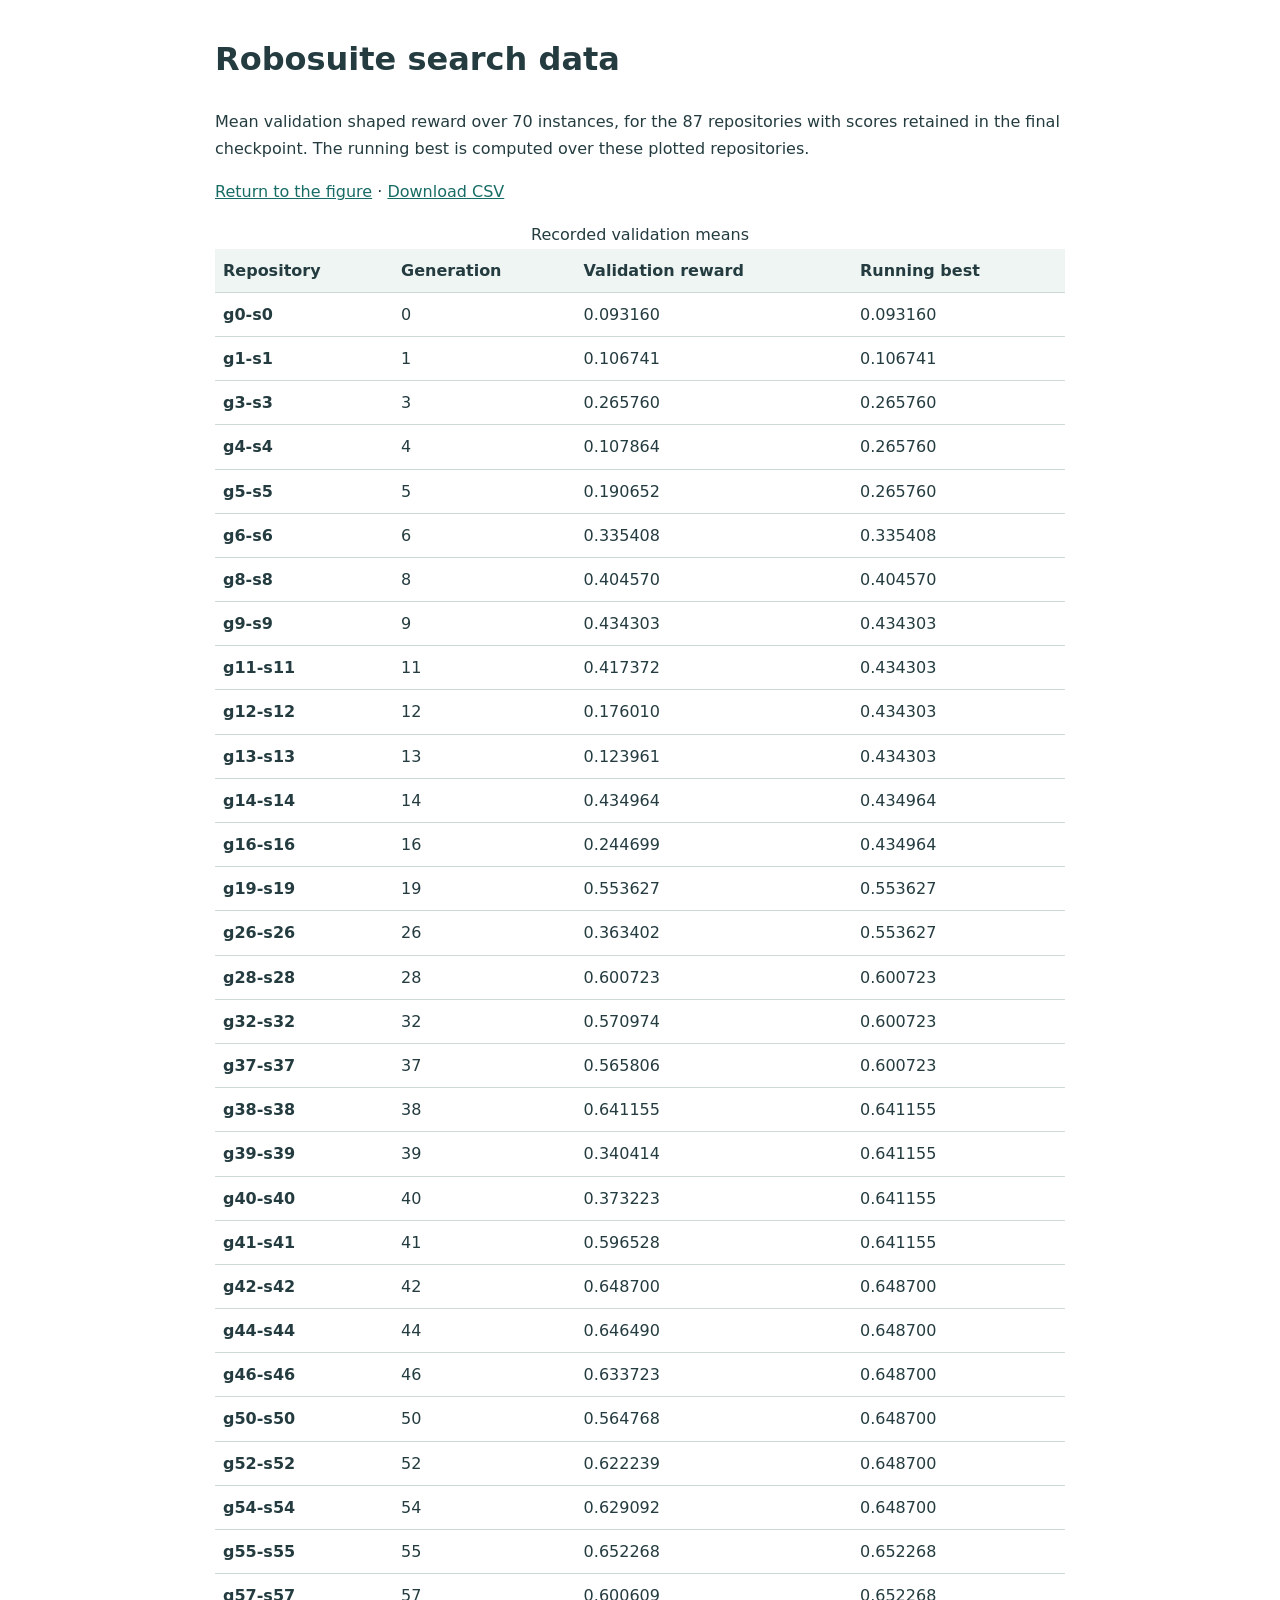
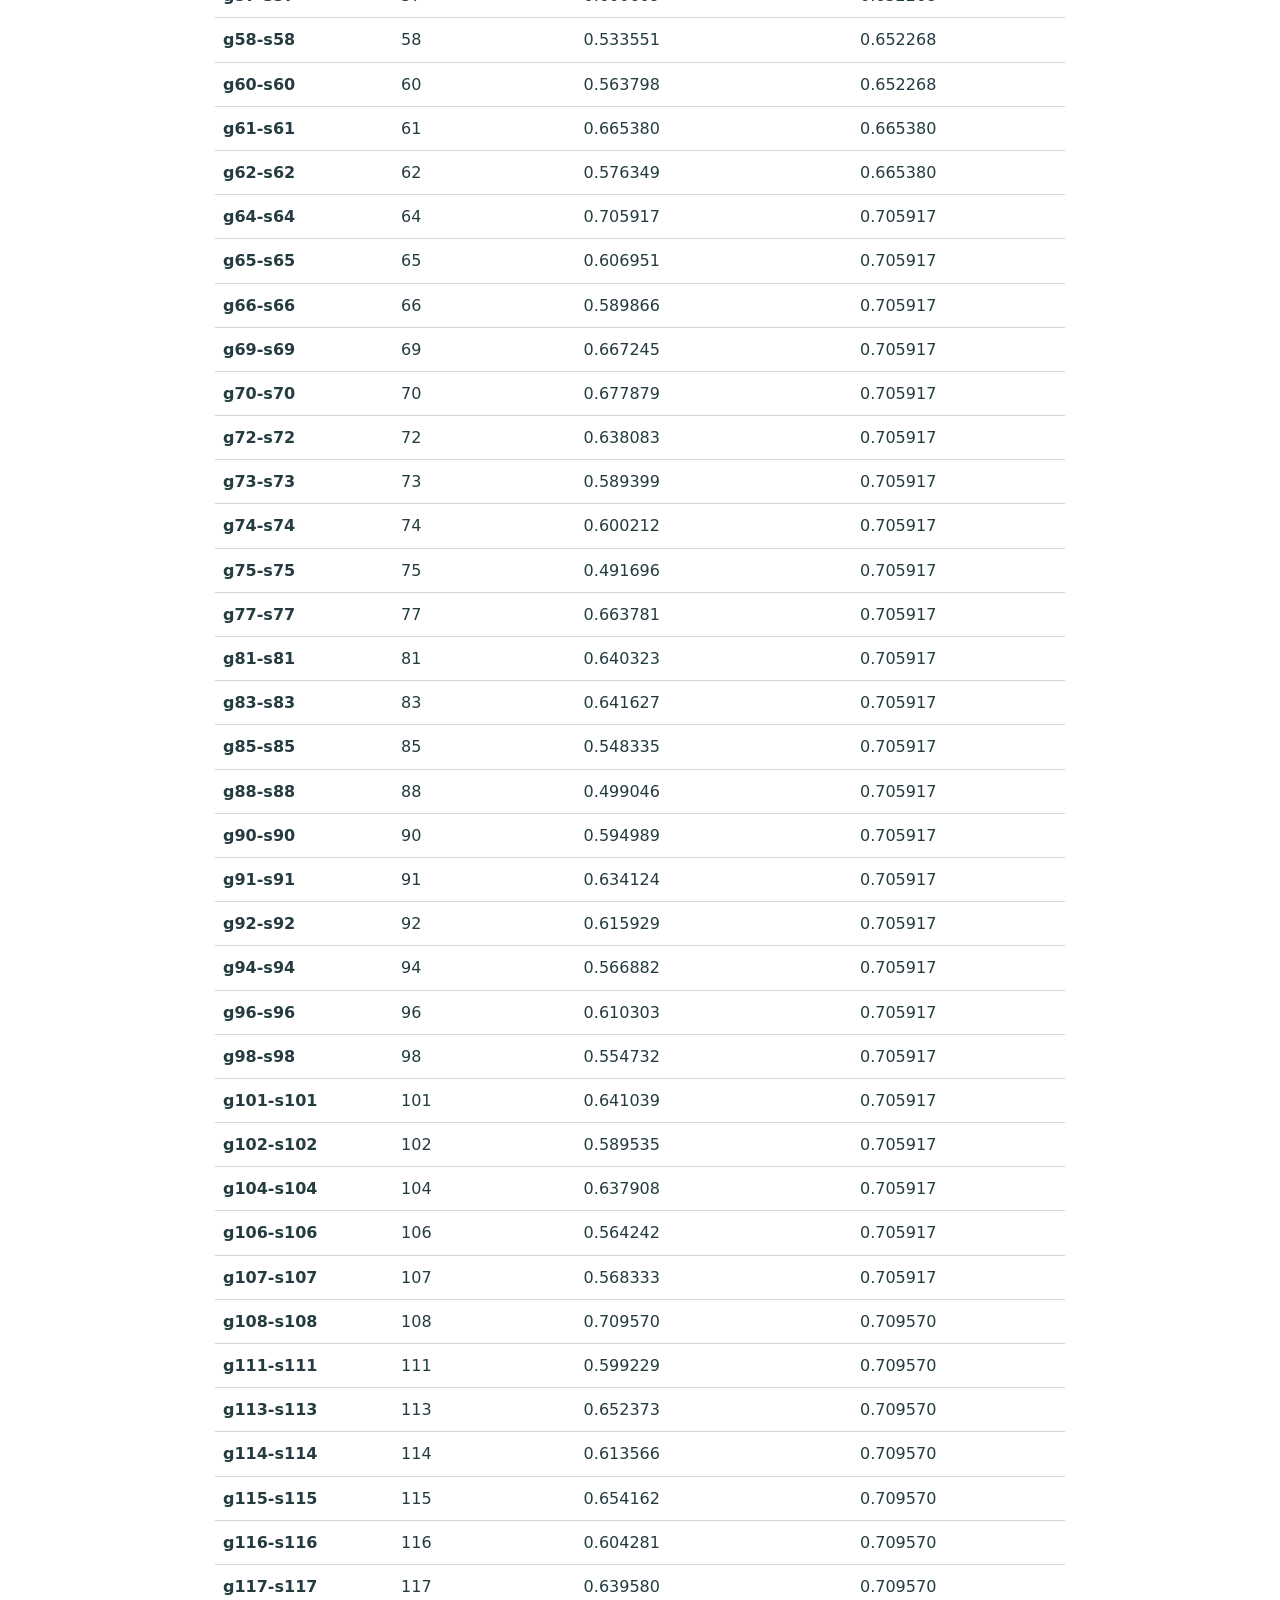
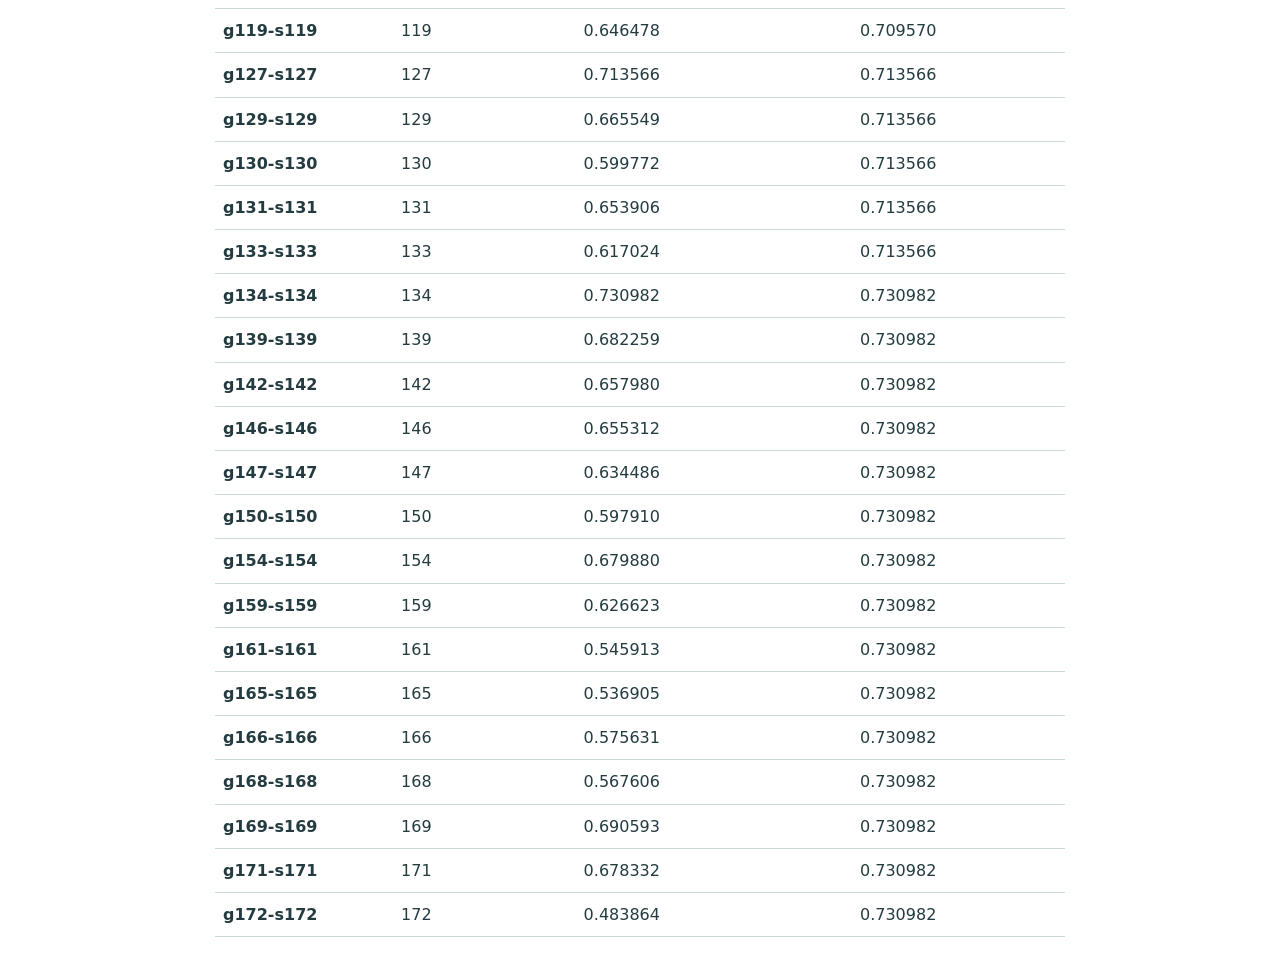
<file: data/search-progress.html>
<!doctype html><html lang="en"><meta charset="utf-8"><meta name="viewport" content="width=device-width,initial-scale=1"><title>Robosuite validation-reward data</title><style>body{font:16px/1.7 system-ui,sans-serif;max-width:850px;margin:2rem auto;padding:0 1rem;color:#243c40}table{border-collapse:collapse;width:100%}th,td{padding:.5rem;text-align:left;border-bottom:1px solid #ccd9d5;overflow-wrap:anywhere}thead{background:#eef5f2}a{color:#176c65}@media(max-width:500px){table{font-size:12px}th,td{padding:.3rem}}</style><h1>Robosuite search data</h1><p>Mean validation shaped reward over 70 instances, for the 87 repositories with scores retained in the final checkpoint. The running best is computed over these plotted repositories.</p><p><a href="/#search-progress-results">Return to the figure</a> · <a href="search-progress.csv" download>Download CSV</a></p><table><caption>Recorded validation means</caption><thead><tr><th scope="col">Repository</th><th scope="col">Generation</th><th scope="col">Validation reward</th><th scope="col">Running best</th></tr></thead><tbody><tr><th scope="row">g0-s0</th><td>0</td><td>0.093160</td><td>0.093160</td></tr><tr><th scope="row">g1-s1</th><td>1</td><td>0.106741</td><td>0.106741</td></tr><tr><th scope="row">g3-s3</th><td>3</td><td>0.265760</td><td>0.265760</td></tr><tr><th scope="row">g4-s4</th><td>4</td><td>0.107864</td><td>0.265760</td></tr><tr><th scope="row">g5-s5</th><td>5</td><td>0.190652</td><td>0.265760</td></tr><tr><th scope="row">g6-s6</th><td>6</td><td>0.335408</td><td>0.335408</td></tr><tr><th scope="row">g8-s8</th><td>8</td><td>0.404570</td><td>0.404570</td></tr><tr><th scope="row">g9-s9</th><td>9</td><td>0.434303</td><td>0.434303</td></tr><tr><th scope="row">g11-s11</th><td>11</td><td>0.417372</td><td>0.434303</td></tr><tr><th scope="row">g12-s12</th><td>12</td><td>0.176010</td><td>0.434303</td></tr><tr><th scope="row">g13-s13</th><td>13</td><td>0.123961</td><td>0.434303</td></tr><tr><th scope="row">g14-s14</th><td>14</td><td>0.434964</td><td>0.434964</td></tr><tr><th scope="row">g16-s16</th><td>16</td><td>0.244699</td><td>0.434964</td></tr><tr><th scope="row">g19-s19</th><td>19</td><td>0.553627</td><td>0.553627</td></tr><tr><th scope="row">g26-s26</th><td>26</td><td>0.363402</td><td>0.553627</td></tr><tr><th scope="row">g28-s28</th><td>28</td><td>0.600723</td><td>0.600723</td></tr><tr><th scope="row">g32-s32</th><td>32</td><td>0.570974</td><td>0.600723</td></tr><tr><th scope="row">g37-s37</th><td>37</td><td>0.565806</td><td>0.600723</td></tr><tr><th scope="row">g38-s38</th><td>38</td><td>0.641155</td><td>0.641155</td></tr><tr><th scope="row">g39-s39</th><td>39</td><td>0.340414</td><td>0.641155</td></tr><tr><th scope="row">g40-s40</th><td>40</td><td>0.373223</td><td>0.641155</td></tr><tr><th scope="row">g41-s41</th><td>41</td><td>0.596528</td><td>0.641155</td></tr><tr><th scope="row">g42-s42</th><td>42</td><td>0.648700</td><td>0.648700</td></tr><tr><th scope="row">g44-s44</th><td>44</td><td>0.646490</td><td>0.648700</td></tr><tr><th scope="row">g46-s46</th><td>46</td><td>0.633723</td><td>0.648700</td></tr><tr><th scope="row">g50-s50</th><td>50</td><td>0.564768</td><td>0.648700</td></tr><tr><th scope="row">g52-s52</th><td>52</td><td>0.622239</td><td>0.648700</td></tr><tr><th scope="row">g54-s54</th><td>54</td><td>0.629092</td><td>0.648700</td></tr><tr><th scope="row">g55-s55</th><td>55</td><td>0.652268</td><td>0.652268</td></tr><tr><th scope="row">g57-s57</th><td>57</td><td>0.600609</td><td>0.652268</td></tr><tr><th scope="row">g58-s58</th><td>58</td><td>0.533551</td><td>0.652268</td></tr><tr><th scope="row">g60-s60</th><td>60</td><td>0.563798</td><td>0.652268</td></tr><tr><th scope="row">g61-s61</th><td>61</td><td>0.665380</td><td>0.665380</td></tr><tr><th scope="row">g62-s62</th><td>62</td><td>0.576349</td><td>0.665380</td></tr><tr><th scope="row">g64-s64</th><td>64</td><td>0.705917</td><td>0.705917</td></tr><tr><th scope="row">g65-s65</th><td>65</td><td>0.606951</td><td>0.705917</td></tr><tr><th scope="row">g66-s66</th><td>66</td><td>0.589866</td><td>0.705917</td></tr><tr><th scope="row">g69-s69</th><td>69</td><td>0.667245</td><td>0.705917</td></tr><tr><th scope="row">g70-s70</th><td>70</td><td>0.677879</td><td>0.705917</td></tr><tr><th scope="row">g72-s72</th><td>72</td><td>0.638083</td><td>0.705917</td></tr><tr><th scope="row">g73-s73</th><td>73</td><td>0.589399</td><td>0.705917</td></tr><tr><th scope="row">g74-s74</th><td>74</td><td>0.600212</td><td>0.705917</td></tr><tr><th scope="row">g75-s75</th><td>75</td><td>0.491696</td><td>0.705917</td></tr><tr><th scope="row">g77-s77</th><td>77</td><td>0.663781</td><td>0.705917</td></tr><tr><th scope="row">g81-s81</th><td>81</td><td>0.640323</td><td>0.705917</td></tr><tr><th scope="row">g83-s83</th><td>83</td><td>0.641627</td><td>0.705917</td></tr><tr><th scope="row">g85-s85</th><td>85</td><td>0.548335</td><td>0.705917</td></tr><tr><th scope="row">g88-s88</th><td>88</td><td>0.499046</td><td>0.705917</td></tr><tr><th scope="row">g90-s90</th><td>90</td><td>0.594989</td><td>0.705917</td></tr><tr><th scope="row">g91-s91</th><td>91</td><td>0.634124</td><td>0.705917</td></tr><tr><th scope="row">g92-s92</th><td>92</td><td>0.615929</td><td>0.705917</td></tr><tr><th scope="row">g94-s94</th><td>94</td><td>0.566882</td><td>0.705917</td></tr><tr><th scope="row">g96-s96</th><td>96</td><td>0.610303</td><td>0.705917</td></tr><tr><th scope="row">g98-s98</th><td>98</td><td>0.554732</td><td>0.705917</td></tr><tr><th scope="row">g101-s101</th><td>101</td><td>0.641039</td><td>0.705917</td></tr><tr><th scope="row">g102-s102</th><td>102</td><td>0.589535</td><td>0.705917</td></tr><tr><th scope="row">g104-s104</th><td>104</td><td>0.637908</td><td>0.705917</td></tr><tr><th scope="row">g106-s106</th><td>106</td><td>0.564242</td><td>0.705917</td></tr><tr><th scope="row">g107-s107</th><td>107</td><td>0.568333</td><td>0.705917</td></tr><tr><th scope="row">g108-s108</th><td>108</td><td>0.709570</td><td>0.709570</td></tr><tr><th scope="row">g111-s111</th><td>111</td><td>0.599229</td><td>0.709570</td></tr><tr><th scope="row">g113-s113</th><td>113</td><td>0.652373</td><td>0.709570</td></tr><tr><th scope="row">g114-s114</th><td>114</td><td>0.613566</td><td>0.709570</td></tr><tr><th scope="row">g115-s115</th><td>115</td><td>0.654162</td><td>0.709570</td></tr><tr><th scope="row">g116-s116</th><td>116</td><td>0.604281</td><td>0.709570</td></tr><tr><th scope="row">g117-s117</th><td>117</td><td>0.639580</td><td>0.709570</td></tr><tr><th scope="row">g119-s119</th><td>119</td><td>0.646478</td><td>0.709570</td></tr><tr><th scope="row">g127-s127</th><td>127</td><td>0.713566</td><td>0.713566</td></tr><tr><th scope="row">g129-s129</th><td>129</td><td>0.665549</td><td>0.713566</td></tr><tr><th scope="row">g130-s130</th><td>130</td><td>0.599772</td><td>0.713566</td></tr><tr><th scope="row">g131-s131</th><td>131</td><td>0.653906</td><td>0.713566</td></tr><tr><th scope="row">g133-s133</th><td>133</td><td>0.617024</td><td>0.713566</td></tr><tr><th scope="row">g134-s134</th><td>134</td><td>0.730982</td><td>0.730982</td></tr><tr><th scope="row">g139-s139</th><td>139</td><td>0.682259</td><td>0.730982</td></tr><tr><th scope="row">g142-s142</th><td>142</td><td>0.657980</td><td>0.730982</td></tr><tr><th scope="row">g146-s146</th><td>146</td><td>0.655312</td><td>0.730982</td></tr><tr><th scope="row">g147-s147</th><td>147</td><td>0.634486</td><td>0.730982</td></tr><tr><th scope="row">g150-s150</th><td>150</td><td>0.597910</td><td>0.730982</td></tr><tr><th scope="row">g154-s154</th><td>154</td><td>0.679880</td><td>0.730982</td></tr><tr><th scope="row">g159-s159</th><td>159</td><td>0.626623</td><td>0.730982</td></tr><tr><th scope="row">g161-s161</th><td>161</td><td>0.545913</td><td>0.730982</td></tr><tr><th scope="row">g165-s165</th><td>165</td><td>0.536905</td><td>0.730982</td></tr><tr><th scope="row">g166-s166</th><td>166</td><td>0.575631</td><td>0.730982</td></tr><tr><th scope="row">g168-s168</th><td>168</td><td>0.567606</td><td>0.730982</td></tr><tr><th scope="row">g169-s169</th><td>169</td><td>0.690593</td><td>0.730982</td></tr><tr><th scope="row">g171-s171</th><td>171</td><td>0.678332</td><td>0.730982</td></tr><tr><th scope="row">g172-s172</th><td>172</td><td>0.483864</td><td>0.730982</td></tr></tbody></table></html>
</file>
<file: _astro/index.Bowhe9tt.css>
@import"https://fonts.googleapis.com/css2?family=Source+Sans+Pro:ital,wght@0,200..900;1,200..900&display=swap";.search-overview[data-astro-cid-jlundrj7]{display:block;margin:1.5rem 0 2.5rem;--loop-accent:#24786f;--loop-blue:#246ac4;--loop-wash:color-mix(in srgb,var(--loop-accent) 7%,var(--surface-bg));--loop-blue-wash:color-mix(in srgb,var(--loop-blue) 7%,var(--surface-bg))}.overview-figure[data-astro-cid-jlundrj7]{margin:1.4rem 0;padding:1.4rem 0;border-top:1px solid var(--border-color);border-bottom:1px solid var(--border-color)}.factorization[data-astro-cid-jlundrj7]{display:flex;gap:1.1rem;align-items:center;justify-content:center;margin:.3rem 0 1.8rem;font-size:1.3rem}.factorization[data-astro-cid-jlundrj7]>strong[data-astro-cid-jlundrj7]{font-size:1.7rem}.factorization[data-astro-cid-jlundrj7] b[data-astro-cid-jlundrj7]{font-size:1.3rem}.factorization[data-astro-cid-jlundrj7] small[data-astro-cid-jlundrj7]{display:block;font-size:.75rem;line-height:1.6;color:var(--muted-color)}.overview-start[data-astro-cid-jlundrj7]{font-size:.83rem!important;color:var(--muted-color)}.overview-loop[data-astro-cid-jlundrj7]{display:grid;grid-template-columns:repeat(4,minmax(0,1fr));grid-gap:1.25rem;gap:1.25rem;list-style:none;padding:0;margin:1rem 0 1.8rem}.overview-loop[data-astro-cid-jlundrj7] li[data-astro-cid-jlundrj7]{padding:0!important;margin:0!important;position:relative}.overview-loop[data-astro-cid-jlundrj7] li[data-astro-cid-jlundrj7]+li[data-astro-cid-jlundrj7]:before{content:"→";position:absolute;left:-1rem;top:.8rem;color:var(--muted-color)}.overview-loop[data-astro-cid-jlundrj7] button[data-astro-cid-jlundrj7]{width:100%;min-height:88px;text-align:left;border:0;border-top:3px solid var(--border-color);border-radius:0;background:transparent;color:inherit;padding:.7rem .4rem;cursor:pointer;font:inherit}.overview-loop[data-astro-cid-jlundrj7] button[data-astro-cid-jlundrj7]:disabled{cursor:default;opacity:1}.overview-loop[data-astro-cid-jlundrj7] button[data-astro-cid-jlundrj7][aria-pressed=true]{border-color:var(--loop-accent);background:var(--loop-wash)}.overview-loop[data-astro-cid-jlundrj7] button[data-astro-cid-jlundrj7]>strong[data-astro-cid-jlundrj7],.overview-loop[data-astro-cid-jlundrj7] button[data-astro-cid-jlundrj7]>span[data-astro-cid-jlundrj7]{display:block}.overview-loop[data-astro-cid-jlundrj7] strong[data-astro-cid-jlundrj7]{font-size:.94rem}.overview-loop[data-astro-cid-jlundrj7] button[data-astro-cid-jlundrj7]>span[data-astro-cid-jlundrj7]{font-size:.76rem;line-height:1.6;margin-top:.45rem}.stage-number[data-astro-cid-jlundrj7]{color:var(--muted-color);font-size:.72rem}.architecture[data-astro-cid-jlundrj7]{display:grid;grid-template-columns:minmax(0,1fr) 180px minmax(0,1fr);grid-gap:1.3rem;gap:1.3rem;align-items:stretch}.architecture[data-astro-cid-jlundrj7] h4[data-astro-cid-jlundrj7]{font-size:1.03rem;margin:0}.domain-note[data-astro-cid-jlundrj7]{font-size:.76rem!important;line-height:1.7;min-height:2.8rem;margin:.4rem 0 1rem;color:var(--muted-color)}.editable-workspace[data-astro-cid-jlundrj7]{border:1px solid var(--loop-accent);border-radius:8px;background:var(--loop-wash);padding:1rem}.workspace-label[data-astro-cid-jlundrj7]{font-size:.84rem!important;font-weight:650;margin:0 0 .6rem}.folder-mark[data-astro-cid-jlundrj7]{font-size:1.35rem;color:var(--loop-accent);vertical-align:middle}.editable-workspace[data-astro-cid-jlundrj7] pre[data-astro-cid-jlundrj7]{font:.76rem/1.8 ui-monospace,monospace!important;background:transparent!important;color:var(--text-color)!important;padding:.2rem 0!important;margin:.3rem 0!important;white-space:pre-wrap!important}.editable-workspace[data-astro-cid-jlundrj7]>p[data-astro-cid-jlundrj7]:last-child{font-size:.8rem!important;margin:.8rem 0 0;line-height:1.7}.editable-workspace[data-astro-cid-jlundrj7] p[data-astro-cid-jlundrj7] span[data-astro-cid-jlundrj7]{font-size:.72rem;color:var(--muted-color)}.boundary-crossing[data-astro-cid-jlundrj7]{position:relative;padding:.4rem 0;display:flex;flex-direction:column;justify-content:center;gap:.85rem;text-align:center}.boundary-crossing[data-astro-cid-jlundrj7]:before{content:"";position:absolute;left:50%;top:0;bottom:0;border-left:2px dashed var(--border-color);z-index:-1}.boundary-label[data-astro-cid-jlundrj7]{font-size:.73rem!important;font-weight:650;color:var(--muted-color);margin:0;background:var(--color-background,var(--surface-bg));padding:.3rem}.sidecar[data-astro-cid-jlundrj7]{border:1px solid var(--loop-accent);border-radius:6px;padding:.75rem .3rem;background:var(--color-background,var(--surface-bg))}.sidecar[data-astro-cid-jlundrj7] strong[data-astro-cid-jlundrj7],.sidecar[data-astro-cid-jlundrj7] span[data-astro-cid-jlundrj7]{display:block}.sidecar[data-astro-cid-jlundrj7] strong[data-astro-cid-jlundrj7]{font-size:.83rem}.sidecar[data-astro-cid-jlundrj7] span[data-astro-cid-jlundrj7]{font-size:.72rem;color:var(--muted-color);margin-top:.2rem}.request-path[data-astro-cid-jlundrj7],.response-path[data-astro-cid-jlundrj7]{background:var(--color-background,var(--surface-bg));padding:.15rem}.request-path[data-astro-cid-jlundrj7] span[data-astro-cid-jlundrj7],.response-path[data-astro-cid-jlundrj7] span[data-astro-cid-jlundrj7]{font-size:.68rem;color:var(--muted-color)}.request-path[data-astro-cid-jlundrj7] svg[data-astro-cid-jlundrj7],.response-path[data-astro-cid-jlundrj7] svg[data-astro-cid-jlundrj7]{display:block;width:100%;height:24px;stroke:var(--loop-accent);stroke-width:2;fill:none}.request-path[data-astro-cid-jlundrj7] .path-mobile[data-astro-cid-jlundrj7],.response-path[data-astro-cid-jlundrj7] .path-mobile[data-astro-cid-jlundrj7]{display:none}.robot-services[data-astro-cid-jlundrj7],.protected-scoring[data-astro-cid-jlundrj7]{padding:.85rem;border:1px solid var(--border-color);border-radius:8px}.robot-services[data-astro-cid-jlundrj7]{background:var(--loop-blue-wash);margin-bottom:.8rem}.robot-services[data-astro-cid-jlundrj7] strong[data-astro-cid-jlundrj7],.protected-scoring[data-astro-cid-jlundrj7] strong[data-astro-cid-jlundrj7],.robot-services[data-astro-cid-jlundrj7] span[data-astro-cid-jlundrj7],.protected-scoring[data-astro-cid-jlundrj7] span[data-astro-cid-jlundrj7]{display:block}.robot-services[data-astro-cid-jlundrj7] strong[data-astro-cid-jlundrj7],.protected-scoring[data-astro-cid-jlundrj7] strong[data-astro-cid-jlundrj7]{font-size:.83rem;margin-bottom:.5rem}.robot-services[data-astro-cid-jlundrj7] span[data-astro-cid-jlundrj7],.protected-scoring[data-astro-cid-jlundrj7] span[data-astro-cid-jlundrj7]{font-size:.73rem;line-height:1.8;color:var(--muted-color)}.protected-scoring[data-astro-cid-jlundrj7] svg[data-astro-cid-jlundrj7]{width:15px;height:17px;stroke:var(--loop-blue);stroke-width:1.7;fill:none;vertical-align:-3px;margin-right:.3rem}.protected-scoring[data-astro-cid-jlundrj7] p[data-astro-cid-jlundrj7]{font-size:.69rem!important;color:var(--muted-color);margin:.65rem 0 0;line-height:1.6}.stage-explanation[data-astro-cid-jlundrj7]{display:grid;grid-template-columns:minmax(0,1.6fr) minmax(0,1fr);grid-gap:1.2rem;gap:1.2rem;margin:1.5rem 0;padding:1rem;background:var(--loop-wash);border-radius:6px;border-left:3px solid var(--loop-accent)}.stage-explanation[data-astro-cid-jlundrj7] h4[data-astro-cid-jlundrj7]{font-size:.88rem;margin:0 0 .5rem}.stage-explanation[data-astro-cid-jlundrj7] p[data-astro-cid-jlundrj7]{font-size:.79rem!important;line-height:1.8;margin:0}.stage-code-block[data-astro-cid-jlundrj7]{min-width:0;align-self:center}.stage-code-block[data-astro-cid-jlundrj7]>span[data-astro-cid-jlundrj7]{display:block;font-size:.68rem;color:var(--muted-color);margin-bottom:.35rem}.stage-code[data-astro-cid-jlundrj7]{font:.74rem/1.9 ui-monospace,monospace!important;white-space:pre-wrap!important;word-wrap:anywhere;padding:.1rem 0!important;margin:0!important;background:transparent!important;color:var(--text-color)!important;align-self:center}.overview-deploy[data-astro-cid-jlundrj7]{font-size:.83rem!important;line-height:1.8}.overview-deploy[data-astro-cid-jlundrj7] a[data-astro-cid-jlundrj7]{color:inherit;-webkit-text-decoration:underline;text-decoration:underline;text-decoration-color:var(--loop-accent);text-underline-offset:3px}.overview-figure[data-astro-cid-jlundrj7] figcaption[data-astro-cid-jlundrj7]{font-size:.76rem!important;line-height:1.8;color:var(--muted-color);margin-top:1rem}.overview-loop[data-astro-cid-jlundrj7] button[data-astro-cid-jlundrj7]:focus-visible,.overview-deploy[data-astro-cid-jlundrj7] a[data-astro-cid-jlundrj7]:focus-visible{outline:2px solid var(--loop-accent);outline-offset:4px}rho-search-overview[data-astro-cid-jlundrj7][data-stage="1"] .editable-workspace[data-astro-cid-jlundrj7],rho-search-overview[data-astro-cid-jlundrj7][data-stage="2"] .protected-scoring[data-astro-cid-jlundrj7]{outline:2px solid var(--loop-accent);outline-offset:3px}rho-search-overview[data-astro-cid-jlundrj7][data-stage="0"] .helix-domain[data-astro-cid-jlundrj7] h4[data-astro-cid-jlundrj7],rho-search-overview[data-astro-cid-jlundrj7][data-stage="3"] .helix-domain[data-astro-cid-jlundrj7] h4[data-astro-cid-jlundrj7]{color:var(--loop-accent)}@media (max-width:750px){.architecture[data-astro-cid-jlundrj7]{grid-template-columns:minmax(0,1fr) 130px minmax(0,1fr);gap:.7rem}.domain-note[data-astro-cid-jlundrj7]{min-height:4.2rem}.editable-workspace[data-astro-cid-jlundrj7],.robot-services[data-astro-cid-jlundrj7],.protected-scoring[data-astro-cid-jlundrj7]{padding:.7rem}}@media (max-width:550px){.factorization[data-astro-cid-jlundrj7]{gap:.65rem;flex-wrap:wrap;justify-content:flex-start;margin-bottom:1rem}.factorization[data-astro-cid-jlundrj7] b[data-astro-cid-jlundrj7]{font-size:1.1rem}.factorization[data-astro-cid-jlundrj7] small[data-astro-cid-jlundrj7]{font-size:.68rem}.overview-loop[data-astro-cid-jlundrj7]{grid-template-columns:1fr;gap:1.2rem}.overview-loop[data-astro-cid-jlundrj7] li[data-astro-cid-jlundrj7]+li[data-astro-cid-jlundrj7]:before{content:"↓";left:1rem;top:-1.2rem;line-height:1.2rem}.overview-loop[data-astro-cid-jlundrj7] button[data-astro-cid-jlundrj7]{display:grid;grid-template-columns:minmax(90px,.7fr) minmax(0,1fr);grid-gap:.75rem;gap:.75rem;align-items:center;min-height:70px}.overview-loop[data-astro-cid-jlundrj7] button[data-astro-cid-jlundrj7]>span[data-astro-cid-jlundrj7]{margin-top:0}.architecture[data-astro-cid-jlundrj7]{grid-template-columns:1fr;gap:1rem}.domain-note[data-astro-cid-jlundrj7]{min-height:0;margin-bottom:.65rem}.editable-workspace[data-astro-cid-jlundrj7] pre[data-astro-cid-jlundrj7]{font-size:.8rem!important}.boundary-crossing[data-astro-cid-jlundrj7]{padding:.5rem 1rem;border-top:2px dashed var(--border-color);border-bottom:2px dashed var(--border-color);display:grid;grid-template-columns:1fr 1fr;grid-gap:.4rem .75rem;gap:.4rem .75rem}.boundary-crossing[data-astro-cid-jlundrj7]:before{display:none}.boundary-label[data-astro-cid-jlundrj7]{margin:0;grid-column:1/-1}.sidecar[data-astro-cid-jlundrj7]{max-width:220px;justify-self:center;grid-column:1/-1;width:100%;padding:.6rem}.request-path[data-astro-cid-jlundrj7],.response-path[data-astro-cid-jlundrj7]{display:flex;flex-direction:column;gap:.3rem;align-items:center;justify-content:center}.response-path[data-astro-cid-jlundrj7] span[data-astro-cid-jlundrj7]{order:-1}.request-path[data-astro-cid-jlundrj7] .path-desktop[data-astro-cid-jlundrj7],.response-path[data-astro-cid-jlundrj7] .path-desktop[data-astro-cid-jlundrj7]{display:none}.request-path[data-astro-cid-jlundrj7] .path-mobile[data-astro-cid-jlundrj7],.response-path[data-astro-cid-jlundrj7] .path-mobile[data-astro-cid-jlundrj7]{display:block;width:24px;height:58px}.stage-explanation[data-astro-cid-jlundrj7]{grid-template-columns:1fr}.architecture[data-astro-cid-jlundrj7] .service-domain[data-astro-cid-jlundrj7]{display:grid;grid-template-columns:1fr 1fr;grid-gap:.75rem;gap:.75rem}.service-domain[data-astro-cid-jlundrj7] h4[data-astro-cid-jlundrj7],.service-domain[data-astro-cid-jlundrj7]>.domain-note[data-astro-cid-jlundrj7]{grid-column:1/-1;margin:0}.robot-services[data-astro-cid-jlundrj7]{margin:0}.robot-services[data-astro-cid-jlundrj7] span[data-astro-cid-jlundrj7],.protected-scoring[data-astro-cid-jlundrj7] span[data-astro-cid-jlundrj7]{font-size:.72rem}}[data-theme=dark] .search-overview[data-astro-cid-jlundrj7]{--loop-accent:#80cdbd;--loop-blue:#83b7f5}@media (prefers-reduced-motion:reduce){.overview-loop[data-astro-cid-jlundrj7] button[data-astro-cid-jlundrj7]{transition:none}}@media (max-width:550px){.factorization[data-astro-cid-jlundrj7]{display:grid;grid-template-columns:auto auto minmax(0,1fr) auto minmax(0,1fr);align-items:baseline;grid-gap:.4rem;gap:.4rem;font-size:1.05rem}.factorization[data-astro-cid-jlundrj7]>strong[data-astro-cid-jlundrj7]{font-size:1.35rem}}.search-lineage[data-astro-cid-cvyapej7]{--plot-bg:var(--surface-bg,#fff);--plot-ink:var(--text-color,#243c40);--plot-grid:var(--border-color,#dce5e2);--plot-muted:var(--muted-color);--plot-accent:#246ac4;--plot-retained:#217368;margin:2rem 0;padding:1.2rem 0;border-top:1px solid var(--border-color);border-bottom:1px solid var(--border-color)}.search-lineage[data-astro-cid-cvyapej7] h4[data-astro-cid-cvyapej7]{font-size:1rem;margin:0 0 .8rem}.search-lineage[data-astro-cid-cvyapej7] p[data-astro-cid-cvyapej7]{font-size:.88rem;line-height:1.7}.lineage-plot[data-astro-cid-cvyapej7] svg{display:block;width:100%;height:auto}.axis-label[data-astro-cid-cvyapej7]{font-size:.8rem!important;margin:.6rem 0 0}.generation-label[data-astro-cid-cvyapej7]{margin:0;text-align:center}.lineage-legend[data-astro-cid-cvyapej7]{display:flex;gap:.6rem 1.2rem;flex-wrap:wrap;margin:1rem 0;font-size:.75rem}.lineage-legend[data-astro-cid-cvyapej7] span[data-astro-cid-cvyapej7]{display:flex;align-items:center;gap:.4rem}.lineage-legend[data-astro-cid-cvyapej7] i[data-astro-cid-cvyapej7]{display:inline-block;width:9px;height:9px;border-radius:50%}.path[data-astro-cid-cvyapej7]{background:#246ac4}.retained[data-astro-cid-cvyapej7]{background:#217368}.pruned[data-astro-cid-cvyapej7]{border:1px solid var(--plot-muted)}.search-lineage[data-astro-cid-cvyapej7] figcaption[data-astro-cid-cvyapej7],.figure-links[data-astro-cid-cvyapej7]{font-size:.78rem!important;line-height:1.7;color:var(--muted-color)}.figure-links[data-astro-cid-cvyapej7]{margin-bottom:0}.search-lineage[data-astro-cid-cvyapej7] a[data-astro-cid-cvyapej7]{color:inherit;text-underline-offset:3px}[data-theme=dark] .search-lineage[data-astro-cid-cvyapej7]{--plot-accent:#83b7f5;--plot-retained:#82c1b4}[data-theme=dark] .path[data-astro-cid-cvyapej7]{background:#83b7f5}[data-theme=dark] .retained[data-astro-cid-cvyapej7]{background:#82c1b4}.mobile-chart-label[data-astro-cid-cvyapej7],.mobile-chart-legend[data-astro-cid-cvyapej7]{display:none}@media (max-width:650px){.mobile-chart-label[data-astro-cid-cvyapej7]{display:block;font-size:.8rem!important;margin:0 0 .6rem}.mobile-chart-legend[data-astro-cid-cvyapej7]{display:flex;flex-wrap:wrap;gap:.5rem 1rem;font-size:.75rem;margin:.6rem 0}.mobile-chart-legend[data-astro-cid-cvyapej7] span[data-astro-cid-cvyapej7]{display:flex;align-items:center;gap:.4rem}.mobile-chart-legend[data-astro-cid-cvyapej7] i[data-astro-cid-cvyapej7]{display:inline-block;width:9px;height:9px;border-radius:50%}.lineage-plot[data-astro-cid-cvyapej7] .export-legend,.lineage-plot[data-astro-cid-cvyapej7] .export-metric{display:none}.lineage-plot[data-astro-cid-cvyapej7] .axis-text,.lineage-plot[data-astro-cid-cvyapej7] .minor-text{font-size:32px}}.submitted-specimen[data-astro-cid-c4ax2bbf]{margin:1.3rem 0 0}.submitted-specimen[data-astro-cid-c4ax2bbf] h5[data-astro-cid-c4ax2bbf]{font-size:.85rem;margin:.5rem 0}.submitted-specimen[data-astro-cid-c4ax2bbf] p[data-astro-cid-c4ax2bbf]{font-size:.78rem!important;line-height:1.7}.submitted-files[data-astro-cid-c4ax2bbf]{display:grid;grid-template-columns:minmax(0,1fr) minmax(0,1fr);grid-gap:1rem;gap:1rem}.submitted-files[data-astro-cid-c4ax2bbf]>div[data-astro-cid-c4ax2bbf]{min-width:0}@media (max-width:650px){.submitted-files[data-astro-cid-c4ax2bbf]{grid-template-columns:1fr}}.mutation-payoff[data-astro-cid-c4ax2bbf]{display:grid;grid-template-columns:minmax(0,1fr) 24px minmax(0,1fr);grid-gap:.6rem 1rem;gap:.6rem 1rem;align-items:center;margin:1rem 0 1.3rem;padding:.9rem 0;border-top:1px solid var(--border-color);border-bottom:1px solid var(--border-color)}.mutation-payoff[data-astro-cid-c4ax2bbf]>div[data-astro-cid-c4ax2bbf]{min-width:0;border-left:2px solid var(--border-color);padding-left:.8rem;align-self:stretch}.mutation-payoff[data-astro-cid-c4ax2bbf] .proposed-child[data-astro-cid-c4ax2bbf]{border-color:var(--session-accent)}.mutation-payoff[data-astro-cid-c4ax2bbf] h5[data-astro-cid-c4ax2bbf]{font-size:.79rem;margin:0 0 .45rem}.mutation-payoff[data-astro-cid-c4ax2bbf] code[data-astro-cid-c4ax2bbf]{display:block;font:.72rem/1.8 ui-monospace,monospace;color:var(--text-color);word-wrap:anywhere;background:transparent;padding:0}.mutation-payoff[data-astro-cid-c4ax2bbf] p[data-astro-cid-c4ax2bbf]{font-size:.75rem!important;line-height:1.7;margin:.45rem 0 0}.payoff-arrow[data-astro-cid-c4ax2bbf]{font-size:1.25rem;text-align:center;color:var(--session-accent)}.mutation-payoff[data-astro-cid-c4ax2bbf] .payoff-scope[data-astro-cid-c4ax2bbf]{grid-column:1/-1;font-size:.7rem!important;color:var(--muted-color);margin:.25rem 0 0}@media (max-width:650px){.mutation-payoff[data-astro-cid-c4ax2bbf]{grid-template-columns:minmax(0,1fr);gap:.6rem}.payoff-arrow[data-astro-cid-c4ax2bbf]{font-size:0;text-align:left;padding-left:.8rem}.payoff-arrow[data-astro-cid-c4ax2bbf]:after{content:"↓";font-size:1.1rem}.mutation-payoff[data-astro-cid-c4ax2bbf] .payoff-scope[data-astro-cid-c4ax2bbf]{margin-top:.3rem}}.reflective-session[data-astro-cid-c4ax2bbf]{display:block;container-type:inline-size;--session-accent:#24786f;--session-blue:#246ac4;--session-wash:color-mix(in srgb,var(--session-accent) 7%,var(--surface-bg));--session-evidence:color-mix(in srgb,var(--session-blue) 6%,var(--surface-bg))}figure[data-astro-cid-c4ax2bbf]{margin:1.5rem 0;padding:1.2rem 0;border-top:1px solid var(--border-color);border-bottom:1px solid var(--border-color)}.workbench-heading[data-astro-cid-c4ax2bbf]{display:flex;justify-content:space-between;gap:1rem;align-items:baseline}.workbench-heading[data-astro-cid-c4ax2bbf] h4[data-astro-cid-c4ax2bbf]{font-size:1.05rem;margin:0}.workbench-heading[data-astro-cid-c4ax2bbf]>span[data-astro-cid-c4ax2bbf]{font-size:.72rem;color:var(--muted-color)}.workbench-instruction[data-astro-cid-c4ax2bbf]{font-size:.83rem!important;line-height:1.7;margin:.7rem 0 1rem}.session-track[data-astro-cid-c4ax2bbf]{display:grid;grid-template-columns:repeat(6,minmax(0,1fr));grid-gap:.45rem;gap:.45rem;list-style:none;padding:0;margin:1rem 0}.session-track[data-astro-cid-c4ax2bbf] li[data-astro-cid-c4ax2bbf]{margin:0!important;padding:0!important}.session-track[data-astro-cid-c4ax2bbf] button[data-astro-cid-c4ax2bbf]{display:flex;flex-direction:column;justify-content:center;gap:.3rem;border:1px solid var(--border-color);border-radius:5px;background:var(--surface-bg);color:inherit;min-height:62px;width:100%;font:600 .78rem/1.4 system-ui,-apple-system,Segoe UI,Roboto,Ubuntu,Cantarell,Noto Sans,sans-serif,Segoe UI,Roboto,Ubuntu,Cantarell,Noto Sans,sans-serif;padding:.6rem .3rem;cursor:pointer}.session-track[data-astro-cid-c4ax2bbf] button[data-astro-cid-c4ax2bbf][aria-pressed=true]{border-color:var(--session-accent);background:var(--session-wash);box-shadow:inset 0 -2px var(--session-accent)}.phase-index[data-astro-cid-c4ax2bbf]{font:.64rem ui-monospace,monospace;color:var(--muted-color)}button[data-astro-cid-c4ax2bbf]:disabled{opacity:1;cursor:default}.workbench[data-astro-cid-c4ax2bbf]{display:grid;grid-template-columns:minmax(0,1.2fr) minmax(0,1fr);grid-gap:1rem;gap:1rem;align-items:stretch}.code-window[data-astro-cid-c4ax2bbf],.evidence-window[data-astro-cid-c4ax2bbf]{border:1px solid var(--border-color);border-radius:7px;overflow:hidden;min-width:0;background:var(--surface-bg)}.evidence-window[data-astro-cid-c4ax2bbf]{background:var(--session-evidence)}.window-label[data-astro-cid-c4ax2bbf]{display:flex;justify-content:space-between;align-items:center;gap:.4rem;font-size:.7rem;padding:.8rem;border-bottom:1px solid var(--border-color);font-weight:600}.window-label[data-astro-cid-c4ax2bbf]>span[data-astro-cid-c4ax2bbf]:last-child{font-size:.65rem;color:var(--muted-color);font-weight:400;text-align:right}.file-tabs[data-astro-cid-c4ax2bbf]{display:flex;flex-wrap:wrap;gap:.25rem;padding:.7rem .7rem 0}.file-tabs[data-astro-cid-c4ax2bbf] button[data-astro-cid-c4ax2bbf]{border:1px solid transparent;background:transparent;color:var(--muted-color);font:.75rem/1.5 ui-monospace,monospace;text-align:left;padding:.4rem;border-radius:3px;cursor:pointer;word-wrap:anywhere}.file-tabs[data-astro-cid-c4ax2bbf] button[data-astro-cid-c4ax2bbf][aria-pressed=true]{background:var(--session-wash);border-color:var(--session-accent);color:var(--text-color)}pre[data-astro-cid-c4ax2bbf]{font:.75rem/1.9 ui-monospace,monospace!important;white-space:pre!important;word-wrap:normal;word-break:normal;overflow-x:auto;background:transparent!important;color:var(--text-color)!important;padding:1rem!important;margin:0!important;min-height:205px;border:none!important}.code-note[data-astro-cid-c4ax2bbf]{font-size:.68rem!important;line-height:1.7;color:var(--muted-color);padding:0 1rem;margin:0 0 .8rem}.evidence-lesson[data-astro-cid-c4ax2bbf]{font-size:.78rem!important;line-height:1.75;margin:0;padding:0 1rem 1rem}.evidence-lesson[data-astro-cid-c4ax2bbf] strong[data-astro-cid-c4ax2bbf]{color:var(--session-blue)}.session-bottom[data-astro-cid-c4ax2bbf]{display:flex;justify-content:space-between;align-items:center;gap:1rem;margin:1rem 0}.session-conclusion[data-astro-cid-c4ax2bbf]{font-size:.82rem!important;line-height:1.7;margin:0}.next-action[data-astro-cid-c4ax2bbf]{flex:0 0 auto;border:1px solid var(--session-accent);border-radius:4px;background:var(--session-wash);color:inherit;font:600 .76rem/1.6 system-ui,-apple-system,Segoe UI,Roboto,Ubuntu,Cantarell,Noto Sans,sans-serif,Segoe UI,Roboto,Ubuntu,Cantarell,Noto Sans,sans-serif;padding:.55rem .8rem;cursor:pointer;min-height:40px}.session-scale[data-astro-cid-c4ax2bbf]{display:flex;flex-wrap:wrap;align-items:center;justify-content:center;gap:.5rem;font-size:.74rem;padding:.85rem .4rem;border-top:1px dashed var(--border-color);border-bottom:1px dashed var(--border-color);line-height:1.7}.session-scale[data-astro-cid-c4ax2bbf] b[data-astro-cid-c4ax2bbf]{color:var(--session-accent)}a[data-astro-cid-c4ax2bbf]{color:inherit;-webkit-text-decoration:underline;text-decoration:underline;text-decoration-color:var(--session-accent);text-underline-offset:3px}figcaption[data-astro-cid-c4ax2bbf]{font-size:.76rem!important;line-height:1.8;color:var(--muted-color);margin:1rem 0 0}button[data-astro-cid-c4ax2bbf]:focus-visible,a[data-astro-cid-c4ax2bbf]:focus-visible,pre[data-astro-cid-c4ax2bbf]:focus-visible{outline:2px solid var(--session-accent);outline-offset:3px}@container (max-width:760px){.workbench[data-astro-cid-c4ax2bbf]{grid-template-columns:1fr}.evidence-window[data-astro-cid-c4ax2bbf] pre[data-astro-cid-c4ax2bbf]{min-height:0}.submitted-files[data-astro-cid-c4ax2bbf]{grid-template-columns:1fr}}@media (max-width:650px){.workbench[data-astro-cid-c4ax2bbf]{grid-template-columns:1fr}.session-track[data-astro-cid-c4ax2bbf]{grid-template-columns:repeat(3,minmax(0,1fr))}.workbench-heading[data-astro-cid-c4ax2bbf]{display:block}.workbench-heading[data-astro-cid-c4ax2bbf]>span[data-astro-cid-c4ax2bbf]{display:block;margin:.4rem 0}.session-bottom[data-astro-cid-c4ax2bbf]{align-items:flex-start}.session-scale[data-astro-cid-c4ax2bbf]{justify-content:flex-start}pre[data-astro-cid-c4ax2bbf]{min-height:0;font-size:.76rem!important}}@media (max-width:400px){.session-bottom[data-astro-cid-c4ax2bbf]{flex-direction:column}.next-action[data-astro-cid-c4ax2bbf]{align-self:flex-end}}[data-theme=dark] .reflective-session[data-astro-cid-c4ax2bbf]{--session-accent:#80cdbd;--session-blue:#83b7f5}@media (prefers-reduced-motion:reduce){[data-astro-cid-c4ax2bbf]{animation:none!important;transition:none!important}}.search-workload[data-astro-cid-r6vhl4vs]{margin:2rem 0;border-top:1px solid var(--border-color);padding-top:1.5rem}.search-workload[data-astro-cid-r6vhl4vs] h3[data-astro-cid-r6vhl4vs]{margin-bottom:1rem}.workload-controls[data-astro-cid-r6vhl4vs]{display:grid;grid-template-columns:1fr 1fr;grid-gap:1.5rem;gap:1.5rem;margin:1.5rem 0}.workload-controls[data-astro-cid-r6vhl4vs] label[data-astro-cid-r6vhl4vs]{font-size:.85rem;display:block}.workload-controls[data-astro-cid-r6vhl4vs] output[data-astro-cid-r6vhl4vs]{font-weight:700;float:right}.workload-controls[data-astro-cid-r6vhl4vs] input[data-astro-cid-r6vhl4vs]{display:block;width:100%;margin:.8rem 0;accent-color:#24786f;min-height:24px}.workload-equation[data-astro-cid-r6vhl4vs]{font-size:.9rem!important;border-left:2px solid #24786f;padding-left:1rem}.workload-note[data-astro-cid-r6vhl4vs]{font-size:.8rem!important;color:var(--muted-color);line-height:1.7}@media (max-width:650px){.workload-controls[data-astro-cid-r6vhl4vs]{grid-template-columns:1fr;gap:.7rem}}[data-astro-cid-wpd4hfkb][hidden]{display:none!important}.table-scroll[data-astro-cid-wpd4hfkb] table[data-astro-cid-wpd4hfkb]:not(.frontier-table){width:100%;table-layout:fixed}.table-scroll[data-astro-cid-wpd4hfkb] table[data-astro-cid-wpd4hfkb]:not(.frontier-table) th[data-astro-cid-wpd4hfkb],.table-scroll[data-astro-cid-wpd4hfkb] table[data-astro-cid-wpd4hfkb]:not(.frontier-table) td[data-astro-cid-wpd4hfkb],.table-scroll[data-astro-cid-wpd4hfkb] table[data-astro-cid-wpd4hfkb]:not(.frontier-table) caption[data-astro-cid-wpd4hfkb]{white-space:normal;word-wrap:anywhere}.table-scroll[data-astro-cid-wpd4hfkb] table[data-astro-cid-wpd4hfkb]:not(.frontier-table) th[data-astro-cid-wpd4hfkb]:first-child,.table-scroll[data-astro-cid-wpd4hfkb] table[data-astro-cid-wpd4hfkb]:not(.frontier-table) td[data-astro-cid-wpd4hfkb]:first-child{width:max(96px,19%);white-space:nowrap;word-wrap:normal}rho-method[data-astro-cid-wpd4hfkb]{display:block;color:var(--text-color);--method-accent:#24786f;--method-blue:#246ac4;--method-line:var(--border-color);--method-wash:color-mix(in srgb,var(--method-accent) 7%,var(--surface-bg));--method-blue-wash:color-mix(in srgb,var(--method-blue) 6%,var(--surface-bg))}section[data-astro-cid-wpd4hfkb]{margin:2.7rem 0}h3[data-astro-cid-wpd4hfkb]{margin-bottom:1.1rem}h4[data-astro-cid-wpd4hfkb]{font-size:1rem;margin:0 0 .8rem}h5[data-astro-cid-wpd4hfkb]{font-size:.95rem;margin:0 0 .8rem}p[data-astro-cid-wpd4hfkb]{line-height:1.8}figure[data-astro-cid-wpd4hfkb],.experiment[data-astro-cid-wpd4hfkb]{margin:1.5rem 0;padding:1.2rem 0;border-top:1px solid var(--method-line);border-bottom:1px solid var(--method-line)}figcaption[data-astro-cid-wpd4hfkb],.figure-context[data-astro-cid-wpd4hfkb]{font-size:.8rem!important;line-height:1.7;color:var(--muted-color)}figcaption[data-astro-cid-wpd4hfkb]{margin-top:1rem}.equation[data-astro-cid-wpd4hfkb]{padding:1rem 0;margin:1rem 0;font:1rem/1.8 ui-monospace,monospace;word-wrap:anywhere}.recipe-intro[data-astro-cid-wpd4hfkb]{margin:2.7rem 0}.recipe-figure[data-astro-cid-wpd4hfkb] h4[data-astro-cid-wpd4hfkb]{font-size:.9rem}.reflective-recipe[data-astro-cid-wpd4hfkb]{display:grid;grid-template-columns:repeat(4,minmax(0,1fr));grid-gap:1.1rem;gap:1.1rem;list-style:none;margin:1rem 0 1.3rem;padding:0}.reflective-recipe[data-astro-cid-wpd4hfkb] li[data-astro-cid-wpd4hfkb]{padding:.7rem 0!important;margin:0!important;border-top:2px solid var(--method-accent);position:relative}.reflective-recipe[data-astro-cid-wpd4hfkb] li[data-astro-cid-wpd4hfkb]+li[data-astro-cid-wpd4hfkb]:before{content:"→";position:absolute;left:-.95rem;top:.7rem;color:var(--muted-color)}.reflective-recipe[data-astro-cid-wpd4hfkb] strong[data-astro-cid-wpd4hfkb],.reflective-recipe[data-astro-cid-wpd4hfkb] span[data-astro-cid-wpd4hfkb]{display:block}.reflective-recipe[data-astro-cid-wpd4hfkb] strong[data-astro-cid-wpd4hfkb]{font-size:.86rem}.reflective-recipe[data-astro-cid-wpd4hfkb] span[data-astro-cid-wpd4hfkb]{font-size:.74rem;line-height:1.7;margin-top:.4rem;color:var(--muted-color)}.mutation-extension[data-astro-cid-wpd4hfkb]{display:grid;grid-template-columns:1fr 35px 1.2fr;grid-gap:.8rem;gap:.8rem;align-items:center}.mutation-extension[data-astro-cid-wpd4hfkb]>div[data-astro-cid-wpd4hfkb]{padding:.85rem;border:1px solid var(--method-line);border-radius:6px}.mutation-extension[data-astro-cid-wpd4hfkb] .helix-extension[data-astro-cid-wpd4hfkb]{background:var(--method-wash);border-color:var(--method-accent)}.extension-label[data-astro-cid-wpd4hfkb]{font-size:.78rem;font-weight:650}.mutation-extension[data-astro-cid-wpd4hfkb] p[data-astro-cid-wpd4hfkb]{font-size:.8rem!important;line-height:1.75;margin:.5rem 0 0}.extension-arrow[data-astro-cid-wpd4hfkb]{font-size:1.3rem;color:var(--method-accent);text-align:center}.lesson-premise[data-astro-cid-wpd4hfkb]{font-size:.86rem!important}.repository-map[data-astro-cid-wpd4hfkb]{display:grid;grid-template-columns:1fr 1fr;grid-gap:1rem 1.5rem;gap:1rem 1.5rem}.repository-map[data-astro-cid-wpd4hfkb] div[data-astro-cid-wpd4hfkb]{border-left:2px solid var(--method-accent);padding-left:.8rem}.repository-map[data-astro-cid-wpd4hfkb] code[data-astro-cid-wpd4hfkb],.repository-map[data-astro-cid-wpd4hfkb] span[data-astro-cid-wpd4hfkb]{display:block}.repository-map[data-astro-cid-wpd4hfkb] code[data-astro-cid-wpd4hfkb]{font-size:.8rem;word-wrap:anywhere}.repository-map[data-astro-cid-wpd4hfkb] span[data-astro-cid-wpd4hfkb]{font-size:.83rem;margin-top:.3rem}.repository-map[data-astro-cid-wpd4hfkb] figcaption[data-astro-cid-wpd4hfkb]{grid-column:1/-1}.example-heading[data-astro-cid-wpd4hfkb]{display:flex;justify-content:space-between;gap:1rem;align-items:baseline}.example-heading[data-astro-cid-wpd4hfkb] h4[data-astro-cid-wpd4hfkb]{font-size:1rem;margin:0}.example-heading[data-astro-cid-wpd4hfkb]>span[data-astro-cid-wpd4hfkb]{font-size:.72rem;color:var(--muted-color)}.sample-context[data-astro-cid-wpd4hfkb]{display:grid;grid-template-columns:1fr 1fr;grid-gap:1.4rem;gap:1.4rem;margin:1.2rem 0}.sample-parent[data-astro-cid-wpd4hfkb]{border-left:3px solid var(--method-accent);padding-left:1rem}.sample-parent[data-astro-cid-wpd4hfkb]>strong[data-astro-cid-wpd4hfkb],.sampling-explanation[data-astro-cid-wpd4hfkb]>strong[data-astro-cid-wpd4hfkb]{font-size:.86rem}.sample-parent[data-astro-cid-wpd4hfkb]>span[data-astro-cid-wpd4hfkb]{display:block;font-size:.74rem;color:var(--muted-color);margin-top:.35rem}.sample-context[data-astro-cid-wpd4hfkb] p[data-astro-cid-wpd4hfkb]{font-size:.79rem!important;line-height:1.7;margin:.5rem 0 0}.task-buckets[data-astro-cid-wpd4hfkb]{display:grid;grid-template-columns:repeat(3,minmax(0,1fr));grid-gap:1rem;gap:1rem;padding:1rem;background:var(--method-wash);border-radius:6px;margin:1rem 0}.task-buckets[data-astro-cid-wpd4hfkb] h5[data-astro-cid-wpd4hfkb]{font-size:.8rem;margin:0 0 .65rem}.seed-list[data-astro-cid-wpd4hfkb]{display:flex;flex-wrap:wrap;align-content:flex-start;gap:.65rem;padding:4px}.seed-list[data-astro-cid-wpd4hfkb]>span[data-astro-cid-wpd4hfkb]{display:flex;flex:0 0 28px;align-items:center;justify-content:center;width:28px;height:28px;font:.7rem ui-monospace,monospace;border:1px solid var(--method-line);border-radius:50%;color:var(--muted-color);background:var(--surface-bg)}.seed-list[data-astro-cid-wpd4hfkb]>span[data-astro-cid-wpd4hfkb].picked{background:var(--method-accent);color:var(--surface-bg);border-color:var(--method-accent);font-weight:700;outline:2px solid var(--method-accent);outline-offset:2px}.sample-legend[data-astro-cid-wpd4hfkb]{font-size:.72rem!important;color:var(--muted-color);margin:.6rem 0}.sampler-result[data-astro-cid-wpd4hfkb]{font-size:.8rem!important;line-height:1.75}.paired-instances[data-astro-cid-wpd4hfkb]{display:grid;grid-template-columns:1fr .8fr 1fr;grid-gap:1rem;gap:1rem;align-items:center;padding:.8rem 0;border-top:1px dashed var(--method-line);border-bottom:1px dashed var(--method-line);text-align:center}.paired-instances[data-astro-cid-wpd4hfkb] strong[data-astro-cid-wpd4hfkb],.paired-instances[data-astro-cid-wpd4hfkb] small[data-astro-cid-wpd4hfkb]{display:block}.paired-instances[data-astro-cid-wpd4hfkb] strong[data-astro-cid-wpd4hfkb]{font-size:.79rem}.paired-instances[data-astro-cid-wpd4hfkb] small[data-astro-cid-wpd4hfkb]{font:.73rem/1.9 ui-monospace,monospace;white-space:pre-line;margin-top:.45rem}.paired-symbol[data-astro-cid-wpd4hfkb]{font-size:.75rem;color:var(--method-accent);position:relative}.paired-symbol[data-astro-cid-wpd4hfkb]:before,.paired-symbol[data-astro-cid-wpd4hfkb]:after{content:"↔";display:block;font-size:1.1rem}.comparison-panels[data-astro-cid-wpd4hfkb]{display:grid;grid-template-columns:1fr 1fr;grid-gap:1.5rem;gap:1.5rem}.comparison-panels[data-astro-cid-wpd4hfkb]>div[data-astro-cid-wpd4hfkb]{min-width:0;border-left:2px solid var(--method-accent);padding-left:1rem}.diagnostic-comparison[data-astro-cid-wpd4hfkb] pre[data-astro-cid-wpd4hfkb]{white-space:pre-wrap!important;word-wrap:anywhere;word-break:break-word;font:.78rem/1.8 ui-monospace,monospace!important;padding:.8rem!important;margin:.5rem 0;background:var(--surface-bg)!important;color:var(--text-color)!important;border:1px solid var(--method-line);border-radius:4px}.trace-label[data-astro-cid-wpd4hfkb],.repair-label[data-astro-cid-wpd4hfkb]{font-size:.75rem!important;color:var(--muted-color);margin:.7rem 0 .3rem}.controls[data-astro-cid-wpd4hfkb]{display:flex;flex-wrap:wrap;gap:1rem;margin:1rem 0;align-items:center}.controls[data-astro-cid-wpd4hfkb] label[data-astro-cid-wpd4hfkb]{display:block;min-width:0;max-width:100%;font-size:.78rem;line-height:1.7}.controls[data-astro-cid-wpd4hfkb] select[data-astro-cid-wpd4hfkb]{display:block;width:100%;max-width:100%;min-width:0;margin-top:.35rem;border-color:var(--method-line);background-color:var(--surface-bg);color:inherit;font:inherit}.controls[data-astro-cid-wpd4hfkb] input[data-astro-cid-wpd4hfkb][type=checkbox]{accent-color:var(--method-accent);width:16px;height:16px;vertical-align:-3px;margin-right:.2rem}.controls[data-astro-cid-wpd4hfkb] button[data-astro-cid-wpd4hfkb]{font:600 .76rem/1.6 system-ui,-apple-system,Segoe UI,Roboto,Ubuntu,Cantarell,Noto Sans,sans-serif,Segoe UI,Roboto,Ubuntu,Cantarell,Noto Sans,sans-serif;color:inherit;background:var(--method-wash);border:1px solid var(--method-accent);border-radius:4px;padding:.55rem .8rem;min-height:40px;cursor:pointer}.controls[data-astro-cid-wpd4hfkb] button[data-astro-cid-wpd4hfkb]:disabled{opacity:1;cursor:default}.gate-scores[data-astro-cid-wpd4hfkb]{display:grid;grid-template-columns:1fr 1.1fr;grid-gap:1.5rem;gap:1.5rem;margin:1.2rem 0}.parent-scores[data-astro-cid-wpd4hfkb],.child-scores[data-astro-cid-wpd4hfkb]{padding:1rem;border:1px solid var(--method-line);border-radius:6px;background:var(--surface-bg)}.child-scores[data-astro-cid-wpd4hfkb]{border-color:var(--method-accent);background:var(--method-wash)}.gate-scores[data-astro-cid-wpd4hfkb] h5[data-astro-cid-wpd4hfkb]{font-size:.88rem;margin:0 0 .9rem}.parent-scores[data-astro-cid-wpd4hfkb] p[data-astro-cid-wpd4hfkb]{font-size:.8rem!important;display:flex;justify-content:space-between;line-height:1.6;margin:.9rem 0 1.3rem}.child-scores[data-astro-cid-wpd4hfkb] label[data-astro-cid-wpd4hfkb]{font-size:.79rem;display:block;line-height:1.8;margin:.3rem 0}.child-scores[data-astro-cid-wpd4hfkb] output[data-astro-cid-wpd4hfkb]{float:right;font:600 .83rem ui-monospace,monospace}.child-scores[data-astro-cid-wpd4hfkb] input[data-astro-cid-wpd4hfkb]{display:block;width:100%;margin:.5rem 0 .85rem;accent-color:var(--method-accent)}.score-total[data-astro-cid-wpd4hfkb]{display:flex;justify-content:space-between;align-items:baseline;font-size:.83rem;border-top:1px solid var(--method-line);padding-top:.7rem}.score-total[data-astro-cid-wpd4hfkb] strong[data-astro-cid-wpd4hfkb]{font:1.5rem/1.5 ui-monospace,monospace;color:var(--method-accent)}.gate-track[data-astro-cid-wpd4hfkb]{display:grid;grid-template-columns:repeat(3,minmax(0,1fr));grid-gap:1.25rem;gap:1.25rem;list-style:none;padding:0;margin:1.3rem 0}.gate-track[data-astro-cid-wpd4hfkb] li[data-astro-cid-wpd4hfkb]{padding:.8rem!important;margin:0!important;border:1px solid var(--method-line);border-radius:6px;position:relative}.gate-track[data-astro-cid-wpd4hfkb] li[data-astro-cid-wpd4hfkb]+li[data-astro-cid-wpd4hfkb]:before{content:"→";position:absolute;left:-1rem;top:1rem;color:var(--muted-color)}.gate-track[data-astro-cid-wpd4hfkb] strong[data-astro-cid-wpd4hfkb],.gate-track[data-astro-cid-wpd4hfkb] span[data-astro-cid-wpd4hfkb]{display:block}.gate-track[data-astro-cid-wpd4hfkb] strong[data-astro-cid-wpd4hfkb]{font-size:.78rem}.gate-track[data-astro-cid-wpd4hfkb] span[data-astro-cid-wpd4hfkb]{font-size:.72rem;line-height:1.7;margin-top:.4rem}.gate-track[data-astro-cid-wpd4hfkb] li[data-astro-cid-wpd4hfkb].passed{border-color:var(--method-accent);background:var(--method-wash)}.gate-track[data-astro-cid-wpd4hfkb] li[data-astro-cid-wpd4hfkb].failed{border-style:double;border-color:var(--method-blue);background:var(--method-blue-wash)}.gate-track[data-astro-cid-wpd4hfkb] li[data-astro-cid-wpd4hfkb].bypass{border-style:dashed;color:var(--muted-color)}.gate-track[data-astro-cid-wpd4hfkb] li[data-astro-cid-wpd4hfkb].pending{opacity:.65}.gate-result[data-astro-cid-wpd4hfkb]{font-size:.84rem!important;line-height:1.8;border-left:3px solid var(--method-accent);padding-left:1rem}.gate-workbench[data-astro-cid-wpd4hfkb][data-outcome^=reject] .gate-result[data-astro-cid-wpd4hfkb]{border-color:var(--method-blue)}.coverage-lesson[data-astro-cid-wpd4hfkb]{margin:1.2rem 0}.coverage-step[data-astro-cid-wpd4hfkb]{display:flex;gap:.6rem 1.2rem;justify-content:space-between;align-items:baseline;margin:.7rem 0}.coverage-step[data-astro-cid-wpd4hfkb]>strong[data-astro-cid-wpd4hfkb]{font-size:.8rem;flex:0 0 auto}.coverage-step[data-astro-cid-wpd4hfkb]>span[data-astro-cid-wpd4hfkb]{font-size:.74rem;line-height:1.8;color:var(--muted-color)}.best-key-map[data-astro-cid-wpd4hfkb]{display:grid;grid-template-columns:repeat(4,minmax(0,1fr));grid-gap:.6rem;gap:.6rem;margin:.8rem 0 1.2rem}.best-key-map[data-astro-cid-wpd4hfkb]>div[data-astro-cid-wpd4hfkb]{padding:.7rem;border:1px solid var(--method-accent);border-radius:5px;background:var(--method-wash);display:grid;grid-template-columns:1fr 1fr;align-items:baseline;grid-gap:.4rem;gap:.4rem}.coverage-key-name[data-astro-cid-wpd4hfkb]{font:.76rem/1.7 ui-monospace,monospace}.key-score[data-astro-cid-wpd4hfkb]{font:.9rem ui-monospace,monospace;text-align:right}.key-owners[data-astro-cid-wpd4hfkb]{grid-column:1/-1;border-top:1px solid var(--method-line);padding-top:.4rem;font:.8rem/1.7 ui-monospace,monospace;text-align:center}.parent-pool[data-astro-cid-wpd4hfkb]{display:grid;grid-template-columns:repeat(3,minmax(0,1fr));grid-gap:.7rem;gap:.7rem;margin:.8rem 0}.parent-pool[data-astro-cid-wpd4hfkb]>div[data-astro-cid-wpd4hfkb]{padding:.7rem;background:var(--surface-bg);border:1px solid var(--method-line);border-radius:5px}.parent-pool[data-astro-cid-wpd4hfkb]>div[data-astro-cid-wpd4hfkb][hidden]{display:none}.parent-card-heading[data-astro-cid-wpd4hfkb]{display:flex;justify-content:space-between;gap:.5rem;align-items:center}.parent-card-heading[data-astro-cid-wpd4hfkb]>strong[data-astro-cid-wpd4hfkb]{font:.87rem ui-monospace,monospace}.parent-weight[data-astro-cid-wpd4hfkb]{font-size:.69rem;line-height:1.6;text-align:right;color:var(--muted-color)}.parent-probability[data-astro-cid-wpd4hfkb]{height:7px;background:var(--method-wash);border:1px solid var(--method-line);border-radius:3px;margin:.7rem 0 .1rem;overflow:hidden}.parent-probability[data-astro-cid-wpd4hfkb]>span[data-astro-cid-wpd4hfkb]{display:block;height:100%;background:var(--method-accent)}.parent-pool[data-astro-cid-wpd4hfkb]>div[data-astro-cid-wpd4hfkb].removed{border-style:dashed;opacity:.7}.removed[data-astro-cid-wpd4hfkb] .parent-card-heading[data-astro-cid-wpd4hfkb]>strong[data-astro-cid-wpd4hfkb]{-webkit-text-decoration:line-through;text-decoration:line-through}.sampling-rule[data-astro-cid-wpd4hfkb]{justify-content:flex-start;margin-top:1rem!important}.reward-cell[data-astro-cid-wpd4hfkb]{display:inline-block;padding:3px}.reward-cell[data-astro-cid-wpd4hfkb].best{outline:2px solid var(--method-accent);outline-offset:-1px;font-weight:700}.pruned[data-astro-cid-wpd4hfkb]{opacity:.6}.pruned[data-astro-cid-wpd4hfkb] th[data-astro-cid-wpd4hfkb]{-webkit-text-decoration:line-through;text-decoration:line-through}.frontier-result[data-astro-cid-wpd4hfkb]{font-size:.85rem!important;border-left:2px solid var(--method-accent);padding-left:1rem}.frontier-decisions[data-astro-cid-wpd4hfkb]{display:grid;grid-template-columns:1fr 1fr;grid-gap:1.2rem;gap:1.2rem;margin:1rem 0 0}.frontier-decisions[data-astro-cid-wpd4hfkb]>div[data-astro-cid-wpd4hfkb]{padding:.9rem;border:1px solid var(--method-line);border-radius:5px}.frontier-decisions[data-astro-cid-wpd4hfkb]>div[data-astro-cid-wpd4hfkb]:last-child{border-color:var(--method-accent);background:var(--method-wash)}.decision-label[data-astro-cid-wpd4hfkb]{display:block;font-size:.7rem;color:var(--muted-color);margin-bottom:.5rem}.frontier-decisions[data-astro-cid-wpd4hfkb] strong[data-astro-cid-wpd4hfkb]{font-size:.85rem}.frontier-decisions[data-astro-cid-wpd4hfkb] p[data-astro-cid-wpd4hfkb]{font-size:.75rem!important;line-height:1.7;margin:.4rem 0 0}.deployment-comparison[data-astro-cid-wpd4hfkb] ol[data-astro-cid-wpd4hfkb]{list-style:none;padding:0;margin:1rem 0}.deployment-comparison[data-astro-cid-wpd4hfkb] li[data-astro-cid-wpd4hfkb]{padding:0!important;margin:.5rem 0!important;font-size:.85rem}.deployment-comparison[data-astro-cid-wpd4hfkb] li[data-astro-cid-wpd4hfkb]+li[data-astro-cid-wpd4hfkb]:before{content:"↓";display:block;color:var(--method-accent);margin:.2rem 0}.deployment-comparison[data-astro-cid-wpd4hfkb] p[data-astro-cid-wpd4hfkb]{font-size:.85rem!important}a[data-astro-cid-wpd4hfkb]{color:inherit;-webkit-text-decoration:underline;text-decoration:underline;text-decoration-color:var(--method-accent);text-underline-offset:3px}a[data-astro-cid-wpd4hfkb]:focus-visible,select[data-astro-cid-wpd4hfkb]:focus-visible,input[data-astro-cid-wpd4hfkb]:focus-visible,button[data-astro-cid-wpd4hfkb]:focus-visible{outline:2px solid var(--method-accent);outline-offset:3px}.sr-only[data-astro-cid-wpd4hfkb]{position:absolute;width:1px;height:1px;padding:0;margin:-1px;overflow:hidden;clip:rect(0,0,0,0);white-space:nowrap;border:0}@media (max-width:650px){.repository-map[data-astro-cid-wpd4hfkb],.comparison-panels[data-astro-cid-wpd4hfkb],.sample-context[data-astro-cid-wpd4hfkb],.gate-scores[data-astro-cid-wpd4hfkb]{grid-template-columns:1fr}.comparison-panels[data-astro-cid-wpd4hfkb]{gap:1.2rem}.repository-map[data-astro-cid-wpd4hfkb] figcaption[data-astro-cid-wpd4hfkb]{grid-column:auto}.example-heading[data-astro-cid-wpd4hfkb]{display:block}.example-heading[data-astro-cid-wpd4hfkb]>span[data-astro-cid-wpd4hfkb]{display:block;margin-top:.4rem}.task-buckets[data-astro-cid-wpd4hfkb]{gap:.6rem;padding:.7rem}.seed-list[data-astro-cid-wpd4hfkb]>span[data-astro-cid-wpd4hfkb]{width:26px;height:26px;flex-basis:26px}.paired-instances[data-astro-cid-wpd4hfkb]{gap:.7rem;grid-template-columns:1fr .6fr 1fr}.paired-symbol[data-astro-cid-wpd4hfkb]{font-size:.68rem}.paired-instances[data-astro-cid-wpd4hfkb] strong[data-astro-cid-wpd4hfkb]{font-size:.73rem}.paired-instances[data-astro-cid-wpd4hfkb] small[data-astro-cid-wpd4hfkb]{font-size:.7rem}.coverage-step[data-astro-cid-wpd4hfkb]{display:block}.coverage-step[data-astro-cid-wpd4hfkb]>span[data-astro-cid-wpd4hfkb]{display:block;margin-top:.3rem}.parent-pool[data-astro-cid-wpd4hfkb],.best-key-map[data-astro-cid-wpd4hfkb],.reflective-recipe[data-astro-cid-wpd4hfkb]{grid-template-columns:1fr 1fr}.reflective-recipe[data-astro-cid-wpd4hfkb] li[data-astro-cid-wpd4hfkb]:nth-child(3):before{display:none}.mutation-extension[data-astro-cid-wpd4hfkb]{grid-template-columns:1fr}.extension-arrow[data-astro-cid-wpd4hfkb]{transform:rotate(90deg)}.frontier-decisions[data-astro-cid-wpd4hfkb]{gap:.6rem}.gate-track[data-astro-cid-wpd4hfkb]{grid-template-columns:1fr;gap:.9rem}.gate-track[data-astro-cid-wpd4hfkb] li[data-astro-cid-wpd4hfkb]+li[data-astro-cid-wpd4hfkb]:before{content:"↓";top:-.85rem;left:50%;font-size:.7rem}.parent-scores[data-astro-cid-wpd4hfkb] p[data-astro-cid-wpd4hfkb]{margin:.7rem 0}.score-total[data-astro-cid-wpd4hfkb]{margin-top:.4rem}}@media (max-width:400px){.frontier-decisions[data-astro-cid-wpd4hfkb],.parent-pool[data-astro-cid-wpd4hfkb],.task-buckets[data-astro-cid-wpd4hfkb],.paired-instances[data-astro-cid-wpd4hfkb]{grid-template-columns:1fr}.paired-symbol[data-astro-cid-wpd4hfkb]:before{content:"↓"}.paired-symbol[data-astro-cid-wpd4hfkb]:after{display:none}}[data-theme=dark] rho-method[data-astro-cid-wpd4hfkb]{--method-accent:#80cdbd;--method-blue:#83b7f5}@media (prefers-reduced-motion:reduce){[data-astro-cid-wpd4hfkb]{animation:none!important;transition:none!important}}.task-buckets[data-astro-cid-wpd4hfkb]>div[data-astro-cid-wpd4hfkb],.sample-context[data-astro-cid-wpd4hfkb]>div[data-astro-cid-wpd4hfkb],.paired-instances[data-astro-cid-wpd4hfkb]>span[data-astro-cid-wpd4hfkb]{min-width:0}.task-buckets[data-astro-cid-wpd4hfkb]>div[data-astro-cid-wpd4hfkb]{padding:.15rem .15rem .45rem}.sampler-controls[data-astro-cid-wpd4hfkb]{align-items:flex-end;gap:.85rem 1.1rem}.sampler-controls[data-astro-cid-wpd4hfkb]>label[data-astro-cid-wpd4hfkb]{flex:0 1 20rem;width:20rem}.sampler-controls[data-astro-cid-wpd4hfkb] .draw-batch[data-astro-cid-wpd4hfkb]{min-height:44px;margin:0}.frontier[data-astro-cid-wpd4hfkb] .controls[data-astro-cid-wpd4hfkb]>label[data-astro-cid-wpd4hfkb]{flex:1 1 17rem}.stage-outcome-label[data-astro-cid-wpd4hfkb]{flex:1 1 17rem}.controls[data-astro-cid-wpd4hfkb]>label[data-astro-cid-wpd4hfkb]:has(select){align-self:flex-end}.sample-parent[data-astro-cid-wpd4hfkb],.sampling-explanation[data-astro-cid-wpd4hfkb],.paired-instances[data-astro-cid-wpd4hfkb] strong[data-astro-cid-wpd4hfkb],.paired-instances[data-astro-cid-wpd4hfkb] small[data-astro-cid-wpd4hfkb]{word-wrap:anywhere}@media (max-width:650px){.sampler-controls[data-astro-cid-wpd4hfkb]>label[data-astro-cid-wpd4hfkb]{flex:1 1 100%;width:100%}.sampler-controls[data-astro-cid-wpd4hfkb] .draw-batch[data-astro-cid-wpd4hfkb]{width:100%}}@media (max-width:500px){.task-buckets[data-astro-cid-wpd4hfkb]{grid-template-columns:1fr;gap:1rem}}@media (max-width:650px){.reflective-recipe[data-astro-cid-wpd4hfkb]{grid-template-columns:1fr;gap:1.25rem}.reflective-recipe[data-astro-cid-wpd4hfkb] li[data-astro-cid-wpd4hfkb]+li[data-astro-cid-wpd4hfkb]:before,.reflective-recipe[data-astro-cid-wpd4hfkb] li[data-astro-cid-wpd4hfkb]:nth-child(3):before{content:"↓";display:block;left:50%;top:-1.2rem;transform:translate(-50%);font-size:1rem;line-height:1}}@media (max-width:650px){.content-grid main rho-method .table-scroll>table:not(.frontier-table){width:100%;min-width:0;max-width:100%;table-layout:fixed}.content-grid main rho-method .table-scroll>table:not(.frontier-table) th,.content-grid main rho-method .table-scroll>table:not(.frontier-table) td{white-space:normal;word-wrap:break-word;word-break:normal;font-size:.8rem;padding:.6rem .4rem;line-height:1.55}.content-grid main rho-method .table-scroll>table:not(.frontier-table) caption{white-space:normal}}.compute-location[data-astro-cid-o2nf6ir4]{--compute-blue:#246ac4;--compute-green:#24786f;--compute-wash:color-mix(in srgb,var(--compute-blue) 7%,var(--surface-bg));margin:1.5rem 0 2.5rem;color:var(--text-color)}.compute-location[data-astro-cid-o2nf6ir4] [data-astro-cid-o2nf6ir4]{box-sizing:border-box}.compute-location[data-astro-cid-o2nf6ir4] [data-astro-cid-o2nf6ir4][hidden]{display:none!important}.lane-header[data-astro-cid-o2nf6ir4]{display:flex;align-items:center;justify-content:space-between;gap:1rem;padding-top:1rem;border-top:1px solid var(--border-color)}.compute-eyebrow[data-astro-cid-o2nf6ir4]{margin:0 0 .35rem;font:650 .67rem/1.5 ui-monospace,monospace;text-transform:uppercase;letter-spacing:.08em;color:var(--compute-blue)}.lane-header[data-astro-cid-o2nf6ir4] h4[data-astro-cid-o2nf6ir4]{font-size:1.02rem;margin:0}.lane-badge[data-astro-cid-o2nf6ir4]{font-size:.72rem;color:var(--muted-color);line-height:1.6;text-align:right}.example-instruction[data-astro-cid-o2nf6ir4]{font-size:.88rem!important;background:var(--compute-wash);border-left:3px solid var(--compute-blue);padding:.65rem .9rem;margin:1rem 0}.example-instruction[data-astro-cid-o2nf6ir4] span[data-astro-cid-o2nf6ir4]{font-size:.69rem;color:var(--muted-color);margin-right:1rem}.baseline-path[data-astro-cid-o2nf6ir4]{display:grid;grid-template-columns:repeat(4,minmax(0,1fr));grid-gap:1.2rem;gap:1.2rem;list-style:none;padding:0;margin:1rem 0}.baseline-path[data-astro-cid-o2nf6ir4] li[data-astro-cid-o2nf6ir4]{position:relative;margin:0!important;padding:0!important;min-width:0}.baseline-path[data-astro-cid-o2nf6ir4] li[data-astro-cid-o2nf6ir4]+li[data-astro-cid-o2nf6ir4]:before{content:"→";position:absolute;left:-1rem;top:50%;color:var(--muted-color)}.baseline-path[data-astro-cid-o2nf6ir4] button[data-astro-cid-o2nf6ir4]{display:block;min-height:201px;width:100%;padding:.7rem;border:1px solid var(--border-color);border-radius:7px;background:var(--surface-bg);color:inherit;font:inherit;text-align:left;cursor:pointer}.baseline-path[data-astro-cid-o2nf6ir4] button[data-astro-cid-o2nf6ir4]:disabled{cursor:default;opacity:1}.baseline-path[data-astro-cid-o2nf6ir4] button[data-astro-cid-o2nf6ir4][aria-pressed=true]{border-color:var(--compute-blue);background:var(--compute-wash)}.baseline-path[data-astro-cid-o2nf6ir4] button[data-astro-cid-o2nf6ir4]:focus-visible{outline:3px solid var(--compute-blue);outline-offset:3px}.stage-heading[data-astro-cid-o2nf6ir4]{display:flex;gap:.4rem;align-items:baseline;font-size:.87rem}.stage-index[data-astro-cid-o2nf6ir4]{font:.65rem ui-monospace,monospace;color:var(--muted-color)}.stage-content[data-astro-cid-o2nf6ir4]{display:flex;align-items:center;height:114px;width:100%;padding:.55rem 0}.stage-detail[data-astro-cid-o2nf6ir4],.stage-output[data-astro-cid-o2nf6ir4]{display:block;font-size:.72rem;line-height:1.6}.stage-detail[data-astro-cid-o2nf6ir4]{font-weight:650}.stage-output[data-astro-cid-o2nf6ir4]{font-size:.68rem;color:var(--muted-color);margin-top:.22rem}.candidate-grid[data-astro-cid-o2nf6ir4]{display:grid;grid-template-columns:repeat(3,minmax(0,1fr));grid-gap:5px;gap:5px;width:110px;max-width:100%}.proposal-token[data-astro-cid-o2nf6ir4]{display:flex;align-items:center;justify-content:center;min-height:23px;border:1px solid color-mix(in srgb,var(--compute-blue) 45%,var(--border-color));border-radius:4px;background:var(--compute-wash);color:var(--compute-blue);font:650 .67rem/1.4 ui-monospace,monospace}.synthesis-sheet[data-astro-cid-o2nf6ir4]{width:100%;padding:.65rem;border-left:3px solid var(--compute-blue);font:.63rem/1.8 ui-monospace,monospace;background:var(--compute-wash)}.synthesis-sheet[data-astro-cid-o2nf6ir4] i[data-astro-cid-o2nf6ir4]{display:block;font-style:normal}.scene-comparison[data-astro-cid-o2nf6ir4]{display:grid;grid-template-columns:minmax(0,1fr) 10px minmax(0,1fr);grid-gap:1px;gap:1px;width:100%;align-items:center}.scene-frame[data-astro-cid-o2nf6ir4]{display:block;min-width:0}.scene-label[data-astro-cid-o2nf6ir4]{display:block;text-align:center;font:600 .64rem/1.4 ui-sans-serif,sans-serif;color:var(--muted-color)}.scene-transition[data-astro-cid-o2nf6ir4]{font-size:.82rem;color:var(--muted-color);align-self:center;margin-top:.8rem;text-align:center}.scene-example[data-astro-cid-o2nf6ir4]{display:block;width:100%;height:80px;stroke:var(--text-color);stroke-width:1.8;fill:none}.scene-example[data-astro-cid-o2nf6ir4] .cube[data-astro-cid-o2nf6ir4]{stroke:#b73737;stroke:var(--scene-red,#b73737);fill:#f7d9d6;fill:var(--scene-red-fill,#f7d9d6)}.scene-example[data-astro-cid-o2nf6ir4] .table-line[data-astro-cid-o2nf6ir4]{stroke:var(--muted-color);stroke-width:1.3}.scene-example[data-astro-cid-o2nf6ir4] .rise-arrow[data-astro-cid-o2nf6ir4]{stroke:var(--compute-blue);stroke-width:2;stroke-linecap:round;stroke-linejoin:round}.feedback-sheet[data-astro-cid-o2nf6ir4]{font-size:.73rem;line-height:1.7}.feedback-sheet[data-astro-cid-o2nf6ir4] span[data-astro-cid-o2nf6ir4],.feedback-sheet[data-astro-cid-o2nf6ir4] b[data-astro-cid-o2nf6ir4]{display:block}.feedback-sheet[data-astro-cid-o2nf6ir4] b[data-astro-cid-o2nf6ir4]{color:var(--compute-blue);font-size:.69rem;margin-top:.6rem}.repeat-path[data-astro-cid-o2nf6ir4]{display:flex;align-items:center;gap:.6rem;font-size:.73rem;line-height:1.7;padding:.65rem 0;border-bottom:1px dashed var(--border-color)}.return-arrow[data-astro-cid-o2nf6ir4]{color:var(--compute-blue);font-size:1.65rem}.repeat-path[data-astro-cid-o2nf6ir4]>span[data-astro-cid-o2nf6ir4]:nth-child(2){flex:1}.call-budget[data-astro-cid-o2nf6ir4]{text-align:right;font-size:.71rem;line-height:1.6}.call-budget[data-astro-cid-o2nf6ir4] small[data-astro-cid-o2nf6ir4]{display:block;font-size:.65rem;color:var(--muted-color)}.interaction-hint[data-astro-cid-o2nf6ir4]{font-size:.7rem!important;line-height:1.7;color:var(--muted-color);margin:1rem 0 .5rem}.stage-inspector[data-astro-cid-o2nf6ir4]{display:grid;grid-template-columns:1fr 1fr;grid-gap:1.5rem;gap:1.5rem;margin:.8rem 0 1.7rem;padding:1rem 0}.stage-inspector[data-astro-cid-o2nf6ir4] h5[data-astro-cid-o2nf6ir4]{font-size:.88rem;line-height:1.6;margin:0 0 .5rem}.stage-inspector[data-astro-cid-o2nf6ir4] p[data-astro-cid-o2nf6ir4]{font-size:.77rem!important;line-height:1.8;margin:0}.stage-inspector[data-astro-cid-o2nf6ir4] .stage-consequence[data-astro-cid-o2nf6ir4]{font-weight:600;color:var(--compute-blue);margin-top:.6rem}.specimen[data-astro-cid-o2nf6ir4]>span[data-astro-cid-o2nf6ir4]{display:block;font:.64rem/1.6 ui-monospace,monospace;color:var(--muted-color);padding-bottom:.5rem;border-bottom:1px solid var(--border-color)}.specimen[data-astro-cid-o2nf6ir4] pre[data-astro-cid-o2nf6ir4]{font:.69rem/1.85 ui-monospace,monospace!important;padding:.65rem 0!important;margin:0!important;white-space:pre-wrap!important;word-wrap:anywhere;color:var(--text-color)!important;background:transparent!important}.specimen[data-astro-cid-o2nf6ir4] pre[data-astro-cid-o2nf6ir4] code[data-astro-cid-o2nf6ir4]{font:inherit!important;color:inherit!important;background:transparent!important}.rho-lane[data-astro-cid-o2nf6ir4] .compute-eyebrow[data-astro-cid-o2nf6ir4]{color:var(--compute-green)}.training-path[data-astro-cid-o2nf6ir4]{display:flex;gap:.75rem;margin:1rem 0;font-size:.73rem;line-height:1.8;color:var(--muted-color)}.training-path[data-astro-cid-o2nf6ir4] strong[data-astro-cid-o2nf6ir4]{color:var(--compute-green);white-space:nowrap}.frozen-path[data-astro-cid-o2nf6ir4]{display:grid;grid-template-columns:minmax(0,1fr) 180px minmax(0,1fr);grid-gap:1.2rem;gap:1.2rem;align-items:center}.frozen-repo[data-astro-cid-o2nf6ir4],.runtime-services[data-astro-cid-o2nf6ir4]{padding:1rem;border:1px solid var(--compute-green);border-radius:7px;background:color-mix(in srgb,var(--compute-green) 5%,var(--surface-bg))}.repo-label[data-astro-cid-o2nf6ir4],.runtime-services[data-astro-cid-o2nf6ir4] strong[data-astro-cid-o2nf6ir4]{display:block;font-size:.82rem;font-weight:650}.frozen-repo[data-astro-cid-o2nf6ir4] pre[data-astro-cid-o2nf6ir4]{font:.73rem/1.8 ui-monospace,monospace!important;padding:0!important;margin:.65rem 0!important;background:transparent!important;color:inherit!important;white-space:pre-wrap!important}.frozen-repo[data-astro-cid-o2nf6ir4]>strong[data-astro-cid-o2nf6ir4]{font-size:.7rem;line-height:1.7;display:block;color:var(--compute-green)}.runtime-crossing[data-astro-cid-o2nf6ir4]{text-align:center;color:var(--compute-green);font:.72rem/2 ui-monospace,monospace}.runtime-crossing[data-astro-cid-o2nf6ir4] span[data-astro-cid-o2nf6ir4],.runtime-crossing[data-astro-cid-o2nf6ir4] small[data-astro-cid-o2nf6ir4]{display:block}.runtime-crossing[data-astro-cid-o2nf6ir4] small[data-astro-cid-o2nf6ir4]{font:.63rem/1.7 ui-sans-serif,sans-serif;color:var(--muted-color);margin-top:.5rem}.runtime-services[data-astro-cid-o2nf6ir4]>span[data-astro-cid-o2nf6ir4]{display:block;font-size:.75rem;line-height:1.9;margin-top:.6rem}.runtime-services[data-astro-cid-o2nf6ir4]>small[data-astro-cid-o2nf6ir4]{display:block;font-size:.67rem;line-height:1.8;color:var(--muted-color);margin-top:.5rem}.lane-summary[data-astro-cid-o2nf6ir4]{font-size:.8rem!important;line-height:1.9;margin:1rem 0 1.4rem}.lane-summary[data-astro-cid-o2nf6ir4] strong[data-astro-cid-o2nf6ir4]{color:var(--compute-green)}.compute-location[data-astro-cid-o2nf6ir4] figcaption[data-astro-cid-o2nf6ir4]{font-size:.76rem!important;color:var(--muted-color);line-height:1.9;padding-top:1rem;border-top:1px solid var(--border-color)}.compute-location[data-astro-cid-o2nf6ir4] noscript[data-astro-cid-o2nf6ir4] p[data-astro-cid-o2nf6ir4]{font-size:.75rem!important}[data-theme=dark] .compute-location[data-astro-cid-o2nf6ir4]{--compute-blue:#83b7f5;--compute-green:#80cdbd;--scene-red:#f19085;--scene-red-fill:#532f31}@media (max-width:750px){.baseline-path[data-astro-cid-o2nf6ir4]{gap:.85rem}.baseline-path[data-astro-cid-o2nf6ir4] li[data-astro-cid-o2nf6ir4]+li[data-astro-cid-o2nf6ir4]:before{left:-.72rem}.baseline-path[data-astro-cid-o2nf6ir4] button[data-astro-cid-o2nf6ir4]{padding:.55rem;min-height:213px}.stage-heading[data-astro-cid-o2nf6ir4]{font-size:.78rem}.frozen-path[data-astro-cid-o2nf6ir4]{grid-template-columns:minmax(0,1fr) 130px minmax(0,1fr);gap:.7rem}.repeat-path[data-astro-cid-o2nf6ir4]{flex-wrap:wrap}.call-budget[data-astro-cid-o2nf6ir4]{width:100%;text-align:left;padding-left:2.1rem}}@media (max-width:550px){.lane-header[data-astro-cid-o2nf6ir4]{align-items:flex-start;flex-direction:column;gap:.4rem}.lane-badge[data-astro-cid-o2nf6ir4]{text-align:left}.baseline-path[data-astro-cid-o2nf6ir4]{grid-template-columns:1fr 1fr;gap:1.1rem}.baseline-path[data-astro-cid-o2nf6ir4] button[data-astro-cid-o2nf6ir4]{min-height:194px}.baseline-path[data-astro-cid-o2nf6ir4] li[data-astro-cid-o2nf6ir4]:nth-child(3):before{display:none}.stage-heading[data-astro-cid-o2nf6ir4]{font-size:.85rem}.stage-inspector[data-astro-cid-o2nf6ir4]{grid-template-columns:1fr;gap:1rem}.training-path[data-astro-cid-o2nf6ir4],.training-path[data-astro-cid-o2nf6ir4] strong[data-astro-cid-o2nf6ir4]{display:block}.frozen-path[data-astro-cid-o2nf6ir4]{grid-template-columns:1fr}.runtime-crossing[data-astro-cid-o2nf6ir4]{display:grid;grid-template-columns:1fr 1fr;grid-gap:.3rem;gap:.3rem;border-top:1px dashed var(--border-color);border-bottom:1px dashed var(--border-color);padding:.6rem}.runtime-crossing[data-astro-cid-o2nf6ir4] small[data-astro-cid-o2nf6ir4]{grid-column:1/-1;margin:0}.runtime-services[data-astro-cid-o2nf6ir4]{padding:.85rem}.runtime-services[data-astro-cid-o2nf6ir4]>span[data-astro-cid-o2nf6ir4] br[data-astro-cid-o2nf6ir4]{display:none}.runtime-services[data-astro-cid-o2nf6ir4]>span[data-astro-cid-o2nf6ir4]{margin-top:.35rem}.runtime-services[data-astro-cid-o2nf6ir4]>small[data-astro-cid-o2nf6ir4]{margin-top:.3rem}.stage-detail[data-astro-cid-o2nf6ir4]{font-size:.7rem}.example-instruction[data-astro-cid-o2nf6ir4] span[data-astro-cid-o2nf6ir4]{margin-right:.4rem}}@media (prefers-reduced-motion:reduce){.compute-location[data-astro-cid-o2nf6ir4] [data-astro-cid-o2nf6ir4]{animation:none!important;transition:none!important}}.search-checkpoints[data-astro-cid-cmkd5yxn]{margin:1.5rem 0;padding:1.2rem 0;border-top:1px solid var(--border-color);border-bottom:1px solid var(--border-color)}.search-checkpoints[data-astro-cid-cmkd5yxn] h4[data-astro-cid-cmkd5yxn]{font-size:1rem;line-height:1.5;margin:0 0 1rem}.checkpoint-grid[data-astro-cid-cmkd5yxn]{display:grid;grid-template-columns:repeat(2,minmax(0,1fr));grid-gap:.7rem;gap:.7rem}.checkpoint[data-astro-cid-cmkd5yxn]{min-width:0}.checkpoint[data-astro-cid-cmkd5yxn] img[data-astro-cid-cmkd5yxn],.checkpoint[data-astro-cid-cmkd5yxn] video[data-astro-cid-cmkd5yxn]{display:block;width:100%;height:auto;aspect-ratio:1;-o-object-fit:contain;object-fit:contain;background:#000;border-radius:4px;margin:0}.checkpoint[data-astro-cid-cmkd5yxn] p[data-astro-cid-cmkd5yxn]{font-size:.78rem!important;line-height:1.5;margin:.5rem 0 0!important}.checkpoint[data-astro-cid-cmkd5yxn] strong[data-astro-cid-cmkd5yxn],.checkpoint[data-astro-cid-cmkd5yxn] span[data-astro-cid-cmkd5yxn]{display:block}.checkpoint[data-astro-cid-cmkd5yxn] span[data-astro-cid-cmkd5yxn]{color:var(--muted-color);font-size:.72rem}.search-checkpoints[data-astro-cid-cmkd5yxn] figcaption[data-astro-cid-cmkd5yxn]{font-size:.78rem!important;line-height:1.7;color:var(--muted-color);margin-top:1rem}@media (min-width:1101px){.checkpoint-grid[data-astro-cid-cmkd5yxn]{grid-template-columns:repeat(4,minmax(0,1fr))}}.checkpoint[data-astro-cid-cmkd5yxn] .checkpoint-behavior[data-astro-cid-cmkd5yxn]{color:var(--text-color);font-size:.78rem;margin:.2rem 0}@media (max-width:650px){.checkpoint-grid[data-astro-cid-cmkd5yxn]{grid-template-columns:repeat(2,minmax(0,1fr));gap:1rem .7rem}}.chart-data-table[data-astro-cid-smsjiyql]{position:absolute;width:1px;height:1px;padding:0;margin:-1px;overflow:hidden;clip:rect(0,0,0,0);white-space:nowrap;border:0}.search-progress[data-astro-cid-smsjiyql]{--plot-bg:var(--surface-bg,#fff);--plot-ink:var(--text-color,#243c40);--plot-grid:var(--border-color,#dce5e2);--plot-muted:var(--muted-color);--plot-accent:#246ac4;margin:2.7rem 0}.search-progress[data-astro-cid-smsjiyql] figure[data-astro-cid-smsjiyql]{margin:1.5rem 0;padding:1.2rem 0;border-top:1px solid var(--border-color);border-bottom:1px solid var(--border-color)}.axis-label[data-astro-cid-smsjiyql]{font-size:.8rem!important;margin:0 0 .7rem}.generation-label[data-astro-cid-smsjiyql]{text-align:center;margin:0}.progress-plot[data-astro-cid-smsjiyql]{position:relative;touch-action:pan-y}.progress-plot[data-astro-cid-smsjiyql] svg{display:block;width:100%;height:auto}.progress-plot[data-astro-cid-smsjiyql]:focus-visible{outline:2px solid #246ac4;outline-offset:4px}.progress-legend[data-astro-cid-smsjiyql]{display:flex;flex-wrap:wrap;gap:.6rem 1.2rem;font-size:.75rem;margin:1rem 0}.progress-legend[data-astro-cid-smsjiyql] span[data-astro-cid-smsjiyql]{display:flex;align-items:center;gap:.4rem}.dot[data-astro-cid-smsjiyql]{width:9px;height:9px;border-radius:50%;background:var(--plot-muted)}.line[data-astro-cid-smsjiyql]{width:20px;height:3px;background:#246ac4}.progress-readout[data-astro-cid-smsjiyql]{font-size:.85rem!important;border-left:2px solid #246ac4;padding:.4rem 0 .4rem .8rem;min-height:3.4rem}.search-progress[data-astro-cid-smsjiyql] .progress-hint[data-astro-cid-smsjiyql]{font-size:.75rem!important;line-height:1.6;color:var(--muted-color);margin:.35rem 0 1rem}.search-progress[data-astro-cid-smsjiyql] figcaption[data-astro-cid-smsjiyql],.figure-links[data-astro-cid-smsjiyql]{font-size:.78rem!important;line-height:1.7;color:var(--muted-color)}.figure-links[data-astro-cid-smsjiyql] a[data-astro-cid-smsjiyql]{color:inherit;text-underline-offset:3px}[data-theme=dark] .search-progress[data-astro-cid-smsjiyql]{--plot-accent:#83b7f5}[data-theme=dark] .line[data-astro-cid-smsjiyql]{background:#83b7f5}.mobile-chart-label[data-astro-cid-smsjiyql],.mobile-chart-legend[data-astro-cid-smsjiyql]{display:none}@media (max-width:650px){.mobile-chart-label[data-astro-cid-smsjiyql]{display:block;font-size:.8rem!important;margin:0 0 .6rem}.mobile-chart-legend[data-astro-cid-smsjiyql]{display:flex;flex-wrap:wrap;gap:.5rem 1rem;font-size:.75rem;margin:.6rem 0}.mobile-chart-legend[data-astro-cid-smsjiyql] span[data-astro-cid-smsjiyql]{display:flex;align-items:center;gap:.4rem}.progress-plot[data-astro-cid-smsjiyql] .export-legend,.progress-plot[data-astro-cid-smsjiyql] .export-metric{display:none}.progress-plot[data-astro-cid-smsjiyql] .axis-text,.progress-plot[data-astro-cid-smsjiyql] .minor-text{font-size:32px}}.robosuite-model-results[data-astro-cid-wvbitq4v]{margin:1rem 0 1.5rem;color:var(--text-color)}.results-notes[data-astro-cid-wvbitq4v]{margin:1rem 0;padding:.65rem 0;border-top:1px solid var(--border-color);border-bottom:1px solid var(--border-color)}.update-heading[data-astro-cid-wvbitq4v]{display:flex;justify-content:space-between;align-items:baseline;gap:.5rem 1rem;flex-wrap:wrap}.note-heading[data-astro-cid-wvbitq4v]{margin:0 0 .65rem;padding:.3rem 0;font-size:.88rem;font-weight:600;line-height:1.5;scroll-margin-top:5rem}p[data-astro-cid-wvbitq4v]{margin:.8rem 0 1.1rem;color:var(--muted-color);font-size:.86rem;font-weight:400;line-height:1.65}.table-scroll[data-astro-cid-wvbitq4v]{margin:.8rem 0;overflow-x:auto}table[data-astro-cid-wvbitq4v]{width:100%;border-collapse:collapse;margin:0;font-size:.8rem;font-feature-settings:"tnum";font-variant-numeric:tabular-nums}caption[data-astro-cid-wvbitq4v]{text-align:left;color:var(--muted-color);font-size:.78rem;line-height:1.5;padding:.5rem 0 .8rem}th[data-astro-cid-wvbitq4v],td[data-astro-cid-wvbitq4v]{text-align:right;padding:.6rem .65rem;border-bottom:1px solid var(--border-color)}th[data-astro-cid-wvbitq4v]:first-child{text-align:left}th[data-astro-cid-wvbitq4v]{font-weight:600}th[data-astro-cid-wvbitq4v]:not(:first-child),td[data-astro-cid-wvbitq4v]{white-space:nowrap}small[data-astro-cid-wvbitq4v]{display:block;margin-top:.15rem;color:var(--muted-color);font-size:.7rem;font-weight:400}strong[data-astro-cid-wvbitq4v]{font-weight:650}.new-model[data-astro-cid-wvbitq4v]{color:#13786e;color:var(--result-accent,#13786e)}.total[data-astro-cid-wvbitq4v] th[data-astro-cid-wvbitq4v],.total[data-astro-cid-wvbitq4v] td[data-astro-cid-wvbitq4v]{border-top:2px solid var(--border-color)}@media (max-width:640px){table[data-astro-cid-wvbitq4v]{font-size:.72rem}th[data-astro-cid-wvbitq4v],td[data-astro-cid-wvbitq4v]{padding:.6rem .35rem}th[data-astro-cid-wvbitq4v]:first-child{max-width:6.3rem}small[data-astro-cid-wvbitq4v]{font-size:.66rem}}.results-notes[data-astro-cid-vvyed73j]{margin:1rem 0;padding:.65rem 0;border-top:1px solid var(--border-color);border-bottom:1px solid var(--border-color);color:var(--text-color)}.note-heading[data-astro-cid-vvyed73j]{margin:0 0 .65rem;padding:.3rem 0;font-size:.88rem;font-weight:600;line-height:1.5;scroll-margin-top:5rem}p[data-astro-cid-vvyed73j]{margin:.8rem 0 1.1rem;color:var(--muted-color);font-size:.86rem;font-weight:400;line-height:1.65}.table-scroll[data-astro-cid-vvyed73j]{margin:.8rem 0;overflow-x:auto}table[data-astro-cid-vvyed73j]{width:100%;border-collapse:collapse;margin:0;font-size:.8rem;font-feature-settings:"tnum";font-variant-numeric:tabular-nums}caption[data-astro-cid-vvyed73j]{text-align:left;color:var(--muted-color);font-size:.78rem;line-height:1.5;padding:.5rem 0 .8rem}th[data-astro-cid-vvyed73j],td[data-astro-cid-vvyed73j]{text-align:right;padding:.6rem .65rem;border-bottom:1px solid var(--border-color)}th[data-astro-cid-vvyed73j]:first-child{text-align:left}th[data-astro-cid-vvyed73j]{font-weight:600}th[data-astro-cid-vvyed73j]:not(:first-child),td[data-astro-cid-vvyed73j]{white-space:nowrap}small[data-astro-cid-vvyed73j]{display:block;margin-top:.15rem;color:var(--muted-color);font-size:.7rem;font-weight:400}.total[data-astro-cid-vvyed73j] th[data-astro-cid-vvyed73j],.total[data-astro-cid-vvyed73j] td[data-astro-cid-vvyed73j]{border-top:2px solid var(--border-color)}@media (max-width:640px){table[data-astro-cid-vvyed73j]{font-size:.72rem}th[data-astro-cid-vvyed73j],td[data-astro-cid-vvyed73j]{padding:.6rem .35rem}th[data-astro-cid-vvyed73j]:first-child{max-width:6.3rem}small[data-astro-cid-vvyed73j]{font-size:.66rem}}.research-results[data-astro-cid-3j2t3gat]{--result-accent:#13786e;--result-tint:rgba(19,120,110,.06);--result-muted:var(--muted-color);color:var(--text-color)}[data-theme=dark] .research-results[data-astro-cid-3j2t3gat]{--result-accent:#68c7ba;--result-tint:rgba(104,199,186,.07)}.research-results[data-astro-cid-3j2t3gat] section[data-astro-cid-3j2t3gat]{margin:2.75rem 0}.research-results[data-astro-cid-3j2t3gat] h3[data-astro-cid-3j2t3gat]{font-size:1.4rem;line-height:1.3;margin:0 0 1rem;scroll-margin-top:5rem}.research-results[data-astro-cid-3j2t3gat] p[data-astro-cid-3j2t3gat]{line-height:1.65;margin:.8rem 0 1.1rem}.research-results[data-astro-cid-3j2t3gat] strong[data-astro-cid-3j2t3gat]{font-weight:650}.research-results[data-astro-cid-3j2t3gat] .eyebrow[data-astro-cid-3j2t3gat]{display:block;font-size:.68rem;font-weight:700;letter-spacing:.1em;color:var(--result-accent);margin:0 0 .35rem}.research-results[data-astro-cid-3j2t3gat] figure[data-astro-cid-3j2t3gat]{margin:1.5rem 0 1rem;padding:1.35rem;border:1px solid var(--border-color);border-radius:10px;background:var(--surface-bg)}.figure-heading[data-astro-cid-3j2t3gat]{display:flex;gap:1rem;align-items:center;justify-content:space-between;margin-bottom:1.25rem}.figure-heading[data-astro-cid-3j2t3gat] strong[data-astro-cid-3j2t3gat]{font-size:.94rem;display:block}.baseline-control[data-astro-cid-3j2t3gat]{display:block;flex:0 0 15rem;min-width:0;max-width:100%;font-size:.76rem;color:var(--muted-color)}.baseline-control[data-astro-cid-3j2t3gat] select[data-astro-cid-3j2t3gat]{display:block;margin:.3rem 0 0;min-height:44px;width:100%;font:inherit;padding:.45rem .65rem;color:var(--text-color);background-color:var(--page-bg);border:1px solid var(--border-color);border-radius:5px}.baseline-control[data-astro-cid-3j2t3gat] select[data-astro-cid-3j2t3gat]:focus-visible{outline:2px solid var(--result-accent);outline-offset:4px}.cell-grid[data-astro-cid-3j2t3gat]{display:grid;grid-template-columns:1fr 1fr;grid-gap:1.2rem 1.5rem;gap:1.2rem 1.5rem}.cell-title[data-astro-cid-3j2t3gat]{display:flex;flex-wrap:wrap;justify-content:space-between;gap:.25rem;font-size:.78rem;margin-bottom:.5rem}.cell-title[data-astro-cid-3j2t3gat] span[data-astro-cid-3j2t3gat]{color:var(--muted-color);font-size:.72rem}.bar-row[data-astro-cid-3j2t3gat]{display:grid;grid-template-columns:5.25rem minmax(0,1fr) 3.4rem;grid-gap:.45rem;gap:.45rem;align-items:center;margin:.4rem 0;font-size:.73rem;font-feature-settings:"tnum";font-variant-numeric:tabular-nums}.bar-row[data-astro-cid-3j2t3gat][hidden],.baseline-control[data-astro-cid-3j2t3gat][hidden]{display:none}.bar-row[data-astro-cid-3j2t3gat]>:last-child[data-astro-cid-3j2t3gat]{text-align:right}.bar-track[data-astro-cid-3j2t3gat]{height:.6rem;background:var(--border-color);border-radius:2px;overflow:hidden}.bar-fill[data-astro-cid-3j2t3gat]{display:block;height:100%;background:var(--muted-color);border-radius:2px}.rho[data-astro-cid-3j2t3gat] .bar-fill[data-astro-cid-3j2t3gat]{background:var(--result-accent)}.rho[data-astro-cid-3j2t3gat] strong[data-astro-cid-3j2t3gat],.rho[data-astro-cid-3j2t3gat] .bar-label[data-astro-cid-3j2t3gat]{color:var(--result-accent)}.research-results[data-astro-cid-3j2t3gat] figcaption[data-astro-cid-3j2t3gat]{display:block;font-size:.78rem;line-height:1.6;color:var(--muted-color);margin:1.1rem 0 0}.results-notes[data-astro-cid-3j2t3gat]{margin:1rem 0;border-top:1px solid var(--border-color);border-bottom:1px solid var(--border-color);padding:.65rem 0}.results-notes[data-astro-cid-3j2t3gat] .note-heading[data-astro-cid-3j2t3gat]{font-size:.88rem;font-weight:600;padding:.3rem 0;margin:0 0 .65rem;line-height:1.5}.results-notes[data-astro-cid-3j2t3gat] p[data-astro-cid-3j2t3gat]{font-size:.86rem;color:var(--muted-color)}.results-notes[data-astro-cid-3j2t3gat] a[data-astro-cid-3j2t3gat]{color:var(--result-accent);text-underline-offset:3px}.reaas-result[data-astro-cid-3j2t3gat]{margin-top:1.5rem}.table-scroll[data-astro-cid-3j2t3gat]{overflow-x:auto;margin:.8rem 0}.research-results[data-astro-cid-3j2t3gat] table[data-astro-cid-3j2t3gat]{width:100%;border-collapse:collapse;font-size:.8rem;margin:0;font-feature-settings:"tnum";font-variant-numeric:tabular-nums}.research-results[data-astro-cid-3j2t3gat] caption[data-astro-cid-3j2t3gat]{text-align:left;font-size:.78rem;color:var(--muted-color);line-height:1.5;padding:.5rem 0 .8rem}.research-results[data-astro-cid-3j2t3gat] th[data-astro-cid-3j2t3gat],.research-results[data-astro-cid-3j2t3gat] td[data-astro-cid-3j2t3gat]{padding:.6rem .65rem;text-align:right;border-bottom:1px solid var(--border-color);white-space:nowrap}.research-results[data-astro-cid-3j2t3gat] th[data-astro-cid-3j2t3gat]:first-child{text-align:left}.research-results[data-astro-cid-3j2t3gat] th[data-astro-cid-3j2t3gat]{font-weight:600}.research-results[data-astro-cid-3j2t3gat] small[data-astro-cid-3j2t3gat]{display:block;font-size:.7rem;color:var(--muted-color);margin-top:.15rem}.total[data-astro-cid-3j2t3gat] td[data-astro-cid-3j2t3gat],.total[data-astro-cid-3j2t3gat] th[data-astro-cid-3j2t3gat]{border-top:2px solid var(--border-color)}.time-row[data-astro-cid-3j2t3gat]{display:grid;grid-template-columns:10.5rem minmax(0,1fr) 4.7rem;align-items:center;grid-gap:.8rem;gap:.8rem;margin:.9rem 0;font-size:.86rem;font-feature-settings:"tnum";font-variant-numeric:tabular-nums}.time-row[data-astro-cid-3j2t3gat]>strong[data-astro-cid-3j2t3gat]{text-align:right}.time-row[data-astro-cid-3j2t3gat] .bar-track[data-astro-cid-3j2t3gat]{height:.9rem}.result-note[data-astro-cid-3j2t3gat]{font-size:.87rem;border-left:3px solid var(--result-accent);padding-left:1rem;color:var(--muted-color)}.comparison-grid[data-astro-cid-3j2t3gat]{display:grid;grid-template-columns:1fr 1fr;grid-gap:1rem;gap:1rem}.finding[data-astro-cid-3j2t3gat]{border:1px solid var(--border-color);border-radius:8px;padding:1.15rem}.finding[data-astro-cid-3j2t3gat]>strong[data-astro-cid-3j2t3gat]{display:block;color:var(--result-accent);font-size:1.75rem;line-height:1.4}.finding[data-astro-cid-3j2t3gat]>strong[data-astro-cid-3j2t3gat] span[data-astro-cid-3j2t3gat]{color:var(--muted-color);font-size:1.1rem;font-weight:400;white-space:nowrap}.finding[data-astro-cid-3j2t3gat] p[data-astro-cid-3j2t3gat]{font-size:.85rem;margin:.5rem 0 0}.rai-results[data-astro-cid-3j2t3gat]{margin:2rem 0 0}@media (max-width:640px){.research-results[data-astro-cid-3j2t3gat] figure[data-astro-cid-3j2t3gat]{padding:1rem}.figure-heading[data-astro-cid-3j2t3gat]{align-items:flex-start;flex-direction:column}.baseline-control[data-astro-cid-3j2t3gat]{flex-basis:auto;max-width:none;width:100%}.cell-grid[data-astro-cid-3j2t3gat],.comparison-grid[data-astro-cid-3j2t3gat]{grid-template-columns:1fr}.cell-grid[data-astro-cid-3j2t3gat]{gap:1.25rem}.time-row[data-astro-cid-3j2t3gat]{grid-template-columns:8.2rem minmax(0,1fr) 4.1rem;gap:.4rem;font-size:.73rem}.research-results[data-astro-cid-3j2t3gat] h3[data-astro-cid-3j2t3gat]{font-size:1.25rem}}@media print{.baseline-control[data-astro-cid-3j2t3gat]{display:none}}.evidence-demos[data-astro-cid-6fhvjmj6]{display:grid;grid-gap:2.75rem;gap:2.75rem;margin-top:1.5rem;margin-bottom:2.5rem}.evidence-demos[data-astro-cid-6fhvjmj6] section[data-astro-cid-6fhvjmj6]>h3[data-astro-cid-6fhvjmj6]{margin-top:0;margin-bottom:.7rem;font-size:1.2rem;line-height:1.35;scroll-margin-top:5rem}.evidence-demos[data-astro-cid-6fhvjmj6] section[data-astro-cid-6fhvjmj6]>p[data-astro-cid-6fhvjmj6]{margin-top:0;margin-bottom:1.2rem}.evidence-demos__grid[data-astro-cid-6fhvjmj6]{display:grid;grid-template-columns:repeat(2,minmax(0,1fr));align-items:start;grid-gap:1rem;gap:1rem}.evidence-demos[data-astro-cid-6fhvjmj6] figure[data-astro-cid-6fhvjmj6]{min-width:0;margin:0}.evidence-demos[data-astro-cid-6fhvjmj6] video[data-astro-cid-6fhvjmj6]{display:block;width:100%;height:auto;border-radius:6px;background:#111}.evidence-demos[data-astro-cid-6fhvjmj6] figcaption[data-astro-cid-6fhvjmj6]{display:grid;grid-gap:.3rem;gap:.3rem;margin-top:.65rem;font-size:.8rem;line-height:1.5;color:#5a616b;color:var(--muted-color, #5a616b)}.evidence-demos[data-astro-cid-6fhvjmj6] figcaption[data-astro-cid-6fhvjmj6] strong[data-astro-cid-6fhvjmj6]{color:currentColor;color:var(--text-color, currentColor);font-size:.9rem;font-weight:600}.evidence-demos__labels[data-astro-cid-6fhvjmj6]{display:grid;grid-template-columns:repeat(2,minmax(0,1fr));grid-gap:.75rem;gap:.75rem;padding:.65rem;background:#111;color:#fff;border-radius:6px 6px 0 0;text-align:center;font-size:.83rem;font-weight:600}.evidence-demos__comparison[data-astro-cid-6fhvjmj6] video[data-astro-cid-6fhvjmj6]{border-radius:0 0 6px 6px}.evidence-demos[data-astro-cid-6fhvjmj6] section[data-astro-cid-6fhvjmj6]>.evidence-demos__note[data-astro-cid-6fhvjmj6]{margin-top:1rem;margin-bottom:0;font-size:.8rem;color:#5a616b;color:var(--muted-color, #5a616b)}@media (max-width: 640px){.evidence-demos__grid[data-astro-cid-6fhvjmj6]{grid-template-columns:1fr;gap:1.5rem}.evidence-demos__labels[data-astro-cid-6fhvjmj6]{font-size:.75rem}}.six-pose-geometry[data-astro-cid-k77fkp36]{--pose-accent:#147c78;--pose-wash:color-mix(in srgb,var(--pose-accent) 7%,var(--surface-bg,#fff));--pose-x:#2467a0;--pose-y:#ad5710;--pose-z:#7c5099;--pose-depth:#147c78;--pose-muted:var(--muted-color,#596b70);--pose-border:var(--border-color,#d8e4e1);margin:24px 0;padding:20px 0;border-top:1px solid #d8e4e1;border-top:1px solid var(--pose-border);border-bottom:1px solid #d8e4e1;border-bottom:1px solid var(--pose-border);color:#243c40;color:var(--text-color,#243c40);font-family:system-ui,-apple-system,Segoe UI,Roboto,Ubuntu,Cantarell,Noto Sans,sans-serif,Segoe UI,Roboto,Ubuntu,Cantarell,Noto Sans,sans-serif}.pose-heading[data-astro-cid-k77fkp36]{display:flex;align-items:baseline;justify-content:space-between;gap:8px 20px;flex-wrap:wrap}.pose-heading[data-astro-cid-k77fkp36] h4[data-astro-cid-k77fkp36]{font-size:17px;line-height:1.5;margin:0}.pose-heading[data-astro-cid-k77fkp36]>span[data-astro-cid-k77fkp36]{font-size:10px;color:var(--pose-muted)}#six-pose-summary[data-astro-cid-k77fkp36]{font-size:13px;line-height:1.8;margin:12px 0 18px}.pose-explorer[data-astro-cid-k77fkp36]{position:relative;padding:0;margin:0;border:0;min-width:0}.pose-explorer[data-astro-cid-k77fkp36] legend[data-astro-cid-k77fkp36]{font-size:12px;font-weight:650;padding:0}.pose-help[data-astro-cid-k77fkp36]{font-size:11px!important;line-height:1.7;margin:6px 0 14px!important;color:var(--pose-muted)}.pose-radio[data-astro-cid-k77fkp36]{position:absolute;width:1px;height:1px;padding:0;margin:-1px;overflow:hidden;clip-path:inset(50%);white-space:nowrap;border:0}.pose-attempts[data-astro-cid-k77fkp36]{display:grid;grid-template-columns:minmax(100px,.95fr) repeat(2,minmax(0,1fr));grid-gap:7px;gap:7px}.matrix-corner[data-astro-cid-k77fkp36],.matrix-column[data-astro-cid-k77fkp36]{font-size:10px;font-weight:650;line-height:1.6;padding:0 10px 4px}.matrix-corner[data-astro-cid-k77fkp36]{color:var(--pose-muted)}.matrix-column[data-astro-cid-k77fkp36] small[data-astro-cid-k77fkp36]{display:block;font:10px/1.7 ui-monospace,monospace;font-weight:400;color:var(--pose-muted)}.matrix-row[data-astro-cid-k77fkp36]{display:flex;flex-direction:column;justify-content:center;gap:5px;min-width:0;padding:8px 10px}.matrix-row[data-astro-cid-k77fkp36] strong[data-astro-cid-k77fkp36]{font-size:11px}.matrix-row[data-astro-cid-k77fkp36] code[data-astro-cid-k77fkp36]{font:10px/1.6 ui-monospace,monospace;background:transparent;padding:0;word-wrap:anywhere}.pose-attempts[data-astro-cid-k77fkp36] label[data-astro-cid-k77fkp36]{min-height:64px;padding:10px;display:flex;gap:10px;align-items:center;border:1px solid var(--pose-border);border-radius:5px;cursor:pointer;background:#fff;background:var(--surface-bg,#fff);min-width:0}.attempt-number[data-astro-cid-k77fkp36]{font:11px/1.4 ui-monospace,monospace;color:var(--pose-muted)}.pose-attempts[data-astro-cid-k77fkp36] label[data-astro-cid-k77fkp36] strong[data-astro-cid-k77fkp36]{display:block;font-size:12px;text-transform:capitalize}.pose-attempts[data-astro-cid-k77fkp36] label[data-astro-cid-k77fkp36] code[data-astro-cid-k77fkp36]{display:block;font:10px/1.6 ui-monospace,monospace;color:var(--pose-muted);background:transparent;padding:0;word-wrap:anywhere}.pose-panel[data-astro-cid-k77fkp36]{display:none}.pose-readout[data-astro-cid-k77fkp36]{display:flex;justify-content:space-between;flex-wrap:wrap;gap:6px 16px;padding:16px 0 12px;margin-top:8px;font-size:11px;line-height:1.8}.pose-readout[data-astro-cid-k77fkp36] code[data-astro-cid-k77fkp36]{font:11px/1.8 ui-monospace,monospace;background:transparent;padding:0;word-wrap:anywhere}.geometry-views[data-astro-cid-k77fkp36]{display:grid;grid-template-columns:repeat(2,minmax(0,1fr));grid-gap:12px;gap:12px}.geometry-view[data-astro-cid-k77fkp36]{border:1px solid var(--pose-border);border-radius:6px;background:#fff;background:var(--surface-bg,#fff);min-width:0;overflow:hidden}.geometry-view[data-astro-cid-k77fkp36] h5[data-astro-cid-k77fkp36]{font-size:12px;padding:12px 14px;margin:0;border-bottom:1px solid var(--pose-border)}.geometry-view[data-astro-cid-k77fkp36] svg[data-astro-cid-k77fkp36]{display:block;width:100%;height:auto;max-height:300px}.geometry-view[data-astro-cid-k77fkp36] svg[data-astro-cid-k77fkp36] text[data-astro-cid-k77fkp36]{font-family:system-ui,-apple-system,Segoe UI,Roboto,Ubuntu,Cantarell,Noto Sans,sans-serif,Segoe UI,Roboto,Ubuntu,Cantarell,Noto Sans,sans-serif}.geometry-grid[data-astro-cid-k77fkp36]{fill:none;stroke:var(--pose-border);stroke-width:.7;opacity:.65}.wrist-axis[data-astro-cid-k77fkp36]{stroke-width:3}.stroke-x[data-astro-cid-k77fkp36]{stroke:var(--pose-x)}.stroke-y[data-astro-cid-k77fkp36]{stroke:var(--pose-y)}.stroke-z[data-astro-cid-k77fkp36]{stroke:var(--pose-z)}.fill-x[data-astro-cid-k77fkp36]{fill:var(--pose-x)}.fill-y[data-astro-cid-k77fkp36]{fill:var(--pose-y)}.fill-muted[data-astro-cid-k77fkp36]{fill:var(--pose-muted)}.fill-depth[data-astro-cid-k77fkp36]{fill:var(--pose-depth)}.axis-label[data-astro-cid-k77fkp36]{font-size:12px;font-weight:650}.wrist-z[data-astro-cid-k77fkp36]{fill:#fff;fill:var(--surface-bg,#fff);stroke:var(--pose-z);stroke-width:2}.z-cross[data-astro-cid-k77fkp36]{fill:none;stroke-width:1.6}.world-axis[data-astro-cid-k77fkp36]{fill:none;stroke:var(--pose-muted);stroke-width:1.4}.world-label[data-astro-cid-k77fkp36]{fill:var(--pose-muted);font-size:11px}.z-description[data-astro-cid-k77fkp36]{fill:var(--pose-z);font-size:11px}.basis-readout[data-astro-cid-k77fkp36]{display:flex;flex-wrap:wrap;gap:5px 14px;border-top:1px solid var(--pose-border);font:10px/1.8 ui-monospace,monospace!important;padding:10px 12px;margin:0!important;min-height:54px}.axis-x[data-astro-cid-k77fkp36]{color:var(--pose-x)}.axis-y[data-astro-cid-k77fkp36]{color:var(--pose-y)}.axis-z[data-astro-cid-k77fkp36]{color:var(--pose-z)}.center-line[data-astro-cid-k77fkp36]{stroke:var(--pose-muted);stroke-width:1.4;stroke-dasharray:4 4}.point-label[data-astro-cid-k77fkp36]{fill:#243c40;fill:var(--text-color,#243c40);font-size:13px;font-weight:600}.reference-label[data-astro-cid-k77fkp36]{fill:var(--pose-muted);font-size:11px}.target-guide[data-astro-cid-k77fkp36]{stroke:var(--pose-border);stroke-width:1}.center-point[data-astro-cid-k77fkp36]{fill:var(--pose-muted)}.depth-line[data-astro-cid-k77fkp36]{stroke:var(--pose-border);stroke-width:1;stroke-dasharray:3 5}.other-target[data-astro-cid-k77fkp36]{fill:#fff;fill:var(--surface-bg,#fff);stroke:var(--pose-muted);stroke-width:1.5}.depth-offset[data-astro-cid-k77fkp36]{stroke:var(--pose-depth);stroke-width:2.5}.grasp-target[data-astro-cid-k77fkp36]{fill:var(--pose-depth);stroke:#fff;stroke:var(--surface-bg,#fff);stroke-width:2}.selected-depth[data-astro-cid-k77fkp36]{fill:var(--pose-depth);font-size:13px;font-weight:700}.depth-readout[data-astro-cid-k77fkp36]{border-top:1px solid var(--pose-border);font-size:11px!important;line-height:1.8;padding:10px 12px;margin:0!important;min-height:54px}.depth-readout[data-astro-cid-k77fkp36] code[data-astro-cid-k77fkp36]{font:11px/1.8 ui-monospace,monospace;padding:0;background:transparent}.retry-specimen[data-astro-cid-k77fkp36]{margin-top:16px;border:1px solid var(--pose-border);border-radius:5px;overflow:hidden}.tuple-heading[data-astro-cid-k77fkp36]{display:flex;justify-content:space-between;flex-wrap:wrap;gap:5px 16px;padding:10px 14px;font-size:11px;background:var(--pose-wash);border-bottom:1px solid var(--pose-border)}.tuple-heading[data-astro-cid-k77fkp36]>span[data-astro-cid-k77fkp36]{font-size:10px;color:var(--pose-muted)}.retry-specimen[data-astro-cid-k77fkp36] ol[data-astro-cid-k77fkp36]{list-style:none;counter-reset:tuple;padding:8px 0;margin:0}.retry-tuple[data-astro-cid-k77fkp36]{counter-increment:tuple;display:flex;gap:10px;align-items:baseline;padding:5px 14px;margin:0!important;border-left:3px solid transparent;min-width:0}.retry-tuple[data-astro-cid-k77fkp36]:before{content:counter(tuple);font:10px/1.8 ui-monospace,monospace;color:var(--pose-muted);flex:0 0 18px}.retry-tuple[data-astro-cid-k77fkp36] code[data-astro-cid-k77fkp36]{font:10px/1.9 ui-monospace,monospace;background:transparent;padding:0;white-space:pre-wrap;word-wrap:anywhere;min-width:0}.six-pose-geometry[data-astro-cid-k77fkp36] figcaption[data-astro-cid-k77fkp36]{font-size:11px;line-height:1.8;color:var(--pose-muted);margin:14px 0 0}#backup-pose-0[data-astro-cid-k77fkp36]:checked~.pose-panels[data-astro-cid-k77fkp36] .pose-panel-0[data-astro-cid-k77fkp36],#backup-pose-1[data-astro-cid-k77fkp36]:checked~.pose-panels[data-astro-cid-k77fkp36] .pose-panel-1[data-astro-cid-k77fkp36],#backup-pose-2[data-astro-cid-k77fkp36]:checked~.pose-panels[data-astro-cid-k77fkp36] .pose-panel-2[data-astro-cid-k77fkp36],#backup-pose-3[data-astro-cid-k77fkp36]:checked~.pose-panels[data-astro-cid-k77fkp36] .pose-panel-3[data-astro-cid-k77fkp36],#backup-pose-4[data-astro-cid-k77fkp36]:checked~.pose-panels[data-astro-cid-k77fkp36] .pose-panel-4[data-astro-cid-k77fkp36],#backup-pose-5[data-astro-cid-k77fkp36]:checked~.pose-panels[data-astro-cid-k77fkp36] .pose-panel-5[data-astro-cid-k77fkp36]{display:block}#backup-pose-0[data-astro-cid-k77fkp36]:checked~.pose-attempts[data-astro-cid-k77fkp36] label[data-astro-cid-k77fkp36][for=backup-pose-0],#backup-pose-1[data-astro-cid-k77fkp36]:checked~.pose-attempts[data-astro-cid-k77fkp36] label[data-astro-cid-k77fkp36][for=backup-pose-1],#backup-pose-2[data-astro-cid-k77fkp36]:checked~.pose-attempts[data-astro-cid-k77fkp36] label[data-astro-cid-k77fkp36][for=backup-pose-2],#backup-pose-3[data-astro-cid-k77fkp36]:checked~.pose-attempts[data-astro-cid-k77fkp36] label[data-astro-cid-k77fkp36][for=backup-pose-3],#backup-pose-4[data-astro-cid-k77fkp36]:checked~.pose-attempts[data-astro-cid-k77fkp36] label[data-astro-cid-k77fkp36][for=backup-pose-4],#backup-pose-5[data-astro-cid-k77fkp36]:checked~.pose-attempts[data-astro-cid-k77fkp36] label[data-astro-cid-k77fkp36][for=backup-pose-5]{background:var(--pose-wash);border-color:var(--pose-accent);box-shadow:inset 0 -2px var(--pose-accent)}#backup-pose-0[data-astro-cid-k77fkp36]:focus-visible~.pose-attempts[data-astro-cid-k77fkp36] label[data-astro-cid-k77fkp36][for=backup-pose-0],#backup-pose-1[data-astro-cid-k77fkp36]:focus-visible~.pose-attempts[data-astro-cid-k77fkp36] label[data-astro-cid-k77fkp36][for=backup-pose-1],#backup-pose-2[data-astro-cid-k77fkp36]:focus-visible~.pose-attempts[data-astro-cid-k77fkp36] label[data-astro-cid-k77fkp36][for=backup-pose-2],#backup-pose-3[data-astro-cid-k77fkp36]:focus-visible~.pose-attempts[data-astro-cid-k77fkp36] label[data-astro-cid-k77fkp36][for=backup-pose-3],#backup-pose-4[data-astro-cid-k77fkp36]:focus-visible~.pose-attempts[data-astro-cid-k77fkp36] label[data-astro-cid-k77fkp36][for=backup-pose-4],#backup-pose-5[data-astro-cid-k77fkp36]:focus-visible~.pose-attempts[data-astro-cid-k77fkp36] label[data-astro-cid-k77fkp36][for=backup-pose-5]{outline:2px solid var(--pose-accent);outline-offset:3px}#backup-pose-0[data-astro-cid-k77fkp36]:checked~.retry-specimen[data-astro-cid-k77fkp36] .retry-tuple-0[data-astro-cid-k77fkp36],#backup-pose-1[data-astro-cid-k77fkp36]:checked~.retry-specimen[data-astro-cid-k77fkp36] .retry-tuple-1[data-astro-cid-k77fkp36],#backup-pose-2[data-astro-cid-k77fkp36]:checked~.retry-specimen[data-astro-cid-k77fkp36] .retry-tuple-2[data-astro-cid-k77fkp36],#backup-pose-3[data-astro-cid-k77fkp36]:checked~.retry-specimen[data-astro-cid-k77fkp36] .retry-tuple-3[data-astro-cid-k77fkp36],#backup-pose-4[data-astro-cid-k77fkp36]:checked~.retry-specimen[data-astro-cid-k77fkp36] .retry-tuple-4[data-astro-cid-k77fkp36],#backup-pose-5[data-astro-cid-k77fkp36]:checked~.retry-specimen[data-astro-cid-k77fkp36] .retry-tuple-5[data-astro-cid-k77fkp36]{background:var(--pose-wash);border-left-color:var(--pose-accent)}[data-theme=dark] .six-pose-geometry[data-astro-cid-k77fkp36]{--pose-accent:#7bd2c3;--pose-x:#80baf0;--pose-y:#edb27d;--pose-z:#c8a4e1;--pose-depth:#7bd2c3}@media (max-width:600px){.pose-attempts[data-astro-cid-k77fkp36]{grid-template-columns:repeat(2,minmax(0,1fr))}.matrix-corner[data-astro-cid-k77fkp36]{display:none}.matrix-row[data-astro-cid-k77fkp36]{grid-column:1/-1;flex-direction:row;justify-content:flex-start;gap:12px;align-items:baseline;padding:10px 0 2px}.matrix-column[data-astro-cid-k77fkp36]{padding-left:0}.pose-attempts[data-astro-cid-k77fkp36] label[data-astro-cid-k77fkp36]{min-height:66px}.geometry-views[data-astro-cid-k77fkp36]{grid-template-columns:1fr}.geometry-view[data-astro-cid-k77fkp36] svg[data-astro-cid-k77fkp36]{max-height:300px}.basis-readout[data-astro-cid-k77fkp36],.depth-readout[data-astro-cid-k77fkp36]{min-height:0}.pose-readout[data-astro-cid-k77fkp36],.pose-readout[data-astro-cid-k77fkp36] strong[data-astro-cid-k77fkp36],.pose-readout[data-astro-cid-k77fkp36] code[data-astro-cid-k77fkp36]{display:block}.retry-tuple[data-astro-cid-k77fkp36]{padding-left:9px;padding-right:9px;gap:5px}.retry-tuple[data-astro-cid-k77fkp36] code[data-astro-cid-k77fkp36]{font-size:10px}.six-pose-geometry[data-astro-cid-k77fkp36]{padding-top:16px}}@media print{.pose-radio[data-astro-cid-k77fkp36],.pose-help[data-astro-cid-k77fkp36]{display:none}.pose-panel[data-astro-cid-k77fkp36]{display:none!important}.pose-panel-0[data-astro-cid-k77fkp36]{display:block!important}.pose-attempts[data-astro-cid-k77fkp36] label[data-astro-cid-k77fkp36]{background:transparent!important;box-shadow:none!important}.retry-tuple[data-astro-cid-k77fkp36]{background:transparent!important}}.evolved-code[data-astro-cid-kreghcit]{--example-teal:#147c78;--example-line:#d8e4e1;margin:36px 0;color:inherit;font-family:system-ui,-apple-system,Segoe UI,Roboto,Ubuntu,Cantarell,Noto Sans,sans-serif,Segoe UI,Roboto,Ubuntu,Cantarell,Noto Sans,sans-serif}.example-eyebrow[data-astro-cid-kreghcit]{font-size:10px!important;font-weight:700;letter-spacing:.12em;text-transform:uppercase;color:var(--example-teal);margin:0 0 8px!important}h3[data-astro-cid-kreghcit]{font-size:28px;line-height:1.25;letter-spacing:-.035em;margin:0 0 18px;color:inherit}.example-intro[data-astro-cid-kreghcit]{font-size:15px;line-height:1.8;margin:0 0 23px}.recovery-video[data-astro-cid-kreghcit]{margin:24px 0 32px}.recovery-video[data-astro-cid-kreghcit] video[data-astro-cid-kreghcit]{display:block;width:100%;height:auto;aspect-ratio:16/9;border:1px solid var(--example-line);border-radius:8px;background:#fff}.recovery-video[data-astro-cid-kreghcit] figcaption[data-astro-cid-kreghcit]{font-size:12px;line-height:1.7;margin-top:12px}.recovery-video[data-astro-cid-kreghcit] figcaption[data-astro-cid-kreghcit] strong[data-astro-cid-kreghcit],.recovery-video[data-astro-cid-kreghcit] figcaption[data-astro-cid-kreghcit] span[data-astro-cid-kreghcit]{display:block}.recovery-video[data-astro-cid-kreghcit] figcaption[data-astro-cid-kreghcit] strong[data-astro-cid-kreghcit]{font-size:13px;margin-bottom:4px}.snippet[data-astro-cid-kreghcit]{min-width:0;border:1px solid var(--example-line);border-radius:8px;overflow:hidden;margin:16px 0;background:#fff;background:var(--surface-bg,#fff);color:#243c40;color:var(--text-color,#243c40)}.selected-snippet[data-astro-cid-kreghcit]{border-left:3px solid var(--example-teal)}.snippet-header[data-astro-cid-kreghcit]{display:flex;justify-content:space-between;align-items:baseline;gap:8px 18px;flex-wrap:wrap;background:#f4f8f6;padding:12px 16px;border-bottom:1px solid var(--example-line);font-size:11px}.snippet-header[data-astro-cid-kreghcit] strong[data-astro-cid-kreghcit]{font-weight:650;color:var(--example-teal)}.snippet-header[data-astro-cid-kreghcit] span[data-astro-cid-kreghcit]{font:10px/1.5 ui-monospace,SFMono-Regular,Consolas,monospace;color:#53696d}.snippet[data-astro-cid-kreghcit] pre{margin:0!important;padding:16px!important;border:0!important;border-radius:0!important;background:#fff!important;background:var(--surface-bg,#fff)!important;overflow-x:auto;font-size:11px!important;line-height:1.8!important;white-space:pre!important}.snippet[data-astro-cid-kreghcit] code{font:inherit!important;white-space:pre!important}.snippet[data-astro-cid-kreghcit] .line:before{white-space:nowrap;word-wrap:normal;word-break:normal;padding-right:.5em}code[data-astro-cid-kreghcit]{font-size:.85em}.article-note[data-astro-cid-kreghcit]{border-top:1px solid var(--example-line);border-bottom:1px solid var(--example-line);padding:15px 0;margin:24px 0}.note-heading[data-astro-cid-kreghcit]{font-size:13px;font-weight:600;line-height:1.7;margin:0 0 16px}.article-note[data-astro-cid-kreghcit] p[data-astro-cid-kreghcit]{font-size:13px;line-height:1.8;margin:16px 0}.grasp-geometry[data-astro-cid-kreghcit]{margin:24px 0}.grasp-geometry[data-astro-cid-kreghcit] .note-heading[data-astro-cid-kreghcit]{margin:24px 0 12px}.orientation-table[data-astro-cid-kreghcit]{width:100%;table-layout:fixed;font-size:11px;border-collapse:collapse}.orientation-table[data-astro-cid-kreghcit] th[data-astro-cid-kreghcit],.orientation-table[data-astro-cid-kreghcit] td[data-astro-cid-kreghcit]{padding:10px 8px;text-align:left;vertical-align:top;border-bottom:1px solid var(--example-line);white-space:normal;word-wrap:anywhere}.orientation-table[data-astro-cid-kreghcit] code[data-astro-cid-kreghcit]{white-space:normal;font-size:inherit}.orientation-table[data-astro-cid-kreghcit] caption[data-astro-cid-kreghcit]{text-align:left;font-size:11px;margin-bottom:8px;opacity:.8}.excerpt-note[data-astro-cid-kreghcit]{font-size:11px!important;opacity:.8;margin-bottom:0}.evidence-note[data-astro-cid-kreghcit]{border-left:2px solid #90b4ab;padding-left:16px;font-size:12px!important;line-height:1.8;opacity:.85;margin:20px 0 0}[data-theme=dark] .example-eyebrow[data-astro-cid-kreghcit]{color:#68c7ba}[data-theme=dark] .snippet-header[data-astro-cid-kreghcit]{background:#182321}[data-theme=dark] .snippet-header[data-astro-cid-kreghcit] strong[data-astro-cid-kreghcit]{color:#68c7ba}[data-theme=dark] .snippet-header[data-astro-cid-kreghcit] span[data-astro-cid-kreghcit]{color:var(--muted-color)}@media (max-width:600px){h3[data-astro-cid-kreghcit]{font-size:24px}.snippet-header[data-astro-cid-kreghcit]{padding:10px 12px}.snippet[data-astro-cid-kreghcit] pre{padding:12px!important;font-size:10px!important;white-space:pre-wrap!important;word-wrap:anywhere}.snippet[data-astro-cid-kreghcit] code{white-space:pre-wrap!important}.example-intro[data-astro-cid-kreghcit]{font-size:14px}}@media print{.snippet[data-astro-cid-kreghcit] pre{white-space:pre-wrap!important;word-wrap:anywhere}}.demo-grid[data-astro-cid-cyeett5i]{display:grid;grid-template-columns:repeat(2,1fr);grid-gap:16px;grid-gap:var(--spacing-3, 16px);gap:16px;gap:var(--spacing-3, 16px);margin:0;justify-items:center}.demo-grid__cell[data-astro-cid-cyeett5i]{margin:0;display:flex;flex-direction:column;align-items:center;min-width:0}.demo-grid__cell[data-astro-cid-cyeett5i] video[data-astro-cid-cyeett5i],.demo-grid__cell[data-astro-cid-cyeett5i] img[data-astro-cid-cyeett5i]{display:block;max-height:31vh;max-width:100%;width:auto;height:auto;background:#000;border-radius:4px}.demo-grid__cell[data-astro-cid-cyeett5i] figcaption[data-astro-cid-cyeett5i]{margin-top:6px;font-size:.78rem;line-height:1.35;text-align:center;color:var(--muted-color)}@media (max-width: 720px){.demo-grid[data-astro-cid-cyeett5i]{grid-template-columns:1fr}.demo-grid__cell[data-astro-cid-cyeett5i] video[data-astro-cid-cyeett5i],.demo-grid__cell[data-astro-cid-cyeett5i] img[data-astro-cid-cyeett5i]{max-height:52vh}}.stack[data-astro-cid-rlzglfcb]{display:grid;grid-gap:1rem;gap:1rem;margin:var(--block-spacing-y) 0;width:100%;max-width:100%;box-sizing:border-box}.stack[data-astro-cid-rlzglfcb][data-layout="2-column"]{grid-template-columns:repeat(2,1fr)}.stack[data-astro-cid-rlzglfcb][data-layout="3-column"]{grid-template-columns:repeat(3,1fr)}.stack[data-astro-cid-rlzglfcb][data-layout="4-column"]{grid-template-columns:repeat(4,1fr)}.stack[data-astro-cid-rlzglfcb][data-layout=auto]{grid-template-columns:repeat(auto-fill,minmax(150px,1fr))}.stack[data-astro-cid-rlzglfcb]:not([data-layout]){grid-template-columns:repeat(2,1fr)}.stack[data-astro-cid-rlzglfcb]>*{min-width:0!important;max-width:100%!important;box-sizing:border-box!important;word-wrap:break-word!important;overflow:hidden!important}.stack[data-astro-cid-rlzglfcb] pre[data-astro-cid-rlzglfcb]{overflow-x:auto;max-width:100%;width:100%;word-wrap:break-word;white-space:pre-wrap;box-sizing:border-box;min-width:0!important}.stack[data-astro-cid-rlzglfcb] code[data-astro-cid-rlzglfcb]{word-wrap:break-word;white-space:pre-wrap;max-width:100%;box-sizing:border-box;min-width:0!important}.stack[data-astro-cid-rlzglfcb] pre[data-astro-cid-rlzglfcb] code[data-astro-cid-rlzglfcb]{min-width:0!important}.stack[data-astro-cid-rlzglfcb] section[data-astro-cid-rlzglfcb].content-grid pre[data-astro-cid-rlzglfcb] code[data-astro-cid-rlzglfcb]{min-width:0!important}@media (max-width: 768px){.stack[data-astro-cid-rlzglfcb][data-layout="3-column"],.stack[data-astro-cid-rlzglfcb][data-layout="4-column"],.stack[data-astro-cid-rlzglfcb][data-layout="2-column"],.stack[data-astro-cid-rlzglfcb][data-layout=auto],.stack[data-astro-cid-rlzglfcb]:not([data-layout]){grid-template-columns:1fr!important}}@media (min-width: 769px) and (max-width: 1100px){.stack[data-astro-cid-rlzglfcb][data-layout="3-column"],.stack[data-astro-cid-rlzglfcb][data-layout="4-column"],.stack[data-astro-cid-rlzglfcb][data-layout=auto]{grid-template-columns:repeat(2,1fr)!important}}@media (min-width: 1101px) and (max-width: 1400px){.stack[data-astro-cid-rlzglfcb][data-layout="4-column"]{grid-template-columns:repeat(2,1fr)!important}}.api-explorer[data-astro-cid-es2oi3vq]{--api-accent: var(--accent, #1f5fa8);--api-object: #bf4941;--api-line: var(--border-color, #d6d3cc);--api-tint: color-mix(in srgb, var(--api-accent) 8%, var(--surface-bg));--gripper-ink: var(--text-color);margin:1.25rem 0 1.5rem;width:100%;color:var(--text-color)}.api-explorer[data-astro-cid-es2oi3vq] [data-astro-cid-es2oi3vq],.api-explorer[data-astro-cid-es2oi3vq] [data-astro-cid-es2oi3vq]:before,.api-explorer[data-astro-cid-es2oi3vq] [data-astro-cid-es2oi3vq]:after{box-sizing:border-box}.api-explorer[data-astro-cid-es2oi3vq] [data-astro-cid-es2oi3vq][hidden]{display:none!important}.api-toolbar[data-astro-cid-es2oi3vq]{display:flex;flex-wrap:wrap;align-items:center;justify-content:space-between;gap:.75rem;margin-bottom:1rem}.api-explorer[data-astro-cid-es2oi3vq] .api-invitation[data-astro-cid-es2oi3vq]{font-size:.9rem;margin:0;color:var(--muted-color)}.api-stack-choices[data-astro-cid-es2oi3vq]{display:flex;gap:.4rem}.api-stack-choices[data-astro-cid-es2oi3vq] button[data-astro-cid-es2oi3vq]{min-height:52px;padding:.5rem .85rem;border:1px solid var(--api-line);border-radius:6px;background:transparent;font:inherit;font-size:.85rem;font-weight:650;color:inherit;cursor:pointer;text-align:left}.api-stack-choices[data-astro-cid-es2oi3vq] button[data-astro-cid-es2oi3vq] span[data-astro-cid-es2oi3vq]{display:block;font-size:.67rem;font-weight:400;color:var(--muted-color);margin-top:.12rem}.api-stack-choices[data-astro-cid-es2oi3vq] button[data-astro-cid-es2oi3vq][aria-pressed=true]{border-color:var(--api-accent);background:var(--api-tint)}.api-explorer[data-astro-cid-es2oi3vq] button[data-astro-cid-es2oi3vq]:disabled{cursor:default;opacity:1}.api-explorer[data-astro-cid-es2oi3vq] button[data-astro-cid-es2oi3vq]:focus-visible{outline:3px solid var(--api-accent);outline-offset:3px}.api-stage-track[data-astro-cid-es2oi3vq]{display:grid;grid-template-columns:repeat(5,minmax(0,1fr));grid-gap:.65rem;gap:.65rem;margin:0}.api-stage[data-astro-cid-es2oi3vq]{position:relative;display:flex;flex-direction:column;align-items:center;min-height:132px;min-width:0;border:1px solid var(--api-line);border-radius:6px;padding:.35rem .5rem .65rem;color:inherit;background:var(--surface-bg);font:inherit;cursor:pointer}.api-stage[data-astro-cid-es2oi3vq]:not(:last-child):after{content:"→";position:absolute;left:calc(100% + .1rem);top:56%;color:var(--muted-color);font-size:1rem}.api-stage[data-astro-cid-es2oi3vq][aria-pressed=true]{border-color:var(--api-accent);background:var(--api-tint);box-shadow:inset 0 -3px var(--api-accent)}.api-stage-number[data-astro-cid-es2oi3vq]{align-self:flex-start;font-size:.64rem;color:var(--muted-color);font-family:monospace;font-family:var(--monospace-font-family, monospace);line-height:1.2}.api-stage-icon[data-astro-cid-es2oi3vq]{width:64px;height:45px;fill:none;stroke:var(--muted-color);stroke-width:1.8;stroke-linejoin:round;margin:.15rem 0 .3rem}.api-stage-icon[data-astro-cid-es2oi3vq] .api-icon-accent[data-astro-cid-es2oi3vq]{stroke:var(--api-accent);stroke-width:2.5}.api-stage-label[data-astro-cid-es2oi3vq]{font-size:.83rem;font-weight:650;line-height:1.25;text-align:center}.api-stage-contract[data-astro-cid-es2oi3vq]{font-size:.71rem;color:var(--muted-color);margin-top:.2rem;text-align:center;line-height:1.35}.api-motion-stage[data-astro-cid-es2oi3vq]{grid-column:span 3}.api-motion-stage[data-astro-cid-es2oi3vq] .api-stage-icon[data-astro-cid-es2oi3vq]{width:68px}.api-explorer[data-astro-cid-es2oi3vq] .api-boundary-note[data-astro-cid-es2oi3vq]{margin:.45rem 0 0;font-size:.78rem;color:var(--muted-color);text-align:right}.api-explorer[data-astro-cid-es2oi3vq] .api-static-stack-name[data-astro-cid-es2oi3vq]{font-weight:650;font-size:.85rem;margin:.85rem 0 .5rem}.api-static-stack-name[data-astro-cid-es2oi3vq] span[data-astro-cid-es2oi3vq]{font-weight:400;font-size:.75rem;color:var(--muted-color);margin-left:.5rem}.api-enhanced[data-astro-cid-es2oi3vq] .api-static-stack-name[data-astro-cid-es2oi3vq]{display:none}.api-explorer[data-astro-cid-es2oi3vq] .api-hint[data-astro-cid-es2oi3vq]{margin:.7rem 0;font-size:.77rem;color:var(--muted-color)}.api-detail[data-astro-cid-es2oi3vq]{display:grid;grid-template-columns:minmax(0,1fr) minmax(0,1.15fr);grid-gap:1.25rem;gap:1.25rem;padding-top:1rem;border-top:1px solid var(--api-line);align-items:start}.api-explorer[data-astro-cid-es2oi3vq]:not(.api-enhanced) .api-detail[data-astro-cid-es2oi3vq]+.api-detail[data-astro-cid-es2oi3vq]{margin-top:1.5rem}.api-contract-line[data-astro-cid-es2oi3vq]{font-size:.75rem;display:flex;flex-wrap:wrap;align-items:center;gap:.4rem;line-height:1.5;min-height:38px}.api-contract-line[data-astro-cid-es2oi3vq] span[data-astro-cid-es2oi3vq]{color:var(--muted-color)}.api-contract-line[data-astro-cid-es2oi3vq] strong[data-astro-cid-es2oi3vq]{color:var(--api-accent);font-weight:600}.api-scene[data-astro-cid-es2oi3vq]{width:100%;height:auto;display:block;overflow:visible}.api-scene[data-astro-cid-es2oi3vq] text[data-astro-cid-es2oi3vq]{fill:var(--text-color);font:13px sans-serif;font:13px var(--default-font-family, sans-serif)}.api-scene[data-astro-cid-es2oi3vq] .api-small-text[data-astro-cid-es2oi3vq]{fill:var(--muted-color);font-size:11px}.api-scene-frame[data-astro-cid-es2oi3vq]{fill:var(--surface-bg);stroke:var(--api-line);stroke-width:1.5}.api-table-shape[data-astro-cid-es2oi3vq]{fill:color-mix(in srgb,var(--muted-color) 8%,transparent);stroke:var(--api-line);stroke-width:1.5}.api-object-fill[data-astro-cid-es2oi3vq]{fill:color-mix(in srgb,var(--api-object) 15%,var(--surface-bg));stroke:var(--api-object);stroke-width:1.8}.api-object-lines[data-astro-cid-es2oi3vq]{fill:none;stroke:var(--api-object);stroke-width:1.4}.api-object-previous[data-astro-cid-es2oi3vq]{fill:none;stroke:var(--muted-color);stroke-width:1.5;stroke-dasharray:4 4;opacity:.65}.api-background-object[data-astro-cid-es2oi3vq]{fill:color-mix(in srgb,var(--muted-color) 9%,var(--surface-bg));stroke:var(--api-line)}.api-depth-field[data-astro-cid-es2oi3vq]{fill:color-mix(in srgb,var(--muted-color) 35%,var(--surface-bg));stroke:var(--api-line)}.api-depth-object[data-astro-cid-es2oi3vq]{fill:color-mix(in srgb,var(--text-color) 74%,var(--surface-bg));stroke:var(--api-line);stroke-width:1.5}.api-point-fill[data-astro-cid-es2oi3vq]{fill:var(--api-accent)}.api-mask-outline[data-astro-cid-es2oi3vq]{fill:none;stroke:var(--api-accent);stroke-width:2.5;stroke-dasharray:5 4}.api-guide-line[data-astro-cid-es2oi3vq]{fill:none;stroke:var(--muted-color);stroke-width:1.5;stroke-dasharray:3 4}.api-axis[data-astro-cid-es2oi3vq]{fill:none;stroke:var(--muted-color);stroke-width:1.5}.api-proposal-muted[data-astro-cid-es2oi3vq]{--gripper-ink: var(--muted-color);stroke-dasharray:4 4;opacity:.45}.api-selected-pose[data-astro-cid-es2oi3vq]{--gripper-ink: var(--api-accent)}.api-scene[data-astro-cid-es2oi3vq] .api-state-label[data-astro-cid-es2oi3vq]{font-weight:650}.api-scene[data-astro-cid-es2oi3vq] .api-selected-label[data-astro-cid-es2oi3vq]{fill:var(--api-accent)}.api-ground-line[data-astro-cid-es2oi3vq]{fill:none;stroke:var(--api-line);stroke-width:1.6}.api-approach-path[data-astro-cid-es2oi3vq]{fill:none;stroke:var(--api-accent);stroke-width:2;stroke-dasharray:4 3}.api-sequence-arrow[data-astro-cid-es2oi3vq]{fill:none;stroke:var(--muted-color);stroke-width:1.7}.api-arm[data-astro-cid-es2oi3vq]{fill:none;stroke:var(--muted-color);stroke-width:11;stroke-linecap:round;stroke-linejoin:round}.api-joint[data-astro-cid-es2oi3vq]{fill:var(--surface-bg);stroke:var(--text-color);stroke-width:2}.api-target-ring[data-astro-cid-es2oi3vq]{fill:none;stroke:var(--api-accent);stroke-width:1.5;stroke-dasharray:3 4}.api-motion-path[data-astro-cid-es2oi3vq]{fill:none;stroke:var(--api-accent);stroke-width:2.5}.api-goal[data-astro-cid-es2oi3vq]{fill:var(--api-tint);stroke:var(--api-accent);stroke-dasharray:5 4;stroke-width:1.5}.api-explorer[data-astro-cid-es2oi3vq] .api-schematic-note[data-astro-cid-es2oi3vq]{margin:.15rem 0 0;color:var(--muted-color);font-size:.68rem;text-align:center}.api-explorer[data-astro-cid-es2oi3vq] .api-detail-eyebrow[data-astro-cid-es2oi3vq]{margin:0 0 .4rem;font-size:.72rem;color:var(--api-accent);font-weight:650}.api-detail-eyebrow[data-astro-cid-es2oi3vq] span[data-astro-cid-es2oi3vq]{display:block;font-weight:400;font-size:.7rem;color:var(--muted-color);margin-top:.2rem}.api-explorer[data-astro-cid-es2oi3vq] .api-detail-title[data-astro-cid-es2oi3vq]{font-weight:650;font-size:1rem;line-height:1.4;margin:0 0 .5rem}.api-explorer[data-astro-cid-es2oi3vq] .api-description[data-astro-cid-es2oi3vq]{font-size:.85rem;line-height:1.65;margin:0 0 .75rem}.api-explorer[data-astro-cid-es2oi3vq] .api-call[data-astro-cid-es2oi3vq]{margin:0 0 .65rem;border:1px solid var(--api-line);border-radius:5px;padding:.65rem .75rem;background:var(--surface-bg);font-size:.73rem;line-height:1.6;white-space:pre-wrap;word-wrap:anywhere}.api-explorer[data-astro-cid-es2oi3vq] .api-call[data-astro-cid-es2oi3vq] code[data-astro-cid-es2oi3vq]{padding:0;border:0;border-radius:0;background:transparent;font-size:inherit;color:inherit;white-space:inherit}.api-explorer[data-astro-cid-es2oi3vq] .api-contract-note[data-astro-cid-es2oi3vq]{font-size:.75rem;line-height:1.6;margin:0;color:var(--muted-color);word-wrap:anywhere}.api-explorer[data-astro-cid-es2oi3vq] figcaption[data-astro-cid-es2oi3vq]{font-size:.83rem;line-height:1.65;margin:1rem 0 0;color:var(--muted-color)}.api-noscript[data-astro-cid-es2oi3vq]{font-size:.82rem;line-height:1.6;margin-top:1rem}[data-theme=dark] .api-explorer[data-astro-cid-es2oi3vq]{--api-object: #f19085}@media (max-width: 650px){.api-toolbar[data-astro-cid-es2oi3vq]{display:block}.api-explorer[data-astro-cid-es2oi3vq] .api-invitation[data-astro-cid-es2oi3vq]{font-size:.85rem;margin-bottom:.65rem}.api-stack-choices[data-astro-cid-es2oi3vq]{width:100%}.api-stack-choices[data-astro-cid-es2oi3vq] button[data-astro-cid-es2oi3vq]{flex:1;min-width:0}.api-stage-track[data-astro-cid-es2oi3vq]{gap:.4rem}.api-stage[data-astro-cid-es2oi3vq]{min-height:126px;padding:.3rem .15rem .5rem}.api-stage-icon[data-astro-cid-es2oi3vq]{width:44px;max-width:100%;height:35px}.api-stage-number[data-astro-cid-es2oi3vq]{font-size:.6rem}.api-stage-label[data-astro-cid-es2oi3vq]{font-size:.7rem;word-wrap:normal}.api-stage-contract[data-astro-cid-es2oi3vq]{font-size:.62rem}.api-stage[data-astro-cid-es2oi3vq]:not(:last-child):after{left:calc(100% + .03rem);font-size:.72rem}.api-motion-stage[data-astro-cid-es2oi3vq] .api-stage-label[data-astro-cid-es2oi3vq]{font-size:.74rem;max-width:160px}.api-detail[data-astro-cid-es2oi3vq]{grid-template-columns:minmax(0,1fr);gap:1rem}.api-geometry[data-astro-cid-es2oi3vq]{max-width:440px;width:100%;margin:0 auto}.api-contract-line[data-astro-cid-es2oi3vq]{min-height:0}.api-scene[data-astro-cid-es2oi3vq]{max-height:238px}.api-explanation[data-astro-cid-es2oi3vq]{min-width:0}.api-explorer[data-astro-cid-es2oi3vq] .api-call[data-astro-cid-es2oi3vq]{font-size:.72rem}}@media (prefers-reduced-motion: reduce){.api-explorer[data-astro-cid-es2oi3vq] [data-astro-cid-es2oi3vq]{transition:none!important;animation:none!important}}rho-walkthrough[data-astro-cid-zdsvjcfn]{display:block;max-width:1200px;margin:24px auto 8px;text-align:left;color:#25323b;--walk-teal:#137c82}.kinova-stage[data-astro-cid-zdsvjcfn]{background:#f9fbfa;color:#25323b}.kinova-heading[data-astro-cid-zdsvjcfn]{display:flex;justify-content:space-between;gap:12px;padding:12px 18px;font:13px/1.4 system-ui,-apple-system,Segoe UI,Roboto,Ubuntu,Cantarell,Noto Sans,sans-serif,Segoe UI,Roboto,Ubuntu,Cantarell,Noto Sans,sans-serif}.kinova-heading[data-astro-cid-zdsvjcfn] span[data-astro-cid-zdsvjcfn]{color:#617478}.kinova-stage[data-astro-cid-zdsvjcfn] iframe[data-astro-cid-zdsvjcfn]{display:block;width:100%;height:max(220px,min(40vw,390px));border:0}.kinova-stage[data-astro-cid-zdsvjcfn][hidden],.walk-stage[data-astro-cid-zdsvjcfn][hidden]{display:none!important}.walk-stage[data-astro-cid-zdsvjcfn]{position:relative;background:#fff;isolation:isolate;border-radius:6px;overflow:hidden}.walk-canvas[data-astro-cid-zdsvjcfn]{position:relative;width:100%}.walk-stage[data-astro-cid-zdsvjcfn] img[data-astro-cid-zdsvjcfn]{display:block;width:100%;height:auto;margin:0;max-width:none}.walk-canvas[data-astro-cid-zdsvjcfn]>img[data-astro-cid-zdsvjcfn]{position:relative;z-index:0;-webkit-mask:url(#rho-base-cutouts);mask:url(#rho-base-cutouts)}.walk-parts[data-astro-cid-zdsvjcfn]{position:absolute;inset:0;width:100%;height:100%;z-index:1;pointer-events:none;overflow:visible}.part[data-astro-cid-zdsvjcfn]{transform-box:fill-box;transform-origin:center;animation:none}.part-robot[data-astro-cid-zdsvjcfn]{transform-origin:60% 95%}.travelling-repo[data-astro-cid-zdsvjcfn],.agent-rings[data-astro-cid-zdsvjcfn],.trial-meters[data-astro-cid-zdsvjcfn]{opacity:0}rho-walkthrough[data-astro-cid-zdsvjcfn][data-playing][data-step="0"] .part-repos[data-astro-cid-zdsvjcfn]{animation:repo-lift 2.6s ease-in-out infinite}rho-walkthrough[data-astro-cid-zdsvjcfn][data-playing][data-step="0"] .travelling-repo[data-astro-cid-zdsvjcfn]{animation:sample-file 2.6s ease-in-out infinite}rho-walkthrough[data-astro-cid-zdsvjcfn][data-playing][data-step="1"] .part-agent[data-astro-cid-zdsvjcfn],rho-walkthrough[data-astro-cid-zdsvjcfn][data-playing][data-step="3"] .part-agent[data-astro-cid-zdsvjcfn]{animation:agent-think 2s ease-in-out infinite}rho-walkthrough[data-astro-cid-zdsvjcfn][data-playing][data-step="1"] .agent-rings[data-astro-cid-zdsvjcfn],rho-walkthrough[data-astro-cid-zdsvjcfn][data-playing][data-step="3"] .agent-rings[data-astro-cid-zdsvjcfn]{animation:rings 2s ease-out infinite;transform-origin:369px 111px}rho-walkthrough[data-astro-cid-zdsvjcfn][data-playing][data-step="2"] .part-bench[data-astro-cid-zdsvjcfn]{animation:trial-lift 1.8s ease-in-out infinite}rho-walkthrough[data-astro-cid-zdsvjcfn][data-playing][data-step="2"] .bench-two[data-astro-cid-zdsvjcfn]{animation-delay:.3s}rho-walkthrough[data-astro-cid-zdsvjcfn][data-playing][data-step="2"] .bench-three[data-astro-cid-zdsvjcfn]{animation-delay:.6s}rho-walkthrough[data-astro-cid-zdsvjcfn][data-playing][data-step="2"] .trial-meters[data-astro-cid-zdsvjcfn]{opacity:1}.trial-meters[data-astro-cid-zdsvjcfn] rect[data-astro-cid-zdsvjcfn]{transform-box:fill-box;transform-origin:left;animation:trial-meter 1.8s ease-in-out infinite}.trial-meters[data-astro-cid-zdsvjcfn] rect[data-astro-cid-zdsvjcfn]:nth-child(2){animation-delay:.3s}.trial-meters[data-astro-cid-zdsvjcfn] rect[data-astro-cid-zdsvjcfn]:nth-child(3){animation-delay:.6s}rho-walkthrough[data-astro-cid-zdsvjcfn][data-playing][data-step="4"] .part-repos[data-astro-cid-zdsvjcfn]{animation:retain-file 2.6s ease-in-out infinite}rho-walkthrough[data-astro-cid-zdsvjcfn][data-playing][data-step="4"] .travelling-repo[data-astro-cid-zdsvjcfn]{animation:return-file 2.6s ease-in-out infinite}rho-walkthrough[data-astro-cid-zdsvjcfn][data-playing][data-step="5"] .part-policy[data-astro-cid-zdsvjcfn]{animation:policy-forward 2.6s ease-in-out infinite}rho-walkthrough[data-astro-cid-zdsvjcfn][data-playing][data-step="5"] .part-robot[data-astro-cid-zdsvjcfn]{animation:robot-ready 3s ease-in-out infinite}@keyframes repo-lift{0%,to{transform:translateY(0)}40%,60%{transform:translateY(-6px)}}@keyframes sample-file{0%{opacity:0;transform:translate(220px,139px) rotate(-8deg)}15%{opacity:1}80%{opacity:1;transform:translate(315px,76px) rotate(5deg)}to{opacity:0;transform:translate(330px,88px) scale(.7)}}@keyframes agent-think{0%,to{transform:scale(1) rotate(-3deg)}50%{transform:scale(1.045) rotate(3deg)}}@keyframes rings{0%{opacity:0;transform:scale(.7)}25%{opacity:.5}to{opacity:0;transform:scale(1.5)}}@keyframes trial-lift{0%,to{transform:translateY(0)}45%{transform:translateY(-7px)}}@keyframes trial-meter{0%{transform:scaleX(0)}80%,to{transform:scaleX(1)}}@keyframes retain-file{0%,to{transform:translateY(0)}70%{transform:translateY(-4px)}}@keyframes return-file{0%{opacity:0;transform:translate(266px,391px) scale(.7)}15%{opacity:1}80%{opacity:1;transform:translate(221px,321px) scale(.9)}to{opacity:0;transform:translate(201px,279px)}}@keyframes policy-forward{0%,to{transform:translate(0)}50%{transform:translate(12px)}}@keyframes robot-ready{0%,to{transform:rotate(0)}50%{transform:rotate(-1.5deg)}}.walk-overlay[data-astro-cid-zdsvjcfn]{position:absolute;inset:0;width:100%;height:100%;z-index:2;pointer-events:none;opacity:0;transition:opacity .45s}rho-walkthrough[data-astro-cid-zdsvjcfn][data-active] .walk-overlay[data-astro-cid-zdsvjcfn]{opacity:1}.walk-mobile-cover[data-astro-cid-zdsvjcfn]{display:none}.walk-flow[data-astro-cid-zdsvjcfn]{fill:none;stroke:var(--walk-teal);stroke-width:2.8;stroke-linecap:round;stroke-dasharray:7 7;animation:flow 1.2s linear infinite}.walk-packet[data-astro-cid-zdsvjcfn]{filter:drop-shadow(0 0 5px #fff)}rho-walkthrough[data-astro-cid-zdsvjcfn]:not([data-playing]) .walk-flow[data-astro-cid-zdsvjcfn]{animation-play-state:paused}.walk-controls[data-astro-cid-zdsvjcfn]{padding:20px 22px 10px;background:#fff;background:var(--color-background, #fff);color:#25323b;color:var(--color-text,#25323b)}.walk-toolbar[data-astro-cid-zdsvjcfn],.walk-actions[data-astro-cid-zdsvjcfn]{display:flex;align-items:center;justify-content:space-between;gap:12px}.walk-eyebrow[data-astro-cid-zdsvjcfn]{font:600 11px/1.5 system-ui,-apple-system,Segoe UI,Roboto,Ubuntu,Cantarell,Noto Sans,sans-serif,Segoe UI,Roboto,Ubuntu,Cantarell,Noto Sans,sans-serif;letter-spacing:.15em;color:#567375}button[data-astro-cid-zdsvjcfn]{font:500 13px/1.3 system-ui,-apple-system,Segoe UI,Roboto,Ubuntu,Cantarell,Noto Sans,sans-serif,Segoe UI,Roboto,Ubuntu,Cantarell,Noto Sans,sans-serif;cursor:pointer;color:inherit;background:none;border:0;border-radius:5px;padding:9px 12px;min-height:38px;transition:background .2s}button[data-astro-cid-zdsvjcfn]:hover{background:#137c8210}button[data-astro-cid-zdsvjcfn]:focus-visible{outline:2px solid #137c82;outline-offset:3px}.play[data-astro-cid-zdsvjcfn]{color:#137c82;border:1px solid rgba(19,124,130,.31373)}.overview[data-astro-cid-zdsvjcfn]{color:#63757a}.overview[data-astro-cid-zdsvjcfn][aria-pressed=true]{background:#137c8210}.walk-steps[data-astro-cid-zdsvjcfn]{display:grid;grid-template-columns:repeat(6,1fr);grid-gap:6px;gap:6px;margin:16px 0 20px}.walk-steps[data-astro-cid-zdsvjcfn] button[data-astro-cid-zdsvjcfn]{position:relative;display:flex;gap:8px;align-items:center;padding:12px 8px 17px;border-radius:0;text-align:left;overflow:hidden}.step-number[data-astro-cid-zdsvjcfn]{font-size:10px;letter-spacing:.08em}.walk-steps[data-astro-cid-zdsvjcfn] button[data-astro-cid-zdsvjcfn]:after{content:"";position:absolute;bottom:0;left:0;right:0;height:2px;background:#dce7e6}.walk-steps[data-astro-cid-zdsvjcfn] button[data-astro-cid-zdsvjcfn][aria-pressed=true]{color:#137c82;font-weight:700}.walk-steps[data-astro-cid-zdsvjcfn] button[data-astro-cid-zdsvjcfn][aria-pressed=true]:after{background:#137c82}.walk-steps[data-astro-cid-zdsvjcfn] i[data-astro-cid-zdsvjcfn]{position:absolute;bottom:0;left:0;height:3px;background:#137c82;z-index:1;width:0}.walk-description[data-astro-cid-zdsvjcfn]{display:flex;align-items:flex-start;gap:22px;min-height:104px;max-width:840px;margin:auto}.walk-counter[data-astro-cid-zdsvjcfn]{font:500 28px/1.5 system-ui,-apple-system,Segoe UI,Roboto,Ubuntu,Cantarell,Noto Sans,sans-serif,Segoe UI,Roboto,Ubuntu,Cantarell,Noto Sans,sans-serif;color:#137c82;min-width:65px;letter-spacing:-.04em}.walk-description[data-astro-cid-zdsvjcfn] h2[data-astro-cid-zdsvjcfn]{font:600 20px/1.4 system-ui,-apple-system,Segoe UI,Roboto,Ubuntu,Cantarell,Noto Sans,sans-serif,Segoe UI,Roboto,Ubuntu,Cantarell,Noto Sans,sans-serif;margin:0 0 6px;letter-spacing:-.025em;color:inherit;border:0;padding:0}.walk-description[data-astro-cid-zdsvjcfn] p[data-astro-cid-zdsvjcfn]{font:400 15px/1.65 system-ui,-apple-system,Segoe UI,Roboto,Ubuntu,Cantarell,Noto Sans,sans-serif,Segoe UI,Roboto,Ubuntu,Cantarell,Noto Sans,sans-serif;margin:0;color:inherit;opacity:.8}.frontier-caption[data-astro-cid-zdsvjcfn]{max-width:840px;margin:14px auto 0;padding-top:12px;border-top:1px solid #dce7e6;border-top:1px solid var(--border-color,#dce7e6);font:400 12px/1.7 system-ui,-apple-system,Segoe UI,Roboto,Ubuntu,Cantarell,Noto Sans,sans-serif,Segoe UI,Roboto,Ubuntu,Cantarell,Noto Sans,sans-serif;color:#25323b;color:var(--text-color,#25323b)}.frontier-caption[data-astro-cid-zdsvjcfn] a[data-astro-cid-zdsvjcfn]{color:inherit;-webkit-text-decoration:underline;text-decoration:underline;text-underline-offset:3px}.frontier-caption[data-astro-cid-zdsvjcfn] a[data-astro-cid-zdsvjcfn]:focus-visible{outline:2px solid var(--walk-teal);outline-offset:3px}.walk-status[data-astro-cid-zdsvjcfn]{position:absolute;width:1px;height:1px;overflow:hidden;clip-path:inset(50%)}@keyframes flow{to{stroke-dashoffset:-28}}@media (max-width:600px){rho-walkthrough[data-astro-cid-zdsvjcfn]{margin-top:14px}.walk-controls[data-astro-cid-zdsvjcfn]{padding:12px 4px}.walk-toolbar[data-astro-cid-zdsvjcfn]{gap:6px}.walk-eyebrow[data-astro-cid-zdsvjcfn]{font-size:9px}.walk-actions[data-astro-cid-zdsvjcfn]{gap:2px}button[data-astro-cid-zdsvjcfn]{font-size:12px;padding:8px}.walk-steps[data-astro-cid-zdsvjcfn]{grid-template-columns:repeat(3,1fr);gap:4px;margin:12px 0 18px}.walk-description[data-astro-cid-zdsvjcfn]{gap:12px;min-height:155px}.walk-counter[data-astro-cid-zdsvjcfn]{font-size:23px;min-width:42px}.walk-description[data-astro-cid-zdsvjcfn] h2[data-astro-cid-zdsvjcfn]{font-size:18px}.walk-description[data-astro-cid-zdsvjcfn] p[data-astro-cid-zdsvjcfn]{font-size:14px}}@media (max-width:600px){.walk-mobile-cover[data-astro-cid-zdsvjcfn]{display:block}rho-walkthrough[data-astro-cid-zdsvjcfn][data-active]:not([data-step="5"]) .walk-stage[data-astro-cid-zdsvjcfn]{aspect-ratio:var(--walk-focus-aspect)}rho-walkthrough[data-astro-cid-zdsvjcfn][data-active]:not([data-step="5"]) .walk-canvas[data-astro-cid-zdsvjcfn]{position:absolute;width:var(--walk-focus-width);left:var(--walk-focus-left);top:var(--walk-focus-top)}}@media (prefers-reduced-motion:reduce){.walk-overlay[data-astro-cid-zdsvjcfn],button[data-astro-cid-zdsvjcfn]{transition:none}.walk-flow[data-astro-cid-zdsvjcfn],.part[data-astro-cid-zdsvjcfn],.travelling-repo[data-astro-cid-zdsvjcfn],.agent-rings[data-astro-cid-zdsvjcfn],.trial-meters[data-astro-cid-zdsvjcfn] rect[data-astro-cid-zdsvjcfn]{animation:none!important}.travelling-repo[data-astro-cid-zdsvjcfn],.agent-rings[data-astro-cid-zdsvjcfn],.trial-meters[data-astro-cid-zdsvjcfn]{display:none}}@media print{.walk-controls[data-astro-cid-zdsvjcfn]{display:none!important}.walk-overlay[data-astro-cid-zdsvjcfn]{display:none}}.hero[data-astro-cid-uzw5or4x]{width:100%;padding:64px 16px 16px;text-align:center}.hero-title[data-astro-cid-uzw5or4x]{font-size:max(34px,min(5vw,54px));font-weight:800;line-height:1.12;letter-spacing:-.02em;margin:0 auto 8px;max-width:780px;text-wrap:balance}.hero-title[data-astro-cid-uzw5or4x][data-title-size=md]{font-size:max(28px,min(4vw,44px))}.hero-title[data-astro-cid-uzw5or4x][data-title-size=sm]{font-size:max(24px,min(3.2vw,38px))}.hero-banner[data-astro-cid-uzw5or4x]{max-width:980px;margin:0 auto;aspect-ratio:auto;overflow:visible}.hero-banner[data-astro-cid-uzw5or4x] .html-embed,.hero-banner[data-astro-cid-uzw5or4x] .html-embed__card{height:100%}.hero-desc[data-astro-cid-uzw5or4x]{color:var(--muted-color);font-style:italic;margin:0 auto 16px;max-width:55%}@media (max-width: 768px){.hero-banner[data-astro-cid-uzw5or4x]{aspect-ratio:auto}.hero-desc[data-astro-cid-uzw5or4x]{max-width:90%}}.meta[data-astro-cid-uzw5or4x]{border-top:1px solid var(--border-color);border-bottom:1px solid var(--border-color);padding:1rem 0;font-size:.9rem}.meta-container[data-astro-cid-uzw5or4x]{max-width:980px;display:flex;flex-direction:row;justify-content:space-between;margin:0 auto;padding:0 var(--content-padding-x);gap:8px;flex-wrap:wrap;row-gap:12px}.meta-container[data-astro-cid-uzw5or4x] a[data-astro-cid-uzw5or4x]:not(.button){color:var(--primary-color);-webkit-text-decoration:underline;text-decoration:underline;text-underline-offset:2px;text-decoration-thickness:.06em;text-decoration-color:var(--link-underline);transition:text-decoration-color .15s ease-in-out}.meta-container[data-astro-cid-uzw5or4x] a[data-astro-cid-uzw5or4x]:hover{text-decoration-color:var(--link-underline-hover)}.meta-container[data-astro-cid-uzw5or4x] a[data-astro-cid-uzw5or4x].button,.meta-container[data-astro-cid-uzw5or4x] .button[data-astro-cid-uzw5or4x]{-webkit-text-decoration:none;text-decoration:none}.meta-container-cell[data-astro-cid-uzw5or4x]{display:flex;flex-direction:column;gap:8px;max-width:400px}.meta-container-cell[data-astro-cid-uzw5or4x] h3[data-astro-cid-uzw5or4x]{margin:0;font-size:12px;font-weight:400;color:var(--muted-color);text-transform:uppercase;letter-spacing:.02em}.meta-container-cell[data-astro-cid-uzw5or4x] p[data-astro-cid-uzw5or4x]{margin:0}.authors[data-astro-cid-uzw5or4x]{margin:0;list-style-type:none;padding-left:0;display:flex;flex-wrap:wrap}.authors[data-astro-cid-uzw5or4x] li[data-astro-cid-uzw5or4x]{white-space:nowrap;padding:0}.affiliations[data-astro-cid-uzw5or4x]{margin:0;padding-left:1.25em}.affiliations[data-astro-cid-uzw5or4x] li[data-astro-cid-uzw5or4x]{margin:0}@media (max-width: 768px){.meta-container-cell[data-astro-cid-uzw5or4x]:nth-child(2n){text-align:right}.meta-container-cell[data-astro-cid-uzw5or4x]:last-child:nth-child(odd){flex-grow:0;flex-basis:auto;margin-left:auto;text-align:right}}@media print{.meta-container-cell--pdf[data-astro-cid-uzw5or4x]{display:none!important}}.pdf-header-wrapper[data-astro-cid-uzw5or4x]{display:flex;align-items:center;gap:6px;line-height:1}.pdf-header-wrapper[data-astro-cid-uzw5or4x] h3[data-astro-cid-uzw5or4x]{line-height:1}#pdf-download-container[data-astro-cid-uzw5or4x]{min-height:calc(var(--button-padding-y) * 2 + var(--button-font-size) + 2px)}.pdf-loading[data-astro-cid-uzw5or4x]{color:var(--muted-color);font-size:var(--button-font-size);line-height:1;padding:var(--button-padding-y) var(--button-padding-x);margin:0;display:inline-block;box-sizing:border-box;border:1px solid transparent;height:calc(var(--button-padding-y) * 2 + var(--button-font-size) + 2px);vertical-align:top}.pdf-pro-only[data-astro-cid-uzw5or4x]{margin:0;line-height:0}.pdf-pro-only[data-astro-cid-uzw5or4x] .button[data-astro-cid-uzw5or4x]{margin:0}.pro-badge-wrapper[data-astro-cid-uzw5or4x]{display:inline-flex;align-items:center;gap:5px;font-style:normal}.pro-badge-prefix[data-astro-cid-uzw5or4x]{font-size:.85em;opacity:.5;font-weight:400;font-style:normal}.pro-badge[data-astro-cid-uzw5or4x]{display:inline-block;border:1px solid rgba(0,0,0,.025);background:linear-gradient(to bottom right,#f9a8d4,#86efac,#fde047);color:#000;padding:1px 5px;border-radius:3px;font-size:.5rem;font-weight:700;font-style:normal;letter-spacing:.025em;text-transform:uppercase}.dark .pro-badge[data-astro-cid-uzw5or4x],[data-theme=dark] .pro-badge[data-astro-cid-uzw5or4x]{background:linear-gradient(to bottom right,#ec4899,#22c55e,#eab308);border-color:#ffffff26}.pro-only-label[data-astro-cid-uzw5or4x]{display:inline-flex;flex-direction:row;align-items:center;gap:5px;font-size:.85em;opacity:.5;font-weight:400;line-height:1}.pro-only-dash[data-astro-cid-uzw5or4x]{display:inline-flex;align-items:center;line-height:1}.pro-only-icon[data-astro-cid-uzw5or4x]{width:11px;height:11px;flex-shrink:0;display:inline-flex;align-items:center}.pro-only-text[data-astro-cid-uzw5or4x]{display:inline-flex;align-items:center;line-height:1}.pdf-locked[data-astro-cid-uzw5or4x]{display:block}.button-locked[data-astro-cid-uzw5or4x]{display:inline-flex;align-items:center;gap:6px;background:linear-gradient(135deg,var(--primary-color) 0%,oklch(from var(--primary-color) calc(l - .1) calc(c + .05) calc(h - 60)) 100%);border-radius:var(--button-radius);padding:var(--button-padding-y) var(--button-padding-x);font-size:var(--button-font-size);line-height:1;color:var(--on-primary);position:relative;overflow:hidden;transition:all .3s cubic-bezier(.4,0,.2,1);font-weight:400;border-color:#00000026}.button-locked[data-astro-cid-uzw5or4x]:active{transform:translateY(0)}.lock-icon[data-astro-cid-uzw5or4x]{font-size:1em;flex-shrink:0;position:relative;z-index:1}.locked-title[data-astro-cid-uzw5or4x]{position:relative;z-index:1}@media (max-width: 768px){.meta-container-cell--pdf[data-astro-cid-uzw5or4x]{display:flex;flex-direction:column;align-items:flex-end}}.hero-paper[data-astro-cid-k5csesmn]{width:100%;padding:80px 16px 0;text-align:center}.hero-paper__title[data-astro-cid-k5csesmn]{font-size:max(34px,min(5vw,54px));font-weight:800;line-height:1.12;letter-spacing:-.02em;max-width:860px;margin:0 auto 20px;text-wrap:balance}.hero-paper__title[data-astro-cid-k5csesmn][data-title-size=md]{font-size:max(28px,min(4vw,44px))}.hero-paper__title[data-astro-cid-k5csesmn][data-title-size=sm]{font-size:max(24px,min(3.2vw,38px))}.hero-paper__desc[data-astro-cid-k5csesmn]{max-width:680px;margin:0 auto;font-size:1.15em;line-height:1.6;color:var(--muted-color)}.hero-paper-meta[data-astro-cid-k5csesmn]{padding:24px 0 0;font-size:.9rem;text-align:center}.hero-paper-meta__inner[data-astro-cid-k5csesmn]{max-width:860px;margin:0 auto;padding:0 var(--content-padding-x)}.hero-paper-meta__segment[data-astro-cid-k5csesmn]{display:inline}.hero-paper-meta__segment[data-astro-cid-k5csesmn]+.hero-paper-meta__segment[data-astro-cid-k5csesmn]:before{content:" · ";color:var(--muted-color);font-weight:400}.hero-paper-meta__segment--muted[data-astro-cid-k5csesmn]{color:var(--muted-color)}.hero-paper-meta__segment[data-astro-cid-k5csesmn] a[data-astro-cid-k5csesmn]{color:var(--primary-color);-webkit-text-decoration:underline;text-decoration:underline;text-underline-offset:2px;text-decoration-thickness:.06em;text-decoration-color:var(--link-underline);transition:text-decoration-color .15s ease-in-out}.hero-paper-meta__segment[data-astro-cid-k5csesmn] a[data-astro-cid-k5csesmn]:hover{color:var(--primary-color-hover);text-decoration-color:var(--link-underline-hover)}.hero-paper-links[data-astro-cid-k5csesmn]{display:flex;justify-content:center;flex-wrap:wrap;gap:8px;margin-top:20px;padding:0 var(--content-padding-x)}.hero-paper-link[data-astro-cid-k5csesmn]{display:inline-flex;align-items:center;gap:6px;padding:6px 16px;font-size:.85em;font-weight:500;color:var(--text-color);background:var(--surface-bg);border:1px solid var(--border-color);border-radius:20px;-webkit-text-decoration:none;text-decoration:none;transition:border-color .15s,background .15s}.hero-paper-link[data-astro-cid-k5csesmn]:hover{border-color:var(--primary-color);background:var(--hover-bg, var(--surface-bg))}.hero-paper-link__icon[data-astro-cid-k5csesmn]{display:inline-flex;align-items:center;line-height:0}.hero-paper-link__icon[data-astro-cid-k5csesmn] svg{width:14px;height:14px}.footer{contain:layout style;font-size:.8em;line-height:1.7em;margin-top:60px;margin-bottom:0;border-top:1px solid rgba(0,0,0,.1);color:var(--muted-color)}.footer-inner{max-width:1280px;margin:0 auto;padding:60px 16px 48px;display:grid;grid-template-columns:220px minmax(0,680px) 260px;grid-gap:32px;gap:32px;align-items:start}.citation-block,.references-block,.reuse-block,.doi-block{display:contents}.citation-block>.footer-heading,.references-block>.footer-heading,.reuse-block>.footer-heading,.doi-block>.footer-heading{grid-column:1;font-size:15px;font-weight:600;margin:0;text-align:right;padding-right:30px}.citation-block>:not(.footer-heading),.references-block>:not(.footer-heading),.reuse-block>:not(.footer-heading),.doi-block>:not(.footer-heading){grid-column:2}.citation-block .footer-heading{margin:0 0 8px}.citation-block h4{margin:16px 0 8px;font-size:14px;text-transform:uppercase;color:var(--muted-color)}.citation-block p,.reuse-block p,.doi-block p,.footnotes ol,.footnotes ol p,.references{margin-top:0}.footer .footnotes .katex{font-size:1.25em;line-height:1.21}.footer .footnotes .katex-display{margin:1em 0;text-align:center;display:block;overflow-x:auto;overflow-y:hidden}.footer .footnotes .katex-display>.katex{display:block;text-align:center}.footer .footnotes .katex .katex-html,.footer .footnotes .katex .base{display:inline-block}.citation{font-family:ui-monospace,SFMono-Regular,Menlo,Monaco,Consolas,Liberation Mono,Courier New,monospace;font-size:11px;line-height:15px;border-left:1px solid rgba(0,0,0,.1);border:1px solid rgba(0,0,0,.1);background:#00000005;padding:10px 18px;border-radius:3px;color:#969696;overflow:hidden;margin-top:-12px;white-space:pre-wrap;word-wrap:break-word}.citation a{color:#0009;-webkit-text-decoration:underline;text-decoration:underline}.citation.short{margin-top:-4px}.references-block .footer-heading{margin:0}.references-block ol{padding:0 0 0 15px}@media (min-width: 768px){.references-block ol{padding:0 0 0 30px;margin-left:-30px}}.references-block li{margin-bottom:1em}.references-block a{color:var(--text-color)}[data-theme=dark] .footer{border-top-color:#ffffff26;color:#c8c8c8cc}[data-theme=dark] .citation{background:#ffffff0a;border-color:#ffffff26;color:#c8c8c8}[data-theme=dark] .citation a{color:#ffffffbf}.footer a{color:var(--accent);border-bottom:1px solid var(--link-underline);-webkit-text-decoration:none;text-decoration:none}.footer a:hover{color:var(--accent);border-bottom-color:var(--link-underline-hover)}[data-theme=dark] .footer a{color:var(--accent)}.icon-wrapper[data-astro-cid-x3pjskd3]{display:grid;align-items:center;justify-items:center;place-items:center;width:20px;height:20px}.icon-wrapper[data-astro-cid-x3pjskd3] .icon[data-astro-cid-x3pjskd3]{grid-area:1 / 1;filter:none!important}.icon-wrapper[data-astro-cid-x3pjskd3].animated .icon[data-astro-cid-x3pjskd3]{transition:opacity .35s ease}.icon-wrapper[data-astro-cid-x3pjskd3].spin-cw{animation:spin-cw .5s cubic-bezier(.4,0,.2,1)}.icon-wrapper[data-astro-cid-x3pjskd3].spin-ccw{animation:spin-ccw .5s cubic-bezier(.4,0,.2,1)}@keyframes spin-cw{0%{transform:rotate(0)}to{transform:rotate(360deg)}}@keyframes spin-ccw{0%{transform:rotate(0)}to{transform:rotate(-360deg)}}@media (prefers-reduced-motion: reduce){.icon-wrapper[data-astro-cid-x3pjskd3],.icon-wrapper[data-astro-cid-x3pjskd3].animated .icon[data-astro-cid-x3pjskd3]{animation:none!important;transition:none!important}}.table-of-contents.toc-loading,.toc-mobile-sidebar.toc-loading{opacity:0;transition:opacity .3s ease-in-out}.table-of-contents.toc-loaded,.toc-mobile-sidebar.toc-loaded{opacity:1}.table-of-contents{position:sticky;top:32px;margin-top:12px}.table-of-contents nav{border-left:1px solid var(--border-color);padding-left:16px;font-size:13px}.table-of-contents .title{font-weight:600;font-size:14px;margin-bottom:8px}.table-of-contents nav ul{margin:0 0 6px;padding-left:1em}.table-of-contents nav li{list-style:none;margin:.25em 0}.table-of-contents nav a,.table-of-contents nav a:link,.table-of-contents nav a:visited{color:var(--text-color);-webkit-text-decoration:none;text-decoration:none;border-bottom:none}.table-of-contents nav>ul>li>a{font-weight:700}.table-of-contents nav a:hover{-webkit-text-decoration:underline solid var(--muted-color);text-decoration:underline solid var(--muted-color)}.table-of-contents nav a.active{-webkit-text-decoration:underline;text-decoration:underline}.toc-mobile-bar{display:none;position:fixed;top:0;left:0;right:0;height:64px;padding:10px 16px;padding:10px var(--content-padding-x, 16px);z-index:var(--z-overlay);align-items:center;background:var(--page-bg);border-bottom:1px solid var(--border-color)}.toc-mobile-toggle{display:none;position:static;width:auto;min-width:120px;height:44px;padding:0 .8rem;gap:.5rem;border-radius:5px;border:1px solid var(--border-color);background:var(--surface-bg);color:var(--text-color);cursor:pointer;align-items:center;justify-content:center;font:600 .85rem/1.4 var(--default-font-family)}.toc-mobile-toggle:focus-visible{outline:2px solid var(--accent);outline-offset:3px}@media (max-width: 1100px){.toc-mobile-bar{display:flex}body{padding-top:64px}.content-grid main [id]{scroll-margin-top:80px}}@media print{.toc-mobile-bar{display:none!important}body{padding-top:0!important}}.toc-mobile-toggle:active{transform:scale(.92)}.toc-mobile-backdrop{display:none;position:fixed;inset:0;z-index:calc(var(--z-overlay) + 1);background:#0006;opacity:0;pointer-events:none;transition:opacity .25s ease}.toc-mobile-backdrop.open{opacity:1;pointer-events:auto}.toc-mobile-sidebar{display:none;position:fixed;top:0;left:0;bottom:0;z-index:calc(var(--z-overlay) + 2);width:min(320px,85vw);background:var(--page-bg);border-right:1px solid var(--border-color);transform:translate(-100%);transition:transform .3s cubic-bezier(.4,0,.2,1);flex-direction:column}.toc-mobile-sidebar.open{transform:translate(0)}.toc-mobile-sidebar__header{display:flex;align-items:center;justify-content:space-between;padding:var(--spacing-3) var(--spacing-4);border-bottom:1px solid var(--border-color);flex-shrink:0}.toc-mobile-sidebar__title{font-weight:700;font-size:15px;color:var(--text-color)}.toc-mobile-sidebar__actions{display:flex;align-items:center;gap:4px}.toc-mobile-sidebar__close,.toc-mobile-sidebar__theme{background:none;border:none;color:var(--muted-color);cursor:pointer;padding:6px;min-width:44px;min-height:44px;border-radius:6px;display:flex;align-items:center;justify-content:center;transition:color .15s ease,background .15s ease}.toc-mobile-sidebar__close:hover,.toc-mobile-sidebar__theme:hover{color:var(--text-color);background:var(--surface-bg)}.toc-mobile-sidebar__theme .icon.dark,[data-theme=dark] .toc-mobile-sidebar__theme .icon.light{display:none}[data-theme=dark] .toc-mobile-sidebar__theme .icon.dark{display:inline}.toc-mobile-sidebar__body{flex:1;overflow-y:auto;-webkit-overflow-scrolling:touch;padding:var(--spacing-3) var(--spacing-4) var(--spacing-6)}.toc-mobile-sidebar nav ul{margin:0 0 6px;padding-left:1em}.toc-mobile-sidebar nav li{list-style:none;margin:.35em 0}.toc-mobile-sidebar nav a,.toc-mobile-sidebar nav a:link,.toc-mobile-sidebar nav a:visited{color:var(--text-color);-webkit-text-decoration:none;text-decoration:none;border-bottom:none;font-size:14px;line-height:1.5}.toc-mobile-sidebar nav>ul>li>a{font-weight:700}.toc-mobile-sidebar nav a:hover{-webkit-text-decoration:underline solid var(--muted-color);text-decoration:underline solid var(--muted-color)}.toc-mobile-sidebar nav a.active{color:var(--accent);-webkit-text-decoration:underline;text-decoration:underline}.html-embed{margin:0 0 var(--block-spacing-y);z-index:var(--z-elevated);position:relative}.html-embed__download{position:absolute;top:12px;right:12px;width:36px;height:36px;border-radius:8px;border:1px solid var(--border-color);background:var(--surface-bg);color:var(--text-color);cursor:pointer;display:flex;align-items:center;justify-content:center;opacity:0;transition:all .2s ease;z-index:10}.html-embed__download svg{width:18px;height:18px}.html-embed__card:hover .html-embed__download,.html-embed__download:focus{opacity:1}.html-embed__download:hover{background:var(--primary-color);color:#fff;border-color:var(--primary-color)}.html-embed__download:active{transform:scale(.95)}.html-embed__download:disabled{opacity:.7;cursor:wait}.html-embed__download .spin{animation:spin 1s linear infinite}@keyframes spin{0%{transform:rotate(0)}to{transform:rotate(360deg)}}@media print{.html-embed__download{display:none!important}}.html-embed--wide{width:min(1100px,100vw - var(--content-padding-x) * 4);margin-left:50%;transform:translate(-50%);padding:calc(var(--content-padding-x) * 4);border-radius:calc(var(--button-radius) * 4);background-color:var(--page-bg);-webkit-mask-composite:intersect;-webkit-mask:linear-gradient(to right,transparent 0px,black 20px,black calc(100% - 20px),transparent 100%),linear-gradient(to bottom,transparent 0px,black 20px,black calc(100% - 20px),transparent 100%);mask:linear-gradient(to right,transparent 0px,black 20px,black calc(100% - 20px),transparent 100%),linear-gradient(to bottom,transparent 0px,black 20px,black calc(100% - 20px),transparent 100%);-webkit-mask-composite:source-in,xor;mask-composite:intersect}.html-embed--wide>*{margin-bottom:0!important}@media (max-width: 1100px){.html-embed--wide{width:100%;margin-left:0;margin-right:0;padding:0;transform:none}}.html-embed__title{text-align:left;font-weight:600;font-size:.95rem;color:var(--text-color);margin:0;padding:0;padding-bottom:var(--spacing-1);position:relative;display:block;width:100%;background:var(--page-bg);z-index:var(--z-elevated)}.html-embed__card{background-color:var(--surface-bg);border:1px solid var(--border-color);border-radius:10px;padding:24px;z-index:calc(var(--z-elevated) + 1);position:relative}.html-embed__card.is-frameless{background:transparent;border:none;padding:0}.html-embed__desc{text-align:left;font-size:.9rem;color:var(--muted-color);margin:0;padding:0;padding-top:var(--spacing-1);position:relative;z-index:var(--z-elevated);display:block;width:100%;background:var(--page-bg)}.html-embed__card--error{background:color-mix(in srgb,var(--danger-color) 8%,var(--surface-bg));border:2px solid var(--danger-color);border-radius:8px;padding:20px}.html-embed__error{text-align:center;color:var(--danger-color)}.html-embed__error strong{display:block;font-size:1.1rem;font-weight:600;margin-bottom:8px}.html-embed__error p{margin:0;font-size:.9rem;line-height:1.5}.html-embed__error code{background:color-mix(in srgb,var(--danger-color) 10%,transparent);padding:2px 6px;border-radius:4px;font-family:var(--font-mono);font-size:.85rem;word-break:break-all}.html-embed__card svg text{fill:var(--text-color)}.html-embed__card label{color:var(--text-color)}.plotly-graph-div{width:100%;min-height:320px}@media (max-width: 768px){.plotly-graph-div{min-height:260px}}[id^=plot-]{display:flex;flex-direction:column;align-items:center;gap:15px}.plotly_caption{font-style:italic;margin-top:10px}.plotly_controls{display:flex;flex-wrap:wrap;justify-content:center;gap:30px}.plotly_input_container{display:flex;align-items:center;flex-direction:column;gap:10px}.plotly_input_container>select{padding:2px 4px;line-height:1.5em;text-align:center;border-radius:4px;font-size:12px;background-color:var(--neutral-200);outline:none;border:1px solid var(--neutral-300)}.plotly_slider{display:flex;align-items:center;gap:10px}.plotly_slider>input[type=range]{-webkit-appearance:none;-moz-appearance:none;appearance:none;height:2px;background:var(--neutral-400);border-radius:5px;outline:none}.plotly_slider>input[type=range]::-webkit-slider-thumb{-webkit-appearance:none;width:18px;height:18px;border-radius:50%;background:var(--primary-color);cursor:pointer}.plotly_slider>input[type=range]::-moz-range-thumb{width:18px;height:18px;border-radius:50%;background:var(--primary-color);cursor:pointer}.plotly_slider>span{font-size:14px;line-height:1.6em;min-width:16px}[data-theme=dark] .html-embed__card .xaxislayer-above text,[data-theme=dark] .html-embed__card .yaxislayer-above text,[data-theme=dark] .html-embed__card .infolayer text,[data-theme=dark] .html-embed__card .legend text,[data-theme=dark] .html-embed__card .annotation text,[data-theme=dark] .html-embed__card .colorbar text,[data-theme=dark] .html-embed__card .hoverlayer text{fill:#fff!important}[data-theme=dark] .html-embed__card .xaxislayer-above path,[data-theme=dark] .html-embed__card .yaxislayer-above path,[data-theme=dark] .html-embed__card .xlines-above,[data-theme=dark] .html-embed__card .ylines-above{stroke:#ffffff59!important}[data-theme=dark] .html-embed__card .gridlayer path{stroke:#ffffff26!important}[data-theme=dark] .html-embed__card .legend rect.bg{fill:#00000040!important;stroke:#fff3!important}[data-theme=dark] .html-embed__card .hoverlayer .bg{fill:#000c!important;stroke:#fff3!important}[data-theme=dark] .html-embed__card .colorbar .cbbg{fill:#00000040!important;stroke:#fff3!important}@media print{.html-embed,.html-embed__card{max-width:100%!important;width:100%!important;margin-left:0!important;margin-right:0!important}.html-embed__card{padding:6px}.html-embed__card.is-frameless{padding:0}.html-embed__card svg,.html-embed__card canvas,.html-embed__card img{max-width:100%!important;height:auto!important}.html-embed__card>div[id^=frag-]{width:100%!important}}@media print{.html-embed,.html-embed__card{-moz-column-break-inside:avoid;break-inside:avoid;page-break-inside:avoid}.html-embed,.html-embed__card{max-width:100%!important;width:100%!important}.html-embed__card{padding:6px}.html-embed__card.is-frameless{padding:0}.html-embed__card svg,.html-embed__card canvas,.html-embed__card img,.html-embed__card video,.html-embed__card iframe{max-width:100%!important;height:auto!important}.html-embed__card>div[id^=frag-]{width:100%!important;max-width:100%!important}.html-embed .d3-galaxy,.html-embed .threejs-galaxy,.html-embed .d3-latent-space,.html-embed .neural-flow,.html-embed .molecular-space,.html-embed [class*=banner]{width:100%!important;max-width:980px!important;margin-left:auto!important;margin-right:auto!important}.html-embed .d3-loss-curves{width:100%!important;height:auto!important;min-height:300px!important;margin-left:auto!important;margin-right:auto!important;overflow:visible!important}.html-embed .d3-loss-curves svg{width:100%!important;height:auto!important;max-height:500px!important}.html-embed .d3-loss-curves .legend{position:relative!important;display:flex!important;flex-direction:column!important;align-items:flex-start!important;gap:4px!important;margin-top:10px!important;bottom:auto!important;left:auto!important;max-width:100%!important}.html-embed .d3-loss-curves .annotation{display:none!important}}@font-face{font-family:KaTeX_AMS;font-style:normal;font-weight:400;src:url(/_astro/KaTeX_AMS-Regular.BQhdFMY1.woff2) format("woff2"),url(/_astro/KaTeX_AMS-Regular.DMm9YOAa.woff) format("woff"),url(/_astro/KaTeX_AMS-Regular.DRggAlZN.ttf) format("truetype")}@font-face{font-family:KaTeX_Caligraphic;font-style:normal;font-weight:700;src:url(/_astro/KaTeX_Caligraphic-Bold.Dq_IR9rO.woff2) format("woff2"),url(/_astro/KaTeX_Caligraphic-Bold.BEiXGLvX.woff) format("woff"),url(/_astro/KaTeX_Caligraphic-Bold.ATXxdsX0.ttf) format("truetype")}@font-face{font-family:KaTeX_Caligraphic;font-style:normal;font-weight:400;src:url(/_astro/KaTeX_Caligraphic-Regular.Di6jR-x-.woff2) format("woff2"),url(/_astro/KaTeX_Caligraphic-Regular.CTRA-rTL.woff) format("woff"),url(/_astro/KaTeX_Caligraphic-Regular.wX97UBjC.ttf) format("truetype")}@font-face{font-family:KaTeX_Fraktur;font-style:normal;font-weight:700;src:url(/_astro/KaTeX_Fraktur-Bold.CL6g_b3V.woff2) format("woff2"),url(/_astro/KaTeX_Fraktur-Bold.BsDP51OF.woff) format("woff"),url(/_astro/KaTeX_Fraktur-Bold.BdnERNNW.ttf) format("truetype")}@font-face{font-family:KaTeX_Fraktur;font-style:normal;font-weight:400;src:url(/_astro/KaTeX_Fraktur-Regular.CTYiF6lA.woff2) format("woff2"),url(/_astro/KaTeX_Fraktur-Regular.Dxdc4cR9.woff) format("woff"),url(/_astro/KaTeX_Fraktur-Regular.CB_wures.ttf) format("truetype")}@font-face{font-family:KaTeX_Main;font-style:normal;font-weight:700;src:url(/_astro/KaTeX_Main-Bold.Cx986IdX.woff2) format("woff2"),url(/_astro/KaTeX_Main-Bold.Jm3AIy58.woff) format("woff"),url(/_astro/KaTeX_Main-Bold.waoOVXN0.ttf) format("truetype")}@font-face{font-family:KaTeX_Main;font-style:italic;font-weight:700;src:url(/_astro/KaTeX_Main-BoldItalic.DxDJ3AOS.woff2) format("woff2"),url(/_astro/KaTeX_Main-BoldItalic.SpSLRI95.woff) format("woff"),url(/_astro/KaTeX_Main-BoldItalic.DzxPMmG6.ttf) format("truetype")}@font-face{font-family:KaTeX_Main;font-style:italic;font-weight:400;src:url(/_astro/KaTeX_Main-Italic.NWA7e6Wa.woff2) format("woff2"),url(/_astro/KaTeX_Main-Italic.BMLOBm91.woff) format("woff"),url(/_astro/KaTeX_Main-Italic.3WenGoN9.ttf) format("truetype")}@font-face{font-family:KaTeX_Main;font-style:normal;font-weight:400;src:url(/_astro/KaTeX_Main-Regular.B22Nviop.woff2) format("woff2"),url(/_astro/KaTeX_Main-Regular.Dr94JaBh.woff) format("woff"),url(/_astro/KaTeX_Main-Regular.ypZvNtVU.ttf) format("truetype")}@font-face{font-family:KaTeX_Math;font-style:italic;font-weight:700;src:url(/_astro/KaTeX_Math-BoldItalic.CZnvNsCZ.woff2) format("woff2"),url(/_astro/KaTeX_Math-BoldItalic.iY-2wyZ7.woff) format("woff"),url(/_astro/KaTeX_Math-BoldItalic.B3XSjfu4.ttf) format("truetype")}@font-face{font-family:KaTeX_Math;font-style:italic;font-weight:400;src:url(/_astro/KaTeX_Math-Italic.t53AETM-.woff2) format("woff2"),url(/_astro/KaTeX_Math-Italic.DA0__PXp.woff) format("woff"),url(/_astro/KaTeX_Math-Italic.flOr_0UB.ttf) format("truetype")}@font-face{font-family:KaTeX_SansSerif;font-style:normal;font-weight:700;src:url(/_astro/KaTeX_SansSerif-Bold.D1sUS0GD.woff2) format("woff2"),url(/_astro/KaTeX_SansSerif-Bold.DbIhKOiC.woff) format("woff"),url(/_astro/KaTeX_SansSerif-Bold.CFMepnvq.ttf) format("truetype")}@font-face{font-family:KaTeX_SansSerif;font-style:italic;font-weight:400;src:url(/_astro/KaTeX_SansSerif-Italic.C3H0VqGB.woff2) format("woff2"),url(/_astro/KaTeX_SansSerif-Italic.DN2j7dab.woff) format("woff"),url(/_astro/KaTeX_SansSerif-Italic.YYjJ1zSn.ttf) format("truetype")}@font-face{font-family:KaTeX_SansSerif;font-style:normal;font-weight:400;src:url(/_astro/KaTeX_SansSerif-Regular.DDBCnlJ7.woff2) format("woff2"),url(/_astro/KaTeX_SansSerif-Regular.CS6fqUqJ.woff) format("woff"),url(/_astro/KaTeX_SansSerif-Regular.BNo7hRIc.ttf) format("truetype")}@font-face{font-family:KaTeX_Script;font-style:normal;font-weight:400;src:url(/_astro/KaTeX_Script-Regular.D3wIWfF6.woff2) format("woff2"),url(/_astro/KaTeX_Script-Regular.D5yQViql.woff) format("woff"),url(/_astro/KaTeX_Script-Regular.C5JkGWo-.ttf) format("truetype")}@font-face{font-family:KaTeX_Size1;font-style:normal;font-weight:400;src:url(/_astro/KaTeX_Size1-Regular.mCD8mA8B.woff2) format("woff2"),url(/_astro/KaTeX_Size1-Regular.C195tn64.woff) format("woff"),url(/_astro/KaTeX_Size1-Regular.Dbsnue_I.ttf) format("truetype")}@font-face{font-family:KaTeX_Size2;font-style:normal;font-weight:400;src:url(/_astro/KaTeX_Size2-Regular.Dy4dx90m.woff2) format("woff2"),url(/_astro/KaTeX_Size2-Regular.oD1tc_U0.woff) format("woff"),url(/_astro/KaTeX_Size2-Regular.B7gKUWhC.ttf) format("truetype")}@font-face{font-family:KaTeX_Size3;font-style:normal;font-weight:400;src:url([data-uri]) format("woff2"),url(/_astro/KaTeX_Size3-Regular.CTq5MqoE.woff) format("woff"),url(/_astro/KaTeX_Size3-Regular.DgpXs0kz.ttf) format("truetype")}@font-face{font-family:KaTeX_Size4;font-style:normal;font-weight:400;src:url(/_astro/KaTeX_Size4-Regular.Dl5lxZxV.woff2) format("woff2"),url(/_astro/KaTeX_Size4-Regular.BF-4gkZK.woff) format("woff"),url(/_astro/KaTeX_Size4-Regular.DWFBv043.ttf) format("truetype")}@font-face{font-family:KaTeX_Typewriter;font-style:normal;font-weight:400;src:url(/_astro/KaTeX_Typewriter-Regular.CO6r4hn1.woff2) format("woff2"),url(/_astro/KaTeX_Typewriter-Regular.C0xS9mPB.woff) format("woff"),url(/_astro/KaTeX_Typewriter-Regular.D3Ib7_Hf.ttf) format("truetype")}.katex{font: 1.21em KaTeX_Main,Times New Roman,serif;line-height:1.2;text-indent:0;text-rendering:auto}.katex *{-ms-high-contrast-adjust:none!important;border-color:currentColor}.katex .katex-version:after{content:"0.16.22"}.katex .katex-mathml{clip:rect(1px,1px,1px,1px);border:0;height:1px;overflow:hidden;padding:0;position:absolute;width:1px}.katex .katex-html>.newline{display:block}.katex .base{position:relative;white-space:nowrap;width:-moz-min-content;width:min-content}.katex .base,.katex .strut{display:inline-block}.katex .textbf{font-weight:700}.katex .textit{font-style:italic}.katex .textrm{font-family:KaTeX_Main}.katex .textsf{font-family:KaTeX_SansSerif}.katex .texttt{font-family:KaTeX_Typewriter}.katex .mathnormal{font-family:KaTeX_Math;font-style:italic}.katex .mathit{font-family:KaTeX_Main;font-style:italic}.katex .mathrm{font-style:normal}.katex .mathbf{font-family:KaTeX_Main;font-weight:700}.katex .boldsymbol{font-family:KaTeX_Math;font-style:italic;font-weight:700}.katex .amsrm,.katex .mathbb,.katex .textbb{font-family:KaTeX_AMS}.katex .mathcal{font-family:KaTeX_Caligraphic}.katex .mathfrak,.katex .textfrak{font-family:KaTeX_Fraktur}.katex .mathboldfrak,.katex .textboldfrak{font-family:KaTeX_Fraktur;font-weight:700}.katex .mathtt{font-family:KaTeX_Typewriter}.katex .mathscr,.katex .textscr{font-family:KaTeX_Script}.katex .mathsf,.katex .textsf{font-family:KaTeX_SansSerif}.katex .mathboldsf,.katex .textboldsf{font-family:KaTeX_SansSerif;font-weight:700}.katex .mathitsf,.katex .mathsfit,.katex .textitsf{font-family:KaTeX_SansSerif;font-style:italic}.katex .mainrm{font-family:KaTeX_Main;font-style:normal}.katex .vlist-t{border-collapse:collapse;display:inline-table;table-layout:fixed}.katex .vlist-r{display:table-row}.katex .vlist{display:table-cell;position:relative;vertical-align:bottom}.katex .vlist>span{display:block;height:0;position:relative}.katex .vlist>span>span{display:inline-block}.katex .vlist>span>.pstrut{overflow:hidden;width:0}.katex .vlist-t2{margin-right:-2px}.katex .vlist-s{display:table-cell;font-size:1px;min-width:2px;vertical-align:bottom;width:2px}.katex .vbox{align-items:baseline;display:inline-flex;flex-direction:column}.katex .hbox{width:100%}.katex .hbox,.katex .thinbox{display:inline-flex;flex-direction:row}.katex .thinbox{max-width:0;width:0}.katex .msupsub{text-align:left}.katex .mfrac>span>span{text-align:center}.katex .mfrac .frac-line{border-bottom-style:solid;display:inline-block;width:100%}.katex .hdashline,.katex .hline,.katex .mfrac .frac-line,.katex .overline .overline-line,.katex .rule,.katex .underline .underline-line{min-height:1px}.katex .mspace{display:inline-block}.katex .clap,.katex .llap,.katex .rlap{position:relative;width:0}.katex .clap>.inner,.katex .llap>.inner,.katex .rlap>.inner{position:absolute}.katex .clap>.fix,.katex .llap>.fix,.katex .rlap>.fix{display:inline-block}.katex .llap>.inner{right:0}.katex .clap>.inner,.katex .rlap>.inner{left:0}.katex .clap>.inner>span{margin-left:-50%;margin-right:50%}.katex .rule{border:0 solid;display:inline-block;position:relative}.katex .hline,.katex .overline .overline-line,.katex .underline .underline-line{border-bottom-style:solid;display:inline-block;width:100%}.katex .hdashline{border-bottom-style:dashed;display:inline-block;width:100%}.katex .sqrt>.root{margin-left:.2777777778em;margin-right:-.5555555556em}.katex .fontsize-ensurer.reset-size1.size1,.katex .sizing.reset-size1.size1{font-size:1em}.katex .fontsize-ensurer.reset-size1.size2,.katex .sizing.reset-size1.size2{font-size:1.2em}.katex .fontsize-ensurer.reset-size1.size3,.katex .sizing.reset-size1.size3{font-size:1.4em}.katex .fontsize-ensurer.reset-size1.size4,.katex .sizing.reset-size1.size4{font-size:1.6em}.katex .fontsize-ensurer.reset-size1.size5,.katex .sizing.reset-size1.size5{font-size:1.8em}.katex .fontsize-ensurer.reset-size1.size6,.katex .sizing.reset-size1.size6{font-size:2em}.katex .fontsize-ensurer.reset-size1.size7,.katex .sizing.reset-size1.size7{font-size:2.4em}.katex .fontsize-ensurer.reset-size1.size8,.katex .sizing.reset-size1.size8{font-size:2.88em}.katex .fontsize-ensurer.reset-size1.size9,.katex .sizing.reset-size1.size9{font-size:3.456em}.katex .fontsize-ensurer.reset-size1.size10,.katex .sizing.reset-size1.size10{font-size:4.148em}.katex .fontsize-ensurer.reset-size1.size11,.katex .sizing.reset-size1.size11{font-size:4.976em}.katex .fontsize-ensurer.reset-size2.size1,.katex .sizing.reset-size2.size1{font-size:.8333333333em}.katex .fontsize-ensurer.reset-size2.size2,.katex .sizing.reset-size2.size2{font-size:1em}.katex .fontsize-ensurer.reset-size2.size3,.katex .sizing.reset-size2.size3{font-size:1.1666666667em}.katex .fontsize-ensurer.reset-size2.size4,.katex .sizing.reset-size2.size4{font-size:1.3333333333em}.katex .fontsize-ensurer.reset-size2.size5,.katex .sizing.reset-size2.size5{font-size:1.5em}.katex .fontsize-ensurer.reset-size2.size6,.katex .sizing.reset-size2.size6{font-size:1.6666666667em}.katex .fontsize-ensurer.reset-size2.size7,.katex .sizing.reset-size2.size7{font-size:2em}.katex .fontsize-ensurer.reset-size2.size8,.katex .sizing.reset-size2.size8{font-size:2.4em}.katex .fontsize-ensurer.reset-size2.size9,.katex .sizing.reset-size2.size9{font-size:2.88em}.katex .fontsize-ensurer.reset-size2.size10,.katex .sizing.reset-size2.size10{font-size:3.4566666667em}.katex .fontsize-ensurer.reset-size2.size11,.katex .sizing.reset-size2.size11{font-size:4.1466666667em}.katex .fontsize-ensurer.reset-size3.size1,.katex .sizing.reset-size3.size1{font-size:.7142857143em}.katex .fontsize-ensurer.reset-size3.size2,.katex .sizing.reset-size3.size2{font-size:.8571428571em}.katex .fontsize-ensurer.reset-size3.size3,.katex .sizing.reset-size3.size3{font-size:1em}.katex .fontsize-ensurer.reset-size3.size4,.katex .sizing.reset-size3.size4{font-size:1.1428571429em}.katex .fontsize-ensurer.reset-size3.size5,.katex .sizing.reset-size3.size5{font-size:1.2857142857em}.katex .fontsize-ensurer.reset-size3.size6,.katex .sizing.reset-size3.size6{font-size:1.4285714286em}.katex .fontsize-ensurer.reset-size3.size7,.katex .sizing.reset-size3.size7{font-size:1.7142857143em}.katex .fontsize-ensurer.reset-size3.size8,.katex .sizing.reset-size3.size8{font-size:2.0571428571em}.katex .fontsize-ensurer.reset-size3.size9,.katex .sizing.reset-size3.size9{font-size:2.4685714286em}.katex .fontsize-ensurer.reset-size3.size10,.katex .sizing.reset-size3.size10{font-size:2.9628571429em}.katex .fontsize-ensurer.reset-size3.size11,.katex .sizing.reset-size3.size11{font-size:3.5542857143em}.katex .fontsize-ensurer.reset-size4.size1,.katex .sizing.reset-size4.size1{font-size:.625em}.katex .fontsize-ensurer.reset-size4.size2,.katex .sizing.reset-size4.size2{font-size:.75em}.katex .fontsize-ensurer.reset-size4.size3,.katex .sizing.reset-size4.size3{font-size:.875em}.katex .fontsize-ensurer.reset-size4.size4,.katex .sizing.reset-size4.size4{font-size:1em}.katex .fontsize-ensurer.reset-size4.size5,.katex .sizing.reset-size4.size5{font-size:1.125em}.katex .fontsize-ensurer.reset-size4.size6,.katex .sizing.reset-size4.size6{font-size:1.25em}.katex .fontsize-ensurer.reset-size4.size7,.katex .sizing.reset-size4.size7{font-size:1.5em}.katex .fontsize-ensurer.reset-size4.size8,.katex .sizing.reset-size4.size8{font-size:1.8em}.katex .fontsize-ensurer.reset-size4.size9,.katex .sizing.reset-size4.size9{font-size:2.16em}.katex .fontsize-ensurer.reset-size4.size10,.katex .sizing.reset-size4.size10{font-size:2.5925em}.katex .fontsize-ensurer.reset-size4.size11,.katex .sizing.reset-size4.size11{font-size:3.11em}.katex .fontsize-ensurer.reset-size5.size1,.katex .sizing.reset-size5.size1{font-size:.5555555556em}.katex .fontsize-ensurer.reset-size5.size2,.katex .sizing.reset-size5.size2{font-size:.6666666667em}.katex .fontsize-ensurer.reset-size5.size3,.katex .sizing.reset-size5.size3{font-size:.7777777778em}.katex .fontsize-ensurer.reset-size5.size4,.katex .sizing.reset-size5.size4{font-size:.8888888889em}.katex .fontsize-ensurer.reset-size5.size5,.katex .sizing.reset-size5.size5{font-size:1em}.katex .fontsize-ensurer.reset-size5.size6,.katex .sizing.reset-size5.size6{font-size:1.1111111111em}.katex .fontsize-ensurer.reset-size5.size7,.katex .sizing.reset-size5.size7{font-size:1.3333333333em}.katex .fontsize-ensurer.reset-size5.size8,.katex .sizing.reset-size5.size8{font-size:1.6em}.katex .fontsize-ensurer.reset-size5.size9,.katex .sizing.reset-size5.size9{font-size:1.92em}.katex .fontsize-ensurer.reset-size5.size10,.katex .sizing.reset-size5.size10{font-size:2.3044444444em}.katex .fontsize-ensurer.reset-size5.size11,.katex .sizing.reset-size5.size11{font-size:2.7644444444em}.katex .fontsize-ensurer.reset-size6.size1,.katex .sizing.reset-size6.size1{font-size:.5em}.katex .fontsize-ensurer.reset-size6.size2,.katex .sizing.reset-size6.size2{font-size:.6em}.katex .fontsize-ensurer.reset-size6.size3,.katex .sizing.reset-size6.size3{font-size:.7em}.katex .fontsize-ensurer.reset-size6.size4,.katex .sizing.reset-size6.size4{font-size:.8em}.katex .fontsize-ensurer.reset-size6.size5,.katex .sizing.reset-size6.size5{font-size:.9em}.katex .fontsize-ensurer.reset-size6.size6,.katex .sizing.reset-size6.size6{font-size:1em}.katex .fontsize-ensurer.reset-size6.size7,.katex .sizing.reset-size6.size7{font-size:1.2em}.katex .fontsize-ensurer.reset-size6.size8,.katex .sizing.reset-size6.size8{font-size:1.44em}.katex .fontsize-ensurer.reset-size6.size9,.katex .sizing.reset-size6.size9{font-size:1.728em}.katex .fontsize-ensurer.reset-size6.size10,.katex .sizing.reset-size6.size10{font-size:2.074em}.katex .fontsize-ensurer.reset-size6.size11,.katex .sizing.reset-size6.size11{font-size:2.488em}.katex .fontsize-ensurer.reset-size7.size1,.katex .sizing.reset-size7.size1{font-size:.4166666667em}.katex .fontsize-ensurer.reset-size7.size2,.katex .sizing.reset-size7.size2{font-size:.5em}.katex .fontsize-ensurer.reset-size7.size3,.katex .sizing.reset-size7.size3{font-size:.5833333333em}.katex .fontsize-ensurer.reset-size7.size4,.katex .sizing.reset-size7.size4{font-size:.6666666667em}.katex .fontsize-ensurer.reset-size7.size5,.katex .sizing.reset-size7.size5{font-size:.75em}.katex .fontsize-ensurer.reset-size7.size6,.katex .sizing.reset-size7.size6{font-size:.8333333333em}.katex .fontsize-ensurer.reset-size7.size7,.katex .sizing.reset-size7.size7{font-size:1em}.katex .fontsize-ensurer.reset-size7.size8,.katex .sizing.reset-size7.size8{font-size:1.2em}.katex .fontsize-ensurer.reset-size7.size9,.katex .sizing.reset-size7.size9{font-size:1.44em}.katex .fontsize-ensurer.reset-size7.size10,.katex .sizing.reset-size7.size10{font-size:1.7283333333em}.katex .fontsize-ensurer.reset-size7.size11,.katex .sizing.reset-size7.size11{font-size:2.0733333333em}.katex .fontsize-ensurer.reset-size8.size1,.katex .sizing.reset-size8.size1{font-size:.3472222222em}.katex .fontsize-ensurer.reset-size8.size2,.katex .sizing.reset-size8.size2{font-size:.4166666667em}.katex .fontsize-ensurer.reset-size8.size3,.katex .sizing.reset-size8.size3{font-size:.4861111111em}.katex .fontsize-ensurer.reset-size8.size4,.katex .sizing.reset-size8.size4{font-size:.5555555556em}.katex .fontsize-ensurer.reset-size8.size5,.katex .sizing.reset-size8.size5{font-size:.625em}.katex .fontsize-ensurer.reset-size8.size6,.katex .sizing.reset-size8.size6{font-size:.6944444444em}.katex .fontsize-ensurer.reset-size8.size7,.katex .sizing.reset-size8.size7{font-size:.8333333333em}.katex .fontsize-ensurer.reset-size8.size8,.katex .sizing.reset-size8.size8{font-size:1em}.katex .fontsize-ensurer.reset-size8.size9,.katex .sizing.reset-size8.size9{font-size:1.2em}.katex .fontsize-ensurer.reset-size8.size10,.katex .sizing.reset-size8.size10{font-size:1.4402777778em}.katex .fontsize-ensurer.reset-size8.size11,.katex .sizing.reset-size8.size11{font-size:1.7277777778em}.katex .fontsize-ensurer.reset-size9.size1,.katex .sizing.reset-size9.size1{font-size:.2893518519em}.katex .fontsize-ensurer.reset-size9.size2,.katex .sizing.reset-size9.size2{font-size:.3472222222em}.katex .fontsize-ensurer.reset-size9.size3,.katex .sizing.reset-size9.size3{font-size:.4050925926em}.katex .fontsize-ensurer.reset-size9.size4,.katex .sizing.reset-size9.size4{font-size:.462962963em}.katex .fontsize-ensurer.reset-size9.size5,.katex .sizing.reset-size9.size5{font-size:.5208333333em}.katex .fontsize-ensurer.reset-size9.size6,.katex .sizing.reset-size9.size6{font-size:.5787037037em}.katex .fontsize-ensurer.reset-size9.size7,.katex .sizing.reset-size9.size7{font-size:.6944444444em}.katex .fontsize-ensurer.reset-size9.size8,.katex .sizing.reset-size9.size8{font-size:.8333333333em}.katex .fontsize-ensurer.reset-size9.size9,.katex .sizing.reset-size9.size9{font-size:1em}.katex .fontsize-ensurer.reset-size9.size10,.katex .sizing.reset-size9.size10{font-size:1.2002314815em}.katex .fontsize-ensurer.reset-size9.size11,.katex .sizing.reset-size9.size11{font-size:1.4398148148em}.katex .fontsize-ensurer.reset-size10.size1,.katex .sizing.reset-size10.size1{font-size:.2410800386em}.katex .fontsize-ensurer.reset-size10.size2,.katex .sizing.reset-size10.size2{font-size:.2892960463em}.katex .fontsize-ensurer.reset-size10.size3,.katex .sizing.reset-size10.size3{font-size:.337512054em}.katex .fontsize-ensurer.reset-size10.size4,.katex .sizing.reset-size10.size4{font-size:.3857280617em}.katex .fontsize-ensurer.reset-size10.size5,.katex .sizing.reset-size10.size5{font-size:.4339440694em}.katex .fontsize-ensurer.reset-size10.size6,.katex .sizing.reset-size10.size6{font-size:.4821600771em}.katex .fontsize-ensurer.reset-size10.size7,.katex .sizing.reset-size10.size7{font-size:.5785920926em}.katex .fontsize-ensurer.reset-size10.size8,.katex .sizing.reset-size10.size8{font-size:.6943105111em}.katex .fontsize-ensurer.reset-size10.size9,.katex .sizing.reset-size10.size9{font-size:.8331726133em}.katex .fontsize-ensurer.reset-size10.size10,.katex .sizing.reset-size10.size10{font-size:1em}.katex .fontsize-ensurer.reset-size10.size11,.katex .sizing.reset-size10.size11{font-size:1.1996142719em}.katex .fontsize-ensurer.reset-size11.size1,.katex .sizing.reset-size11.size1{font-size:.2009646302em}.katex .fontsize-ensurer.reset-size11.size2,.katex .sizing.reset-size11.size2{font-size:.2411575563em}.katex .fontsize-ensurer.reset-size11.size3,.katex .sizing.reset-size11.size3{font-size:.2813504823em}.katex .fontsize-ensurer.reset-size11.size4,.katex .sizing.reset-size11.size4{font-size:.3215434084em}.katex .fontsize-ensurer.reset-size11.size5,.katex .sizing.reset-size11.size5{font-size:.3617363344em}.katex .fontsize-ensurer.reset-size11.size6,.katex .sizing.reset-size11.size6{font-size:.4019292605em}.katex .fontsize-ensurer.reset-size11.size7,.katex .sizing.reset-size11.size7{font-size:.4823151125em}.katex .fontsize-ensurer.reset-size11.size8,.katex .sizing.reset-size11.size8{font-size:.578778135em}.katex .fontsize-ensurer.reset-size11.size9,.katex .sizing.reset-size11.size9{font-size:.6945337621em}.katex .fontsize-ensurer.reset-size11.size10,.katex .sizing.reset-size11.size10{font-size:.8336012862em}.katex .fontsize-ensurer.reset-size11.size11,.katex .sizing.reset-size11.size11{font-size:1em}.katex .delimsizing.size1{font-family:KaTeX_Size1}.katex .delimsizing.size2{font-family:KaTeX_Size2}.katex .delimsizing.size3{font-family:KaTeX_Size3}.katex .delimsizing.size4{font-family:KaTeX_Size4}.katex .delimsizing.mult .delim-size1>span{font-family:KaTeX_Size1}.katex .delimsizing.mult .delim-size4>span{font-family:KaTeX_Size4}.katex .nulldelimiter{display:inline-block;width:.12em}.katex .delimcenter,.katex .op-symbol{position:relative}.katex .op-symbol.small-op{font-family:KaTeX_Size1}.katex .op-symbol.large-op{font-family:KaTeX_Size2}.katex .accent>.vlist-t,.katex .op-limits>.vlist-t{text-align:center}.katex .accent .accent-body{position:relative}.katex .accent .accent-body:not(.accent-full){width:0}.katex .overlay{display:block}.katex .mtable .vertical-separator{display:inline-block;min-width:1px}.katex .mtable .arraycolsep{display:inline-block}.katex .mtable .col-align-c>.vlist-t{text-align:center}.katex .mtable .col-align-l>.vlist-t{text-align:left}.katex .mtable .col-align-r>.vlist-t{text-align:right}.katex .svg-align{text-align:left}.katex svg{fill:currentColor;stroke:currentColor;fill-rule:nonzero;fill-opacity:1;stroke-width:1;stroke-linecap:butt;stroke-linejoin:miter;stroke-miterlimit:4;stroke-dasharray:none;stroke-dashoffset:0;stroke-opacity:1;display:block;height:inherit;position:absolute;width:100%}.katex svg path{stroke:none}.katex img{border-style:none;max-height:none;max-width:none;min-height:0;min-width:0}.katex .stretchy{display:block;overflow:hidden;position:relative;width:100%}.katex .stretchy:after,.katex .stretchy:before{content:""}.katex .hide-tail{overflow:hidden;position:relative;width:100%}.katex .halfarrow-left{left:0;overflow:hidden;position:absolute;width:50.2%}.katex .halfarrow-right{overflow:hidden;position:absolute;right:0;width:50.2%}.katex .brace-left{left:0;overflow:hidden;position:absolute;width:25.1%}.katex .brace-center{left:25%;overflow:hidden;position:absolute;width:50%}.katex .brace-right{overflow:hidden;position:absolute;right:0;width:25.1%}.katex .x-arrow-pad{padding:0 .5em}.katex .cd-arrow-pad{padding:0 .55556em 0 .27778em}.katex .mover,.katex .munder,.katex .x-arrow{text-align:center}.katex .boxpad{padding:0 .3em}.katex .fbox,.katex .fcolorbox{border:.04em solid;box-sizing:border-box}.katex .cancel-pad{padding:0 .2em}.katex .cancel-lap{margin-left:-.2em;margin-right:-.2em}.katex .sout{border-bottom-style:solid;border-bottom-width:.08em}.katex .angl{border-right:.049em solid;border-top:.049em solid;box-sizing:border-box;margin-right:.03889em}.katex .anglpad{padding:0 .03889em}.katex .eqn-num:before{content:"(" counter(katexEqnNo) ")";counter-increment:katexEqnNo}.katex .mml-eqn-num:before{content:"(" counter(mmlEqnNo) ")";counter-increment:mmlEqnNo}.katex .mtr-glue{width:50%}.katex .cd-vert-arrow{display:inline-block;position:relative}.katex .cd-label-left{display:inline-block;position:absolute;right:calc(50% + .3em);text-align:left}.katex .cd-label-right{display:inline-block;left:calc(50% + .3em);position:absolute;text-align:right}.katex-display{display:block;margin:1em 0;text-align:center}.katex-display>.katex{display:block;text-align:center;white-space:nowrap}.katex-display>.katex>.katex-html{display:block;position:relative}.katex-display>.katex>.katex-html>.tag{position:absolute;right:0}.katex-display.leqno>.katex>.katex-html>.tag{left:0;right:auto}.katex-display.fleqn>.katex{padding-left:2em;text-align:left}body{counter-reset:katexEqnNo mmlEqnNo}:root{--neutral-900: rgb(17, 24, 39);--neutral-600: rgb(107, 114, 128);--neutral-400: rgb(185, 185, 185);--neutral-300: rgb(228, 228, 228);--neutral-200: rgb(245, 245, 245);--neutral-50: rgb(249, 250, 251);--default-font-family: Source Sans Pro, ui-sans-serif, system-ui, -apple-system, Segoe UI, Roboto, Ubuntu, Cantarell, Noto Sans, sans-serif, "Apple Color Emoji", "Segoe UI Emoji", "Segoe UI Symbol", "Noto Color Emoji";--font-mono: ui-monospace, SFMono-Regular, Menlo, Monaco, Consolas, "Liberation Mono", "Courier New", monospace;--primary-base: rgb(236, 149, 106);--primary-color: var(--primary-base);--primary-color-hover: oklch(from var(--primary-color) calc(l - .05) c h);--primary-color-active: oklch(from var(--primary-color) calc(l - .1) c h);--on-primary: #ffffff;--danger-color: rgb(237, 83, 80);--success-color: rgb(74, 166, 81);--info-color: rgb(37, 156, 202);--page-bg: #fff;--surface-bg: #f9f9f9;--text-color: rgba(0, 0, 0, .85);--transparent-page-contrast: rgba(255, 255, 255, .85);--accent: #1F5FA8;--muted-color: rgba(0, 0, 0, .6);--border-color: rgba(0, 0, 0, .1);--code-bg: #f6f8fa;--link-underline: var(--accent);--link-underline-hover: var(--accent);--spacing-1: 8px;--spacing-2: 12px;--spacing-3: 16px;--spacing-4: 24px;--spacing-5: 32px;--spacing-6: 40px;--spacing-7: 48px;--spacing-8: 56px;--spacing-9: 64px;--spacing-10: 72px;--content-padding-x: 16px;--block-spacing-y: var(--spacing-4);--palette-count: 8;--button-radius: 6px;--button-padding-x: 16px;--button-padding-y: 10px;--button-font-size: 14px;--button-icon-padding: 8px;--button-big-padding-x: 16px;--button-big-padding-y: 12px;--button-big-font-size: 16px;--button-big-icon-padding: 12px;--table-border-radius: 8px;--table-header-bg: oklch(from var(--surface-bg) calc(l - .02) c h);--table-row-odd-bg: oklch(from var(--surface-bg) calc(l - .01) c h);--z-base: 0;--z-content: 1;--z-elevated: 10;--z-overlay: 1000;--z-modal: 1100;--z-tooltip: 1200;--axis-color: var(--muted-color);--tick-color: var(--text-color);--grid-color: rgba(0, 0, 0, .08)}[data-theme=dark]{--accent: #6FA8E8;--page-bg: #0f1115;--surface-bg: #07080a;--text-color: rgba(255, 255, 255, .9);--muted-color: rgba(255, 255, 255, .7);--border-color: rgba(255, 255, 255, .15);--code-bg: #12151b;--transparent-page-contrast: rgba(0, 0, 0, .85);--axis-color: var(--muted-color);--tick-color: var(--muted-color);--grid-color: rgba(255, 255, 255, .1);--primary-color-hover: oklch(from var(--primary-color) calc(l - .05) c h);--primary-color-active: oklch(from var(--primary-color) calc(l - .1) c h);--on-primary: #0f1115;--csstools-color-scheme--light: ;color-scheme:dark;background:#0f1115;background:var(--page-bg)}html{box-sizing:border-box}*,*:before,*:after{box-sizing:inherit}body{margin:0;font-family:Source Sans Pro,ui-sans-serif,system-ui,-apple-system,Segoe UI,Roboto,Ubuntu,Cantarell,Noto Sans,sans-serif,"Apple Color Emoji","Segoe UI Emoji",Segoe UI Symbol,"Noto Color Emoji";font-family:var(--default-font-family);color:#000000d9;color:var(--text-color)}audio{display:block;width:100%}img,picture{max-width:100%;height:auto;display:block;position:relative;z-index:10;z-index:var(--z-elevated)}html{font-size:16px;line-height:1.6;background-color:#fff;background-color:var(--page-bg);overflow-x:hidden}.content-grid main{color:#000000d9;color:var(--text-color)}.content-grid main p{margin:0 0 16px;margin:0 0 var(--spacing-3)}.content-grid main h2{font-weight:600;font-size:max(22px,min(2.6vw,32px));line-height:1.2;margin:72px 0 32px;margin:var(--spacing-10) 0 var(--spacing-5);padding-bottom:12px;padding-bottom:var(--spacing-2);border-bottom:1px solid rgba(0,0,0,.1);border-bottom:1px solid var(--border-color)}.content-grid main h3{font-weight:700;font-size:max(18px,min(2.1vw,22px));line-height:1.25;margin:56px 0 24px;margin:var(--spacing-8) 0 var(--spacing-4)}.content-grid main h4{font-weight:600;text-transform:uppercase;font-size:16px;line-height:1.2;margin:40px 0 24px;margin:var(--spacing-6) 0 var(--spacing-4)}.content-grid main a{color:#1f5fa8;color:var(--accent);-webkit-text-decoration:none;text-decoration:none;background:#f9f9f9;background:var(--surface-bg);border-bottom:1px solid #1F5FA8;border-bottom:1px solid var(--link-underline)}.content-grid main a:hover{color:#1f5fa8;color:var(--accent);border-bottom:1px solid #1F5FA8;border-bottom:1px solid var(--link-underline-hover)}.content-grid main h2 a,.content-grid main h3 a,.content-grid main h4 a,.content-grid main h5 a,.content-grid main h6 a{color:inherit;background:none;border-bottom:none;-webkit-text-decoration:none;text-decoration:none}.content-grid main h2 a:hover,.content-grid main h3 a:hover,.content-grid main h4 a:hover,.content-grid main h5 a:hover,.content-grid main h6 a:hover{color:inherit;border-bottom:none;-webkit-text-decoration:none;text-decoration:none}.content-grid main ul,.content-grid main ol{padding-left:24px;margin:0 0 16px;margin:0 0 var(--spacing-3)}.content-grid main li{margin-bottom:12px;margin-bottom:var(--spacing-2)}.content-grid main li:last-child{margin-bottom:0}.content-grid main blockquote{border-left:2px solid rgba(0,0,0,.1);border-left:2px solid var(--border-color);padding-left:24px;padding-left:var(--spacing-4);font-style:italic;color:#0009;color:var(--muted-color);margin:24px 0;margin:var(--spacing-4) 0}.muted{color:#0009;color:var(--muted-color)}[data-footnote-ref]{margin-left:4px}.content-grid main mark{background-color:#ec956a1a;border:1px solid rgba(236,149,106,.18);color:inherit;padding:4px 6px;border-radius:4px;font-weight:500;box-decoration-break:clone;-webkit-box-decoration-break:clone}@supports (color: color-mix(in lch,red,blue)){.content-grid main mark{background-color:color-mix(in srgb,var(--primary-color, #007AFF) 10%,transparent);border:1px solid color-mix(in srgb,var(--primary-color) 18%,transparent)}}.feature-grid{display:grid;grid-template-columns:repeat(auto-fit,minmax(200px,1fr));grid-gap:12px;gap:12px;margin:46px 0}.feature-card{display:flex;flex-direction:column;padding:16px;border:1px solid rgba(236,149,106,.4);background:#ec956a0d!important;border-radius:8px;-webkit-text-decoration:none;text-decoration:none;color:inherit;transition:all .2s ease}@supports (color: color-mix(in lch,red,blue)){.feature-card{border:1px solid color-mix(in srgb,var(--primary-color) 40%,transparent);background:color-mix(in srgb,var(--primary-color, #007AFF) 05%,transparent)!important}}.feature-card:hover{transform:translateY(-2px);box-shadow:0 2px 8px #00000014}.feature-card strong{font-size:14px;font-weight:600;color:#000000d9;color:var(--text-color);color:#ec956a!important;color:var(--primary-color)!important;margin-bottom:0!important}.feature-card span{font-size:12px;color:#0009;color:var(--muted-color);color:#ec956a!important;color:var(--primary-color)!important;margin-bottom:0!important;opacity:1}.katex .tag{background:none;border:none;opacity:.4}.content-grid{max-width:1280px;margin:40px auto 0;padding:0 16px;padding:0 var(--content-padding-x);display:grid;grid-template-columns:260px minmax(0,680px) 260px;grid-gap:32px;gap:32px;align-items:start}.content-grid>main{max-width:100%;margin:0;padding:0}.content-grid>main>*:first-child{margin-top:0}@media (max-width: 1100px){.content-grid{overflow:hidden;display:block;margin-top:12px;margin-top:var(--spacing-2)}.content-grid{grid-template-columns:1fr}.table-of-contents{position:static;display:none}.toc-mobile-toggle{display:flex}.toc-mobile-backdrop{display:block}.toc-mobile-sidebar{display:flex}.footer-inner{grid-template-columns:1fr;gap:16px}.footer-inner>.footer-heading{grid-column:auto;margin-top:16px}.footer-inner{display:block;padding:40px 16px}}.wide,.full-width{box-sizing:border-box;position:relative;z-index:10;z-index:var(--z-elevated);background-color:#fff;background-color:var(--page-bg)}.wide{width:min(1100px,100vw - 16px * 4);width:min(1100px,100vw - var(--content-padding-x) * 4);margin-left:50%;transform:translate(-50%);padding:64px;padding:calc(var(--content-padding-x)*4);border-radius:24px;border-radius:calc(var(--button-radius)*4);background-color:#fff;background-color:var(--page-bg);-webkit-mask-composite:intersect;-webkit-mask:linear-gradient(to right,transparent 0px,black 20px,black calc(100% - 20px),transparent 100%),linear-gradient(to bottom,transparent 0px,black 20px,black calc(100% - 20px),transparent 100%);mask:linear-gradient(to right,transparent 0px,black 20px,black calc(100% - 20px),transparent 100%),linear-gradient(to bottom,transparent 0px,black 20px,black calc(100% - 20px),transparent 100%);-webkit-mask-composite:source-in,xor;mask-composite:intersect}.wide>*{margin-bottom:0!important}.full-width{width:100vw;margin-left:calc(50% - 50vw);margin-right:calc(50% - 50vw);padding:64px;padding:calc(var(--content-padding-x)*4);border-radius:24px;border-radius:calc(var(--button-radius)*4);background-color:#fff;background-color:var(--page-bg);-webkit-mask:linear-gradient(to bottom,transparent 0px,black 20px,black calc(100% - 20px),transparent 100%);mask:linear-gradient(to bottom,transparent 0px,black 20px,black calc(100% - 20px),transparent 100%)}.full-width figure figcaption{text-align:center!important}@media (max-width: 1100px){.wide,.full-width{width:100%;margin-left:0;margin-right:0;padding:0;transform:none}}#theme-toggle{position:absolute;top:24px;top:var(--spacing-4);left:24px;left:var(--spacing-4);margin:0;z-index:1000;z-index:var(--z-overlay);width:40px;height:40px;border-radius:50%;border:1px solid rgba(0,0,0,.1);border:1px solid var(--border-color);background:#fff;background:var(--page-bg);box-shadow:0 2px 12px #00000014;display:flex;align-items:center;justify-content:center;padding:0;cursor:pointer;color:#000000d9;color:var(--text-color);transition:transform .15s ease,box-shadow .15s ease}#theme-toggle:active{transform:scale(.92)}@media (max-width: 1100px){#theme-toggle{display:none}}@media (max-width: 768px){header.meta .meta-container{display:flex;flex-wrap:wrap;row-gap:12px;-moz-column-gap:8px;column-gap:8px;max-width:100%;padding:0 24px;padding:0 var(--spacing-4)}header.meta .meta-container .meta-container-cell{flex:1 1 calc(50% - 8px);min-width:0}}@media (max-width: 320px){header.meta .meta-container .meta-container-cell{flex-basis:100%;text-align:center}header.meta .affiliations{list-style-position:inside;padding-left:0;margin-left:0}header.meta .affiliations li{text-align:center}}@media (max-width: 768px){.d3-neural .panel{flex-direction:column}.d3-neural .panel .left{flex:0 0 auto;width:100%}.d3-neural .panel .right{flex:0 0 auto;width:100%;min-width:0}}.content-grid>main{counter-reset:figure}.content-grid>main .reference-wrapper,.content-grid>main .image-wrapper>figure,.content-grid>main figure.html-embed{counter-increment:figure}.content-grid>main .reference-wrapper .reference__caption:before,.content-grid>main .image-wrapper>figure>figcaption:before,.content-grid>main figure.html-embed>.html-embed__desc:before{content:"Figure " counter(figure) " · ";font-weight:600}.paper-hero-banner{max-width:920px;margin:32px auto 0;padding:0 16px}.paper-hero-banner :global(.html-embed){border-radius:8px;overflow:hidden}.paper-hero-banner :global(.html-embed__card){border-radius:8px}[data-template=paper] .paper-hero-banner+.content-grid{margin-top:48px;border-top:1px solid rgba(0,0,0,.1);border-top:1px solid var(--border-color);padding-top:40px}[data-template=paper] .meta+.content-grid,[data-template=paper] .hero-paper-meta+.content-grid{margin-top:32px;border-top:1px solid rgba(0,0,0,.1);border-top:1px solid var(--border-color);padding-top:40px}[data-template=paper] .content-grid{grid-template-columns:minmax(0,780px);justify-content:center;margin-top:0}[data-template=paper] .table-of-contents{display:none}[data-template=paper] .content-grid>main h2{text-align:left;font-size:1.75em;font-weight:700;margin-top:2.5em;margin-bottom:.8em;border-bottom:none;padding-bottom:0}[data-template=paper] .content-grid>main h2 a{background:none}[data-template=paper] .content-grid>main h2:first-child,[data-template=paper] .content-grid>main>*:first-child h2{margin-top:0}[data-template=paper] .content-grid>main h3{font-size:1.3em;font-weight:600;margin-top:2em;margin-bottom:.6em}[data-template=paper] .content-grid>main{counter-reset:none}[data-template=paper] .content-grid>main .reference-wrapper .reference__caption:before,[data-template=paper] .content-grid>main .image-wrapper>figure>figcaption:before,[data-template=paper] .content-grid>main figure.html-embed>.html-embed__desc:before{content:none}[data-template=paper] .footer-inner{display:block;max-width:780px}[data-template=paper] .references-block>.footer-heading,[data-template=paper] .reuse-block>.footer-heading{text-align:left;padding-right:0;margin-top:16px;margin-bottom:8px}[data-template=paper] .template-credit p{margin-top:32px}@media print{html,body{background:#fff}body{margin:0}#theme-toggle{display:none!important}.content-grid main a{-webkit-text-decoration:none;text-decoration:none;background:none;border-bottom:1px solid rgba(0,0,0,.2)}.content-grid main pre,.content-grid main blockquote,.content-grid main table,.content-grid main figure{-moz-column-break-inside:avoid;break-inside:avoid;page-break-inside:avoid}.content-grid main h2{page-break-before:auto;page-break-after:avoid;-moz-column-break-after:avoid;break-after:avoid-page}.code-lang-chip{display:none!important}:root{--surface-bg: #fff;--border-color: rgba(0, 0, 0, .2);--link-underline: rgba(0, 0, 0, .3);--link-underline-hover: rgba(0, 0, 0, .4)}.content-grid{grid-template-columns:1fr!important}.table-of-contents,.right-aside,.toc-mobile-toggle,.toc-mobile-backdrop,.toc-mobile-sidebar{display:none!important}main>nav:first-of-type{display:none!important}.hero,.hero-banner,.html-embed__card,.js-plotly-plot,figure,pre,table,blockquote,.wide,.full-width,.stack>*,.card,.palettes,.palette-card,.color-picker,.note{-moz-column-break-inside:avoid;break-inside:avoid;page-break-inside:avoid}.hero{page-break-after:avoid}.hero-banner{width:100%!important;max-width:980px!important;margin-left:auto!important;margin-right:auto!important;overflow:hidden}.hero-banner>*,.hero-banner svg,.hero-banner canvas,.hero-banner img,.hero-banner video{max-width:100%!important;width:100%!important;height:auto!important;margin-left:auto!important;margin-right:auto!important;display:block}}@media print{.meta-container-cell--pdf{display:none!important}}code{font-size:14px;font-family:ui-monospace,SFMono-Regular,Menlo,Monaco,Consolas,Liberation Mono,Courier New,monospace;border-radius:.3em;border:1px solid rgba(0,0,0,.1);border:1px solid var(--border-color);color:#000000d9;color:var(--text-color);font-weight:400;line-height:1.5}p code,.note code{white-space:nowrap;padding:calc(8px/3) 4px;padding:calc(var(--spacing-1)/3) calc(var(--spacing-1)/2)}.astro-code{position:relative;border:1px solid rgba(0,0,0,.1);border:1px solid var(--border-color);background-color:#f9f9f9!important;background-color:var(--surface-bg)!important;border-radius:6px;padding:0;font-size:14px;--code-gutter-width: 2.5em}.astro-code,section.content-grid pre{width:100%;max-width:100%;box-sizing:border-box;-webkit-overflow-scrolling:touch;padding:0;margin-bottom:24px!important;margin-bottom:var(--block-spacing-y)!important;overflow-x:auto}section.content-grid pre.astro-code{margin:0;padding:8px 0;padding:var(--spacing-1) 0}section.content-grid pre code{display:inline-block;min-width:100%}.astro-code[data-language=text]{white-space:pre-wrap;word-wrap:anywhere;word-break:break-word}.astro-code[data-language=text] .line{display:block}@media (max-width: 1100px){.astro-code,section.content-grid pre{white-space:pre-wrap;word-wrap:anywhere;word-break:break-word}section.content-grid pre code{white-space:pre-wrap;display:block;min-width:0}}[data-theme=light] .astro-code{background-color:#f6f8fa;background-color:var(--code-bg)}[data-theme=light] .astro-code span{color:var(--shiki-light)!important}[data-theme=dark] .astro-code span{color:var(--shiki-dark)!important}[data-theme=light] .astro-code{--shiki-foreground: #24292f;--shiki-background: #ffffff}.astro-code code{counter-reset:astro-code-line;display:block;background:none;border:none}.astro-code .line{display:inline-block;position:relative;padding-left:calc(var(--code-gutter-width) + 8px);padding-left:calc(var(--code-gutter-width) + var(--spacing-1));min-height:1.25em}.astro-code .line:before{counter-increment:astro-code-line;content:counter(astro-code-line);position:absolute;left:0;top:0;bottom:0;width:calc(var(--code-gutter-width));text-align:right;color:#0009;color:var(--muted-color);opacity:.3;-webkit-user-select:none;-moz-user-select:none;user-select:none;padding-right:12px;padding-right:var(--spacing-2);border-right:1px solid rgba(0,0,0,.1);border-right:1px solid var(--border-color)}.astro-code .line:empty:after{content:" "}.astro-code code>.line:last-child:empty{display:none}.code-card{position:relative}.code-card .code-copy{position:absolute;top:12px;top:var(--spacing-2);right:12px;right:var(--spacing-2);z-index:3;display:none}.code-card:hover .code-copy{display:block}.code-card .code-copy svg{width:16px;height:16px;display:block;fill:currentColor}.code-card pre{margin:0 0 8px;margin:0 0 var(--spacing-1)}.code-card.no-copy:after{top:8px;right:8px}.accordion .astro-code{padding:0;border:none}.accordion .astro-code{margin-bottom:0!important}.accordion .code-output{border:none;border-top:1px solid rgba(0,0,0,.1)!important;border-top:1px solid var(--border-color)!important}.accordion pre{margin-bottom:0!important}.accordion .code-card pre{margin:0!important}.accordion .astro-code:after{right:0;bottom:0}.code-output{position:relative;background:#f4f6f8;border:1px solid rgba(0,0,0,.1);border:1px solid var(--border-color);border-radius:6px;margin-top:0;margin-bottom:24px;margin-bottom:var(--block-spacing-y);padding:0!important}@supports (color: lab(from red l 1 1% / calc(alpha + .1))){.code-output{background:oklch(from var(--code-bg) calc(l - .005) c h)}}.code-output pre{padding:22px 16px 16px!important;padding:calc(var(--spacing-3) + 6px) var(--spacing-3) var(--spacing-3) var(--spacing-3)!important}.code-card+.code-output,.astro-code+.code-output,section.content-grid pre+.code-output{margin-top:0;border-top:none;border-top-left-radius:0;border-top-right-radius:0;box-shadow:inset 0 8px 12px -12px #00000026}.astro-code:has(+.code-output){margin-bottom:0!important}.code-card:has(+.code-output) .astro-code{margin-bottom:0!important}section.content-grid pre:has(+.code-output){margin-bottom:0!important}.astro-code:has(+.code-output){border-bottom-left-radius:0;border-bottom-right-radius:0}.code-card:has(+.code-output) .astro-code{border-bottom-left-radius:0;border-bottom-right-radius:0}section.content-grid pre:has(+.code-output){border-bottom-left-radius:0;border-bottom-right-radius:0}.code-output:before{content:"Output";position:absolute;top:0;right:0;font-size:10px;line-height:1;color:#0009;color:var(--muted-color);text-transform:uppercase;letter-spacing:.04em;border-top:none;border-right:none;border-radius:0 0 0 6px;padding:10px}.code-output>:where(*):first-child{margin-top:0!important}.code-output>:where(*):last-child{margin-bottom:0!important}.code-filename{display:inline-block;font-size:12px;line-height:1;color:#0009;color:var(--muted-color);background:#f9f9f9;background:var(--surface-bg);border:1px solid rgba(0,0,0,.1);border:1px solid var(--border-color);border-bottom:none;border-radius:6px 6px 0 0;padding:4px 8px;margin:0}.code-filename+.code-card .astro-code,.code-filename+.astro-code,.code-filename+section.content-grid pre{border-top-left-radius:0;border-top-right-radius:6px}button,.button{-webkit-appearance:none;-moz-appearance:none;appearance:none;background:linear-gradient(15deg,#ec956a,#db865a 35%);background:linear-gradient(15deg,var(--primary-color) 0%,var(--primary-color-hover) 35%);color:#fff;border:1px solid transparent;border-radius:6px;border-radius:var(--button-radius);padding:10px 16px;padding:var(--button-padding-y) var(--button-padding-x);font-size:14px;font-size:var(--button-font-size);line-height:1;cursor:pointer;display:inline-block;-webkit-text-decoration:none;text-decoration:none;transition:background-color .15s ease,border-color .15s ease,box-shadow .15s ease,transform .02s ease}button:has(>svg:only-child),.button:has(>svg:only-child){padding:8px;padding:var(--button-icon-padding)}button:hover,.button:hover{filter:brightness(96%)}button:active,.button:active{transform:translateY(1px)}button:focus-visible,.button:focus-visible{outline:2px solid #1F5FA8;outline:2px solid var(--accent);outline-offset:3px}button:disabled,.button:disabled{opacity:.6;cursor:not-allowed}.button--ghost{background:transparent!important;color:#ec956a!important;color:var(--primary-color)!important;border-color:#ec956a!important;border-color:var(--primary-color)!important}.button--ghost:hover{color:#db865a!important;color:var(--primary-color-hover)!important;border-color:#db865a!important;border-color:var(--primary-color-hover)!important;filter:none}.button.button--big{padding:12px 16px;padding:var(--button-big-padding-y) var(--button-big-padding-x);font-size:16px;font-size:var(--button-big-font-size)}.button.button--big:has(>svg:only-child){padding:12px;padding:var(--button-big-icon-padding)}.button-group .button{margin:5px}.content-grid main table{border-collapse:collapse;table-layout:auto;margin:0;background-color:#f9f9f9;background-color:var(--surface-bg)}.content-grid main th,.content-grid main td{border-bottom:1px solid rgba(0,0,0,.1);border-bottom:1px solid var(--border-color);padding:6px 8px;font-size:15px;white-space:nowrap;word-break:auto-phrase;vertical-align:top}.content-grid main thead th{border-bottom:1px solid rgba(0,0,0,.1);border-bottom:1px solid var(--border-color)}.content-grid main thead th{background:#f2f2f2;background:var(--table-header-bg);padding-top:10px;padding-bottom:10px;font-weight:600}.content-grid main hr{border:none;border-bottom:1px solid rgba(0,0,0,.1);border-bottom:1px solid var(--border-color);margin:32px 0;margin:var(--spacing-5) 0}.content-grid main .table-scroll{width:100%;overflow-x:auto;-webkit-overflow-scrolling:touch;border:1px solid rgba(0,0,0,.1);border:1px solid var(--border-color);border-radius:8px;border-radius:var(--table-border-radius);background:#f9f9f9;background:var(--surface-bg);margin:0 0 24px;margin:0 0 var(--block-spacing-y)}.content-grid main .table-scroll>table{width:-moz-fit-content;width:fit-content;min-width:100%;max-width:none}.content-grid main .table-scroll>table th,.content-grid main .table-scroll>table td{border-right:1px solid rgba(0,0,0,.1);border-right:1px solid var(--border-color)}.content-grid main .table-scroll>table th:last-child,.content-grid main .table-scroll>table td:last-child{border-right:none}.content-grid main .table-scroll>table thead th:first-child{border-top-left-radius:8px;border-top-left-radius:var(--table-border-radius)}.content-grid main .table-scroll>table thead th:last-child{border-top-right-radius:8px;border-top-right-radius:var(--table-border-radius)}.content-grid main .table-scroll>table tbody tr:last-child td:first-child{border-bottom-left-radius:8px;border-bottom-left-radius:var(--table-border-radius)}.content-grid main .table-scroll>table tbody tr:last-child td:last-child{border-bottom-right-radius:8px;border-bottom-right-radius:var(--table-border-radius)}.content-grid main .table-scroll>table tbody tr:nth-child(odd) td{background:#f6f6f6;background:var(--table-row-odd-bg)}.content-grid main .table-scroll>table tbody tr:last-child td{border-bottom:none}.accordion .accordion__content .table-scroll{border:none;border-radius:0;margin:0;margin-bottom:0!important}.accordion .accordion__content table{margin:0!important}.accordion .accordion__content .table-scroll>table thead th:first-child,.accordion .accordion__content .table-scroll>table thead th:last-child,.accordion .accordion__content .table-scroll>table tbody tr:last-child td:first-child,.accordion .accordion__content .table-scroll>table tbody tr:last-child td:last-child{border-radius:0}@supports not ((width: -moz-fit-content) or (width: fit-content)){.content-grid main .table-scroll>table{width:-moz-max-content;width:max-content;min-width:100%}}.tag-list{display:flex;flex-wrap:wrap;gap:8px;margin:8px 0 16px}.tag{display:inline-flex;align-items:center;gap:6px;padding:8px 12px;font-size:12px;line-height:1;border-radius:6px;border-radius:var(--button-radius);background:#f9f9f9;background:var(--surface-bg);border:1px solid rgba(0,0,0,.1);border:1px solid var(--border-color);color:#000000d9;color:var(--text-color)}.card{background:#f9f9f9;background:var(--surface-bg);border:1px solid rgba(0,0,0,.1)!important;border:1px solid var(--border-color)!important;border-radius:12px;padding:16px;padding:var(--spacing-3);z-index:11;z-index:calc(var(--z-elevated) + 1);position:relative;margin-bottom:0;box-shadow:0 2px 8px #00000014;transition:all .2s ease;overflow:hidden;-webkit-text-decoration:none;text-decoration:none;color:inherit;display:block}.card:hover{-webkit-text-decoration:none;text-decoration:none;color:inherit}.card.no-padding,.card.card--p0{padding:0}.card:hover{box-shadow:0 4px 16px #0000001f}.card figcaption{color:#000000d9!important;color:var(--text-color)!important;font-weight:600!important;font-size:1rem!important;text-align:center!important;padding:16px!important;padding:var(--spacing-3)!important;margin:0!important}.card .image-wrapper,.card .image-wrapper figure{margin:0!important;width:100%!important;display:block!important}.card img{border-radius:8px 8px 0 0!important;width:100%!important;max-width:100%!important;height:120px!important;-o-object-fit:cover!important;object-fit:cover!important;display:block!important;border-bottom:1px solid rgba(0,0,0,.1)!important;border-bottom:1px solid var(--border-color)!important;transition:all .2s ease}.card.template-card img{height:auto!important;-o-object-fit:contain!important;object-fit:contain!important}.card h3,.card h4,.card h5{margin-top:0!important;font-weight:900!important;width:100%}.card:after{display:none!important}.card-title-container{padding:16px 24px 24px;padding:var(--spacing-3) var(--spacing-4) var(--spacing-4) var(--spacing-4)}.card-title{color:#000000d9;color:var(--text-color);font-size:.9rem;margin:0 0 8px!important;margin:0 0 var(--spacing-1) 0!important;font-weight:600;line-height:1.4;white-space:normal}.card-subtitle{color:#0009;color:var(--muted-color);font-size:.75rem;margin:0!important;line-height:1.5;white-space:normal}.card-cta{flex:1;min-width:0;display:flex;align-items:center;justify-content:center;background:#f9f9f9;background:var(--surface-bg);border:2px dashed rgba(0,0,0,.1)!important;border:2px dashed var(--border-color)!important}.card-cta:hover{transform:none;box-shadow:0 2px 8px #00000014;border:2px dashed rgba(0,0,0,.1)!important;border:2px dashed var(--border-color)!important}.card-cta-content{text-align:center;padding:24px;padding:var(--spacing-4)}.card-cta h3,.card-cta h4,.card-cta h5{color:#000000d9;color:var(--text-color);font-weight:900!important;margin-bottom:8px!important;margin-bottom:var(--spacing-1)!important}.card-cta p{color:#0009;color:var(--muted-color);font-size:.9rem;margin:0!important}@media print{.card,.card-cta{box-shadow:none}}.content-grid main .card .pert-n{margin:0;font-family:ui-monospace,SFMono-Regular,Menlo,Monaco,Consolas,Liberation Mono,Courier New,monospace;font-family:var(--font-mono, ui-monospace, monospace);font-size:.95rem;font-weight:600;color:#1f5fa8;color:var(--accent, #1F5FA8);line-height:1}.content-grid main .card .pert-h{margin:8px 0 0;font-weight:600;font-size:1.02rem;line-height:1.25}.content-grid main .card .pert-b{margin:6px 0 0;font-size:.88rem;line-height:1.45;color:#0009;color:var(--muted-color)}.content-grid main .spec table td,.content-grid main .spec table th{white-space:normal;word-break:normal;word-wrap:anywhere}.content-grid main .spec .table-scroll{overflow-x:visible}.content-grid main .simulation-spec table th,.content-grid main .simulation-spec table td{word-wrap:normal}@media (max-width: 480px){.content-grid main .simulation-spec table th,.content-grid main .simulation-spec table td{padding-left:5px;padding-right:5px}}.content-grid>main .wide.wide-safe{width:calc(100% + 292px);margin-left:0;transform:none;padding:0;border-radius:0;background-color:transparent;z-index:auto;-webkit-mask:none;mask:none}@media (max-width: 1100px){.content-grid>main .wide.wide-safe{width:100%}}select{--select-chevron: url("data:image/svg+xml,%3Csvg xmlns='http://www.w3.org/2000/svg' width='16' height='16' viewBox='0 0 16 16'%3E%3Cpath d='m4 6 4 4 4-4' fill='none' stroke='%23526778' stroke-width='2' stroke-linecap='round' stroke-linejoin='round'/%3E%3C/svg%3E");box-sizing:border-box;min-width:0;max-width:100%;min-height:44px!important;background-color:#fff;background-color:var(--page-bg);background-image:url("data:image/svg+xml,%3Csvg xmlns='http://www.w3.org/2000/svg' width='16' height='16' viewBox='0 0 16 16'%3E%3Cpath d='m4 6 4 4 4-4' fill='none' stroke='%23526778' stroke-width='2' stroke-linecap='round' stroke-linejoin='round'/%3E%3C/svg%3E")!important;background-image:var(--select-chevron)!important;background-repeat:no-repeat!important;background-position:right .75rem center!important;background-size:16px 16px!important;border:1px solid rgba(0,0,0,.362);border-radius:5px;padding:.65rem 2.5rem .65rem .75rem!important;font-family:Source Sans Pro,ui-sans-serif,system-ui,-apple-system,Segoe UI,Roboto,Ubuntu,Cantarell,Noto Sans,sans-serif,"Apple Color Emoji","Segoe UI Emoji",Segoe UI Symbol,"Noto Color Emoji";font-family:var(--default-font-family);font-size:14px;font-size:var(--button-font-size);line-height:1.4;color:#000000d9;color:var(--text-color);cursor:pointer;-webkit-appearance:none;-moz-appearance:none;appearance:none}@supports (color: color-mix(in lch,red,blue)){select{border:1px solid color-mix(in srgb,var(--text-color) 35%,var(--border-color))}}select:hover:not(:disabled){border-color:#1f5fa8;border-color:var(--accent)}select:focus-visible{outline:2px solid #1F5FA8;outline:2px solid var(--accent);outline-offset:3px;border-color:#1f5fa8;border-color:var(--accent)}select:disabled{opacity:.65;cursor:default}[data-theme=dark] select{--select-chevron: url("data:image/svg+xml,%3Csvg xmlns='http://www.w3.org/2000/svg' width='16' height='16' viewBox='0 0 16 16'%3E%3Cpath d='m4 6 4 4 4-4' fill='none' stroke='%23c7d5e3' stroke-width='2' stroke-linecap='round' stroke-linejoin='round'/%3E%3C/svg%3E")}select[multiple],select[size]:not([size="1"]){background-image:none!important;padding-right:.75rem!important}@media (forced-colors: active){select{-webkit-appearance:auto;-moz-appearance:auto;appearance:auto;background-image:none!important}}input[type=checkbox]{-webkit-appearance:none;-moz-appearance:none;appearance:none;width:16px;height:16px;border:2px solid rgba(0,0,0,.6);border:2px solid var(--muted-color);border-radius:3px;background-color:#fff;background-color:var(--page-bg);cursor:pointer;position:relative;transition:all .2s ease;margin-right:12px;margin-right:var(--spacing-2)}input[type=checkbox]:hover{border-color:#1f5fa8;border-color:var(--accent)}input[type=checkbox]:focus{border-color:#1f5fa8;border-color:var(--accent)}input[type=checkbox]:focus-visible{outline:2px solid #1F5FA8;outline:2px solid var(--accent);outline-offset:3px}input[type=checkbox]:checked{background-color:#1f5fa8;background-color:var(--accent);border-color:#1f5fa8;border-color:var(--accent)}input[type=checkbox]:checked:before{content:"";position:absolute;top:1px;left:4px;width:4px;height:8px;border:solid #ffffff;border:solid var(--on-primary);border-width:0 2px 2px 0;transform:rotate(45deg)}input[type=checkbox]:disabled{opacity:.6;cursor:not-allowed}input[type=radio]{-webkit-appearance:none;-moz-appearance:none;appearance:none;width:16px;height:16px;border:2px solid rgba(0,0,0,.1);border:2px solid var(--border-color);border-radius:50%;background-color:#fff;background-color:var(--page-bg);cursor:pointer;position:relative;transition:all .2s ease;margin-right:12px;margin-right:var(--spacing-2)}input[type=radio]:hover{border-color:#ec956a;border-color:var(--primary-color)}input[type=radio]:focus{outline:none;border-color:#ec956a;border-color:var(--primary-color);box-shadow:0 0 0 2px #ec956a1a}@supports (color: lab(from red l 1 1% / calc(alpha + .1))){input[type=radio]:focus{box-shadow:0 0 0 2px rgba(from var(--primary-color) r g b / .1)}}input[type=radio]:checked{border-color:#ec956a;border-color:var(--primary-color)}input[type=radio]:checked:before{content:"";position:absolute;top:2px;left:2px;width:8px;height:8px;border-radius:50%;background-color:#ec956a;background-color:var(--primary-color)}input[type=radio]:disabled{opacity:.6;cursor:not-allowed}input[type=text],input[type=email],input[type=password],input[type=number],input[type=url],input[type=search],textarea{-webkit-appearance:none;-moz-appearance:none;appearance:none;background-color:#fff;background-color:var(--page-bg);border:1px solid rgba(0,0,0,.1);border:1px solid var(--border-color);border-radius:6px;border-radius:var(--button-radius);padding:10px 16px;padding:var(--button-padding-y) var(--button-padding-x);font-family:Source Sans Pro,ui-sans-serif,system-ui,-apple-system,Segoe UI,Roboto,Ubuntu,Cantarell,Noto Sans,sans-serif,"Apple Color Emoji","Segoe UI Emoji",Segoe UI Symbol,"Noto Color Emoji";font-family:var(--default-font-family);font-size:14px;font-size:var(--button-font-size);color:#000000d9;color:var(--text-color);transition:border-color .2s ease,box-shadow .2s ease;width:100%}input[type=text]:hover,input[type=email]:hover,input[type=password]:hover,input[type=number]:hover,input[type=url]:hover,input[type=search]:hover,textarea:hover{border-color:#ec956a;border-color:var(--primary-color)}input[type=text]:focus,input[type=email]:focus,input[type=password]:focus,input[type=number]:focus,input[type=url]:focus,input[type=search]:focus,textarea:focus{outline:none;border-color:#ec956a;border-color:var(--primary-color);box-shadow:0 0 0 2px #ec956a1a}@supports (color: lab(from red l 1 1% / calc(alpha + .1))){input[type=text]:focus,input[type=email]:focus,input[type=password]:focus,input[type=number]:focus,input[type=url]:focus,input[type=search]:focus,textarea:focus{box-shadow:0 0 0 2px rgba(from var(--primary-color) r g b / .1)}}input[type=text]:disabled,input[type=email]:disabled,input[type=password]:disabled,input[type=number]:disabled,input[type=url]:disabled,input[type=search]:disabled,textarea:disabled{opacity:.6;cursor:not-allowed;background-color:#f9f9f9;background-color:var(--surface-bg)}label{display:flex;align-items:center;font-size:14px;font-size:var(--button-font-size);color:#000000d9;color:var(--text-color);cursor:pointer;margin-bottom:0;line-height:1.4;-webkit-user-select:none;-moz-user-select:none;user-select:none}.form-group{margin-bottom:24px;margin-bottom:var(--spacing-4);display:flex;align-items:center;gap:12px;gap:var(--spacing-2)}.form-group label{margin-bottom:0}.form-group.vertical{flex-direction:column;align-items:flex-start}.form-group.vertical label{margin-bottom:8px;margin-bottom:var(--spacing-1)}.form-inline{display:flex;align-items:center;gap:12px;gap:var(--spacing-2);margin-bottom:16px;margin-bottom:var(--spacing-3)}.form-inline label{margin-bottom:0}div[style*="display: flex"] label,div[class*=flex] label{margin-bottom:0!important;align-self:center}.mermaid .nodeLabel p,.mermaid .cluster-label .nodeLabel{color:#000000d9!important;color:var(--text-color)!important}.mermaid .cluster-label text,.mermaid .cluster-label .nodeLabel text,.mermaid .cluster-label foreignObject,.mermaid .cluster-label foreignObject div,.mermaid .cluster-label foreignObject span{color:#000000d9!important;color:var(--text-color)!important;fill:#000000d9!important;fill:var(--text-color)!important}.mermaid .cluster rect{fill:transparent!important;stroke:#0000001a!important;stroke:var(--border-color)!important;stroke-width:1px!important}.mermaid .cluster-label{color:#000000d9!important;color:var(--text-color)!important;fill:#000000d9!important;fill:var(--text-color)!important}.mermaid-zoom-wrapper.converting,.mermaid-zoom-wrapper.converting .mermaid{opacity:.7;transition:opacity .2s ease}.mermaid{width:100%!important;max-width:100%!important;display:block!important}.mermaid svg{width:100%!important;max-width:100%!important;height:auto!important}.mermaid-zoom-wrapper{display:block!important;width:100%!important;max-width:100%!important;cursor:zoom-in;position:relative}.mermaid-zoom-wrapper .mermaid{width:100%!important;max-width:100%!important;display:block!important}.mermaid-zoom-wrapper .mermaid svg{width:100%!important;max-width:100%!important;height:auto!important;display:block!important}.mermaid rect:not(.flowchart-link),.mermaid .node rect,.mermaid .nodeLabel rect,.mermaid .cluster rect{rx:8px!important;ry:8px!important;stroke:#0000002b!important;stroke-width:1px!important}@supports (color: color-mix(in lch,red,blue)){.mermaid rect:not(.flowchart-link),.mermaid .node rect,.mermaid .nodeLabel rect,.mermaid .cluster rect{stroke:color-mix(in srgb,var(--text-color) 20%,transparent)!important}}.mermaid-zoom-wrapper:hover{opacity:.95;transition:opacity .2s ease}.mermaid-zoom-wrapper[data-zoomable="1"]{cursor:zoom-in}.medium-zoom--opened .mermaid-zoom-wrapper{cursor:zoom-out}:global([data-theme=dark]) .mermaid-zoom-wrapper img:global(.medium-zoom-image--opened){filter:none!important}:global([data-theme=dark]) .mermaid-zoom-wrapper :global(.medium-zoom-image--opened){filter:none!important}:global([data-theme=dark]) .mermaid-zoom-wrapper img[data-zoomable="1"]:global(.medium-zoom-image--opened){filter:none!important}:global(.medium-zoom-overlay){z-index:9999999!important}:global(.medium-zoom-image--opened){z-index:10000000!important}:global([data-theme=dark]) .mermaid-zoom-image:global(.medium-zoom-image--opened){filter:none!important}:global(.medium-zoom-overlay):has(.mermaid-zoom-wrapper){z-index:9999999!important}:global(.mermaid-zoom-image):global(.medium-zoom-image--opened){z-index:10000000!important}:global(.mermaid-zoom-wrapper):has(:global(.medium-zoom-image--opened)){z-index:10000000!important}:global(.medium-zoom--opened) .mermaid-zoom-wrapper{opacity:0;z-index:-1;z-index:calc(var(--z-base) - 1);transition:opacity .3s ease}:global(.medium-zoom--opened) .mermaid-zoom-wrapper:has(.medium-zoom--opened){opacity:1;z-index:1000;z-index:var(--z-overlay)}:global(.medium-zoom--opened) .mermaid-zoom-wrapper.zoom-active{opacity:1!important;z-index:1000!important;z-index:var(--z-overlay)!important}.mermaid .node rect,.mermaid .node circle,.mermaid .node ellipse,.mermaid .label rect{rx:8px!important;ry:8px!important}.mermaid .flowchart-node rect,.mermaid .flowchart-label rect{rx:8px!important;ry:8px!important}.mermaid .actor rect,.mermaid .participant rect{rx:8px!important;ry:8px!important}.mermaid .entityBox rect,.mermaid .er .entityBox rect{rx:6px!important;ry:6px!important}.mermaid .section0 rect,.mermaid .section1 rect,.mermaid .section2 rect,.mermaid .section3 rect{rx:4px!important;ry:4px!important}.mermaid .commit rect{rx:12px!important;ry:12px!important}.mermaid .mindmap-node rect{rx:10px!important;ry:10px!important}.mermaid .sankey .node rect{rx:4px!important;ry:4px!important}.mermaid .timeline rect{rx:6px!important;ry:6px!important}.mermaid .pieTitleText{rx:8px!important;ry:8px!important}.mermaid .journey .section0 rect,.mermaid .journey .section1 rect,.mermaid .journey .section2 rect,.mermaid .journey .section3 rect{rx:8px!important;ry:8px!important}.demo-wide,.demo-full-width{display:flex;flex-direction:column;align-items:center;justify-content:center;width:100%;min-height:150px;color:#0009;color:var(--muted-color);font-size:12px;border:2px dashed rgba(0,0,0,.1);border:2px dashed var(--border-color);border-radius:8px;background:#f9f9f9;background:var(--surface-bg);margin-bottom:24px;margin-bottom:var(--block-spacing-y)}.mermaid{background:none!important;margin-bottom:24px!important;margin-bottom:var(--block-spacing-y)!important}iframe[src*="smoothing=0"]{width:calc(100% + 120px)!important;margin-left:-61px;transform:scaleX(.94);background-color:#f9f9f9!important;background-color:var(--surface-bg, transparent)!important}@media (max-width: 768px){iframe[src*="smoothing=0"]{padding:0 20px}}[data-theme=dark] iframe[src*="smoothing=0"]{background-color:#f9f9f9!important;background-color:var(--surface-bg, #0f1115)!important}.content-grid main .table-scroll>table caption{padding:.65rem 8px;text-align:left;white-space:normal}.content-grid main .research-results .table-scroll>table caption{padding:.5rem .65rem .8rem}.content-grid main .robosuite-model-results .table-scroll>table caption,.content-grid main .single-repository-timing .table-scroll>table caption{padding-left:8px;padding-right:8px}.research-context{margin:1.4rem 0 2.6rem}.research-context .context-lead{font-size:1.08rem}.research-context .context-note{font-size:.88rem;color:var(--muted-color)}.research-context .table-scroll{overflow-x:auto;margin:1.2rem 0}.research-context table{width:100%;font-size:.88rem;line-height:1.5}.research-context th,.research-context td{padding:.8rem;vertical-align:top;text-align:left}.research-context caption{text-align:left;font-size:.85rem;color:var(--muted-color);padding-bottom:.75rem}.content-grid main .research-context .table-scroll>table{width:100%;min-width:32rem;table-layout:fixed}.content-grid main .research-context th,.content-grid main .research-context td{white-space:normal;word-wrap:break-word;font-size:.88rem;padding:.8rem}.content-grid main .research-context .table-scroll>table caption{white-space:normal;padding:.65rem .8rem}.research-context .article-note{border-top:1px solid var(--border-color);padding:1rem 0;margin:1.3rem 0}.research-context .note-heading{font-size:.95rem;font-weight:600;line-height:1.5;margin:0 0 1rem}.research-context a,.method-brief a{color:#176c65}.research-context .context-list{display:grid;grid-gap:1rem;gap:1rem;padding:0;list-style:none}.research-context .context-list li{border-top:1px solid var(--border-color);padding:1rem 0 0}.research-context .context-list strong{display:block;margin-bottom:.3rem}.context-grid{display:grid;grid-template-columns:repeat(2,minmax(0,1fr));grid-gap:1rem;gap:1rem;margin:1.3rem 0}.context-grid>div{border:1px solid var(--border-color);border-radius:8px;padding:1.2rem}.context-grid p{margin:.6rem 0 0;font-size:.92rem}.context-grid .context-stat{display:block;color:#176c65;font-size:1.65rem;font-weight:600;line-height:1.25}.review-callout{border-left:3px solid #37877b;padding:.4rem 1rem;margin:1.4rem 0}[data-theme=dark] .research-context a,[data-theme=dark] .method-brief a,[data-theme=dark] .context-grid .context-stat{color:#88cdbb}@media (max-width:600px){.context-grid{grid-template-columns:1fr}.research-context th,.research-context td{padding:.65rem .5rem}}.content-grid main .research-results .libero-results-table{width:100%;min-width:0;table-layout:fixed}.content-grid main .research-results .libero-results-table th,.content-grid main .research-results .libero-results-table td{white-space:normal;word-wrap:break-word;padding:.55rem .35rem;font-size:.78rem}.content-grid main .research-results .libero-results-table th:first-child{width:30%}.content-grid main .research-results .table-scroll>table.libero-results-table caption{white-space:normal;padding-left:.35rem;padding-right:.35rem}.content-grid main .research-results .libero-results-table small{white-space:normal;font-size:.65rem}.content-grid main .evolved-code .orientation-table{width:100%;min-width:0;max-width:100%;table-layout:fixed}.content-grid main .evolved-code .orientation-table th,.content-grid main .evolved-code .orientation-table td{white-space:normal;word-wrap:anywhere;font-size:11px;padding:10px 8px}.content-grid main .evolved-code .orientation-table th:first-child{width:33%}.content-grid main .evolved-code .orientation-table code{white-space:normal;font-size:inherit}.content-grid main .evolved-code .orientation-table caption{white-space:normal;padding:.5rem 8px}@media (max-width:480px){.content-grid main .research-results .libero-results-table th,.content-grid main .research-results .libero-results-table td{font-size:.7rem;padding:.5rem .2rem}}.content-grid main rho-method .frontier-table{width:100%;min-width:0;max-width:100%;table-layout:fixed}.content-grid main rho-method .frontier-table th,.content-grid main rho-method .frontier-table td{white-space:normal;word-wrap:anywhere;font-size:.72rem;padding:.45rem .2rem;text-align:center}.content-grid main rho-method .frontier-table th:first-child{width:8%}.content-grid main rho-method .frontier-table th:nth-last-child(2){width:17%}.content-grid main rho-method .frontier-table th:last-child{width:19%}.content-grid main rho-method .frontier-table caption{white-space:normal;font-size:.78rem;text-align:left;padding-left:.2rem;padding-right:.2rem}@media (max-width:650px){.content-grid main .research-context .table-scroll>table,.content-grid main .research-results .table-scroll>table{width:100%;min-width:0;max-width:100%;table-layout:fixed}.content-grid main .research-context .table-scroll>table th,.content-grid main .research-context .table-scroll>table td,.content-grid main .research-results .table-scroll>table th,.content-grid main .research-results .table-scroll>table td{white-space:normal;word-wrap:anywhere;padding:.5rem .3rem;font-size:.75rem;line-height:1.5}.content-grid main .research-context .table-scroll>table caption,.content-grid main .research-results .table-scroll>table caption,.content-grid main .research-results .table-scroll>table.libero-results-table caption{white-space:normal;padding-left:.3rem;padding-right:.3rem}.content-grid main .research-results .table-scroll>table th:first-child{width:30%}.content-grid main .research-results .table-scroll>table.libero-results-table th:nth-child(4){width:18%}.content-grid main .research-results .table-scroll>table.libero-results-table th:last-child{width:20%}.content-grid main .research-results .table-scroll>table.libero-results-table th,.content-grid main .research-results .table-scroll>table.libero-results-table td{font-size:.7rem}.content-grid main .research-results .table-scroll>table.libero-results-table td{white-space:nowrap}.content-grid main .research-results .table-scroll>table.two-column-results th:first-child{width:70%}.content-grid main .research-context .table-scroll>table th:first-child{width:25%}.content-grid main .research-results .libero-results-table th,.content-grid main .research-results .libero-results-table td{font-size:.7rem}}@media (prefers-reduced-motion: reduce){.table-of-contents,.table-of-contents *,.toc-mobile-toggle,.toc-mobile-backdrop,.toc-mobile-sidebar,.toc-mobile-sidebar *{animation:none!important;transition:none!important}}
</file>
